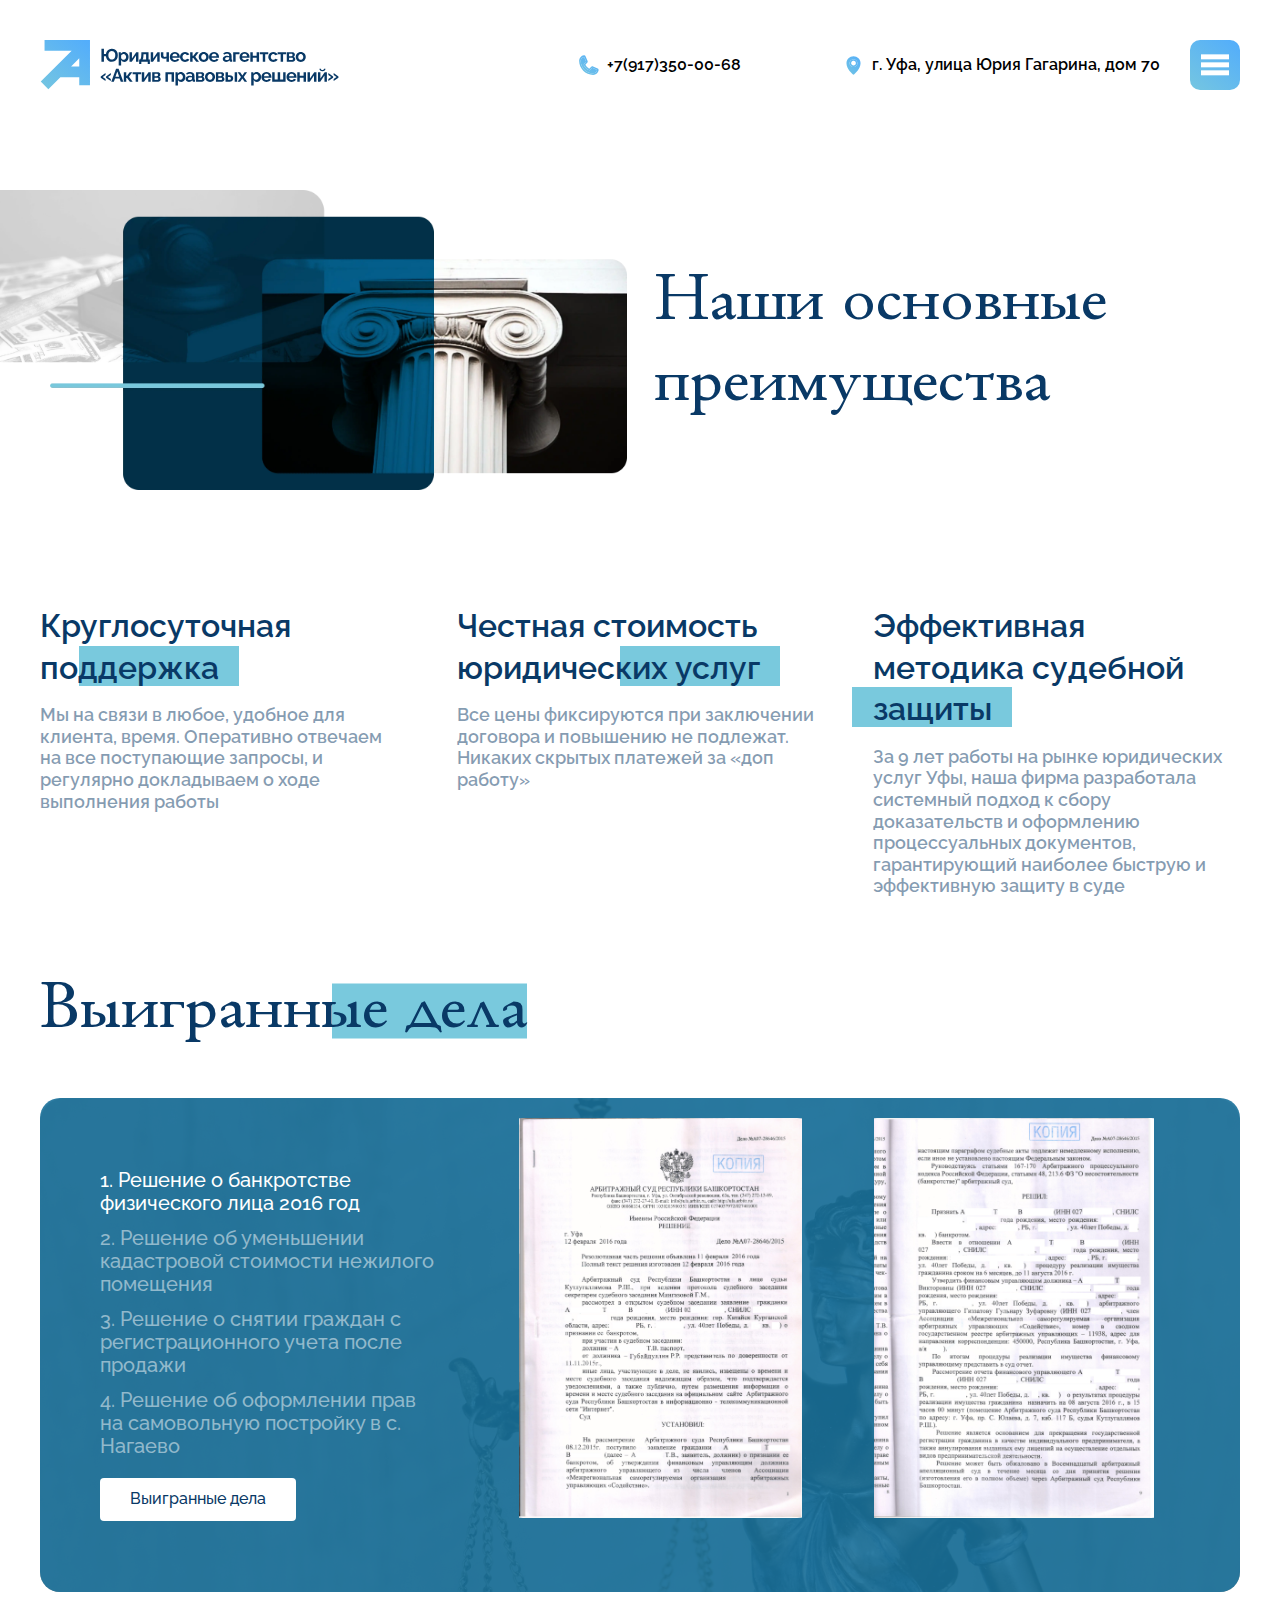
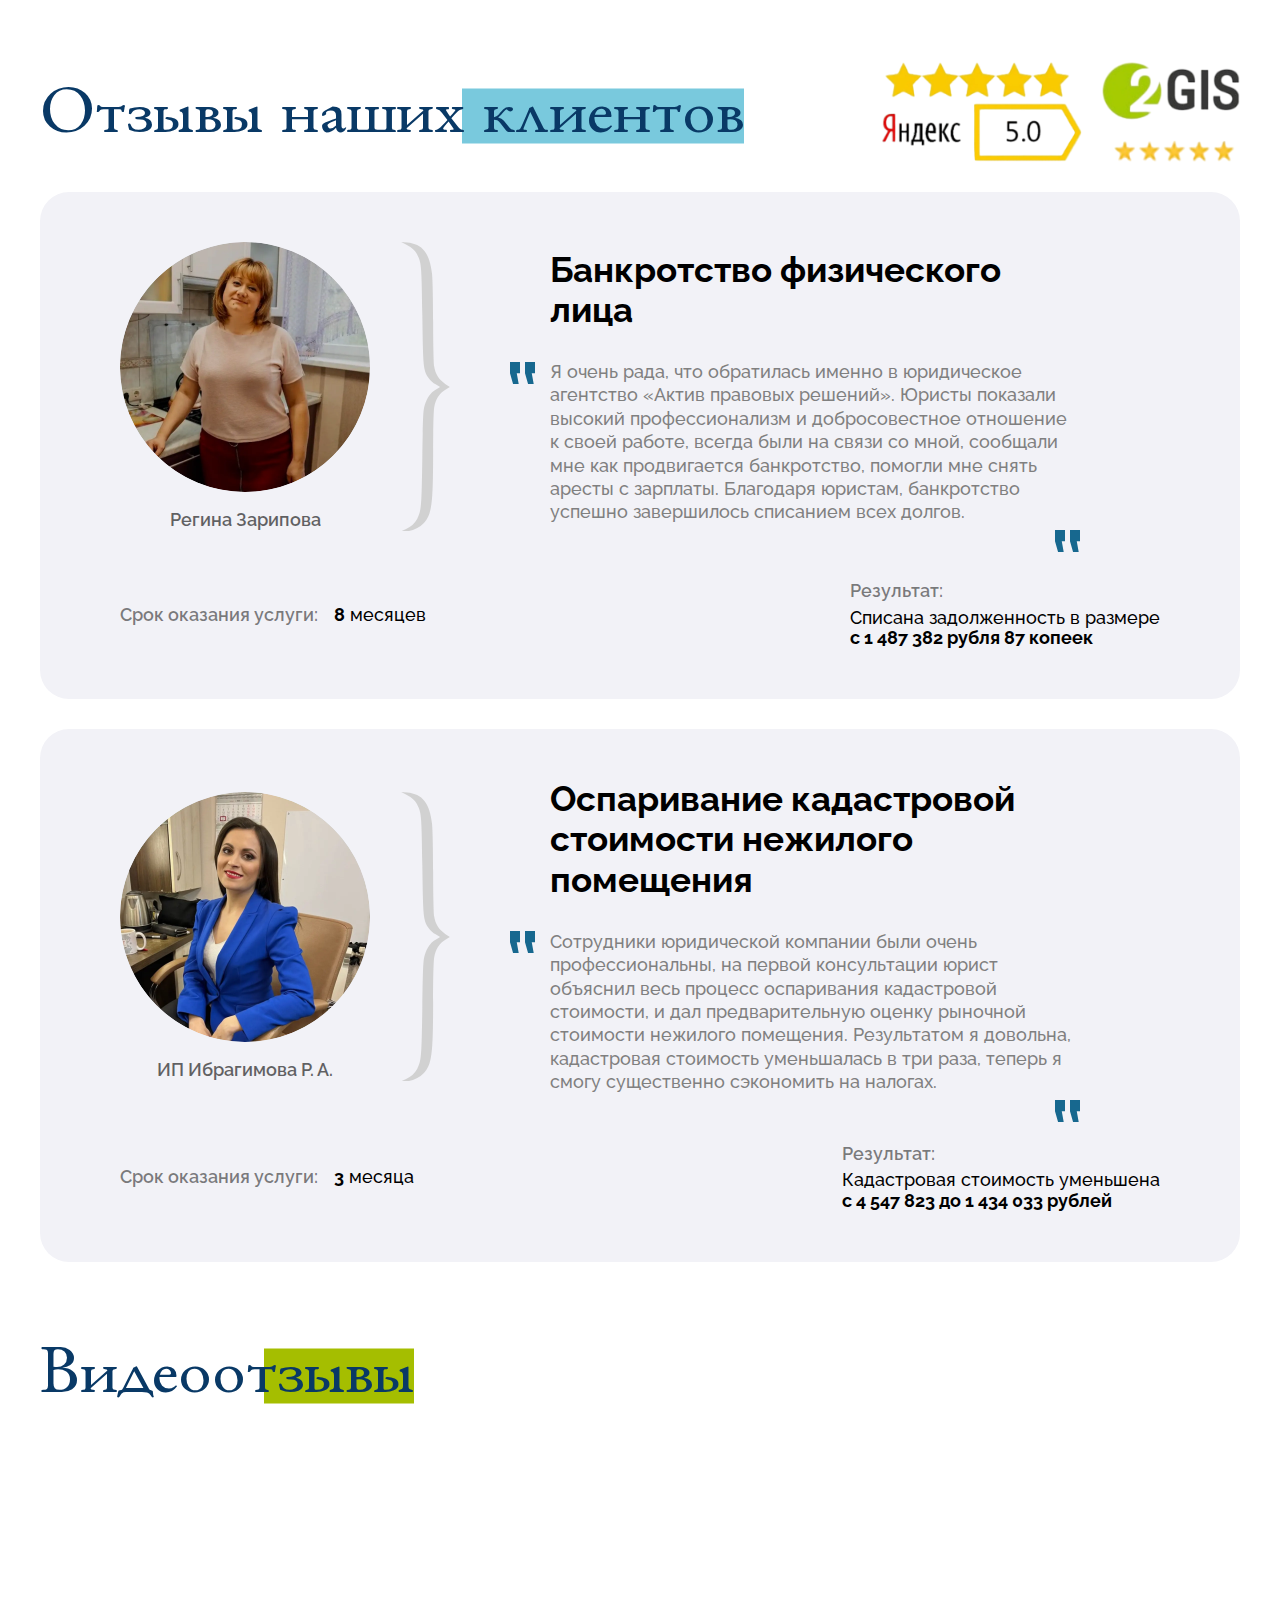
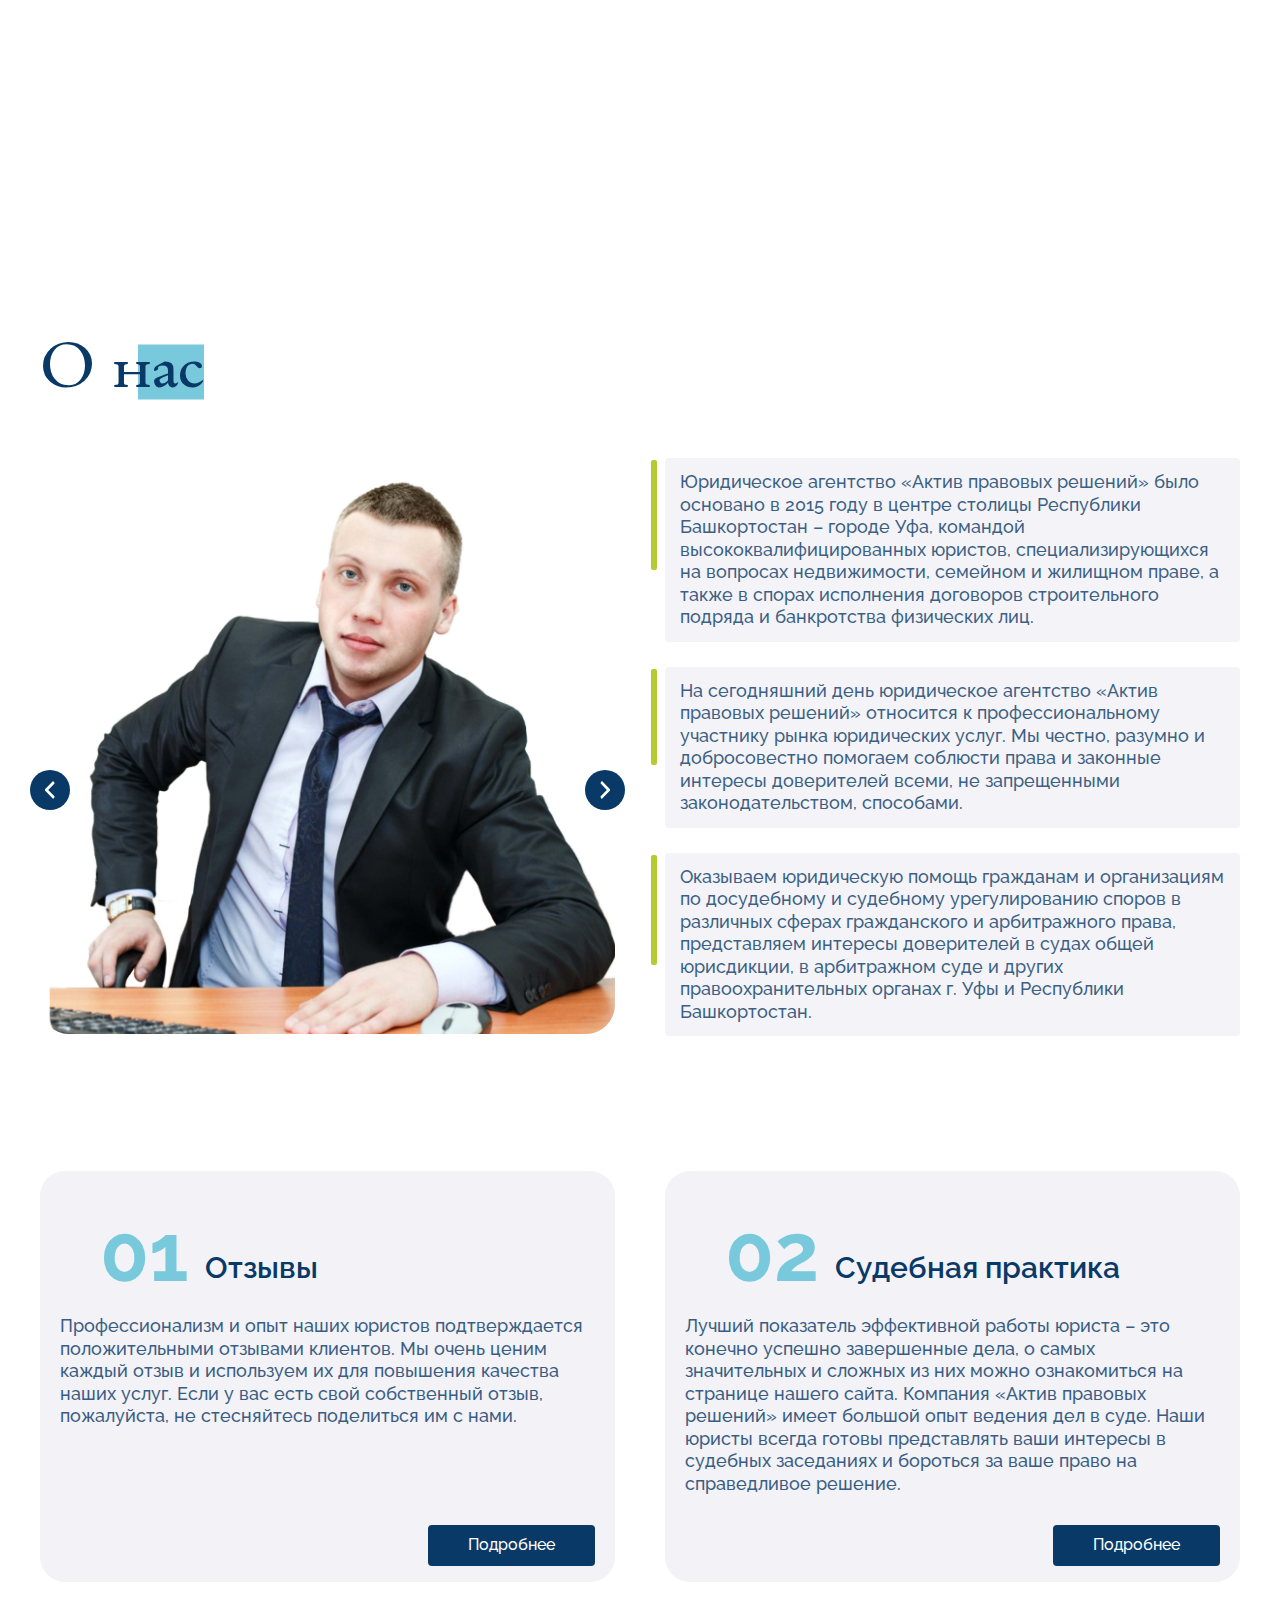
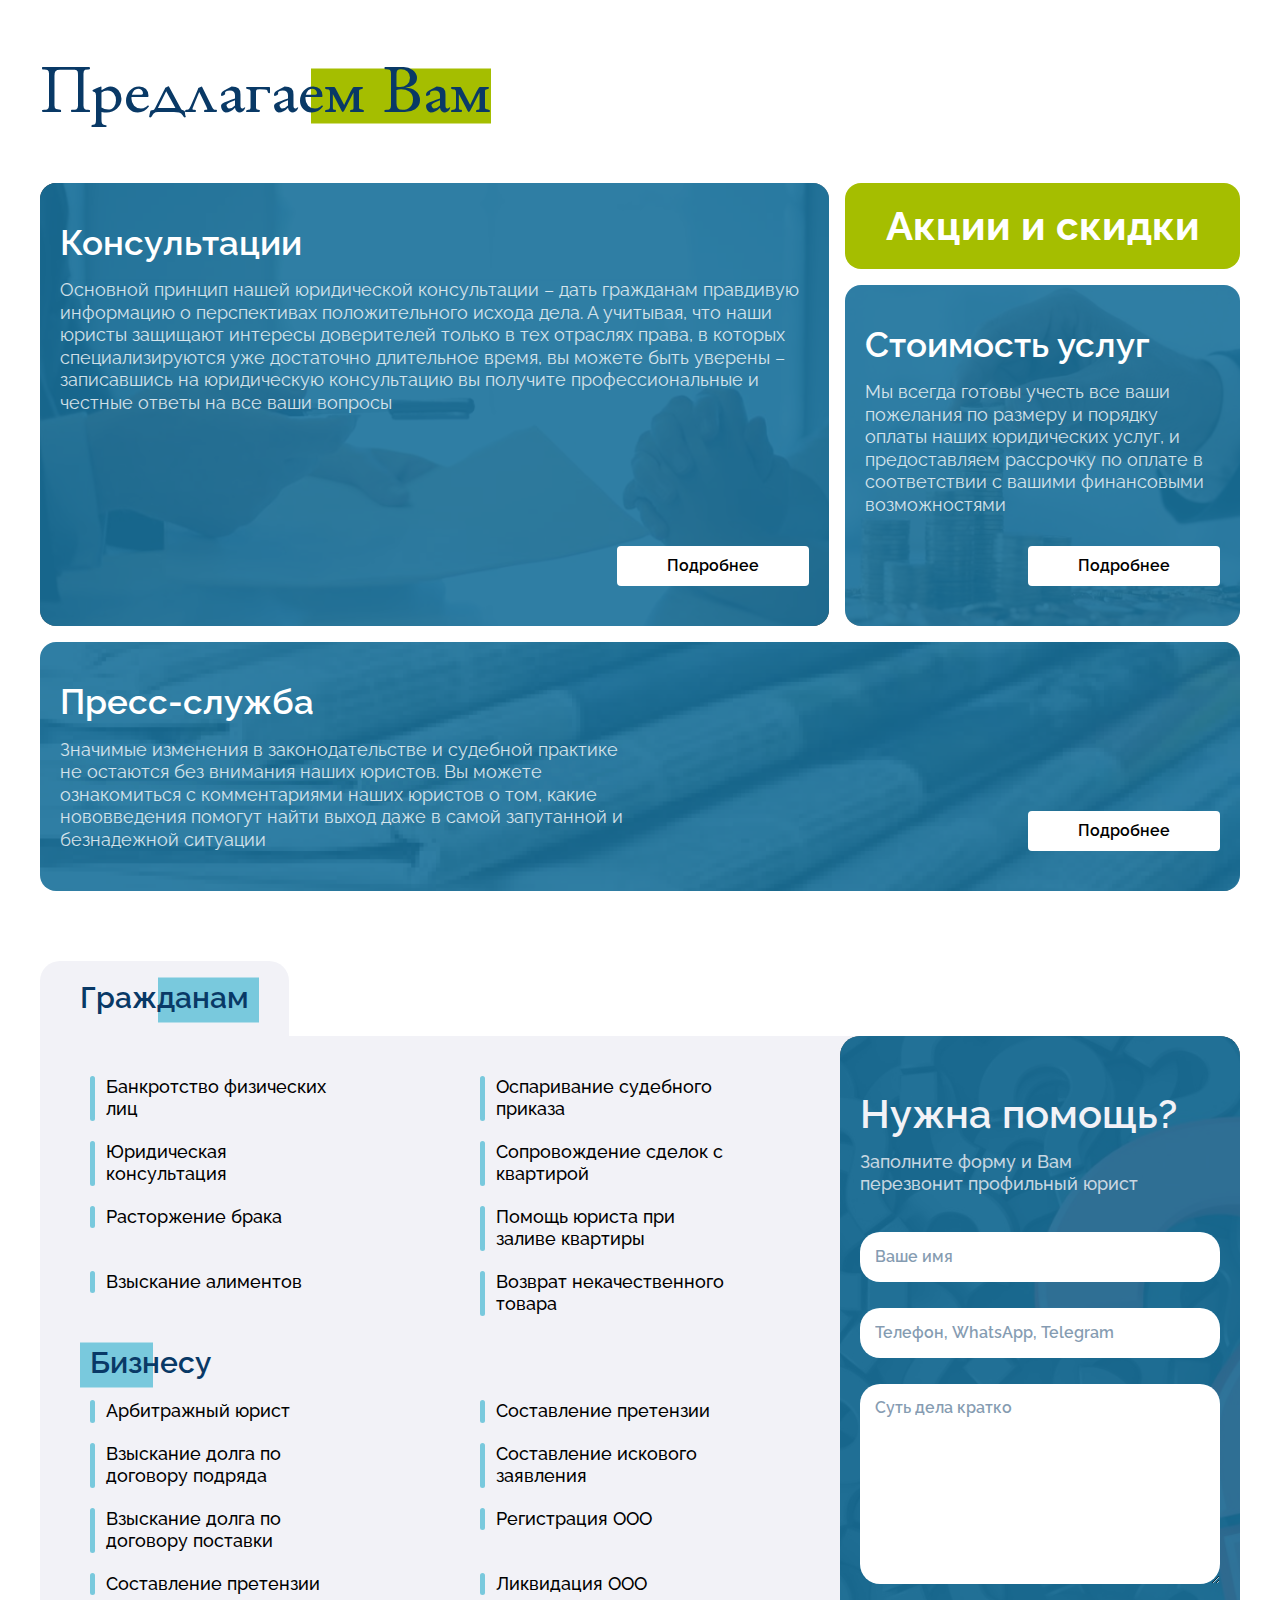
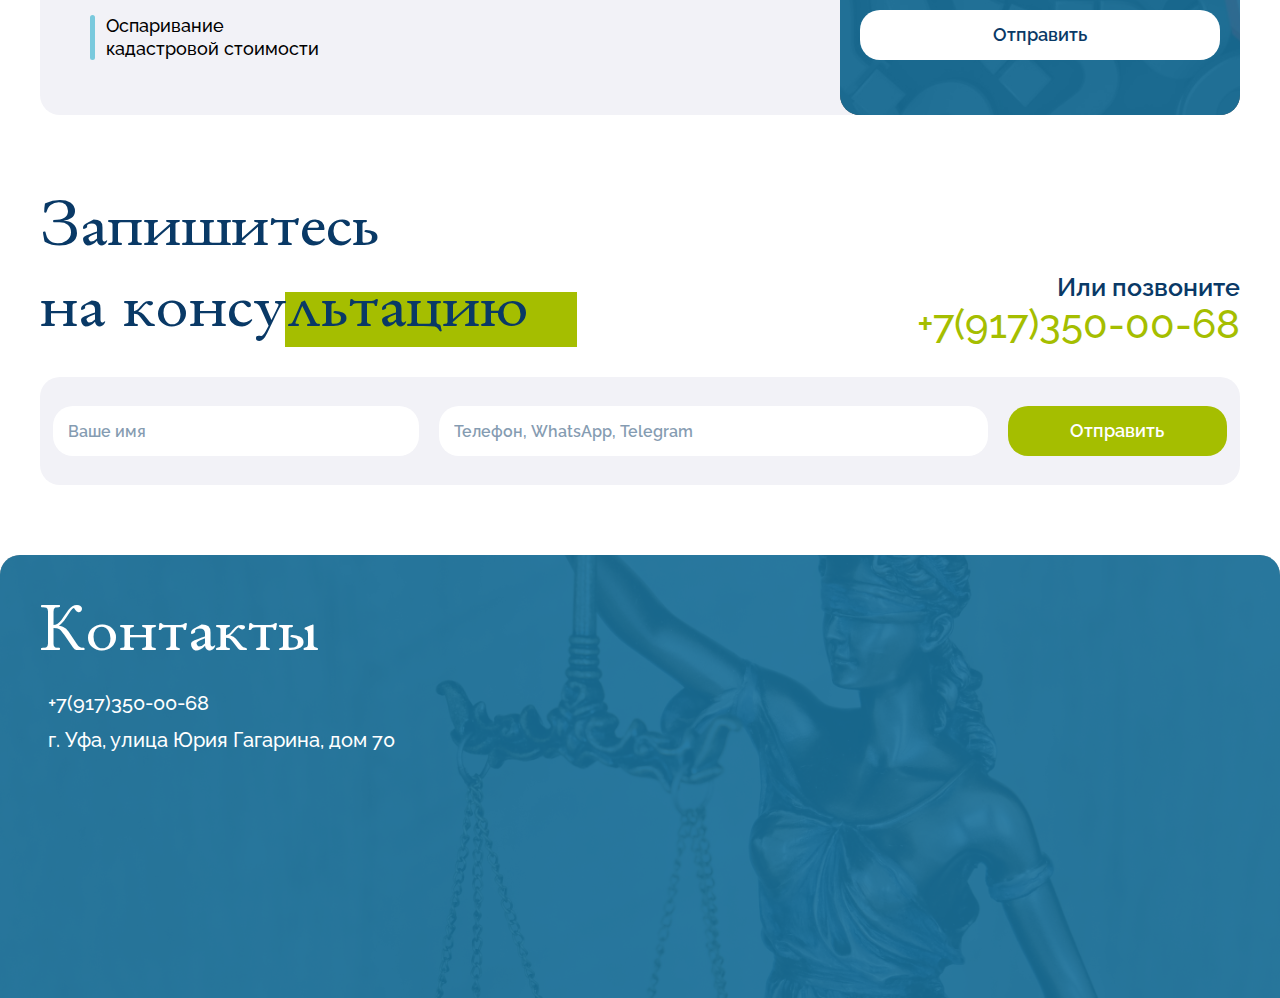
<file: index.html>
<!DOCTYPE html>
<html lang="en">
    <head>
        <meta charset="UTF-8" />
        <meta name="viewport" content="width=device-width, initial-scale=1.0" />
        <link rel="stylesheet" href="css/fancybox.css">
        <link rel="stylesheet" href="css/style.css" />
        <link rel="shortcut icon" href="images/mini-logo.svg" type="image/x-icon">
        <title>Юридическое агентство «Актив правовых решений»</title>
    </head>
    <body>
        <!-- === HEADER === -->
        <header class="header">
            <div class="container">
                <div class="header__inner">
                    <a class="header__logo" href="/">
                        <img src="images/logo.svg" loading="lazy" alt="logo">
                    </a>

                    <div class="header__middle">
                        <a class="header__box" href="tel:+79173500068">
                            <img src="images/phone-icon.svg" loading="lazy" alt="header icon">
                            +7(917)350-00-68
                        </a>
    
                        <div class="header__box">
                            <img src="images/location-icon.svg" loading="lazy" alt="header icon">
                            г. Уфа, улица Юрия Гагарина, дом 70
                        </div>
                    </div>

                    <div class="header__btn">
                        <img src="images/menu-btn.svg" loading="lazy" alt="header btn">
                    </div>
                </div>
            </div>

            <div class="header-modal">
                <div class="container">
                    <div class="header-modal__links">
                        <a class="header__box" href="tel:+79173500068">
                            <img src="images/phone-icon.svg" loading="lazy" alt="header icon">
                            +7(917)350-00-68
                        </a>
    
                        <div class="header__box">
                            <img src="images/location-icon.svg" loading="lazy" alt="header icon">
                            г. Уфа, улица Юрия Гагарина, дом 70
                        </div>
                    </div>
                    <ul class="header-modal__list">
                        <li><a href="/">Главная</a></li>
                        <li><a href="news.html">Новости</a></li>
                        <li>
                            <a class="header-modal__dropdown" href="services.html">Юридические услуги 
                                <img class="header-modal__trigger" src="images/chevron-down.svg" loading="lazy" alt="chevron img">
                            </a>
                            <ul class="header-modal__lists">
                                <li>
                                    
                                    <a class="header-modal__dropdowns" href="#">Арбитражные споры <img src="images/chevron-down.svg" loading="lazy" alt="chevron img"></a>
                                    <ul class="header-modal__listss">
                                        <li><a href="#">Арбитражный юрист и адвокат в Уфе</a></li>
                                        <li><a href="#">Взыскание задолженности по договору поставки</a></li>
                                        <li><a href="#">Взыскание задолженности по договору подряда</a></li>
                                        <li><a href="#">Взыскание задолженности по договору купли-продажи</a></li>
                                        <li><a href="#">Взыскание задолженности по договору аренды</a></li>
                                        <li><a href="#">Взыскание задолженности по договору</a></li>
                                        <li><a href="#">Корпоративные споры</a></li>
                                        <li><a href="#">Регистрация ООО</a></li>
                                        <li><a href="#">Ликвидация ООО</a></li>
                                        <li><a href="#">Внесений изменений в ООО</a></li>
                                    </ul>
                                </li>
                                <li>
                                    
                                    <a class="header-modal__dropdowns" href="#">Банкротство физических лиц <img src="images/chevron-down.svg" loading="lazy" alt="chevron img"></a>
                                    <ul class="header-modal__listss">
                                        <li><a href="#">Банкротство физических лиц в Уфе</a></li>
                                        <li><a href="#">Бесплатная консультация по банкротству физических лиц</a></li>
                                        <li><a href="#">Консультация юриста по банкротству физических лиц</a></li>
                                        <li><a href="#">Банкротство физических лиц дистанционная работа</a></li>
                                        <li><a href="#">Как списать долги по кредитам</a></li>
                                        <li><a href="#">Банкротство через МФЦ</a></li>
                                        <li><a href="#">Банкротство для пенсионеров</a></li>
                                        <li><a href="#">Отмена судебного приказа (решения суда) при банкротстве</a></li>
                                        <li><a href="#">Какое имущество не продается при банкротстве</a></li>
                                        <li><a href="#">Прекращение исполнительного производства при банкротстве</a></li>
                                        <li><a href="#">Снятие запрета на выезд за границу</a></li>
                                    </ul>
                                </li>
                                <li>
                                    
                                    <a class="header-modal__dropdowns" href="#">Представление интересов в суде <img src="images/chevron-down.svg" loading="lazy" alt="chevron img"></a>
                                    <ul class="header-modal__listss">
                                        <li><a href="#">Услуги юриста по представление интересов в суде</a></li>
                                        <li><a href="#">Составление претензии</a></li>
                                        <li><a href="#">Составление искового заявления</a></li>
                                        <li><a href="#">Составление возражения на исковое заявление</a></li>
                                        <li><a href="#">Составление отзыва на исковое заявление</a></li>
                                        <li><a href="#">Составление апелляционной жалобы</a></li>
                                        <li><a href="#">Составление кассационной жалобы</a></li>
                                        <li><a href="#">Отмена судебного приказа</a></li>
                                        <li><a href="#">Восстановление пропущенного срока в суде</a></li>
                                        <li><a href="#">Сопровождение исполнительного производства</a></li>
                                    </ul>
                                </li>
                                <li>
                                    
                                    <a class="header-modal__dropdowns" href="#">Семейные споры <img src="images/chevron-down.svg" loading="lazy" alt="chevron img"></a>
                                    <ul class="header-modal__listss">
                                        <li><a href="#">Юрист по семейным делам</a></li>
                                        <li><a href="#">Консультация юриста по семейным вопросам</a></li>
                                        <li><a href="#">Расторжение брака в суде</a></li>
                                        <li><a href="#">Взыскание алиментов на детей</a></li>
                                        <li><a href="#">Взыскание алиментов в твердой денежной сумме</a></li>
                                        <li><a href="#">Взыскание алиментов в процентах от заработка</a></li>
                                        <li><a href="#">Уменьшение размера алиментов</a></li>
                                        <li><a href="#">Увеличение размера алиментов</a></li>
                                        <li><a href="#">Установление отцовства</a></li>
                                        <li><a href="#">Оспаривание отцовства</a></li>
                                        <li><a href="#">Выселение из квартиры бывшего супруга</a></li>
                                        <li><a href="#">Снятие с регистрации бывшего супруга</a></li>
                                        <li><a href="#">Определение места жительства ребенка</a></li>
                                        <li><a href="#">Лишение родительских прав</a></li>
                                        <li><a href="#">Раздел имущества супругов</a></li>
                                        <li><a href="#">Раздел ипотечной квартиры супругов</a></li>
                                    </ul>
                                </li>
                                <li>
                                    
                                    <a class="header-modal__dropdowns" href="#">Жилищные споры <img src="images/chevron-down.svg" loading="lazy" alt="chevron img"></a>
                                    <ul class="header-modal__listss">
                                        <li><a href="#">Жилищный юрист</a></li>
                                        <li><a href="#">Консультация юриста по жилищным вопросам</a></li>
                                        <li><a href="#">Сопровождение сделок с недвижимостью</a></li>
                                        <li><a href="#">Снятие с регистрационного учета (прописки)</a></li>
                                        <li><a href="#">Выселение из квартиры</a></li>
                                        <li><a href="#">Определение порядка пользования квартирой</a></li>
                                        <li><a href="#">Признание сделки недействительной</a></li>
                                        <li><a href="#">Продажа незначительной доли</a></li>
                                        <li><a href="#">Признание права собственности на дом</a></li>
                                        <li><a href="#">Затопление квартиры</a></li>
                                        <li><a href="#">Юристы по ДДУ</a></li>
                                    </ul>
                                </li>
                                <li>
                                    
                                    <a class="header-modal__dropdowns" href="#">Земельные споры <img src="images/chevron-down.svg" loading="lazy" alt="chevron img"></a>
                                    <ul class="header-modal__listss">
                                        <li><a href="#">Земельный юрист</a></li>
                                        <li><a href="#">Приватизация земельного участка</a></li>
                                        <li><a href="#">Оформление СНТ</a></li>
                                    </ul>
                                </li>
                                <li>
                                    <a class="header-modal__dropdowns" href="#">Наследственные споры <img src="images/chevron-down.svg" loading="lazy" alt="chevron img"></a>
                                    <ul class="header-modal__listss">
                                        <li><a href="#">Юрист по наследству</a></li>
                                        <li><a href="#">Консультация юриста по наследству</a></li>
                                        <li><a href="#">Фактическое принятие наследства в суде</a></li>
                                        <li><a href="#">Восстановление срока принятия наследства</a></li>
                                        <li><a href="#">Установление факта родственных отношений</a></li>
                                    </ul>
                                </li>
                                <li>
                                    
                                    <a class="header-modal__dropdowns" href="#">Трудовые споры <img src="images/chevron-down.svg" loading="lazy" alt="chevron img"></a>
                                    <ul class="header-modal__listss">
                                        <li><a href="#">Трудовой юрист</a></li>
                                        <li><a href="#">Взыскание задолженности по зарплате</a></li>
                                        <li><a href="#">Обжалование увольнения</a></li>
                                    </ul>
                                </li>
                                <li>
                                    
                                    <a class="header-modal__dropdowns" href="#">Уменьшение кадастровой стоимости <img src="images/chevron-down.svg" loading="lazy" alt="chevron img"></a>
                                    <ul class="header-modal__listss">
                                        <li><a href="#">Оспаривание кадастровой стоимости здания</a></li>
                                        <li><a href="#">Оспаривание кадастровой стоимости помещения</a></li>
                                        <li><a href="#">Оспаривание кадастровой стоимости земельного участка</a></li>
                                    </ul>
                                </li>
                                <li>
                                    
                                    <a class="header-modal__dropdowns" href="#">Защита прав потребителей <img src="images/chevron-down.svg" loading="lazy" alt="chevron img"></a>
                                    <ul class="header-modal__listss">
                                        <li><a href="#">Ремонт или возврат некачественного товара</a></li>
                                        <li><a href="#">Некачественно выполненные работы</a></li>
                                        <li><a href="#">Возврат страховок</a></li>
                                    </ul>
                                </li>
                                <li>
                                    
                                    <a class="header-modal__dropdowns" href="#">Составление договоров <img src="images/chevron-down.svg" loading="lazy" alt="chevron img"></a>
                                    <ul class="header-modal__listss">
                                        <li><a href="#">Составление договора купли-продажи</a></li>
                                        <li><a href="#">Составление договора подряда</a></li>
                                        <li><a href="#">Составление договора аренды</a></li>
                                    </ul>
                                </li>
                            </ul>
                        </li>
                        <li><a href="reviews.html">Отзывы клиентов</a></li>
                        <li><a href="pricing.html">Стоимость услуг</a></li>
                        <li><a href="discounts.html">Акции</a></li>
                        <li><a href="won.html">Выигранные дела</a></li>
                        <li><a href="about.html">О нас</a></li>
                        <li><a href="contact.html">Контакты</a></li>
                    </ul>
                </div>
            </div>
        </header>


        <!-- === MAIN === -->
        <section class="main">
            <div class="main__inner">
                <img class="main__img" src="images/main-img.webp" loading="lazy" alt="main img">
    
                <div class="main__info">
                    <h2 class="title title_blank">Наши основные <br>
                        преимущества</h2>
                </div>
            </div>

            <div class="container">
                <div class="main__content">
                    <div class="main__box">
                        <h3 class="main__title">Круглосуточная поддержка</h3>
                        <p class="main__text">Мы на связи в любое, удобное
                            для клиента, время. Оперативно отвечаем на все поступающие запросы, и регулярно докладываем
                            о ходе выполнения работы</p>
                    </div>

                    <div class="main__box">
                        <h3 class="main__title">Честная стоимость юридических услуг</h3>
                        <p class="main__text">Все цены фиксируются
                            при заключении договора
                            и повышению не подлежат. Никаких скрытых платежей за «доп работу»</p>
                    </div>

                    <div class="main__box">
                        <h3 class="main__title">Эффективная методика судебной защиты</h3>
                        <p class="main__text">За 9 лет работы на рынке юридических услуг Уфы, наша фирма разработала системный подход к сбору доказательств и оформлению процессуальных документов, гарантирующий наиболее быструю и эффективную защиту
                            в суде</p>
                    </div>
                </div>
            </div>
        </section>


        <div class="container">
            <!-- === WON === -->
           <section class="won space">
            <h2 class="title">Выигранные дела</h2>
               <div class="won__inner">
                    <div class="won__left">
                        <div class="won__tabs">
                            <div class="won__tab active">1. Решение о банкротстве физического лица 2016 год </div>
                            <div class="won__tab">2. Решение об уменьшении кадастровой стоимости нежилого помещения</div>
                            <div class="won__tab">3. Решение о снятии граждан с регистрационного учета после продажи </div>
                            <div class="won__tab">4. Решение об оформлении прав на самовольную постройку в с. Нагаево</div>
                        </div>

                        <a class="won__btn" href="won.html">Выигранные дела</a>
                    </div>

                    <div class="won__contents">
                       <div class="won__wrapper active">
                         <div class="won__content">
                             <div class="won__slider" id="wonSlider1">
                                <a class="won__item" data-fancybox="won-slider-1" href="images/won-1.jpg">
                                    <img src="images/won-1.jpg" alt="won img">
                                </a>
                                <a class="won__item" data-fancybox="won-slider-1" href="images/won1-2.jpg">
                                    <img src="images/won1-2.jpg" alt="won img">
                                </a>
                            </div>
                        </div>
                       </div>
                        <div class="won__wrapper">
                            <div class="won__content">
                                <div class="won__slider" id="wonSlider2">
                                    <a class="won__item" data-fancybox="won-slider-2" href="images/won-2-1.jpg">
                                        <img src="images/won-2-1.jpg" alt="won img">
                                    </a>
                                    <a class="won__item" data-fancybox="won-slider-2" href="images/won-2-2.jpg">
                                        <img src="images/won-2-2.jpg" alt="won img">
                                    </a>
                                </div>
                            </div>
                        </div>
                        <div class="won__wrapper">
                            <div class="won__content">
                                <div class="won__slider" id="wonSlider3">
                                    <a class="won__item" data-fancybox="won-slider-3" href="images/won-3-1.jpg">
                                        <img src="images/won-3-1.jpg" alt="won img">
                                    </a>
                                    <a class="won__item" data-fancybox="won-slider-3" href="images/won-3-2.jpg">
                                        <img src="images/won-3-2.jpg" alt="won img">
                                    </a>
                                    <a class="won__item" data-fancybox="won-slider-3" href="images/won-3-3.jpg">
                                        <img src="images/won-3-3.jpg" alt="won img">
                                    </a>
                                    <a class="won__item" data-fancybox="won-slider-3" href="images/won-3-4.jpg">
                                        <img src="images/won-3-4.jpg" alt="won img">
                                    </a>
                                </div>
                            </div>
                        </div>
                        <div class="won__wrapper">
                            <div class="won__content">
                            <div class="won__slider" id="wonSlider4">
                                <a class="won__item" data-fancybox="won-slider-4" href="images/won-4-1.jpg">
                                    <img src="images/won-4-1.jpg" alt="won img">
                                </a>
                                <a class="won__item" data-fancybox="won-slider-4" href="images/won-4-2.jpg">
                                    <img src="images/won-4-2.jpg" alt="won img">
                                </a>
                            </div>
                        </div>
                        </div>

                        
                    </div>
               </div>
           </section>

           <!-- === REVIEW === -->
           <section class="review space">
               <div class="review__head">
                   <h2 class="title ">Отзывы наших клиентов</h2>
                    <div class="review__images">
                        <img src="images/yandex.webp" loading="lazy" alt="review img">
                        <img src="images/2gis.webp" loading="lazy" alt="review img">
                    </div>
               </div>
                <div class="review__box">
                   <div class="review__main">
                        <div class="review__view">
                            <div class="review__profile">
                                <img class="review__avi" src="images/review-1.webp" loading="lazy" alt="review img">
                                <div class="review__name">Регина Зарипова</div>
                            </div>
                            
                        </div>
                        <div class="review__content">
                            <h3 class="review__title">Банкротство физического лица</h3>
                            <p class="review__text">Я очень рада, что обратилась именно в юридическое агентство «Актив правовых решений». Юристы показали высокий профессионализм и добросовестное отношение к своей работе, всегда были на связи со мной, сообщали мне как продвигается банкротство, помогли мне снять аресты с зарплаты. Благодаря юристам, банкротство успешно завершилось списанием всех долгов.</p>
                        </div>
                   </div>

                    <div class="review__bottom">
                        <div class="review__left">
                            <div class="review__data">Срок оказания услуги:</div>
                            <div class="review__date"><span>8</span> месяцев</div>
                        </div>

                        <div class="review__right">
                            <div class="review__data">Результат:</div>
                            <div class="review__date">
                                Списана задолженность в размере 
                                <div class="review__bold">с 1 487 382 рубля 87 копеек</div></div>
                        </div>
                    </div>
                </div>

                <div class="review__box">
                    <div class="review__main">
                         <div class="review__view">
                             <div class="review__profile">
                                 <img class="review__avi" src="images/review-2.webp" loading="lazy" alt="review img">
                                 <div class="review__name">ИП Ибрагимова Р. А.</div>
                             </div>
                             
                         </div>
                         <div class="review__content">
                             <h3 class="review__title">Оспаривание кадастровой стоимости нежилого помещения</h3>
                             <p class="review__text">Сотрудники юридической компании были очень профессиональны, на первой консультации юрист объяснил весь процесс оспаривания кадастровой стоимости, и дал предварительную оценку рыночной стоимости нежилого помещения. Результатом я довольна, кадастровая стоимость уменьшалась в три раза, теперь я смогу существенно сэкономить на налогах.</p>
                         </div>
                    </div>
 
                     <div class="review__bottom">
                         <div class="review__left">
                             <div class="review__data">Срок оказания услуги:</div>
                             <div class="review__date"><span>3</span> месяца</div>
                         </div>
 
                         <div class="review__right">
                             <div class="review__data">Результат:</div>
                             <div class="review__date">
                                Кадастровая стоимость уменьшена 
                                 <div class="review__bold">с 4 547 823 до 1 434 033 рублей</div></div>
                         </div>
                     </div>
                 </div>
           </section>
   
           <!-- === VIDEO-REVIEW  === -->
           <section class="video-review space">
                <h2 class="title title_green">Видеоотзывы</h2>
                <div class="video-review__inner">
                    <div class="video-review__item">
                        <iframe src="https://www.youtube.com/embed/yZQgrOm2HXM" title="Отзыв о юристах &quot;Актив правовых решений&quot; по банкротству физических лиц в Уфе" frameborder="0" allow="accelerometer; autoplay; clipboard-write; encrypted-media; gyroscope; picture-in-picture; web-share" allowfullscreen></iframe>
                    </div>

                    <div class="video-review__item">
                       <iframe src="https://www.youtube.com/embed/bhUqe-la6CI" title="Банкротство физических лиц Уфа отзыв Актив правовых решений" frameborder="0" allow="accelerometer; autoplay; clipboard-write; encrypted-media; gyroscope; picture-in-picture; web-share" allowfullscreen></iframe>
                    </div>
                </div>
           </section> 
   
           <!-- === ABOUT === -->
           <section class="about space">
               <h2 class="title">О нас</h2>
               <div class="about__inner">
                    <div class="about__view">
                        <img src="images/about-person.jpg" loading="lazy" alt="about img">
                        <img src="images/about-1.jpg" loading="lazy" alt="about img">
                        <img src="images/about-2.jpg" loading="lazy" alt="about img">
                    </div>

                    <div class="about__info">
                        <div class="about__blok">
                            Юридическое агентство «Актив правовых решений» было основано в 2015 году в центре столицы Республики Башкортостан – городе Уфа, командой высококвалифицированных юристов, специализирующихся на вопросах недвижимости, семейном и жилищном праве, а также в спорах исполнения договоров строительного подряда и банкротства физических лиц. 
                        </div>
                        <div class="about__blok">
                            На сегодняшний день юридическое агентство «Актив правовых решений» относится к профессиональному участнику рынка юридических услуг.
                            Мы честно, разумно и добросовестно помогаем соблюсти права и законные интересы доверителей всеми, не запрещенными законодательством, способами.
                        </div>
                        <div class="about__blok">
                            Оказываем юридическую помощь гражданам и организациям
                            по досудебному и судебному урегулированию споров в различных сферах гражданского и арбитражного права, представляем интересы доверителей
                            в судах общей юрисдикции, в арбитражном суде и других правоохранительных органах г. Уфы и Республики Башкортостан.
                        </div>
                    </div>
               </div>

               <div class="about__boxes">
                    <div class="about__box">
                        <h3 class="about__title">
                            <img src="images/about-mini.webp" loading="lazy" alt="about icon">
                            <div class="about__num">01</div>
                            Отзывы
                        </h3>

                        <p class="about__text">
                            Профессионализм и опыт наших юристов подтверждается положительными отзывами клиентов. Мы очень ценим каждый отзыв
                            и используем их для повышения качества наших услуг. Если у вас есть свой собственный отзыв, пожалуйста, не стесняйтесь поделиться им с нами.
                        </p>

                        <a class="about__btn" href="reviews.html">Подробнее</a>
                    </div>

                    <div class="about__box">
                        <h3 class="about__title">
                            <img src="images/about-mini.webp" loading="lazy" alt="about icon">
                            <div class="about__num">02</div>
                            Судебная практика
                        </h3>

                        <p class="about__text">
                            Лучший показатель эффективной работы юриста – это конечно успешно завершенные дела, о самых значительных и сложных из них можно ознакомиться на странице нашего сайта. Компания «Актив правовых решений» имеет большой опыт ведения дел в суде. Наши юристы всегда готовы представлять ваши интересы в судебных заседаниях
                            и бороться за ваше право на справедливое решение.
                        </p>

                        <a class="about__btn" href="won.html">Подробнее</a>
                    </div>
               </div>
           </section> 

            <!-- === SUGGEST === -->
            <section class="suggest space">
                <h2 class="title title_green">Предлагаем Вам</h2>

                <div class="suggest__inner">
                    <div class="suggest__box" style="background-image: url(images/suggest-1.png);">
                        <h3 class="suggest__title">Консультации</h3>
                        <p class="suggest__text">
                            Основной принцип нашей юридической консультации – дать гражданам правдивую информацию о перспективах положительного исхода дела. А учитывая, что наши юристы защищают интересы доверителей только в тех отраслях права,
                            в которых специализируются уже достаточно длительное время, вы можете быть уверены – записавшись на юридическую консультацию вы получите профессиональные
                            и честные ответы на все ваши вопросы
                        </p>
                        <a class="suggest__link" href="services.html">Подробнее</a>
                    </div>

                    <div class="suggest__right">
                        <a class="suggest__head" href="discounts.html">Акции и скидки</a>
                        <div class="suggest__box" style="background-image: url(images/suggest-2.png);">
                            <h3 class="suggest__title">Стоимость услуг</h3>
                            <p class="suggest__text">
                                Мы всегда готовы учесть все ваши пожелания по размеру и порядку оплаты наших юридических услуг, и предоставляем рассрочку по оплате в соответствии с вашими финансовыми возможностями
                            </p>
                            <a class="suggest__link" href="pricing.html">Подробнее</a>
                        </div>
                    </div>
                </div>

                <div class="suggest__box" style="background-image: url(images/suggest-3.png);">
                    <h3 class="suggest__title">Пресс-служба</h3>
                    <div class="suggest__bottom">
                        <p class="suggest__text">
                            Значимые изменения в законодательстве и судебной практике не остаются без внимания наших юристов. Вы можете ознакомиться с комментариями наших юристов о том, какие нововведения помогут найти выход даже
    в самой запутанной и безнадежной ситуации
                        </p>
                        <a class="suggest__link" href="news.html">Подробнее</a>
                    </div>
                </div>
            </section> 

             <!-- === HELP === -->
            <section class="help space">
                <div class="help__tab">
                    <h3 class="help__title help__title_end"><span>Гражданам</span></h3>
                </div>

                <div class="help__inner">
                    <div class="help__content">
                        <ul class="help__list">
                            <li class="help__li">Банкротство
                                физических лиц</li>
                            <li class="help__li">Оспаривание
                                судебного приказа</li>
                            <li class="help__li">Юридическая
                                консультация</li>
                            <li class="help__li">Сопровождение
                                сделок с квартирой</li>
                            <li class="help__li">Расторжение
                                брака</li>
                            <li class="help__li">Помощь юриста
                                при заливе квартиры</li>
                            <li class="help__li">Взыскание
                                алиментов</li>
                            <li class="help__li">Возврат
                                некачественного товара</li>
                        </ul>

                        <div class="help__wrapper">
                            <h3 class="help__title help__title_start"><span>Бизнесу</span></h3>
                            <ul class="help__list">
                                <li class="help__li">Арбитражный
                                    юрист</li>
                                <li class="help__li">Составление претензии</li>
                                <li class="help__li">Взыскание долга
                                    по договору подряда</li>
                                <li class="help__li">Составление искового
                                    заявления</li>
                                <li class="help__li">Взыскание долга
                                    по договору поставки</li>
                                <li class="help__li">Регистрация ООО</li>
                                <li class="help__li">Составление
                                    претензии</li>
                                <li class="help__li">Ликвидация ООО</li>
                                <li class="help__li">Оспаривание
                                    кадастровой стоимости</li>
                            </ul>
                        </div>
                    </div>
                    <form class="help__form" style="background-image: url(images/help-bg.png);">
                        <h3 class="help__heading">Нужна помощь?</h3>
                        <div class="help__details">Заполните форму и Вам <br>
                            перезвонит профильный юрист</div>
                        <div class="help__forming">
                            <input type="text" name="fullname" placeholder="Ваше имя">
                            <input type="text" name="contact" placeholder="Телефон, WhatsApp, Telegram">
                            <textarea name="work-details" placeholder="Суть дела кратко"></textarea>
                            <button class="help__btn" type="submit">Отправить</button>
                        </div>
                    </form>
                </div>
            </section> 

            <!-- === WRITE-OFF === -->
            <section class="write-off space">
                <div class="write-off__head">
                    <h2 class="title write-off__title title_green">Запишитесь <br>
                        на консультацию</h2>

                    <div class="write-off__call">
                        <div class="write-off__callme">Или позвоните</div>
                        <a class="write-off__phone" href="tel:+79173500068">+7(917)350-00-68</a>
                    </div>
                </div>

                <div class="write-off__form">
                    <input type="text" name="fullname" placeholder="Ваше имя">
                    <input type="text" name="contact" placeholder="Телефон, WhatsApp, Telegram">
                    <button class="write-off__btn">Отправить</button>
                </div>
            </section> 
        </div>



        <!-- === FOOTER === -->
        <footer class="footer space" style="background-image: url(images/contact-bg.png);">
            <div class="container">
                <div class="footer__head">
                    <h2 class="title title_blank">Контакты</h2>

                    <img class="footer__logo" src="images/logo-white.svg" loading="lazy" alt="footer logo">
                </div>

                <div class="footer__contact">
                    <a class="footer__line" href="tel:+79173500068">
                        <img src="images/contact-phone.svg" loading="lazy" alt="footer icon">
                        +7(917)350-00-68
                    </a>

                    <div class="footer__line">
                        <img src="images/contact-location.svg" loading="lazy" alt="footer icon">
                        г. Уфа, улица Юрия Гагарина, дом 70
                    </div>
                </div>

                <div class="footer__inner">
                    <div class="footer__map">
                        <iframe src="https://www.google.com/maps/embed?pb=!1m18!1m12!1m3!1d2301.1851670042524!2d56.07356107677071!3d54.77671197273855!2m3!1f0!2f0!3f0!3m2!1i1024!2i768!4f13.1!3m3!1m2!1s0x43d93838d9cc1f19%3A0x9a540d93a8fe89b2!2z0YPQuy4g0K7RgNC40Y8g0JPQsNCz0LDRgNC40L3QsCwgNzAsINCj0YTQsCwg0KDQtdGB0L8uINCR0LDRiNC60L7RgNGC0L7RgdGC0LDQvSwg0KDQvtGB0YHQuNGPLCA0NTAxMDU!5e0!3m2!1sru!2s!4v1685128618117!5m2!1sru!2s" width="100%" style="border:0;" allowfullscreen="" loading="lazy" referrerpolicy="no-referrer-when-downgrade"></iframe>
                    </div>

                    <img class="footer__location" src="images/contact-img.webp" loading="lazy" alt="footer img">

                </div>

            </div>
        </footer> 


        <!-- <div class="modal">
            <div class="modal__inner">
                <img class="modal__close" src="images/x-grey.svg" loading="lazy" alt="x icon">
                <iframe src="https://www.youtube.com/embed/yZQgrOm2HXM" title="Отзыв о юристах &quot;Актив правовых решений&quot; по банкротству физических лиц в Уфе" frameborder="0" allow="accelerometer; autoplay; clipboard-write; encrypted-media; gyroscope; picture-in-picture; web-share" allowfullscreen></iframe>
            </div>
        </div> -->

        <!-- === SCRIPTS === -->
        <script src="js/jquery.js"></script>
        <script src="js/libs.min.js"></script>
        <script src="js/fancybox.js"></script>
        <script src="js/script.js"></script>
    </body>
</html>
</file>
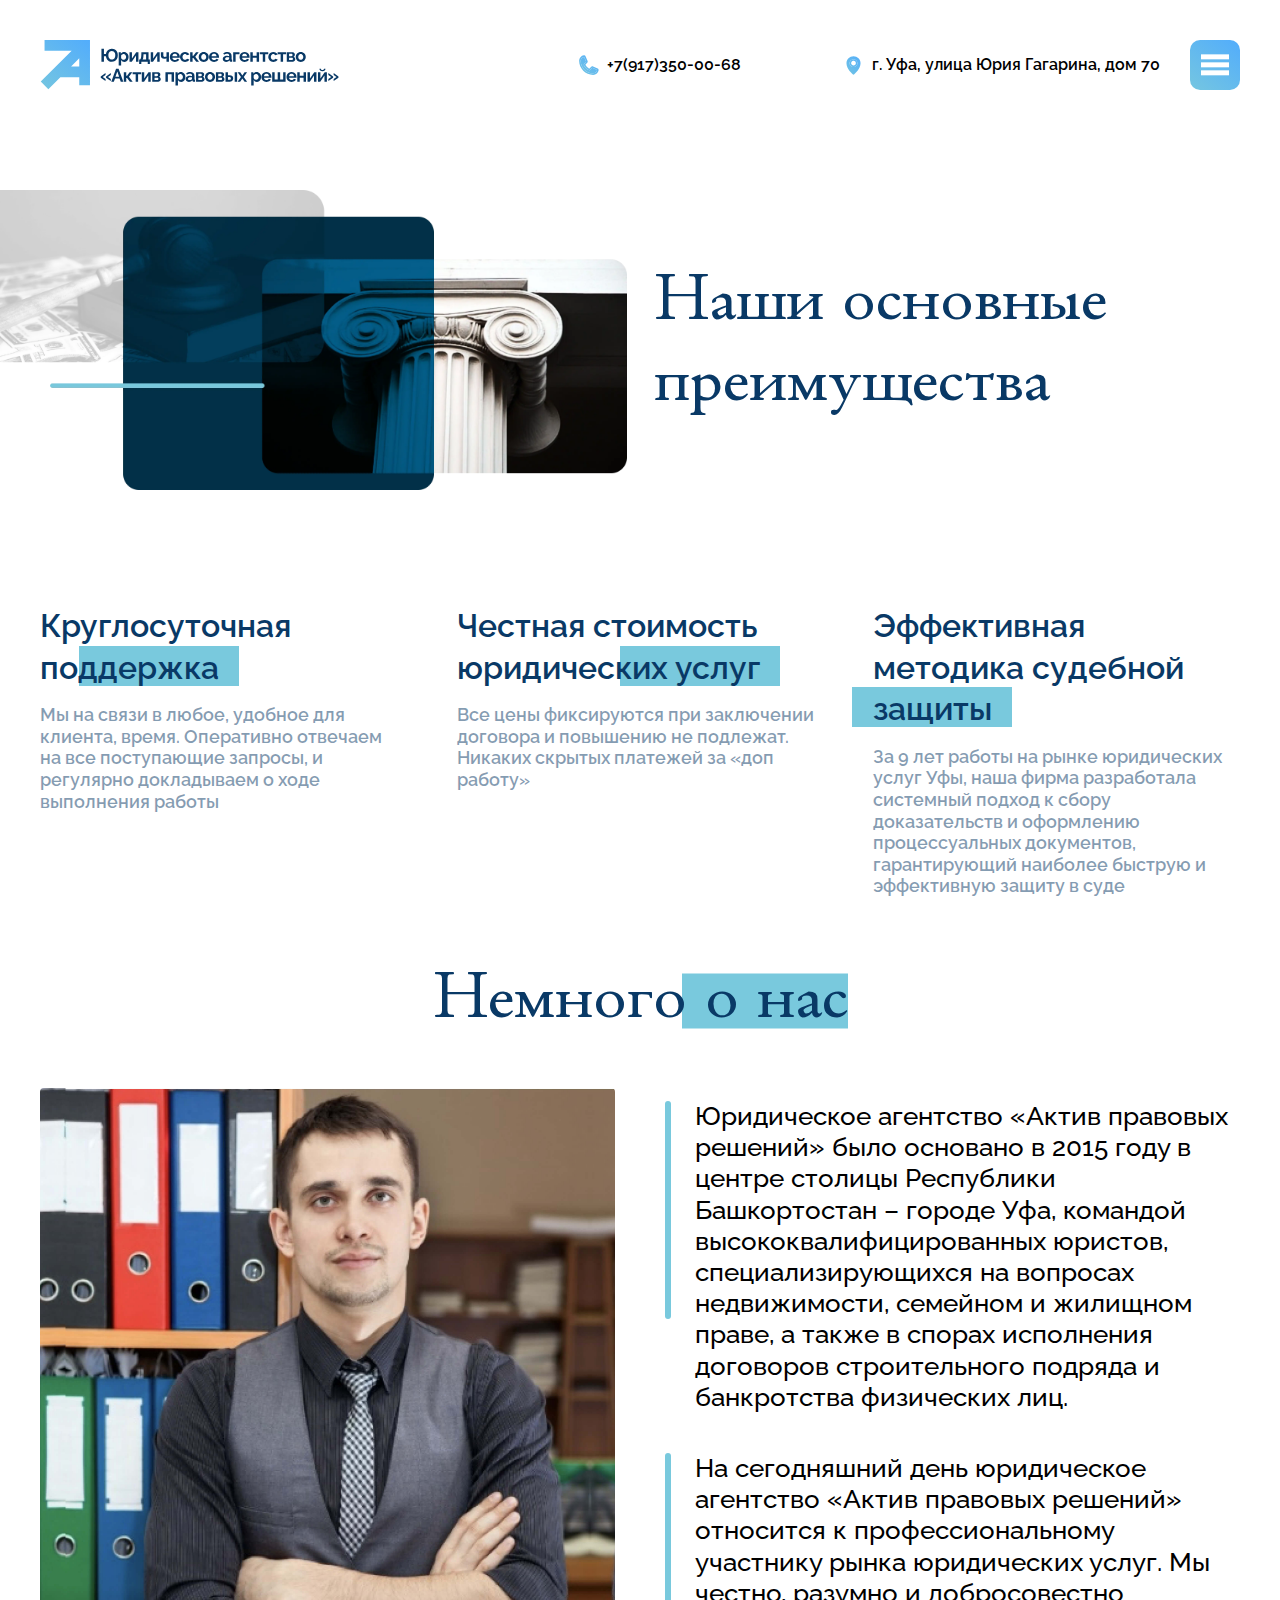
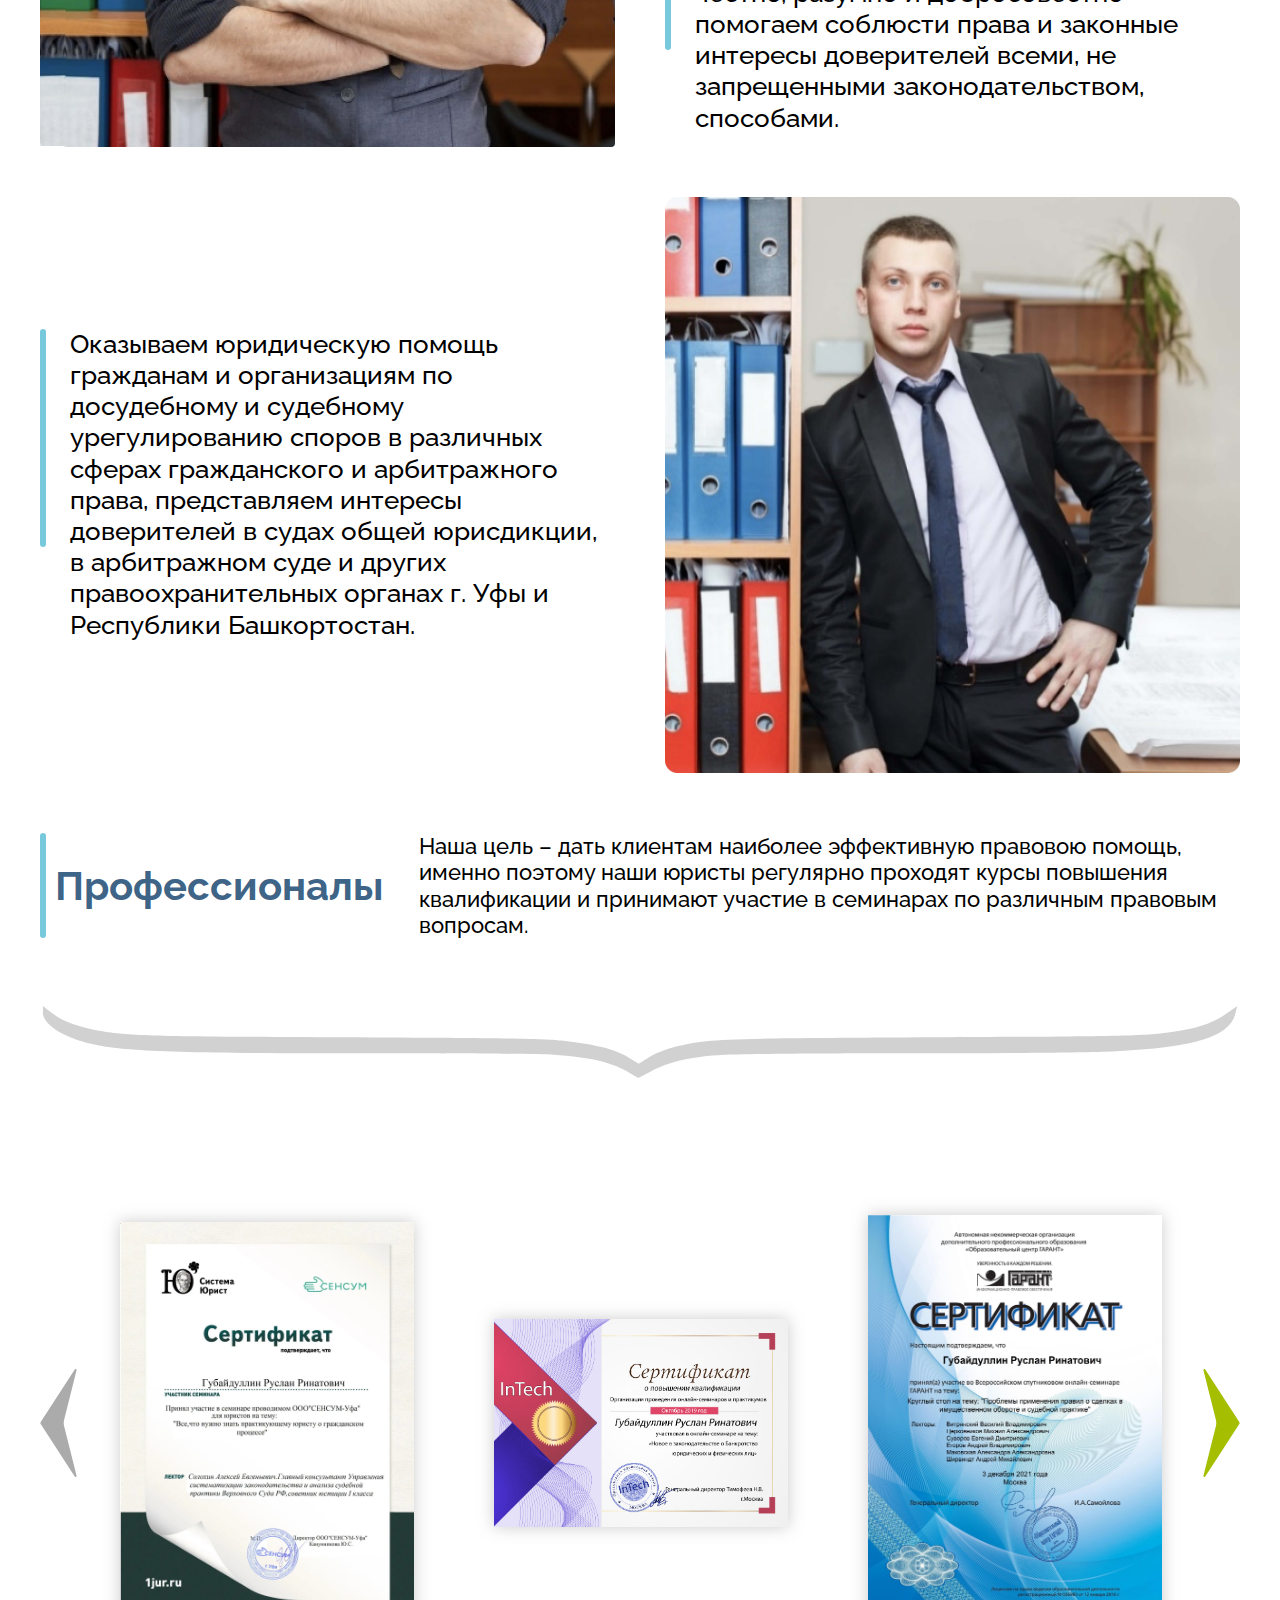
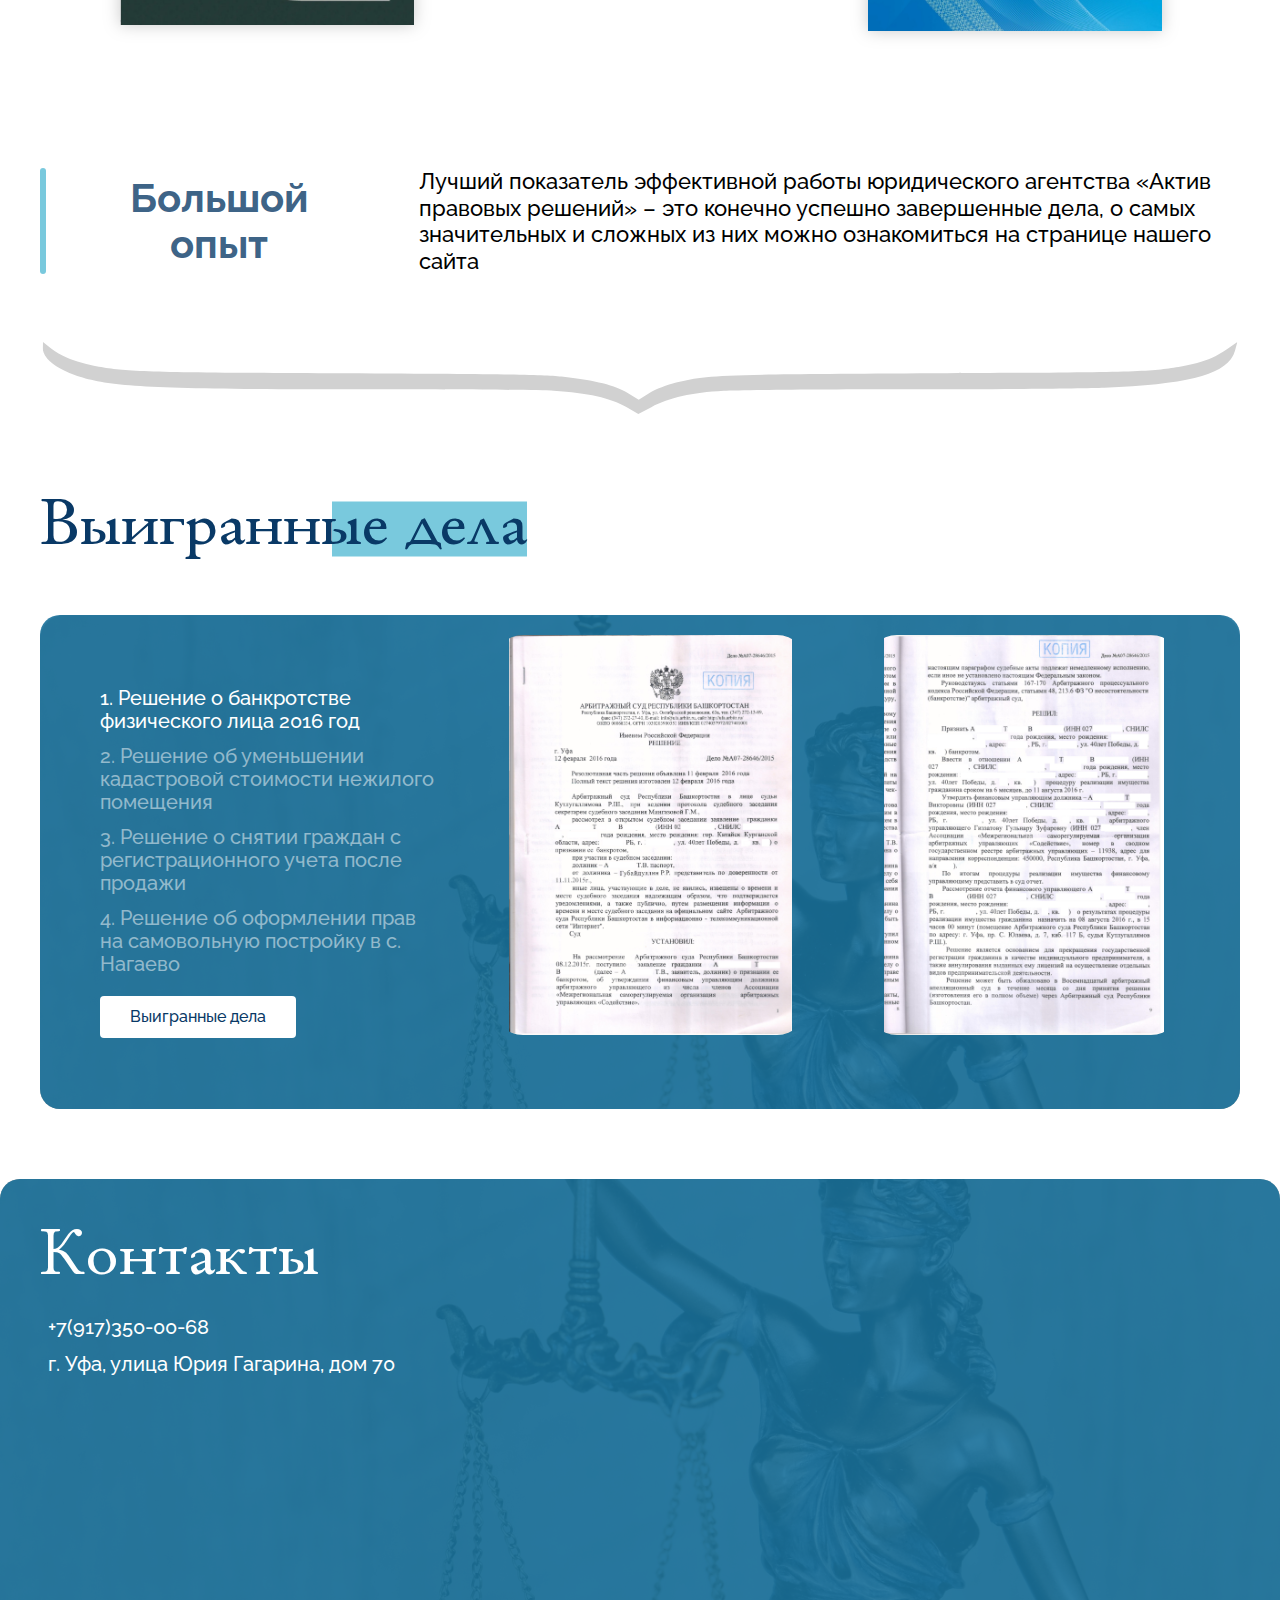
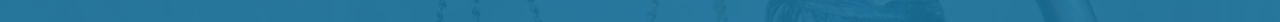
<file: about.html>
<!DOCTYPE html>
<html lang="en">
    <head>
        <meta charset="UTF-8" />
        <meta name="viewport" content="width=device-width, initial-scale=1.0" />
        <link rel="stylesheet" href="css/fancybox.css">
        <link rel="stylesheet" href="css/style.css" />
        <link rel="shortcut icon" href="images/mini-logo.svg" type="image/x-icon">
        <title>Юридическое агентство «Актив правовых решений»</title>
    </head>
    <body>
        <!-- === HEADER === -->
        <header class="header">
            <div class="container">
                <div class="header__inner">
                    <a class="header__logo" href="/">
                        <img src="images/logo.svg" loading="lazy" alt="logo">
                    </a>

                    <div class="header__middle">
                        <a class="header__box" href="tel:+79173500068">
                            <img src="images/phone-icon.svg" loading="lazy" alt="header icon">
                            +7(917)350-00-68
                        </a>
    
                        <div class="header__box">
                            <img src="images/location-icon.svg" loading="lazy" alt="header icon">
                            г. Уфа, улица Юрия Гагарина, дом 70
                        </div>
                    </div>

                    <div class="header__btn">
                        <img src="images/menu-btn.svg" loading="lazy" alt="header btn">
                    </div>
                </div>
            </div>

            <div class="header-modal">
                <div class="container">
                    <div class="header-modal__links">
                        <a class="header__box" href="tel:+79173500068">
                            <img src="images/phone-icon.svg" loading="lazy" alt="header icon">
                            +7(917)350-00-68
                        </a>
    
                        <div class="header__box">
                            <img src="images/location-icon.svg" loading="lazy" alt="header icon">
                            г. Уфа, улица Юрия Гагарина, дом 70
                        </div>
                    </div>
                    <ul class="header-modal__list">
                        <li><a href="/">Главная</a></li>
                        <li><a href="news.html">Новости</a></li>
                        <li>
                            <a class="header-modal__dropdown" href="services.html">Юридические услуги 
                                <img class="header-modal__trigger" src="images/chevron-down.svg" loading="lazy" alt="chevron img">
                            </a>
                            <ul class="header-modal__lists">
                                <li>
                                    
                                    <a class="header-modal__dropdowns" href="#">Арбитражные споры <img src="images/chevron-down.svg" loading="lazy" alt="chevron img"></a>
                                    <ul class="header-modal__listss">
                                        <li><a href="#">Арбитражный юрист и адвокат в Уфе</a></li>
                                        <li><a href="#">Взыскание задолженности по договору поставки</a></li>
                                        <li><a href="#">Взыскание задолженности по договору подряда</a></li>
                                        <li><a href="#">Взыскание задолженности по договору купли-продажи</a></li>
                                        <li><a href="#">Взыскание задолженности по договору аренды</a></li>
                                        <li><a href="#">Взыскание задолженности по договору</a></li>
                                        <li><a href="#">Корпоративные споры</a></li>
                                        <li><a href="#">Регистрация ООО</a></li>
                                        <li><a href="#">Ликвидация ООО</a></li>
                                        <li><a href="#">Внесений изменений в ООО</a></li>
                                    </ul>
                                </li>
                                <li>
                                    
                                    <a class="header-modal__dropdowns" href="#">Банкротство физических лиц <img src="images/chevron-down.svg" loading="lazy" alt="chevron img"></a>
                                    <ul class="header-modal__listss">
                                        <li><a href="#">Банкротство физических лиц в Уфе</a></li>
                                        <li><a href="#">Бесплатная консультация по банкротству физических лиц</a></li>
                                        <li><a href="#">Консультация юриста по банкротству физических лиц</a></li>
                                        <li><a href="#">Банкротство физических лиц дистанционная работа</a></li>
                                        <li><a href="#">Как списать долги по кредитам</a></li>
                                        <li><a href="#">Банкротство через МФЦ</a></li>
                                        <li><a href="#">Банкротство для пенсионеров</a></li>
                                        <li><a href="#">Отмена судебного приказа (решения суда) при банкротстве</a></li>
                                        <li><a href="#">Какое имущество не продается при банкротстве</a></li>
                                        <li><a href="#">Прекращение исполнительного производства при банкротстве</a></li>
                                        <li><a href="#">Снятие запрета на выезд за границу</a></li>
                                    </ul>
                                </li>
                                <li>
                                    
                                    <a class="header-modal__dropdowns" href="#">Представление интересов в суде <img src="images/chevron-down.svg" loading="lazy" alt="chevron img"></a>
                                    <ul class="header-modal__listss">
                                        <li><a href="#">Услуги юриста по представление интересов в суде</a></li>
                                        <li><a href="#">Составление претензии</a></li>
                                        <li><a href="#">Составление искового заявления</a></li>
                                        <li><a href="#">Составление возражения на исковое заявление</a></li>
                                        <li><a href="#">Составление отзыва на исковое заявление</a></li>
                                        <li><a href="#">Составление апелляционной жалобы</a></li>
                                        <li><a href="#">Составление кассационной жалобы</a></li>
                                        <li><a href="#">Отмена судебного приказа</a></li>
                                        <li><a href="#">Восстановление пропущенного срока в суде</a></li>
                                        <li><a href="#">Сопровождение исполнительного производства</a></li>
                                    </ul>
                                </li>
                                <li>
                                    
                                    <a class="header-modal__dropdowns" href="#">Семейные споры <img src="images/chevron-down.svg" loading="lazy" alt="chevron img"></a>
                                    <ul class="header-modal__listss">
                                        <li><a href="#">Юрист по семейным делам</a></li>
                                        <li><a href="#">Консультация юриста по семейным вопросам</a></li>
                                        <li><a href="#">Расторжение брака в суде</a></li>
                                        <li><a href="#">Взыскание алиментов на детей</a></li>
                                        <li><a href="#">Взыскание алиментов в твердой денежной сумме</a></li>
                                        <li><a href="#">Взыскание алиментов в процентах от заработка</a></li>
                                        <li><a href="#">Уменьшение размера алиментов</a></li>
                                        <li><a href="#">Увеличение размера алиментов</a></li>
                                        <li><a href="#">Установление отцовства</a></li>
                                        <li><a href="#">Оспаривание отцовства</a></li>
                                        <li><a href="#">Выселение из квартиры бывшего супруга</a></li>
                                        <li><a href="#">Снятие с регистрации бывшего супруга</a></li>
                                        <li><a href="#">Определение места жительства ребенка</a></li>
                                        <li><a href="#">Лишение родительских прав</a></li>
                                        <li><a href="#">Раздел имущества супругов</a></li>
                                        <li><a href="#">Раздел ипотечной квартиры супругов</a></li>
                                    </ul>
                                </li>
                                <li>
                                    
                                    <a class="header-modal__dropdowns" href="#">Жилищные споры <img src="images/chevron-down.svg" loading="lazy" alt="chevron img"></a>
                                    <ul class="header-modal__listss">
                                        <li><a href="#">Жилищный юрист</a></li>
                                        <li><a href="#">Консультация юриста по жилищным вопросам</a></li>
                                        <li><a href="#">Сопровождение сделок с недвижимостью</a></li>
                                        <li><a href="#">Снятие с регистрационного учета (прописки)</a></li>
                                        <li><a href="#">Выселение из квартиры</a></li>
                                        <li><a href="#">Определение порядка пользования квартирой</a></li>
                                        <li><a href="#">Признание сделки недействительной</a></li>
                                        <li><a href="#">Продажа незначительной доли</a></li>
                                        <li><a href="#">Признание права собственности на дом</a></li>
                                        <li><a href="#">Затопление квартиры</a></li>
                                        <li><a href="#">Юристы по ДДУ</a></li>
                                    </ul>
                                </li>
                                <li>
                                    
                                    <a class="header-modal__dropdowns" href="#">Земельные споры <img src="images/chevron-down.svg" loading="lazy" alt="chevron img"></a>
                                    <ul class="header-modal__listss">
                                        <li><a href="#">Земельный юрист</a></li>
                                        <li><a href="#">Приватизация земельного участка</a></li>
                                        <li><a href="#">Оформление СНТ</a></li>
                                    </ul>
                                </li>
                                <li>
                                    <a class="header-modal__dropdowns" href="#">Наследственные споры <img src="images/chevron-down.svg" loading="lazy" alt="chevron img"></a>
                                    <ul class="header-modal__listss">
                                        <li><a href="#">Юрист по наследству</a></li>
                                        <li><a href="#">Консультация юриста по наследству</a></li>
                                        <li><a href="#">Фактическое принятие наследства в суде</a></li>
                                        <li><a href="#">Восстановление срока принятия наследства</a></li>
                                        <li><a href="#">Установление факта родственных отношений</a></li>
                                    </ul>
                                </li>
                                <li>
                                    
                                    <a class="header-modal__dropdowns" href="#">Трудовые споры <img src="images/chevron-down.svg" loading="lazy" alt="chevron img"></a>
                                    <ul class="header-modal__listss">
                                        <li><a href="#">Трудовой юрист</a></li>
                                        <li><a href="#">Взыскание задолженности по зарплате</a></li>
                                        <li><a href="#">Обжалование увольнения</a></li>
                                    </ul>
                                </li>
                                <li>
                                    
                                    <a class="header-modal__dropdowns" href="#">Уменьшение кадастровой стоимости <img src="images/chevron-down.svg" loading="lazy" alt="chevron img"></a>
                                    <ul class="header-modal__listss">
                                        <li><a href="#">Оспаривание кадастровой стоимости здания</a></li>
                                        <li><a href="#">Оспаривание кадастровой стоимости помещения</a></li>
                                        <li><a href="#">Оспаривание кадастровой стоимости земельного участка</a></li>
                                    </ul>
                                </li>
                                <li>
                                    
                                    <a class="header-modal__dropdowns" href="#">Защита прав потребителей <img src="images/chevron-down.svg" loading="lazy" alt="chevron img"></a>
                                    <ul class="header-modal__listss">
                                        <li><a href="#">Ремонт или возврат некачественного товара</a></li>
                                        <li><a href="#">Некачественно выполненные работы</a></li>
                                        <li><a href="#">Возврат страховок</a></li>
                                    </ul>
                                </li>
                                <li>
                                    
                                    <a class="header-modal__dropdowns" href="#">Составление договоров <img src="images/chevron-down.svg" loading="lazy" alt="chevron img"></a>
                                    <ul class="header-modal__listss">
                                        <li><a href="#">Составление договора купли-продажи</a></li>
                                        <li><a href="#">Составление договора подряда</a></li>
                                        <li><a href="#">Составление договора аренды</a></li>
                                    </ul>
                                </li>
                            </ul>
                        </li>
                        <li><a href="reviews.html">Отзывы клиентов</a></li>
                        <li><a href="pricing.html">Стоимость услуг</a></li>
                        <li><a href="discounts.html">Акции</a></li>
                        <li><a href="won.html">Выигранные дела</a></li>
                        <li><a href="about.html">О нас</a></li>
                        <li><a href="contact.html">Контакты</a></li>
                    </ul>
                </div>
            </div>
        </header>


        <!-- === MAIN === -->
        <section class="main">
            <div class="main__inner">
                <img class="main__img" src="images/main-img.webp" loading="lazy" alt="main img">
    
                <div class="main__info">
                    <h2 class="title title_blank">Наши основные <br>
                        преимущества</h2>
                </div>
            </div>

            <div class="container">
                <div class="main__content">
                    <div class="main__box">
                        <h3 class="main__title">Круглосуточная поддержка</h3>
                        <p class="main__text">Мы на связи в любое, удобное
                            для клиента, время. Оперативно отвечаем на все поступающие запросы, и регулярно докладываем
                            о ходе выполнения работы</p>
                    </div>

                    <div class="main__box">
                        <h3 class="main__title">Честная стоимость юридических услуг</h3>
                        <p class="main__text">Все цены фиксируются
                            при заключении договора
                            и повышению не подлежат. Никаких скрытых платежей за «доп работу»</p>
                    </div>

                    <div class="main__box">
                        <h3 class="main__title">Эффективная методика судебной защиты</h3>
                        <p class="main__text">За 9 лет работы на рынке юридических услуг Уфы, наша фирма разработала системный подход к сбору доказательств и оформлению процессуальных документов, гарантирующий наиболее быструю и эффективную защиту
                            в суде</p>
                    </div>
                </div>
            </div>
        </section>

        <div class="container">
            
            <div class="team">
                <h2 class="title title_center">Немного о нас</h2>

                <div class="team__inner">
                    <img class="team__img" src="images/about-1.jpg" loading="lazy" alt="team person">

                    <div class="team__content">
                        <p class="team__text">Юридическое агентство «Актив правовых решений» было основано в 2015 году в центре столицы Республики Башкортостан – городе Уфа, командой высококвалифицированных юристов, специализирующихся на вопросах недвижимости, семейном и жилищном праве, а также в спорах исполнения договоров строительного подряда
                            и банкротства физических лиц.</p>
                        <p class="team__text">На сегодняшний день юридическое агентство «Актив правовых решений» относится к профессиональному участнику рынка юридических услуг. Мы честно, разумно и добросовестно помогаем соблюсти права
                            и законные интересы доверителей всеми,
                            не запрещенными законодательством, способами. </p>
                    </div>
                </div>

                <div class="team__inner">
                    <div class="team__content">
                        <p class="team__text">Оказываем юридическую помощь гражданам
                            и организациям по досудебному и судебному урегулированию споров в различных сферах гражданского и арбитражного права, представляем интересы доверителей в судах общей юрисдикции,
                            в арбитражном суде и других правоохранительных органах г. Уфы и Республики Башкортостан.</p>
                    </div>

                    <img class="team__img" src="images/about-2.jpg" loading="lazy" alt="team person">
                </div>

                <div class="team__quote">
                    <h3 class="team__title">Профессионалы</h3>
                    <div class="team__paragraph">Наша цель – дать клиентам наиболее эффективную правовою помощь, именно поэтому наши юристы регулярно проходят курсы повышения квалификации
                        и принимают участие в семинарах по различным правовым вопросам.</div>
                </div>


                

                <div id="sliderTeam1" class="team__slider">
                    <div class="team__slide">
                        <a data-fancybox="certificate-second" href="images/certificate-1.webp">
                            <img src="images/certificate-1.webp" alt="certificate img">
                        </a>
                    </div>

                    <div class="team__slide">
                        <a data-fancybox="certificate-second" href="images/certificate-2.jpg">
                            <img src="images/certificate-2.jpg" alt="certificate img">
                        </a>
                    </div>

                    <div class="team__slide">
                        <a data-fancybox="certificate-second" href="images/certificate-3.jpg">
                            <img src="images/certificate-3.jpg" alt="certificate img">
                        </a>
                    </div>

                    <div class="team__slide">
                        <a data-fancybox="certificate-second" href="images/certificate-4.jpg">
                            <img src="images/certificate-4.jpg" alt="certificate img">
                        </a>
                    </div>
                    <div class="team__slide">
                        <a data-fancybox="certificate-second" href="images/certificate-5.jpg">
                            <img src="images/certificate-5.jpg" alt="certificate img">
                        </a>
                    </div>

                  
                </div>


                <div class="team__quote">
                    <h3 class="team__title">Большой <br> опыт</h3>
                    <div class="team__paragraph">Лучший показатель эффективной работы юридического агентства «Актив правовых решений» – это конечно успешно завершенные дела, о самых значительных и сложных
                        из них можно ознакомиться на странице нашего сайта</div>
                </div>

                <!-- === WON === -->
                <section class="won space">
                    <h2 class="title">Выигранные дела</h2>
                    <div class="won__inner">
                            <div class="won__left">
                                <div class="won__tabs">
                                    <div class="won__tab active">1. Решение о банкротстве физического лица 2016 год </div>
                                    <div class="won__tab">2. Решение об уменьшении кадастровой стоимости нежилого помещения</div>
                                    <div class="won__tab">3. Решение о снятии граждан с регистрационного учета после продажи </div>
                                    <div class="won__tab">4. Решение об оформлении прав на самовольную постройку в с. Нагаево</div>
                                </div>

                                <a class="won__btn" href="won.html">Выигранные дела</a>
                            </div>

                            <div class="won__contents">
                            <div class="won__wrapper active">
                                <div class="won__content">
                                    <div class="won__slider" id="wonSlider1">
                                        <a class="won__item" data-fancybox="won-slider-1" href="images/won-1.jpg">
                                            <img src="images/won-1.jpg" alt="won img">
                                        </a>
                                        <a class="won__item" data-fancybox="won-slider-1" href="images/won1-2.jpg">
                                            <img src="images/won1-2.jpg" alt="won img">
                                        </a>
                                    </div>
                                </div>
                            </div>
                                <div class="won__wrapper">
                                    <div class="won__content">
                                        <div class="won__slider" id="wonSlider2">
                                            <a class="won__item" data-fancybox="won-slider-2" href="images/won-2-1.jpg">
                                                <img src="images/won-2-1.jpg" alt="won img">
                                            </a>
                                            <a class="won__item" data-fancybox="won-slider-2" href="images/won-2-2.jpg">
                                                <img src="images/won-2-2.jpg" alt="won img">
                                            </a>
                                        </div>
                                    </div>
                                </div>
                                <div class="won__wrapper">
                                    <div class="won__content">
                                        <div class="won__slider" id="wonSlider3">
                                            <a class="won__item" data-fancybox="won-slider-3" href="images/won-3-1.jpg">
                                                <img src="images/won-3-1.jpg" alt="won img">
                                            </a>
                                            <a class="won__item" data-fancybox="won-slider-3" href="images/won-3-2.jpg">
                                                <img src="images/won-3-2.jpg" alt="won img">
                                            </a>
                                            <a class="won__item" data-fancybox="won-slider-3" href="images/won-3-3.jpg">
                                                <img src="images/won-3-3.jpg" alt="won img">
                                            </a>
                                            <a class="won__item" data-fancybox="won-slider-3" href="images/won-3-4.jpg">
                                                <img src="images/won-3-4.jpg" alt="won img">
                                            </a>
                                        </div>
                                    </div>
                                </div>
                                <div class="won__wrapper">
                                    <div class="won__content">
                                    <div class="won__slider" id="wonSlider4">
                                        <a class="won__item" data-fancybox="won-slider-4" href="images/won-4-1.jpg">
                                            <img src="images/won-4-1.jpg" alt="won img">
                                        </a>
                                        <a class="won__item" data-fancybox="won-slider-4" href="images/won-4-2.jpg">
                                            <img src="images/won-4-2.jpg" alt="won img">
                                        </a>
                                    </div>
                                </div>
                                </div>

                                
                            </div>
                    </div>
                </section>

                <!-- <div id="sliderTeam2" class="team__slider">
                    <div class="team__slide">
                        <a data-fancybox="certificate-first" href="images/won-1.jpg">
                            <img src="images/won-1.jpg" alt="certificate img">
                        </a>
                    </div>

                    <div class="team__slide">
                        <a data-fancybox="certificate-first" href="images/won-1.jpg">
                            <img src="images/won-1.jpg" alt="certificate img">
                        </a>
                    </div>

                    <div class="team__slide">
                        <a data-fancybox="certificate-first" href="images/experience-3.webp">
                            <img src="images/experience-3.webp" alt="certificate img">
                        </a>
                    </div>


                </div> -->
            </div>
        </div>


        <!-- === FOOTER === -->
        <footer class="footer space" style="background-image: url(images/contact-bg.png);">
            <div class="container">
                <div class="footer__head">
                    <h2 class="title title_blank">Контакты</h2>

                    <img class="footer__logo" src="images/logo-white.svg" loading="lazy" alt="footer logo">
                </div>

                <div class="footer__contact">
                    <a class="footer__line" href="tel:+79173500068">
                        <img src="images/contact-phone.svg" loading="lazy" alt="footer icon">
                        +7(917)350-00-68
                    </a>

                    <div class="footer__line">
                        <img src="images/contact-location.svg" loading="lazy" alt="footer icon">
                        г. Уфа, улица Юрия Гагарина, дом 70
                    </div>
                </div>

                <div class="footer__inner">
                    <div class="footer__map">
                        <iframe src="https://www.google.com/maps/embed?pb=!1m18!1m12!1m3!1d2301.1851670042524!2d56.07356107677071!3d54.77671197273855!2m3!1f0!2f0!3f0!3m2!1i1024!2i768!4f13.1!3m3!1m2!1s0x43d93838d9cc1f19%3A0x9a540d93a8fe89b2!2z0YPQuy4g0K7RgNC40Y8g0JPQsNCz0LDRgNC40L3QsCwgNzAsINCj0YTQsCwg0KDQtdGB0L8uINCR0LDRiNC60L7RgNGC0L7RgdGC0LDQvSwg0KDQvtGB0YHQuNGPLCA0NTAxMDU!5e0!3m2!1sru!2s!4v1685128618117!5m2!1sru!2s" width="100%" style="border:0;" allowfullscreen="" loading="lazy" referrerpolicy="no-referrer-when-downgrade"></iframe>
                    </div>

                    <img class="footer__location" src="images/contact-img.webp" loading="lazy" alt="footer img">

                </div>

            </div>
        </footer> 

        <!-- === SCRIPTS === -->
        <script src="js/jquery.js"></script>
        <script src="js/libs.min.js"></script>
        <script src="js/fancybox.js"></script>
        <script src="js/script.js"></script>
    </body>
</html>
</file>
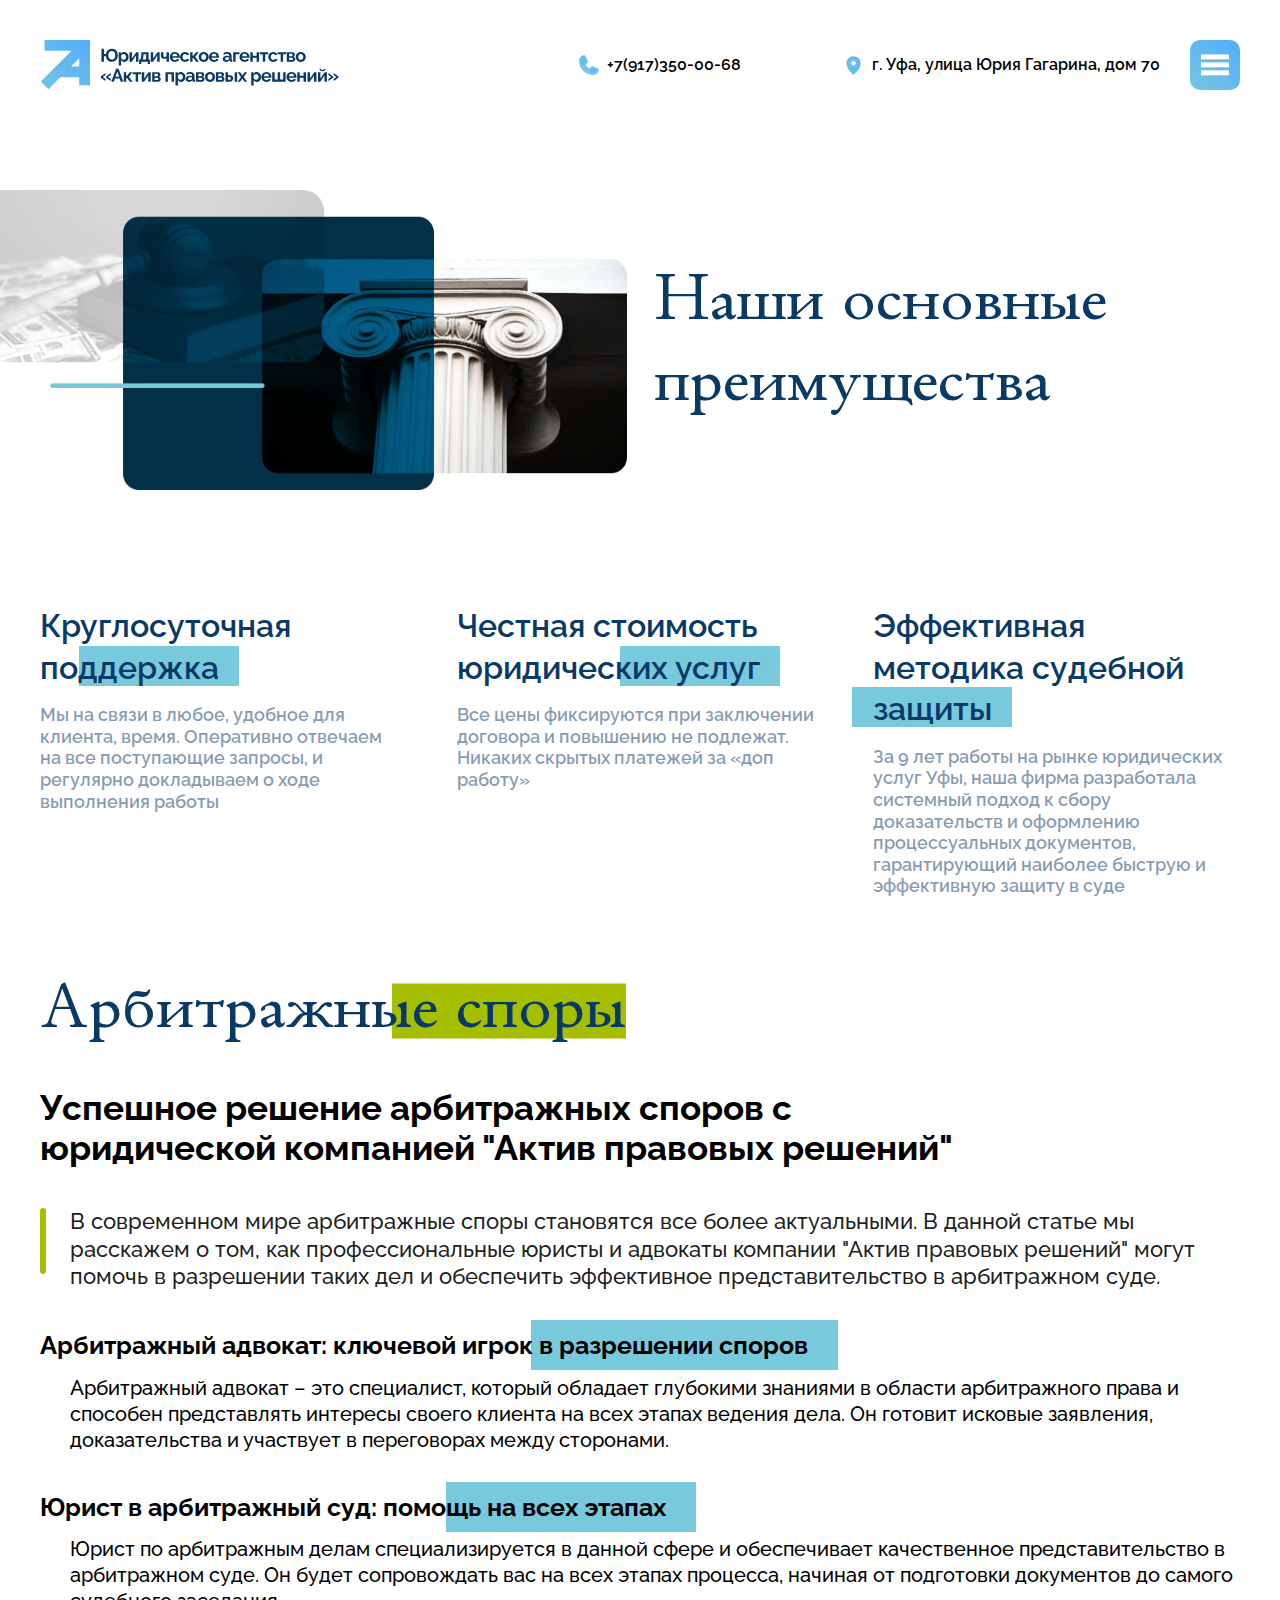
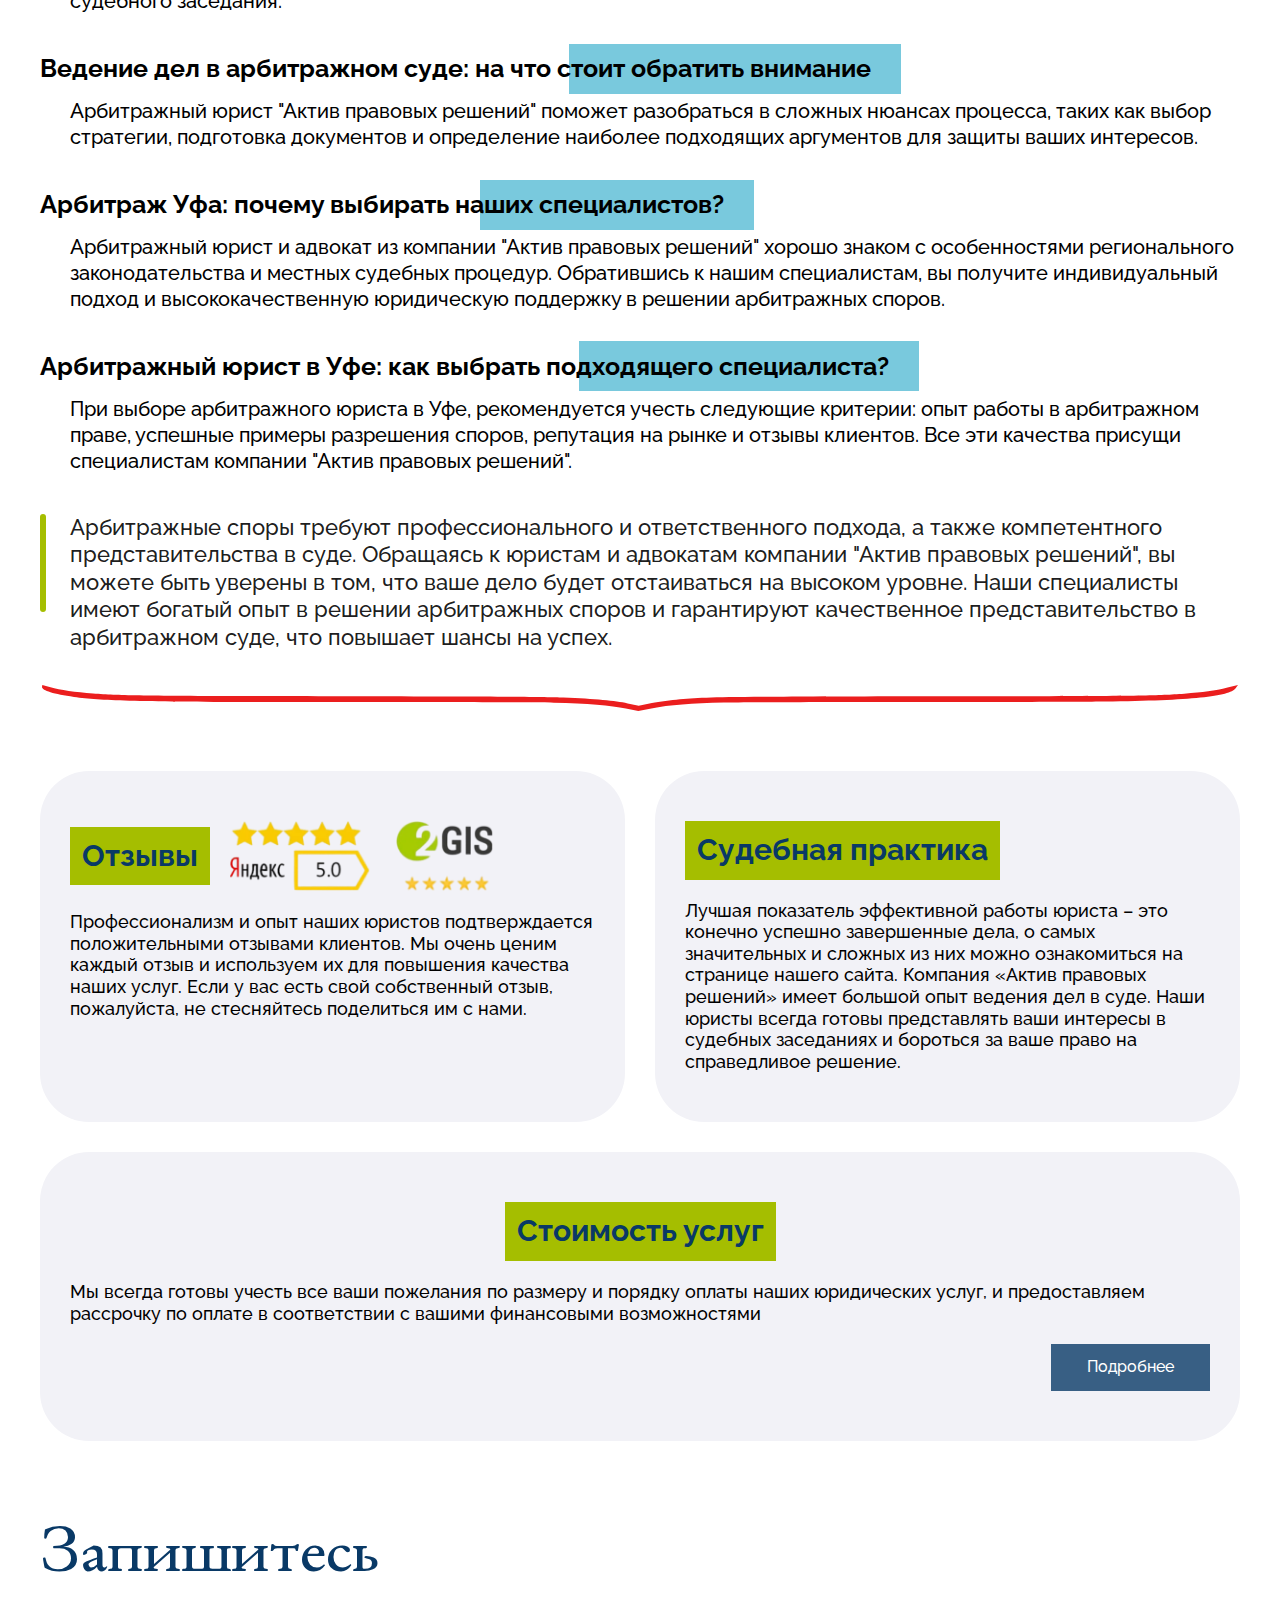
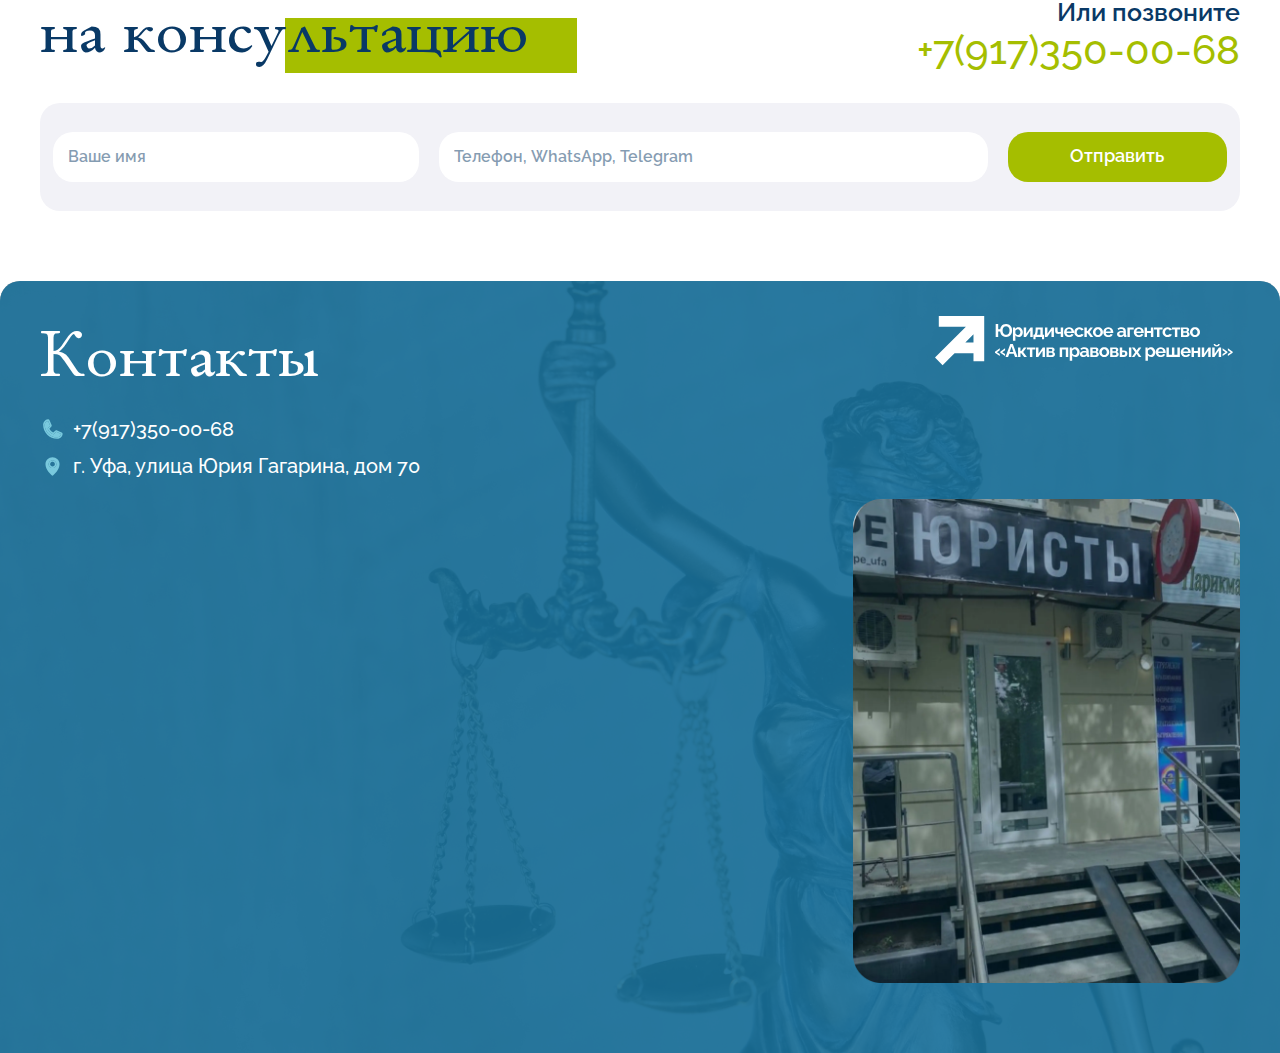
<file: desk.html>
<!DOCTYPE html>
<html lang="en">
    <head>
        <meta charset="UTF-8" />
        <meta name="viewport" content="width=device-width, initial-scale=1.0" />
        <link rel="stylesheet" href="css/fancybox.css">
        <link rel="stylesheet" href="css/style.css" />
        <link rel="shortcut icon" href="images/mini-logo.svg" type="image/x-icon">
        <title>Юридическое агентство «Актив правовых решений»</title>
    </head>
    <body>
        <!-- === HEADER === -->
        <header class="header">
            <div class="container">
                <div class="header__inner">
                    <a class="header__logo" href="/">
                        <img src="images/logo.svg" loading="lazy" alt="logo">
                    </a>

                    <div class="header__middle">
                        <a class="header__box" href="tel:+79173500068">
                            <img src="images/phone-icon.svg" loading="lazy" alt="header icon">
                            +7(917)350-00-68
                        </a>
    
                        <div class="header__box">
                            <img src="images/location-icon.svg" loading="lazy" alt="header icon">
                            г. Уфа, улица Юрия Гагарина, дом 70
                        </div>
                    </div>

                    <div class="header__btn">
                        <img src="images/menu-btn.svg" loading="lazy" alt="header btn">
                    </div>
                </div>
            </div>

            <div class="header-modal">
                <div class="container">
                    <div class="header-modal__links">
                        <a class="header__box" href="tel:+79173500068">
                            <img src="images/phone-icon.svg" loading="lazy" alt="header icon">
                            +7(917)350-00-68
                        </a>
    
                        <div class="header__box">
                            <img src="images/location-icon.svg" loading="lazy" alt="header icon">
                            г. Уфа, улица Юрия Гагарина, дом 70
                        </div>
                    </div>
                    <ul class="header-modal__list">
                        <li><a href="/">Главная</a></li>
                        <li><a href="news.html">Новости</a></li>
                        <li>
                            <a class="header-modal__dropdown" href="services.html">Юридические услуги 
                                <img class="header-modal__trigger" src="images/chevron-down.svg" loading="lazy" alt="chevron img">
                            </a>
                            <ul class="header-modal__lists">
                                <li>
                                    
                                    <a class="header-modal__dropdowns" href="#">Арбитражные споры <img src="images/chevron-down.svg" loading="lazy" alt="chevron img"></a>
                                    <ul class="header-modal__listss">
                                        <li><a href="#">Арбитражный юрист и адвокат в Уфе</a></li>
                                        <li><a href="#">Взыскание задолженности по договору поставки</a></li>
                                        <li><a href="#">Взыскание задолженности по договору подряда</a></li>
                                        <li><a href="#">Взыскание задолженности по договору купли-продажи</a></li>
                                        <li><a href="#">Взыскание задолженности по договору аренды</a></li>
                                        <li><a href="#">Взыскание задолженности по договору</a></li>
                                        <li><a href="#">Корпоративные споры</a></li>
                                        <li><a href="#">Регистрация ООО</a></li>
                                        <li><a href="#">Ликвидация ООО</a></li>
                                        <li><a href="#">Внесений изменений в ООО</a></li>
                                    </ul>
                                </li>
                                <li>
                                    
                                    <a class="header-modal__dropdowns" href="#">Банкротство физических лиц <img src="images/chevron-down.svg" loading="lazy" alt="chevron img"></a>
                                    <ul class="header-modal__listss">
                                        <li><a href="#">Банкротство физических лиц в Уфе</a></li>
                                        <li><a href="#">Бесплатная консультация по банкротству физических лиц</a></li>
                                        <li><a href="#">Консультация юриста по банкротству физических лиц</a></li>
                                        <li><a href="#">Банкротство физических лиц дистанционная работа</a></li>
                                        <li><a href="#">Как списать долги по кредитам</a></li>
                                        <li><a href="#">Банкротство через МФЦ</a></li>
                                        <li><a href="#">Банкротство для пенсионеров</a></li>
                                        <li><a href="#">Отмена судебного приказа (решения суда) при банкротстве</a></li>
                                        <li><a href="#">Какое имущество не продается при банкротстве</a></li>
                                        <li><a href="#">Прекращение исполнительного производства при банкротстве</a></li>
                                        <li><a href="#">Снятие запрета на выезд за границу</a></li>
                                    </ul>
                                </li>
                                <li>
                                    
                                    <a class="header-modal__dropdowns" href="#">Представление интересов в суде <img src="images/chevron-down.svg" loading="lazy" alt="chevron img"></a>
                                    <ul class="header-modal__listss">
                                        <li><a href="#">Услуги юриста по представление интересов в суде</a></li>
                                        <li><a href="#">Составление претензии</a></li>
                                        <li><a href="#">Составление искового заявления</a></li>
                                        <li><a href="#">Составление возражения на исковое заявление</a></li>
                                        <li><a href="#">Составление отзыва на исковое заявление</a></li>
                                        <li><a href="#">Составление апелляционной жалобы</a></li>
                                        <li><a href="#">Составление кассационной жалобы</a></li>
                                        <li><a href="#">Отмена судебного приказа</a></li>
                                        <li><a href="#">Восстановление пропущенного срока в суде</a></li>
                                        <li><a href="#">Сопровождение исполнительного производства</a></li>
                                    </ul>
                                </li>
                                <li>
                                    
                                    <a class="header-modal__dropdowns" href="#">Семейные споры <img src="images/chevron-down.svg" loading="lazy" alt="chevron img"></a>
                                    <ul class="header-modal__listss">
                                        <li><a href="#">Юрист по семейным делам</a></li>
                                        <li><a href="#">Консультация юриста по семейным вопросам</a></li>
                                        <li><a href="#">Расторжение брака в суде</a></li>
                                        <li><a href="#">Взыскание алиментов на детей</a></li>
                                        <li><a href="#">Взыскание алиментов в твердой денежной сумме</a></li>
                                        <li><a href="#">Взыскание алиментов в процентах от заработка</a></li>
                                        <li><a href="#">Уменьшение размера алиментов</a></li>
                                        <li><a href="#">Увеличение размера алиментов</a></li>
                                        <li><a href="#">Установление отцовства</a></li>
                                        <li><a href="#">Оспаривание отцовства</a></li>
                                        <li><a href="#">Выселение из квартиры бывшего супруга</a></li>
                                        <li><a href="#">Снятие с регистрации бывшего супруга</a></li>
                                        <li><a href="#">Определение места жительства ребенка</a></li>
                                        <li><a href="#">Лишение родительских прав</a></li>
                                        <li><a href="#">Раздел имущества супругов</a></li>
                                        <li><a href="#">Раздел ипотечной квартиры супругов</a></li>
                                    </ul>
                                </li>
                                <li>
                                    
                                    <a class="header-modal__dropdowns" href="#">Жилищные споры <img src="images/chevron-down.svg" loading="lazy" alt="chevron img"></a>
                                    <ul class="header-modal__listss">
                                        <li><a href="#">Жилищный юрист</a></li>
                                        <li><a href="#">Консультация юриста по жилищным вопросам</a></li>
                                        <li><a href="#">Сопровождение сделок с недвижимостью</a></li>
                                        <li><a href="#">Снятие с регистрационного учета (прописки)</a></li>
                                        <li><a href="#">Выселение из квартиры</a></li>
                                        <li><a href="#">Определение порядка пользования квартирой</a></li>
                                        <li><a href="#">Признание сделки недействительной</a></li>
                                        <li><a href="#">Продажа незначительной доли</a></li>
                                        <li><a href="#">Признание права собственности на дом</a></li>
                                        <li><a href="#">Затопление квартиры</a></li>
                                        <li><a href="#">Юристы по ДДУ</a></li>
                                    </ul>
                                </li>
                                <li>
                                    
                                    <a class="header-modal__dropdowns" href="#">Земельные споры <img src="images/chevron-down.svg" loading="lazy" alt="chevron img"></a>
                                    <ul class="header-modal__listss">
                                        <li><a href="#">Земельный юрист</a></li>
                                        <li><a href="#">Приватизация земельного участка</a></li>
                                        <li><a href="#">Оформление СНТ</a></li>
                                    </ul>
                                </li>
                                <li>
                                    <a class="header-modal__dropdowns" href="#">Наследственные споры <img src="images/chevron-down.svg" loading="lazy" alt="chevron img"></a>
                                    <ul class="header-modal__listss">
                                        <li><a href="#">Юрист по наследству</a></li>
                                        <li><a href="#">Консультация юриста по наследству</a></li>
                                        <li><a href="#">Фактическое принятие наследства в суде</a></li>
                                        <li><a href="#">Восстановление срока принятия наследства</a></li>
                                        <li><a href="#">Установление факта родственных отношений</a></li>
                                    </ul>
                                </li>
                                <li>
                                    
                                    <a class="header-modal__dropdowns" href="#">Трудовые споры <img src="images/chevron-down.svg" loading="lazy" alt="chevron img"></a>
                                    <ul class="header-modal__listss">
                                        <li><a href="#">Трудовой юрист</a></li>
                                        <li><a href="#">Взыскание задолженности по зарплате</a></li>
                                        <li><a href="#">Обжалование увольнения</a></li>
                                    </ul>
                                </li>
                                <li>
                                    
                                    <a class="header-modal__dropdowns" href="#">Уменьшение кадастровой стоимости <img src="images/chevron-down.svg" loading="lazy" alt="chevron img"></a>
                                    <ul class="header-modal__listss">
                                        <li><a href="#">Оспаривание кадастровой стоимости здания</a></li>
                                        <li><a href="#">Оспаривание кадастровой стоимости помещения</a></li>
                                        <li><a href="#">Оспаривание кадастровой стоимости земельного участка</a></li>
                                    </ul>
                                </li>
                                <li>
                                    
                                    <a class="header-modal__dropdowns" href="#">Защита прав потребителей <img src="images/chevron-down.svg" loading="lazy" alt="chevron img"></a>
                                    <ul class="header-modal__listss">
                                        <li><a href="#">Ремонт или возврат некачественного товара</a></li>
                                        <li><a href="#">Некачественно выполненные работы</a></li>
                                        <li><a href="#">Возврат страховок</a></li>
                                    </ul>
                                </li>
                                <li>
                                    
                                    <a class="header-modal__dropdowns" href="#">Составление договоров <img src="images/chevron-down.svg" loading="lazy" alt="chevron img"></a>
                                    <ul class="header-modal__listss">
                                        <li><a href="#">Составление договора купли-продажи</a></li>
                                        <li><a href="#">Составление договора подряда</a></li>
                                        <li><a href="#">Составление договора аренды</a></li>
                                    </ul>
                                </li>
                            </ul>
                        </li>
                        <li><a href="reviews.html">Отзывы клиентов</a></li>
                        <li><a href="pricing.html">Стоимость услуг</a></li>
                        <li><a href="discounts.html">Акции</a></li>
                        <li><a href="won.html">Выигранные дела</a></li>
                        <li><a href="about.html">О нас</a></li>
                        <li><a href="contact.html">Контакты</a></li>
                    </ul>
                </div>
            </div>
        </header>


        <!-- === MAIN === -->
        <section class="main">
            <div class="main__inner">
                <img class="main__img" src="images/main-img.webp" loading="lazy" alt="main img">
    
                <div class="main__info">
                    <h2 class="title title_blank">Наши основные <br>
                        преимущества</h2>
                </div>
            </div>

            <div class="container">
                <div class="main__content">
                    <div class="main__box">
                        <h3 class="main__title">Круглосуточная поддержка</h3>
                        <p class="main__text">Мы на связи в любое, удобное
                            для клиента, время. Оперативно отвечаем на все поступающие запросы, и регулярно докладываем
                            о ходе выполнения работы</p>
                    </div>

                    <div class="main__box">
                        <h3 class="main__title">Честная стоимость юридических услуг</h3>
                        <p class="main__text">Все цены фиксируются
                            при заключении договора
                            и повышению не подлежат. Никаких скрытых платежей за «доп работу»</p>
                    </div>

                    <div class="main__box">
                        <h3 class="main__title">Эффективная методика судебной защиты</h3>
                        <p class="main__text">За 9 лет работы на рынке юридических услуг Уфы, наша фирма разработала системный подход к сбору доказательств и оформлению процессуальных документов, гарантирующий наиболее быструю и эффективную защиту
                            в суде</p>
                    </div>
                </div>
            </div>
        </section>

        <div class="container">
            <div class="desk space">
                <h2 class="title title_green">Арбитражные споры</h2>
                <h3 class="desk__heading">Успешное решение арбитражных споров с <br> юридической компанией "Актив правовых решений"</h3>
                <p class="text">В современном мире арбитражные споры становятся все более актуальными. В данной статье мы расскажем о том, как профессиональные юристы и адвокаты компании "Актив правовых решений" могут помочь в разрешении таких дел и обеспечить эффективное представительство в арбитражном суде.</p>

                <div class="desk__boxes">
                    <div class="desk__box">
                        <h4 class="desk__title">Арбитражный адвокат: ключевой игрок в разрешении споров</h4>
                        <p class="desk__text">Арбитражный адвокат – это специалист, который обладает глубокими знаниями в области арбитражного права и способен представлять интересы своего клиента на всех этапах ведения дела. Он готовит исковые заявления, доказательства и участвует в переговорах между сторонами.</p>
                    </div>

                    <div class="desk__box">
                        <h4 class="desk__title">Юрист в арбитражный суд: помощь на всех этапах</h4>
                        <p class="desk__text">Юрист по арбитражным делам специализируется в данной сфере и обеспечивает качественное представительство в арбитражном суде. Он будет сопровождать вас на всех этапах процесса, начиная от подготовки документов до самого судебного заседания.</p>
                    </div>

                    <div class="desk__box">
                        <h4 class="desk__title">Ведение дел в арбитражном суде: на что стоит обратить внимание</h4>
                        <p class="desk__text">Арбитражный юрист "Актив правовых решений" поможет разобраться в сложных нюансах процесса, таких как выбор стратегии, подготовка документов и определение наиболее подходящих аргументов для защиты ваших интересов.</p>
                    </div>

                    <div class="desk__box">
                        <h4 class="desk__title">Арбитраж Уфа: почему выбирать наших специалистов?</h4>
                        <p class="desk__text">Арбитражный юрист и адвокат из компании "Актив правовых решений" хорошо знаком с особенностями регионального законодательства и местных судебных процедур. Обратившись к нашим специалистам, вы получите индивидуальный подход и высококачественную юридическую поддержку в решении арбитражных споров.</p>
                    </div>

                    <div class="desk__box">
                        <h4 class="desk__title">Арбитражный юрист в Уфе: как выбрать подходящего специалиста?</h4>
                        <p class="desk__text">При выборе арбитражного юриста в Уфе, рекомендуется учесть следующие критерии: опыт работы в арбитражном праве, успешные примеры разрешения споров, репутация на рынке и отзывы клиентов. Все эти качества присущи специалистам компании "Актив правовых решений".</p>
                    </div>

                </div>

                <p class="text desk__paragraph">Арбитражные споры требуют профессионального и ответственного подхода, а также компетентного представительства в суде. Обращаясь к юристам и адвокатам компании "Актив правовых решений", вы можете быть уверены в том, что ваше дело будет отстаиваться на высоком уровне. Наши специалисты имеют богатый опыт в решении арбитражных споров и гарантируют качественное представительство в арбитражном суде, что повышает шансы на успех.</p>


                <div class="desk-box">
                    <div class="desk-box__inner">
                        <div class="desk-box__item">
                            <h3 class="desk-box__title"><span>Отзывы</span> <img src="images/stats.webp" loading="lazy" alt="stats img"></h3>
                            <p class="desk-box__text">Профессионализм и опыт наших юристов подтверждается положительными отзывами клиентов. Мы очень ценим каждый отзыв и используем их для повышения качества наших услуг. Если у вас есть свой собственный отзыв, пожалуйста, не стесняйтесь поделиться им с нами.</p>
                        </div>

                        <div class="desk-box__item">
                            <h3 class="desk-box__title"><span>Судебная практика</span></h3>
                            <p class="desk-box__text">Лучшая показатель эффективной работы юриста – это конечно успешно завершенные дела, о самых значительных и сложных из них можно ознакомиться на странице нашего сайта. Компания «Актив правовых решений» имеет большой опыт ведения дел в суде. Наши юристы всегда готовы представлять ваши интересы в судебных заседаниях и бороться за ваше право на справедливое решение.</p>
                        </div>
                    </div>

                    <div class="desk-box__item desk-box__item_long">
                        <h3 class="desk-box__title"><span>Стоимость услуг</span></h3>
                        <p class="desk-box__text">Мы всегда готовы учесть все ваши пожелания по размеру и порядку оплаты наших юридических услуг, и предоставляем рассрочку по оплате в соответствии с вашими финансовыми возможностями</p>
                        <a class="desk-box__btn" href="#">Подробнее</a>
                    </div>
                </div>

            </div>

            <!-- === WRITE-OFF === -->
            <section class="write-off space">
                <div class="write-off__head">
                    <h2 class="title write-off__title title_green">Запишитесь <br>
                        на консультацию</h2>
    
                    <div class="write-off__call">
                        <div class="write-off__callme">Или позвоните</div>
                        <a class="write-off__phone" href="tel:+79173500068">+7(917)350-00-68</a>
                    </div>
                </div>
    
                <div class="write-off__form">
                    <input type="text" name="fullname" placeholder="Ваше имя">
                    <input type="text" name="contact" placeholder="Телефон, WhatsApp, Telegram">
                    <button class="write-off__btn">Отправить</button>
                </div>
            </section> 
        </div>


        <!-- === FOOTER === -->
        <footer class="footer space" style="background-image: url(images/contact-bg.png);">
            <div class="container">
                <div class="footer__head">
                    <h2 class="title title_blank">Контакты</h2>

                    <img class="footer__logo" src="images/logo-white.svg" loading="lazy" alt="footer logo">
                </div>

                <div class="footer__contact">
                    <a class="footer__line" href="tel:+79173500068">
                        <img src="images/contact-phone.svg" loading="lazy" alt="footer icon">
                        +7(917)350-00-68
                    </a>

                    <div class="footer__line">
                        <img src="images/contact-location.svg" loading="lazy" alt="footer icon">
                        г. Уфа, улица Юрия Гагарина, дом 70
                    </div>
                </div>

                <div class="footer__inner">
                    <div class="footer__map">
                        <iframe src="https://www.google.com/maps/embed?pb=!1m18!1m12!1m3!1d2301.1851670042524!2d56.07356107677071!3d54.77671197273855!2m3!1f0!2f0!3f0!3m2!1i1024!2i768!4f13.1!3m3!1m2!1s0x43d93838d9cc1f19%3A0x9a540d93a8fe89b2!2z0YPQuy4g0K7RgNC40Y8g0JPQsNCz0LDRgNC40L3QsCwgNzAsINCj0YTQsCwg0KDQtdGB0L8uINCR0LDRiNC60L7RgNGC0L7RgdGC0LDQvSwg0KDQvtGB0YHQuNGPLCA0NTAxMDU!5e0!3m2!1sru!2s!4v1685128618117!5m2!1sru!2s" width="100%" style="border:0;" allowfullscreen="" loading="lazy" referrerpolicy="no-referrer-when-downgrade"></iframe>
                    </div>

                    <img class="footer__location" src="images/contact-img.webp" loading="lazy" alt="footer img">

                </div>

            </div>
        </footer> 

        <!-- === SCRIPTS === -->
        <script src="js/jquery.js"></script>
        <script src="js/libs.min.js"></script>
        <script src="js/fancybox.js"></script>
        <script src="js/script.js"></script>
    </body>
</html>
</file>
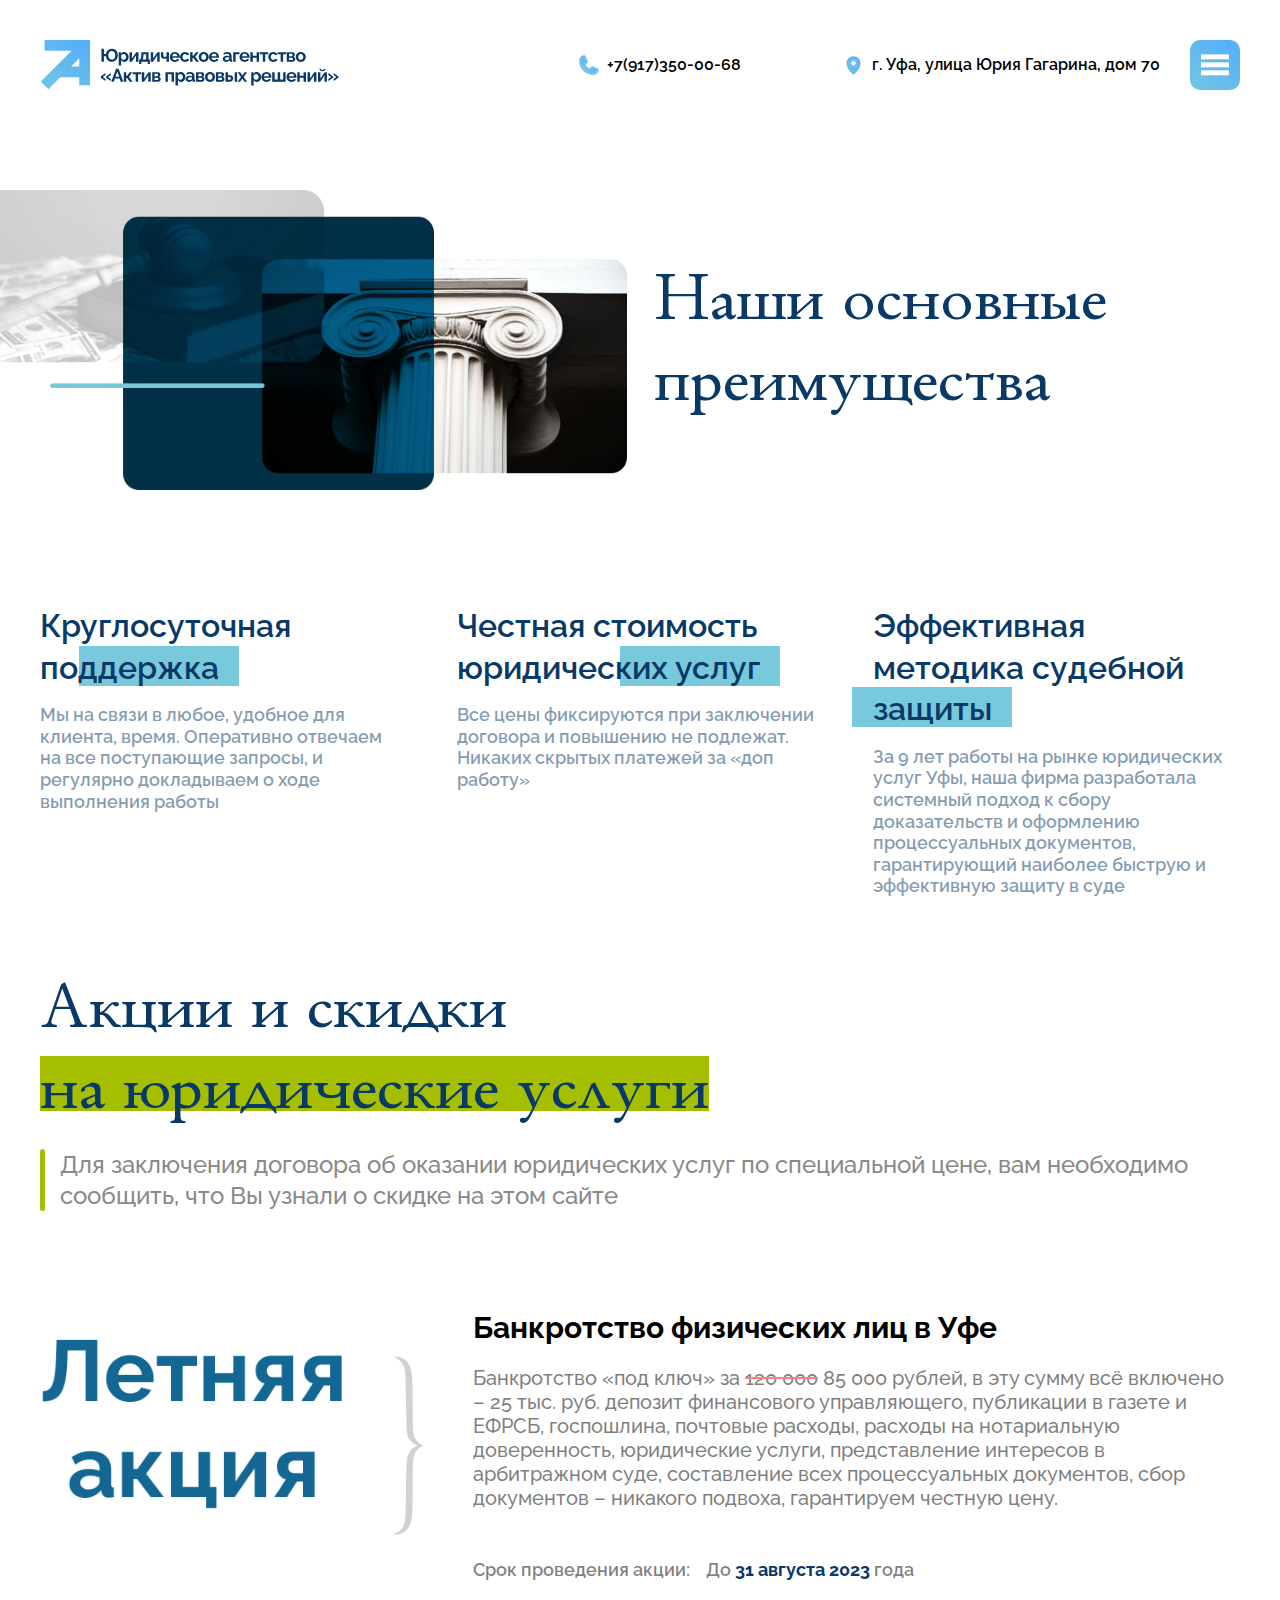
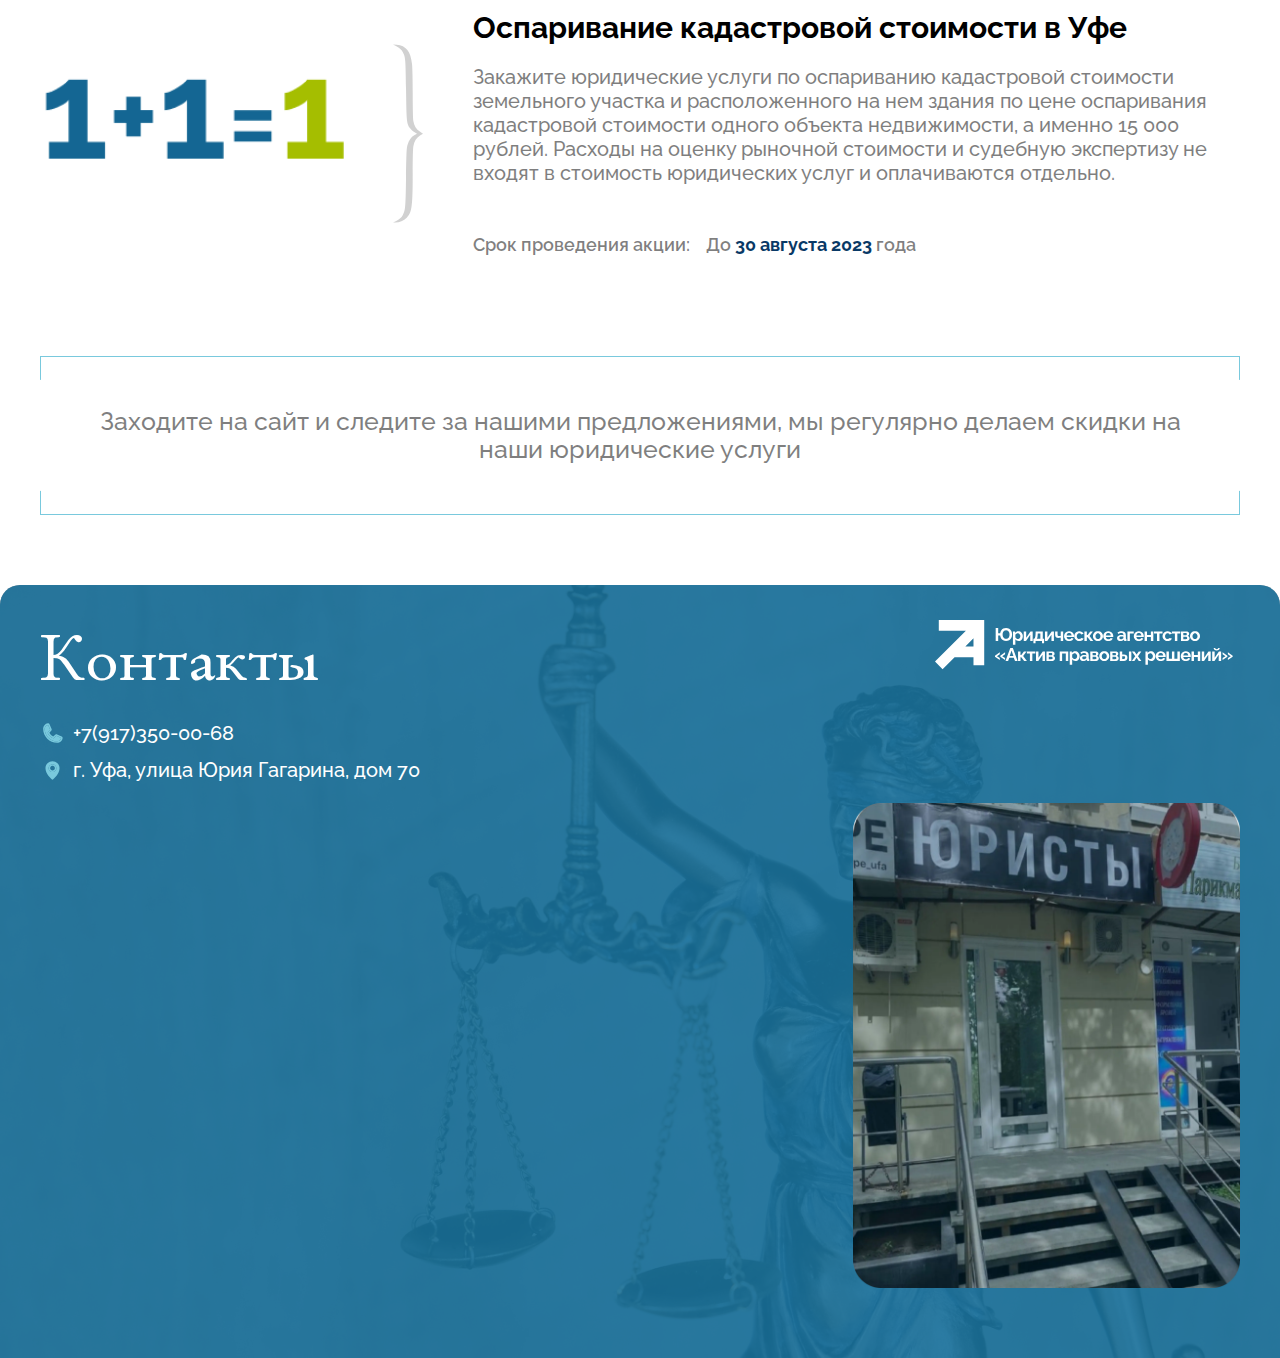
<file: discounts.html>
<!DOCTYPE html>
<html lang="en">
    <head>
        <meta charset="UTF-8" />
        <meta name="viewport" content="width=device-width, initial-scale=1.0" />
        <link rel="stylesheet" href="css/fancybox.css">
        <link rel="stylesheet" href="css/style.css" />
        <link rel="shortcut icon" href="images/mini-logo.svg" type="image/x-icon">
        <title>Юридическое агентство «Актив правовых решений»</title>
    </head>
    <body>
        <!-- === HEADER === -->
        <header class="header">
            <div class="container">
                <div class="header__inner">
                    <a class="header__logo" href="/">
                        <img src="images/logo.svg" loading="lazy" alt="logo">
                    </a>

                    <div class="header__middle">
                        <a class="header__box" href="tel:+79173500068">
                            <img src="images/phone-icon.svg" loading="lazy" alt="header icon">
                            +7(917)350-00-68
                        </a>
    
                        <div class="header__box">
                            <img src="images/location-icon.svg" loading="lazy" alt="header icon">
                            г. Уфа, улица Юрия Гагарина, дом 70
                        </div>
                    </div>

                    <div class="header__btn">
                        <img src="images/menu-btn.svg" loading="lazy" alt="header btn">
                    </div>
                </div>
            </div>

            <div class="header-modal">
                <div class="container">
                    <div class="header-modal__links">
                        <a class="header__box" href="tel:+79173500068">
                            <img src="images/phone-icon.svg" loading="lazy" alt="header icon">
                            +7(917)350-00-68
                        </a>
    
                        <div class="header__box">
                            <img src="images/location-icon.svg" loading="lazy" alt="header icon">
                            г. Уфа, улица Юрия Гагарина, дом 70
                        </div>
                    </div>
                    <ul class="header-modal__list">
                        <li><a href="/">Главная</a></li>
                        <li><a href="news.html">Новости</a></li>
                        <li>
                            <a class="header-modal__dropdown" href="services.html">Юридические услуги 
                                <img class="header-modal__trigger" src="images/chevron-down.svg" loading="lazy" alt="chevron img">
                            </a>
                            <ul class="header-modal__lists">
                                <li>
                                    
                                    <a class="header-modal__dropdowns" href="#">Арбитражные споры <img src="images/chevron-down.svg" loading="lazy" alt="chevron img"></a>
                                    <ul class="header-modal__listss">
                                        <li><a href="#">Арбитражный юрист и адвокат в Уфе</a></li>
                                        <li><a href="#">Взыскание задолженности по договору поставки</a></li>
                                        <li><a href="#">Взыскание задолженности по договору подряда</a></li>
                                        <li><a href="#">Взыскание задолженности по договору купли-продажи</a></li>
                                        <li><a href="#">Взыскание задолженности по договору аренды</a></li>
                                        <li><a href="#">Взыскание задолженности по договору</a></li>
                                        <li><a href="#">Корпоративные споры</a></li>
                                        <li><a href="#">Регистрация ООО</a></li>
                                        <li><a href="#">Ликвидация ООО</a></li>
                                        <li><a href="#">Внесений изменений в ООО</a></li>
                                    </ul>
                                </li>
                                <li>
                                    
                                    <a class="header-modal__dropdowns" href="#">Банкротство физических лиц <img src="images/chevron-down.svg" loading="lazy" alt="chevron img"></a>
                                    <ul class="header-modal__listss">
                                        <li><a href="#">Банкротство физических лиц в Уфе</a></li>
                                        <li><a href="#">Бесплатная консультация по банкротству физических лиц</a></li>
                                        <li><a href="#">Консультация юриста по банкротству физических лиц</a></li>
                                        <li><a href="#">Банкротство физических лиц дистанционная работа</a></li>
                                        <li><a href="#">Как списать долги по кредитам</a></li>
                                        <li><a href="#">Банкротство через МФЦ</a></li>
                                        <li><a href="#">Банкротство для пенсионеров</a></li>
                                        <li><a href="#">Отмена судебного приказа (решения суда) при банкротстве</a></li>
                                        <li><a href="#">Какое имущество не продается при банкротстве</a></li>
                                        <li><a href="#">Прекращение исполнительного производства при банкротстве</a></li>
                                        <li><a href="#">Снятие запрета на выезд за границу</a></li>
                                    </ul>
                                </li>
                                <li>
                                    
                                    <a class="header-modal__dropdowns" href="#">Представление интересов в суде <img src="images/chevron-down.svg" loading="lazy" alt="chevron img"></a>
                                    <ul class="header-modal__listss">
                                        <li><a href="#">Услуги юриста по представление интересов в суде</a></li>
                                        <li><a href="#">Составление претензии</a></li>
                                        <li><a href="#">Составление искового заявления</a></li>
                                        <li><a href="#">Составление возражения на исковое заявление</a></li>
                                        <li><a href="#">Составление отзыва на исковое заявление</a></li>
                                        <li><a href="#">Составление апелляционной жалобы</a></li>
                                        <li><a href="#">Составление кассационной жалобы</a></li>
                                        <li><a href="#">Отмена судебного приказа</a></li>
                                        <li><a href="#">Восстановление пропущенного срока в суде</a></li>
                                        <li><a href="#">Сопровождение исполнительного производства</a></li>
                                    </ul>
                                </li>
                                <li>
                                    
                                    <a class="header-modal__dropdowns" href="#">Семейные споры <img src="images/chevron-down.svg" loading="lazy" alt="chevron img"></a>
                                    <ul class="header-modal__listss">
                                        <li><a href="#">Юрист по семейным делам</a></li>
                                        <li><a href="#">Консультация юриста по семейным вопросам</a></li>
                                        <li><a href="#">Расторжение брака в суде</a></li>
                                        <li><a href="#">Взыскание алиментов на детей</a></li>
                                        <li><a href="#">Взыскание алиментов в твердой денежной сумме</a></li>
                                        <li><a href="#">Взыскание алиментов в процентах от заработка</a></li>
                                        <li><a href="#">Уменьшение размера алиментов</a></li>
                                        <li><a href="#">Увеличение размера алиментов</a></li>
                                        <li><a href="#">Установление отцовства</a></li>
                                        <li><a href="#">Оспаривание отцовства</a></li>
                                        <li><a href="#">Выселение из квартиры бывшего супруга</a></li>
                                        <li><a href="#">Снятие с регистрации бывшего супруга</a></li>
                                        <li><a href="#">Определение места жительства ребенка</a></li>
                                        <li><a href="#">Лишение родительских прав</a></li>
                                        <li><a href="#">Раздел имущества супругов</a></li>
                                        <li><a href="#">Раздел ипотечной квартиры супругов</a></li>
                                    </ul>
                                </li>
                                <li>
                                    
                                    <a class="header-modal__dropdowns" href="#">Жилищные споры <img src="images/chevron-down.svg" loading="lazy" alt="chevron img"></a>
                                    <ul class="header-modal__listss">
                                        <li><a href="#">Жилищный юрист</a></li>
                                        <li><a href="#">Консультация юриста по жилищным вопросам</a></li>
                                        <li><a href="#">Сопровождение сделок с недвижимостью</a></li>
                                        <li><a href="#">Снятие с регистрационного учета (прописки)</a></li>
                                        <li><a href="#">Выселение из квартиры</a></li>
                                        <li><a href="#">Определение порядка пользования квартирой</a></li>
                                        <li><a href="#">Признание сделки недействительной</a></li>
                                        <li><a href="#">Продажа незначительной доли</a></li>
                                        <li><a href="#">Признание права собственности на дом</a></li>
                                        <li><a href="#">Затопление квартиры</a></li>
                                        <li><a href="#">Юристы по ДДУ</a></li>
                                    </ul>
                                </li>
                                <li>
                                    
                                    <a class="header-modal__dropdowns" href="#">Земельные споры <img src="images/chevron-down.svg" loading="lazy" alt="chevron img"></a>
                                    <ul class="header-modal__listss">
                                        <li><a href="#">Земельный юрист</a></li>
                                        <li><a href="#">Приватизация земельного участка</a></li>
                                        <li><a href="#">Оформление СНТ</a></li>
                                    </ul>
                                </li>
                                <li>
                                    <a class="header-modal__dropdowns" href="#">Наследственные споры <img src="images/chevron-down.svg" loading="lazy" alt="chevron img"></a>
                                    <ul class="header-modal__listss">
                                        <li><a href="#">Юрист по наследству</a></li>
                                        <li><a href="#">Консультация юриста по наследству</a></li>
                                        <li><a href="#">Фактическое принятие наследства в суде</a></li>
                                        <li><a href="#">Восстановление срока принятия наследства</a></li>
                                        <li><a href="#">Установление факта родственных отношений</a></li>
                                    </ul>
                                </li>
                                <li>
                                    
                                    <a class="header-modal__dropdowns" href="#">Трудовые споры <img src="images/chevron-down.svg" loading="lazy" alt="chevron img"></a>
                                    <ul class="header-modal__listss">
                                        <li><a href="#">Трудовой юрист</a></li>
                                        <li><a href="#">Взыскание задолженности по зарплате</a></li>
                                        <li><a href="#">Обжалование увольнения</a></li>
                                    </ul>
                                </li>
                                <li>
                                    
                                    <a class="header-modal__dropdowns" href="#">Уменьшение кадастровой стоимости <img src="images/chevron-down.svg" loading="lazy" alt="chevron img"></a>
                                    <ul class="header-modal__listss">
                                        <li><a href="#">Оспаривание кадастровой стоимости здания</a></li>
                                        <li><a href="#">Оспаривание кадастровой стоимости помещения</a></li>
                                        <li><a href="#">Оспаривание кадастровой стоимости земельного участка</a></li>
                                    </ul>
                                </li>
                                <li>
                                    
                                    <a class="header-modal__dropdowns" href="#">Защита прав потребителей <img src="images/chevron-down.svg" loading="lazy" alt="chevron img"></a>
                                    <ul class="header-modal__listss">
                                        <li><a href="#">Ремонт или возврат некачественного товара</a></li>
                                        <li><a href="#">Некачественно выполненные работы</a></li>
                                        <li><a href="#">Возврат страховок</a></li>
                                    </ul>
                                </li>
                                <li>
                                    
                                    <a class="header-modal__dropdowns" href="#">Составление договоров <img src="images/chevron-down.svg" loading="lazy" alt="chevron img"></a>
                                    <ul class="header-modal__listss">
                                        <li><a href="#">Составление договора купли-продажи</a></li>
                                        <li><a href="#">Составление договора подряда</a></li>
                                        <li><a href="#">Составление договора аренды</a></li>
                                    </ul>
                                </li>
                            </ul>
                        </li>
                        <li><a href="reviews.html">Отзывы клиентов</a></li>
                        <li><a href="pricing.html">Стоимость услуг</a></li>
                        <li><a href="discounts.html">Акции</a></li>
                        <li><a href="won.html">Выигранные дела</a></li>
                        <li><a href="about.html">О нас</a></li>
                        <li><a href="contact.html">Контакты</a></li>
                    </ul>
                </div>
            </div>
        </header>


        <!-- === MAIN === -->
        <section class="main">
            <div class="main__inner">
                <img class="main__img" src="images/main-img.webp" loading="lazy" alt="main img">
    
                <div class="main__info">
                    <h2 class="title title_blank">Наши основные <br>
                        преимущества</h2>
                </div>
            </div>

            <div class="container">
                <div class="main__content">
                    <div class="main__box">
                        <h3 class="main__title">Круглосуточная поддержка</h3>
                        <p class="main__text">Мы на связи в любое, удобное
                            для клиента, время. Оперативно отвечаем на все поступающие запросы, и регулярно докладываем
                            о ходе выполнения работы</p>
                    </div>

                    <div class="main__box">
                        <h3 class="main__title">Честная стоимость юридических услуг</h3>
                        <p class="main__text">Все цены фиксируются
                            при заключении договора
                            и повышению не подлежат. Никаких скрытых платежей за «доп работу»</p>
                    </div>

                    <div class="main__box">
                        <h3 class="main__title">Эффективная методика судебной защиты</h3>
                        <p class="main__text">За 9 лет работы на рынке юридических услуг Уфы, наша фирма разработала системный подход к сбору доказательств и оформлению процессуальных документов, гарантирующий наиболее быструю и эффективную защиту
                            в суде</p>
                    </div>
                </div>
            </div>
        </section>

        <div class="container">
            <div class="discounts space">
                <h2 class="title title_green">Акции и скидки <br>
                    на юридические услуги</h2>
                <div class="discounts__info">Для заключения договора об оказании юридических услуг по специальной цене, вам необходимо сообщить, что Вы узнали о скидке на этом сайте</div>

                <div class="discounts__content">
                    <div class="discounts__item">
                        <div class="discounts__view">
                            <img src="images/discounts-1.svg" loading="lazy" alt="discounts img">
                        </div>

                        <div class="discounts__data">
                            <h3 class="discounts__title">Банкротство физических лиц в Уфе</h3>
                            <p class="discounts__text">Банкротство «под ключ» за <span class="line">120 000</span> 85 000 рублей, в эту сумму всё включено – 25 тыс. руб. депозит финансового управляющего, публикации в газете и ЕФРСБ, госпошлина, почтовые расходы, расходы на нотариальную доверенность, юридические услуги, представление интересов в арбитражном суде, составление всех процессуальных документов, сбор документов – никакого подвоха, гарантируем честную цену.</p>
                            <div class="discounts__bottom">
                                <div class="discounts__details">
                                    <div class="discounts__name">Срок проведения акции:</div>
                                    <div class="discounts__date">До <span>31 августа 2023</span> года</div>
                                </div>
                            </div>
                        </div>
                    </div>

                    <div class="discounts__item">
                        <div class="discounts__view">
                            <img src="images/discounts-2.svg" loading="lazy" alt="discounts img">
                        </div>

                        <div class="discounts__data">
                            <h3 class="discounts__title">Оспаривание кадастровой стоимости в Уфе</h3>
                            <p class="discounts__text">Закажите юридические услуги по оспариванию кадастровой стоимости земельного участка и расположенного на нем здания по цене оспаривания кадастровой стоимости одного объекта недвижимости, а именно 15 000 рублей. Расходы на оценку рыночной стоимости и судебную экспертизу не входят в стоимость юридических услуг и оплачиваются отдельно.</p>
                            <div class="discounts__bottom">
                                <div class="discounts__details">
                                    <div class="discounts__name">Срок проведения акции:</div>
                                    <div class="discounts__date">До <span>30 августа 2023</span> года</div>
                                </div>
                            </div>
                        </div>
                    </div>
                </div>

                <div class="discounts__quote">
                    <div class="discounts__blok">Заходите на сайт и следите за нашими предложениями, мы регулярно делаем скидки на наши юридические услуги</div>
                    <div class="discounts__line"></div>
                </div>
            </div>
        </div>



        <!-- === FOOTER === -->
        <footer class="footer space" style="background-image: url(images/contact-bg.png);">
            <div class="container">
                <div class="footer__head">
                    <h2 class="title title_blank">Контакты</h2>

                    <img class="footer__logo" src="images/logo-white.svg" loading="lazy" alt="footer logo">
                </div>

                <div class="footer__contact">
                    <a class="footer__line" href="tel:+79173500068">
                        <img src="images/contact-phone.svg" loading="lazy" alt="footer icon">
                        +7(917)350-00-68
                    </a>

                    <div class="footer__line">
                        <img src="images/contact-location.svg" loading="lazy" alt="footer icon">
                        г. Уфа, улица Юрия Гагарина, дом 70
                    </div>
                </div>

                <div class="footer__inner">
                    <div class="footer__map">
                        <iframe src="https://www.google.com/maps/embed?pb=!1m18!1m12!1m3!1d2301.1851670042524!2d56.07356107677071!3d54.77671197273855!2m3!1f0!2f0!3f0!3m2!1i1024!2i768!4f13.1!3m3!1m2!1s0x43d93838d9cc1f19%3A0x9a540d93a8fe89b2!2z0YPQuy4g0K7RgNC40Y8g0JPQsNCz0LDRgNC40L3QsCwgNzAsINCj0YTQsCwg0KDQtdGB0L8uINCR0LDRiNC60L7RgNGC0L7RgdGC0LDQvSwg0KDQvtGB0YHQuNGPLCA0NTAxMDU!5e0!3m2!1sru!2s!4v1685128618117!5m2!1sru!2s" width="100%" style="border:0;" allowfullscreen="" loading="lazy" referrerpolicy="no-referrer-when-downgrade"></iframe>
                    </div>

                    <img class="footer__location" src="images/contact-img.webp" loading="lazy" alt="footer img">

                </div>

            </div>
        </footer> 

        <!-- === SCRIPTS === -->
        <script src="js/jquery.js"></script>
        <script src="js/libs.min.js"></script>
        <script src="js/fancybox.js"></script>
        <script src="js/script.js"></script>
    </body>
</html>
</file>
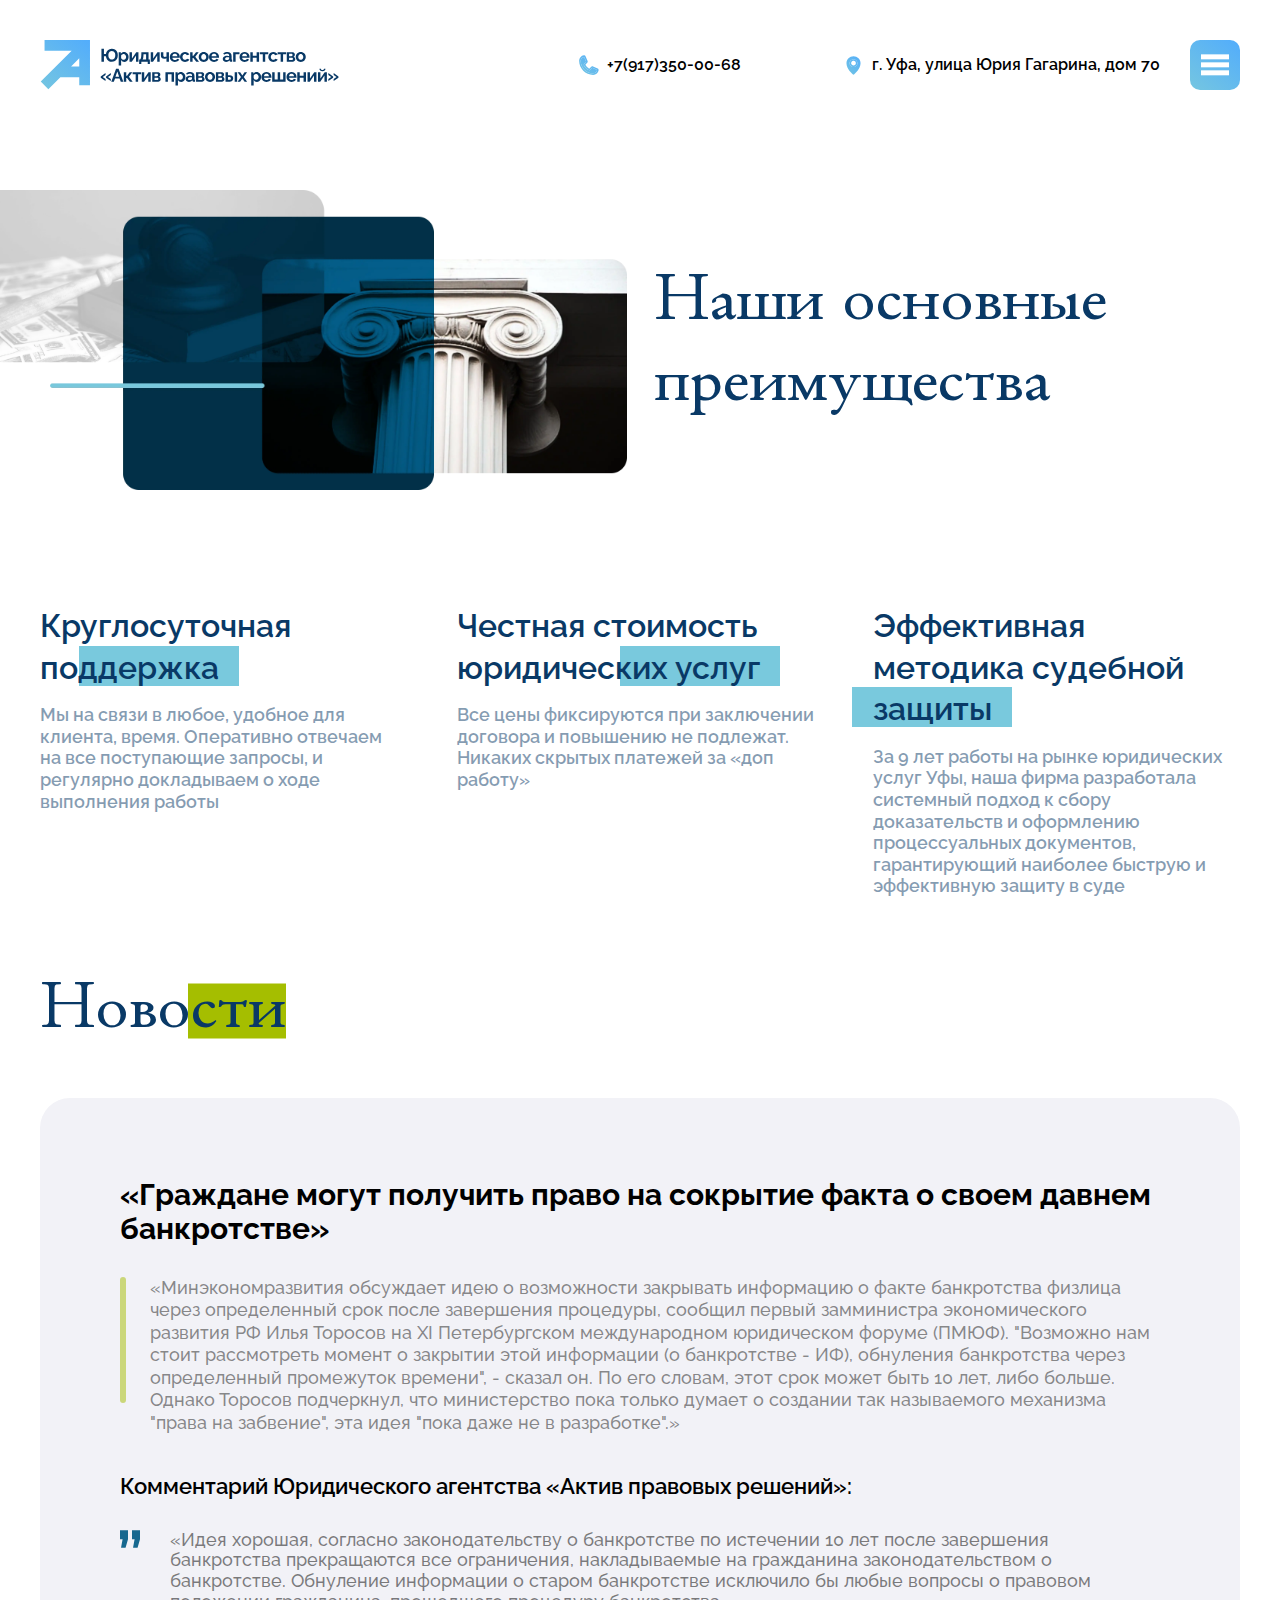
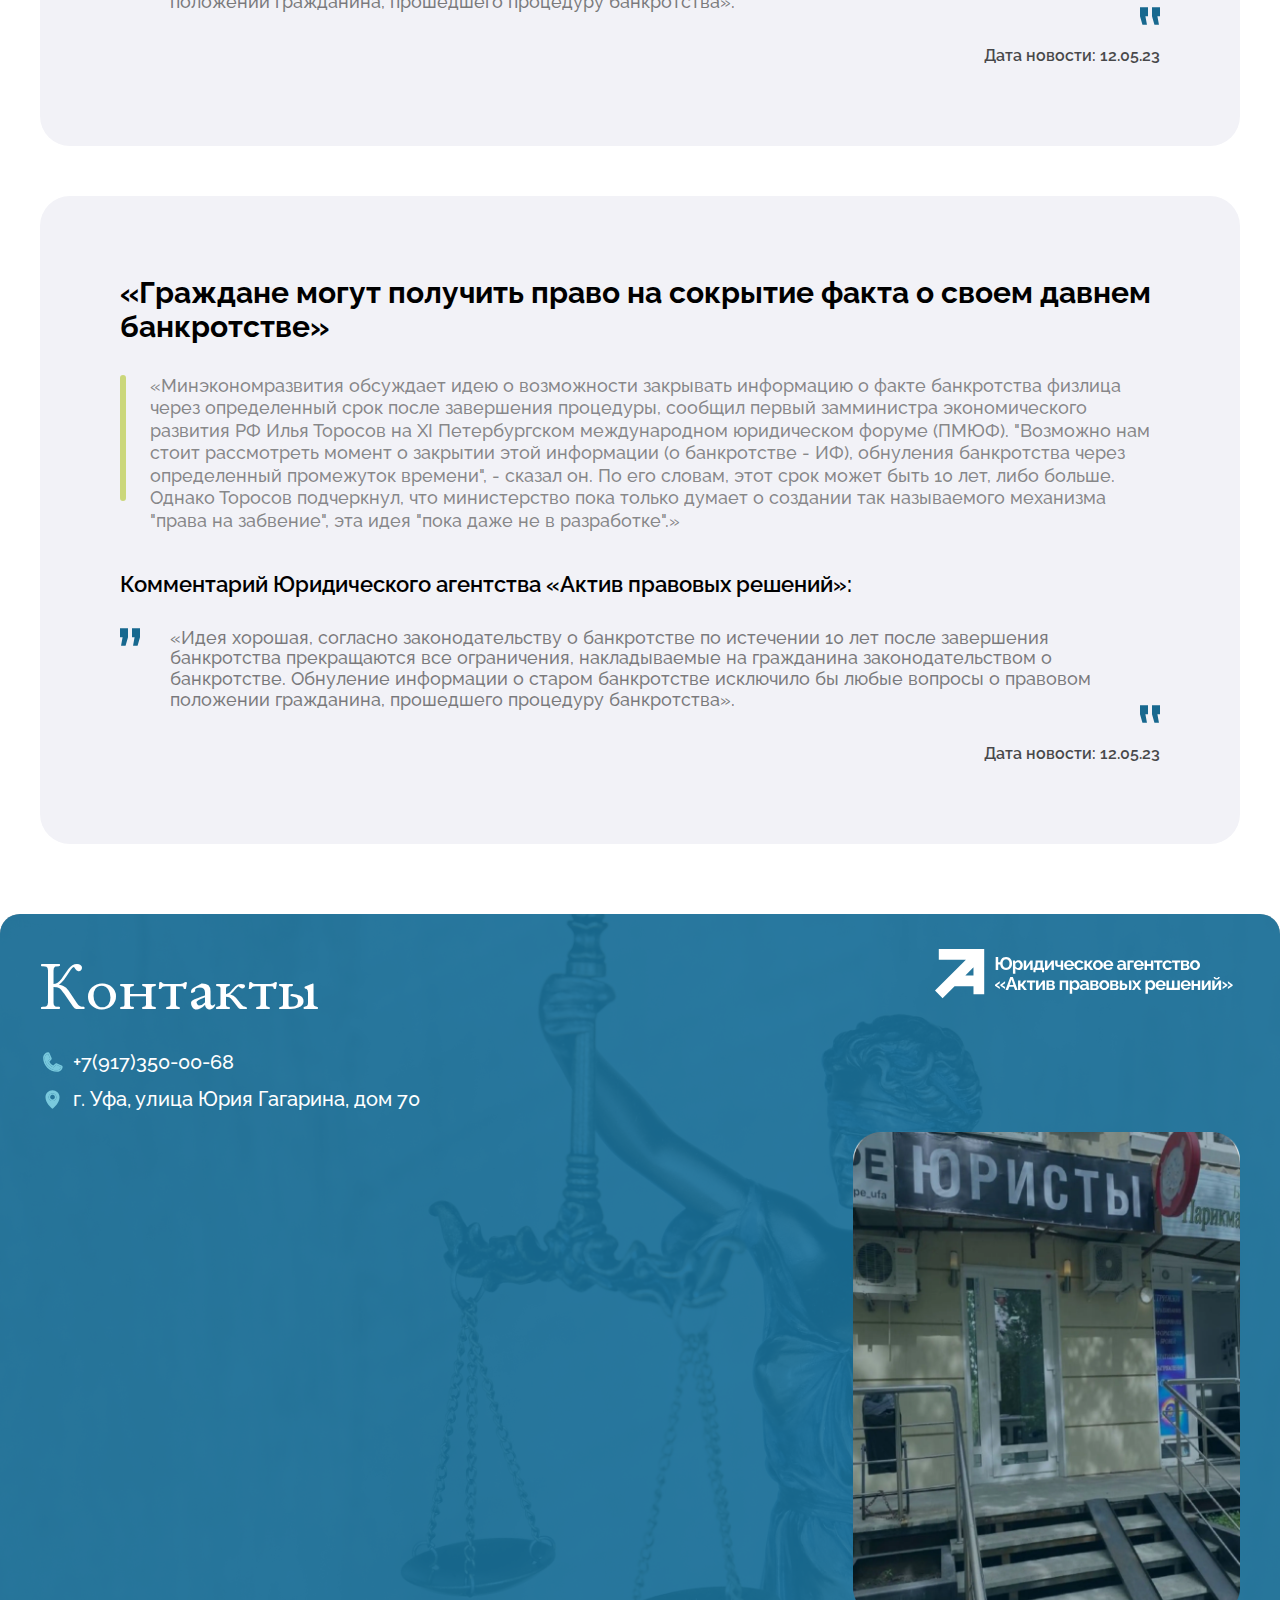
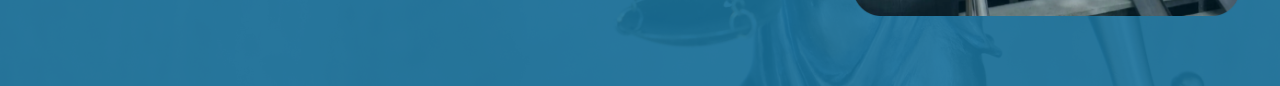
<file: news.html>
<!DOCTYPE html>
<html lang="en">
    <head>
        <meta charset="UTF-8" />
        <meta name="viewport" content="width=device-width, initial-scale=1.0" />
        <link rel="stylesheet" href="css/fancybox.css">
        <link rel="stylesheet" href="css/style.css" />
        <link rel="shortcut icon" href="images/mini-logo.svg" type="image/x-icon">
        <title>Юридическое агентство «Актив правовых решений»</title>
    </head>
    <body>
        <!-- === HEADER === -->
        <header class="header">
            <div class="container">
                <div class="header__inner">
                    <a class="header__logo" href="/">
                        <img src="images/logo.svg" loading="lazy" alt="logo">
                    </a>

                    <div class="header__middle">
                        <a class="header__box" href="tel:+79173500068">
                            <img src="images/phone-icon.svg" loading="lazy" alt="header icon">
                            +7(917)350-00-68
                        </a>
    
                        <div class="header__box">
                            <img src="images/location-icon.svg" loading="lazy" alt="header icon">
                            г. Уфа, улица Юрия Гагарина, дом 70
                        </div>
                    </div>

                    <div class="header__btn">
                        <img src="images/menu-btn.svg" loading="lazy" alt="header btn">
                    </div>
                </div>
            </div>

            <div class="header-modal">
                <div class="container">
                    <div class="header-modal__links">
                        <a class="header__box" href="tel:+79173500068">
                            <img src="images/phone-icon.svg" loading="lazy" alt="header icon">
                            +7(917)350-00-68
                        </a>
    
                        <div class="header__box">
                            <img src="images/location-icon.svg" loading="lazy" alt="header icon">
                            г. Уфа, улица Юрия Гагарина, дом 70
                        </div>
                    </div>
                    <ul class="header-modal__list">
                        <li><a href="/">Главная</a></li>
                        <li><a href="news.html">Новости</a></li>
                        <li>
                            <a class="header-modal__dropdown" href="services.html">Юридические услуги 
                                <img class="header-modal__trigger" src="images/chevron-down.svg" loading="lazy" alt="chevron img">
                            </a>
                            <ul class="header-modal__lists">
                                <li>
                                    
                                    <a class="header-modal__dropdowns" href="#">Арбитражные споры <img src="images/chevron-down.svg" loading="lazy" alt="chevron img"></a>
                                    <ul class="header-modal__listss">
                                        <li><a href="#">Арбитражный юрист и адвокат в Уфе</a></li>
                                        <li><a href="#">Взыскание задолженности по договору поставки</a></li>
                                        <li><a href="#">Взыскание задолженности по договору подряда</a></li>
                                        <li><a href="#">Взыскание задолженности по договору купли-продажи</a></li>
                                        <li><a href="#">Взыскание задолженности по договору аренды</a></li>
                                        <li><a href="#">Взыскание задолженности по договору</a></li>
                                        <li><a href="#">Корпоративные споры</a></li>
                                        <li><a href="#">Регистрация ООО</a></li>
                                        <li><a href="#">Ликвидация ООО</a></li>
                                        <li><a href="#">Внесений изменений в ООО</a></li>
                                    </ul>
                                </li>
                                <li>
                                    
                                    <a class="header-modal__dropdowns" href="#">Банкротство физических лиц <img src="images/chevron-down.svg" loading="lazy" alt="chevron img"></a>
                                    <ul class="header-modal__listss">
                                        <li><a href="#">Банкротство физических лиц в Уфе</a></li>
                                        <li><a href="#">Бесплатная консультация по банкротству физических лиц</a></li>
                                        <li><a href="#">Консультация юриста по банкротству физических лиц</a></li>
                                        <li><a href="#">Банкротство физических лиц дистанционная работа</a></li>
                                        <li><a href="#">Как списать долги по кредитам</a></li>
                                        <li><a href="#">Банкротство через МФЦ</a></li>
                                        <li><a href="#">Банкротство для пенсионеров</a></li>
                                        <li><a href="#">Отмена судебного приказа (решения суда) при банкротстве</a></li>
                                        <li><a href="#">Какое имущество не продается при банкротстве</a></li>
                                        <li><a href="#">Прекращение исполнительного производства при банкротстве</a></li>
                                        <li><a href="#">Снятие запрета на выезд за границу</a></li>
                                    </ul>
                                </li>
                                <li>
                                    
                                    <a class="header-modal__dropdowns" href="#">Представление интересов в суде <img src="images/chevron-down.svg" loading="lazy" alt="chevron img"></a>
                                    <ul class="header-modal__listss">
                                        <li><a href="#">Услуги юриста по представление интересов в суде</a></li>
                                        <li><a href="#">Составление претензии</a></li>
                                        <li><a href="#">Составление искового заявления</a></li>
                                        <li><a href="#">Составление возражения на исковое заявление</a></li>
                                        <li><a href="#">Составление отзыва на исковое заявление</a></li>
                                        <li><a href="#">Составление апелляционной жалобы</a></li>
                                        <li><a href="#">Составление кассационной жалобы</a></li>
                                        <li><a href="#">Отмена судебного приказа</a></li>
                                        <li><a href="#">Восстановление пропущенного срока в суде</a></li>
                                        <li><a href="#">Сопровождение исполнительного производства</a></li>
                                    </ul>
                                </li>
                                <li>
                                    
                                    <a class="header-modal__dropdowns" href="#">Семейные споры <img src="images/chevron-down.svg" loading="lazy" alt="chevron img"></a>
                                    <ul class="header-modal__listss">
                                        <li><a href="#">Юрист по семейным делам</a></li>
                                        <li><a href="#">Консультация юриста по семейным вопросам</a></li>
                                        <li><a href="#">Расторжение брака в суде</a></li>
                                        <li><a href="#">Взыскание алиментов на детей</a></li>
                                        <li><a href="#">Взыскание алиментов в твердой денежной сумме</a></li>
                                        <li><a href="#">Взыскание алиментов в процентах от заработка</a></li>
                                        <li><a href="#">Уменьшение размера алиментов</a></li>
                                        <li><a href="#">Увеличение размера алиментов</a></li>
                                        <li><a href="#">Установление отцовства</a></li>
                                        <li><a href="#">Оспаривание отцовства</a></li>
                                        <li><a href="#">Выселение из квартиры бывшего супруга</a></li>
                                        <li><a href="#">Снятие с регистрации бывшего супруга</a></li>
                                        <li><a href="#">Определение места жительства ребенка</a></li>
                                        <li><a href="#">Лишение родительских прав</a></li>
                                        <li><a href="#">Раздел имущества супругов</a></li>
                                        <li><a href="#">Раздел ипотечной квартиры супругов</a></li>
                                    </ul>
                                </li>
                                <li>
                                    
                                    <a class="header-modal__dropdowns" href="#">Жилищные споры <img src="images/chevron-down.svg" loading="lazy" alt="chevron img"></a>
                                    <ul class="header-modal__listss">
                                        <li><a href="#">Жилищный юрист</a></li>
                                        <li><a href="#">Консультация юриста по жилищным вопросам</a></li>
                                        <li><a href="#">Сопровождение сделок с недвижимостью</a></li>
                                        <li><a href="#">Снятие с регистрационного учета (прописки)</a></li>
                                        <li><a href="#">Выселение из квартиры</a></li>
                                        <li><a href="#">Определение порядка пользования квартирой</a></li>
                                        <li><a href="#">Признание сделки недействительной</a></li>
                                        <li><a href="#">Продажа незначительной доли</a></li>
                                        <li><a href="#">Признание права собственности на дом</a></li>
                                        <li><a href="#">Затопление квартиры</a></li>
                                        <li><a href="#">Юристы по ДДУ</a></li>
                                    </ul>
                                </li>
                                <li>
                                    
                                    <a class="header-modal__dropdowns" href="#">Земельные споры <img src="images/chevron-down.svg" loading="lazy" alt="chevron img"></a>
                                    <ul class="header-modal__listss">
                                        <li><a href="#">Земельный юрист</a></li>
                                        <li><a href="#">Приватизация земельного участка</a></li>
                                        <li><a href="#">Оформление СНТ</a></li>
                                    </ul>
                                </li>
                                <li>
                                    <a class="header-modal__dropdowns" href="#">Наследственные споры <img src="images/chevron-down.svg" loading="lazy" alt="chevron img"></a>
                                    <ul class="header-modal__listss">
                                        <li><a href="#">Юрист по наследству</a></li>
                                        <li><a href="#">Консультация юриста по наследству</a></li>
                                        <li><a href="#">Фактическое принятие наследства в суде</a></li>
                                        <li><a href="#">Восстановление срока принятия наследства</a></li>
                                        <li><a href="#">Установление факта родственных отношений</a></li>
                                    </ul>
                                </li>
                                <li>
                                    
                                    <a class="header-modal__dropdowns" href="#">Трудовые споры <img src="images/chevron-down.svg" loading="lazy" alt="chevron img"></a>
                                    <ul class="header-modal__listss">
                                        <li><a href="#">Трудовой юрист</a></li>
                                        <li><a href="#">Взыскание задолженности по зарплате</a></li>
                                        <li><a href="#">Обжалование увольнения</a></li>
                                    </ul>
                                </li>
                                <li>
                                    
                                    <a class="header-modal__dropdowns" href="#">Уменьшение кадастровой стоимости <img src="images/chevron-down.svg" loading="lazy" alt="chevron img"></a>
                                    <ul class="header-modal__listss">
                                        <li><a href="#">Оспаривание кадастровой стоимости здания</a></li>
                                        <li><a href="#">Оспаривание кадастровой стоимости помещения</a></li>
                                        <li><a href="#">Оспаривание кадастровой стоимости земельного участка</a></li>
                                    </ul>
                                </li>
                                <li>
                                    
                                    <a class="header-modal__dropdowns" href="#">Защита прав потребителей <img src="images/chevron-down.svg" loading="lazy" alt="chevron img"></a>
                                    <ul class="header-modal__listss">
                                        <li><a href="#">Ремонт или возврат некачественного товара</a></li>
                                        <li><a href="#">Некачественно выполненные работы</a></li>
                                        <li><a href="#">Возврат страховок</a></li>
                                    </ul>
                                </li>
                                <li>
                                    
                                    <a class="header-modal__dropdowns" href="#">Составление договоров <img src="images/chevron-down.svg" loading="lazy" alt="chevron img"></a>
                                    <ul class="header-modal__listss">
                                        <li><a href="#">Составление договора купли-продажи</a></li>
                                        <li><a href="#">Составление договора подряда</a></li>
                                        <li><a href="#">Составление договора аренды</a></li>
                                    </ul>
                                </li>
                            </ul>
                        </li>
                        <li><a href="reviews.html">Отзывы клиентов</a></li>
                        <li><a href="pricing.html">Стоимость услуг</a></li>
                        <li><a href="discounts.html">Акции</a></li>
                        <li><a href="won.html">Выигранные дела</a></li>
                        <li><a href="about.html">О нас</a></li>
                        <li><a href="contact.html">Контакты</a></li>
                    </ul>
                </div>
            </div>
        </header>


        <!-- === MAIN === -->
        <section class="main">
            <div class="main__inner">
                <img class="main__img" src="images/main-img.webp" loading="lazy" alt="main img">
    
                <div class="main__info">
                    <h2 class="title title_blank">Наши основные <br>
                        преимущества</h2>
                </div>
            </div>

            <div class="container">
                <div class="main__content">
                    <div class="main__box">
                        <h3 class="main__title">Круглосуточная поддержка</h3>
                        <p class="main__text">Мы на связи в любое, удобное
                            для клиента, время. Оперативно отвечаем на все поступающие запросы, и регулярно докладываем
                            о ходе выполнения работы</p>
                    </div>

                    <div class="main__box">
                        <h3 class="main__title">Честная стоимость юридических услуг</h3>
                        <p class="main__text">Все цены фиксируются
                            при заключении договора
                            и повышению не подлежат. Никаких скрытых платежей за «доп работу»</p>
                    </div>

                    <div class="main__box">
                        <h3 class="main__title">Эффективная методика судебной защиты</h3>
                        <p class="main__text">За 9 лет работы на рынке юридических услуг Уфы, наша фирма разработала системный подход к сбору доказательств и оформлению процессуальных документов, гарантирующий наиболее быструю и эффективную защиту
                            в суде</p>
                    </div>
                </div>
            </div>
        </section>

        <div class="container">
            <div class="news space">
                <h2 class="title title_green">Новости</h2>

                <div class="news__inner">
                    <div class="news__content">
                        <h3 class="news__title">«Граждане могут получить право на сокрытие факта о своем давнем банкротстве»</h3>
                        <p class="text">
                            «Минэкономразвития обсуждает идею о возможности закрывать информацию о факте банкротства физлица через определенный срок после завершения процедуры, сообщил первый замминистра экономического развития РФ Илья Торосов на XI Петербургском международном юридическом форуме (ПМЮФ).
                            "Возможно нам стоит рассмотреть момент о закрытии этой информации (о банкротстве - ИФ), обнуления банкротства через определенный промежуток времени", - сказал он.
                            По его словам, этот срок может быть 10 лет, либо больше. Однако Торосов подчеркнул, что министерство пока только думает о создании так называемого механизма "права на забвение", эта идея "пока даже не в разработке".»
                        </p>
    
                        <div class="news__comment">Комментарий Юридического агентства «Актив правовых решений»:</div>
    
                        <div class="news__quote">
                            «Идея хорошая, согласно законодательству о банкротстве по истечении 10 лет после завершения банкротства прекращаются все ограничения, накладываемые на гражданина законодательством о банкротстве. Обнуление информации о старом банкротстве исключило бы любые вопросы о правовом положении гражданина, прошедшего процедуру банкротства».
                        </div>
    
                        <div class="news__date">Дата новости: 12.05.23</div>
                    </div>

                    <div class="news__content">
                        <h3 class="news__title">«Граждане могут получить право на сокрытие факта о своем давнем банкротстве»</h3>
                        <p class="text">
                            «Минэкономразвития обсуждает идею о возможности закрывать информацию о факте банкротства физлица через определенный срок после завершения процедуры, сообщил первый замминистра экономического развития РФ Илья Торосов на XI Петербургском международном юридическом форуме (ПМЮФ).
                            "Возможно нам стоит рассмотреть момент о закрытии этой информации (о банкротстве - ИФ), обнуления банкротства через определенный промежуток времени", - сказал он.
                            По его словам, этот срок может быть 10 лет, либо больше. Однако Торосов подчеркнул, что министерство пока только думает о создании так называемого механизма "права на забвение", эта идея "пока даже не в разработке".»
                        </p>
    
                        <div class="news__comment">Комментарий Юридического агентства «Актив правовых решений»:</div>
    
                        <div class="news__quote">
                            «Идея хорошая, согласно законодательству о банкротстве по истечении 10 лет после завершения банкротства прекращаются все ограничения, накладываемые на гражданина законодательством о банкротстве. Обнуление информации о старом банкротстве исключило бы любые вопросы о правовом положении гражданина, прошедшего процедуру банкротства».
                        </div>
    
                        <div class="news__date">Дата новости: 12.05.23</div>
                    </div> 
                </div>
            </div>
        </div>



        <!-- === FOOTER === -->
        <footer class="footer space" style="background-image: url(images/contact-bg.png);">
            <div class="container">
                <div class="footer__head">
                    <h2 class="title title_blank">Контакты</h2>

                    <img class="footer__logo" src="images/logo-white.svg" loading="lazy" alt="footer logo">
                </div>

                <div class="footer__contact">
                    <a class="footer__line" href="tel:+79173500068">
                        <img src="images/contact-phone.svg" loading="lazy" alt="footer icon">
                        +7(917)350-00-68
                    </a>

                    <div class="footer__line">
                        <img src="images/contact-location.svg" loading="lazy" alt="footer icon">
                        г. Уфа, улица Юрия Гагарина, дом 70
                    </div>
                </div>

                <div class="footer__inner">
                    <div class="footer__map">
                        <iframe src="https://www.google.com/maps/embed?pb=!1m18!1m12!1m3!1d2301.1851670042524!2d56.07356107677071!3d54.77671197273855!2m3!1f0!2f0!3f0!3m2!1i1024!2i768!4f13.1!3m3!1m2!1s0x43d93838d9cc1f19%3A0x9a540d93a8fe89b2!2z0YPQuy4g0K7RgNC40Y8g0JPQsNCz0LDRgNC40L3QsCwgNzAsINCj0YTQsCwg0KDQtdGB0L8uINCR0LDRiNC60L7RgNGC0L7RgdGC0LDQvSwg0KDQvtGB0YHQuNGPLCA0NTAxMDU!5e0!3m2!1sru!2s!4v1685128618117!5m2!1sru!2s" width="100%" style="border:0;" allowfullscreen="" loading="lazy" referrerpolicy="no-referrer-when-downgrade"></iframe>
                    </div>

                    <img class="footer__location" src="images/contact-img.webp" loading="lazy" alt="footer img">

                </div>

            </div>
        </footer> 

        <!-- === SCRIPTS === -->
        <script src="js/jquery.js"></script>
        <script src="js/libs.min.js"></script>
        <script src="js/fancybox.js"></script>
        <script src="js/script.js"></script>
    </body>
</html>
</file>
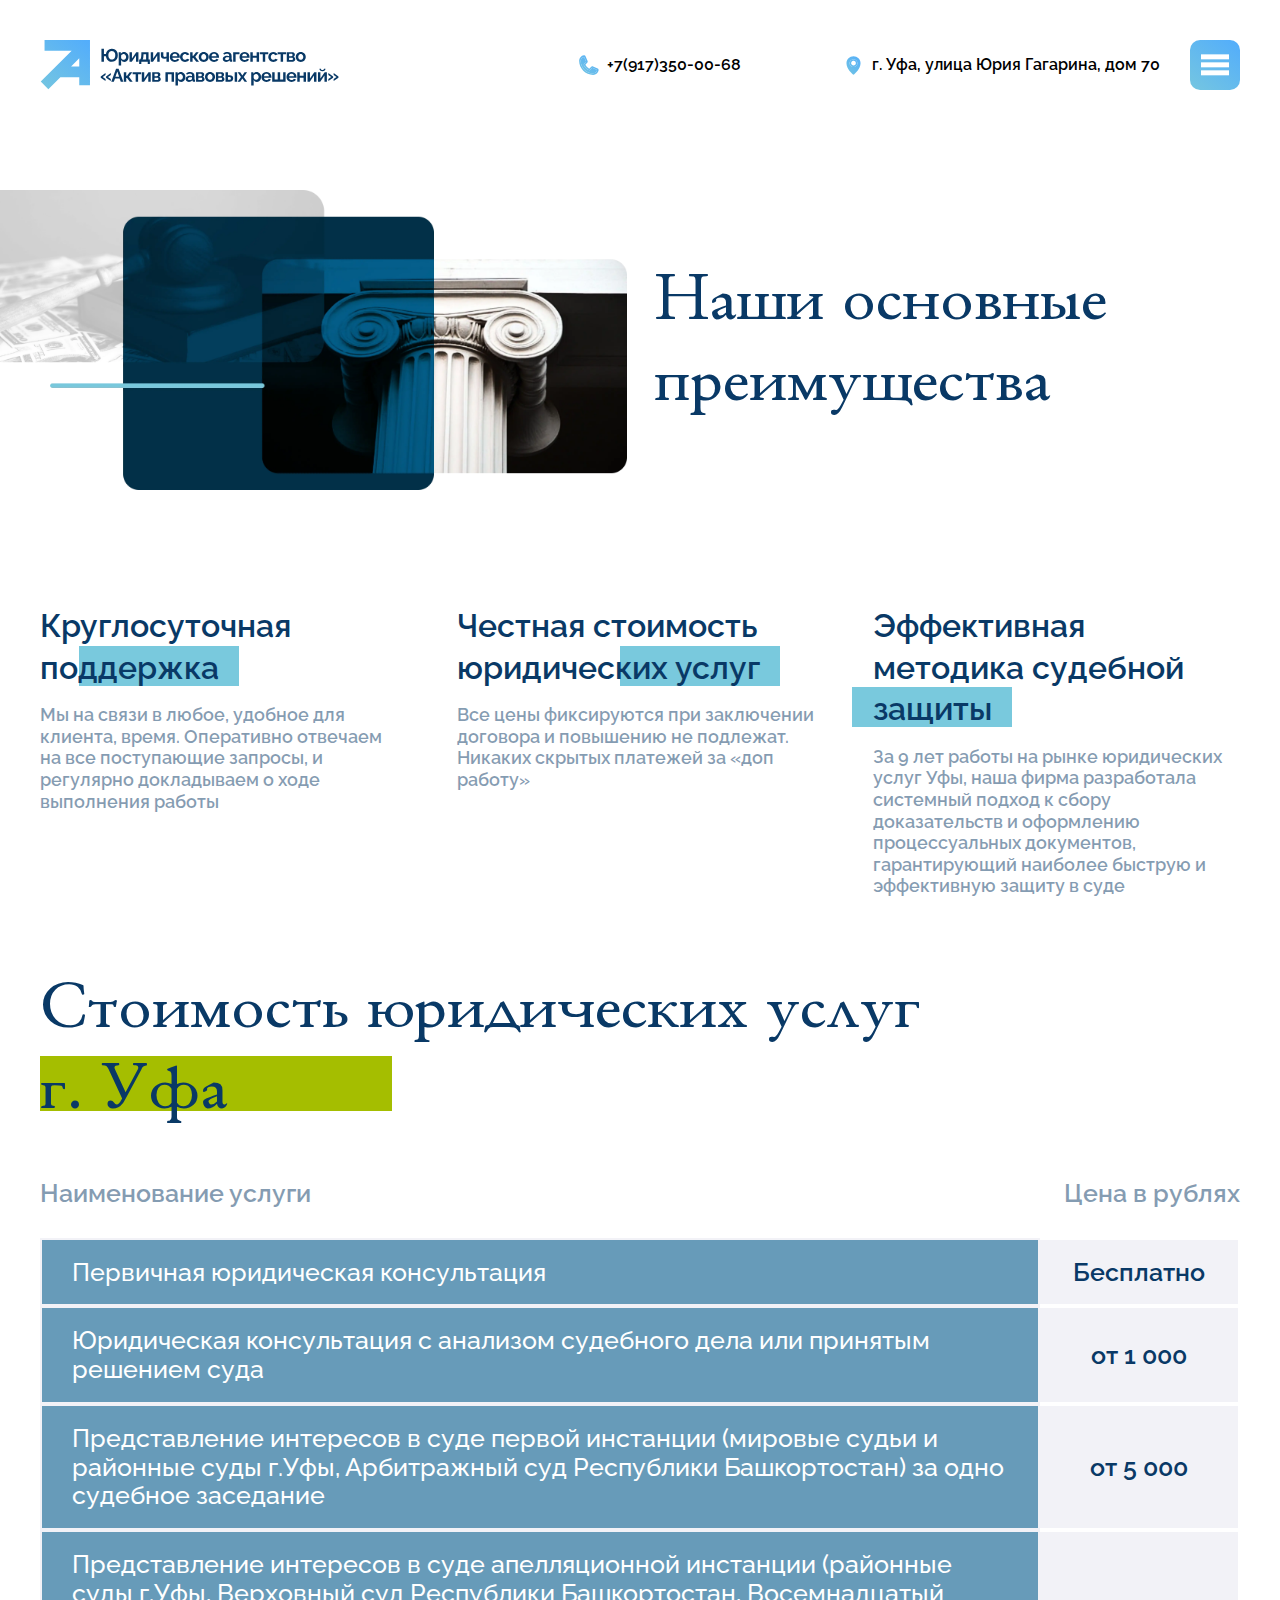
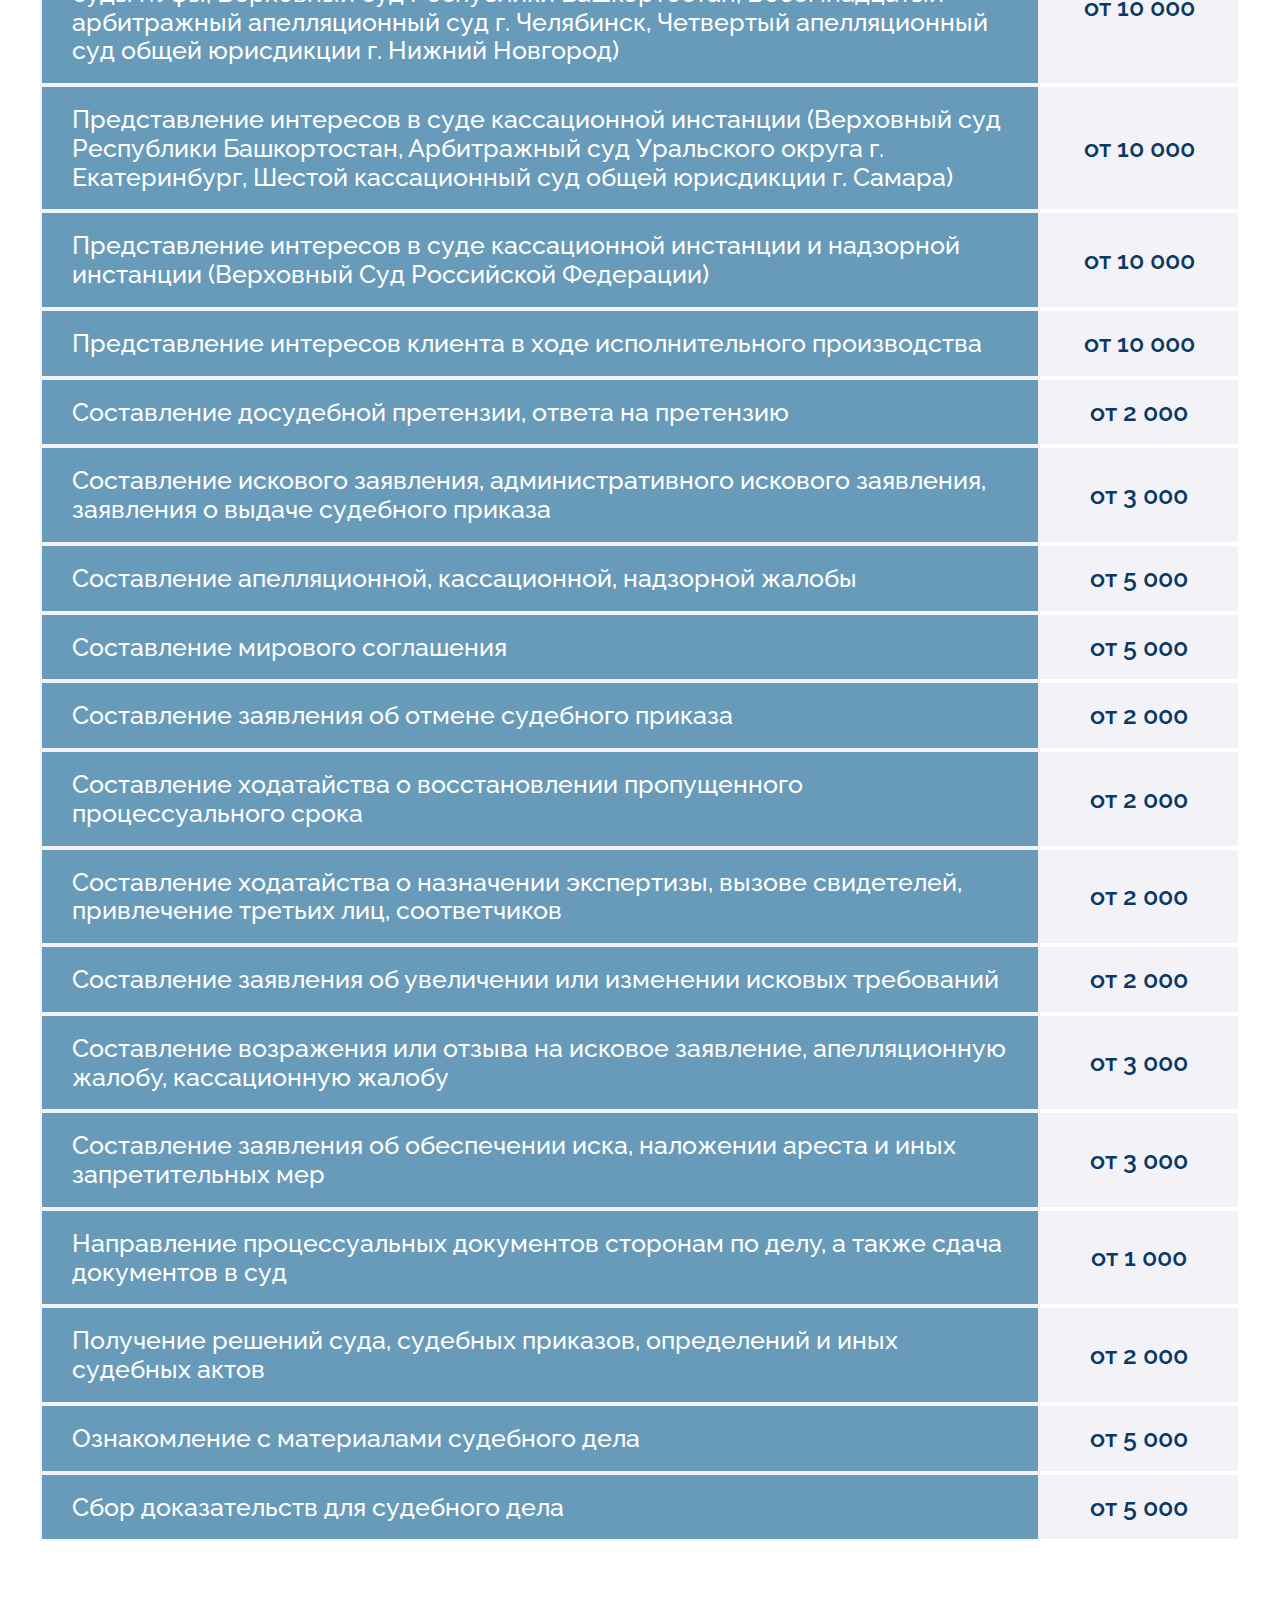
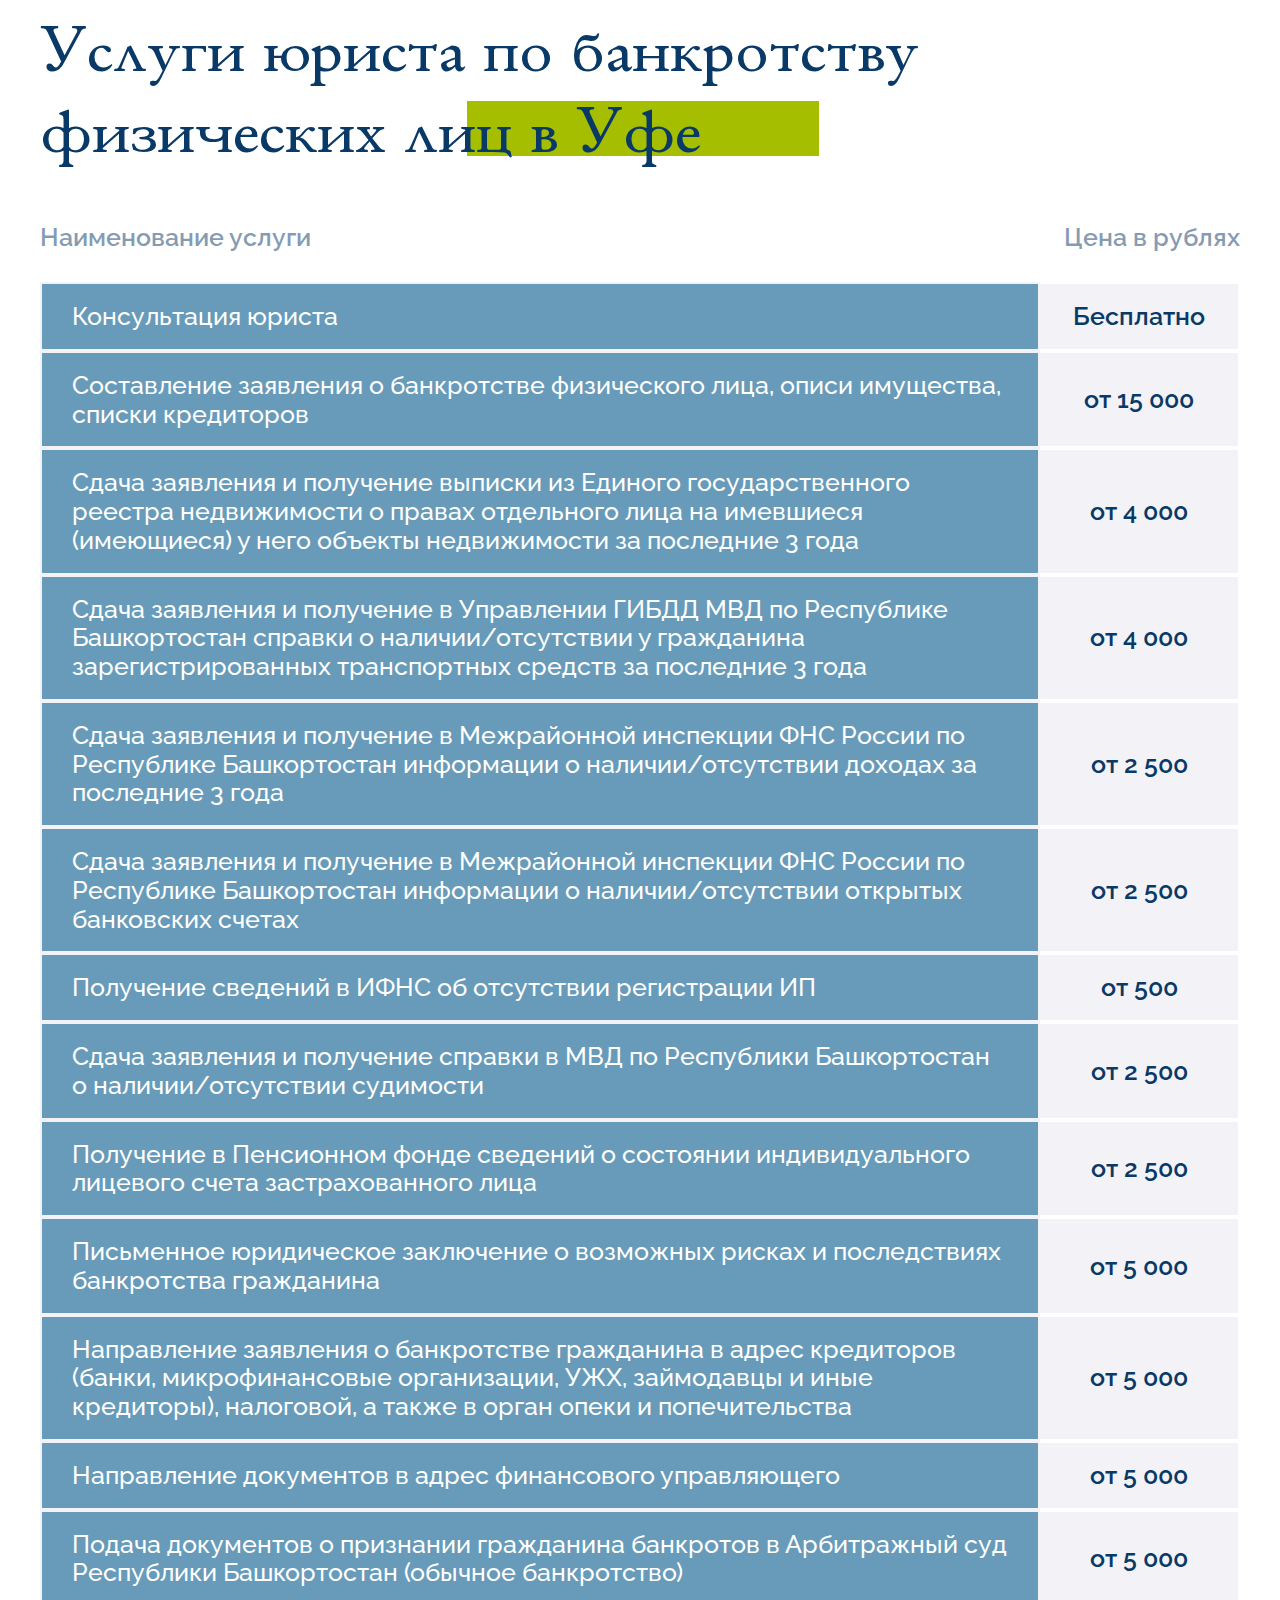
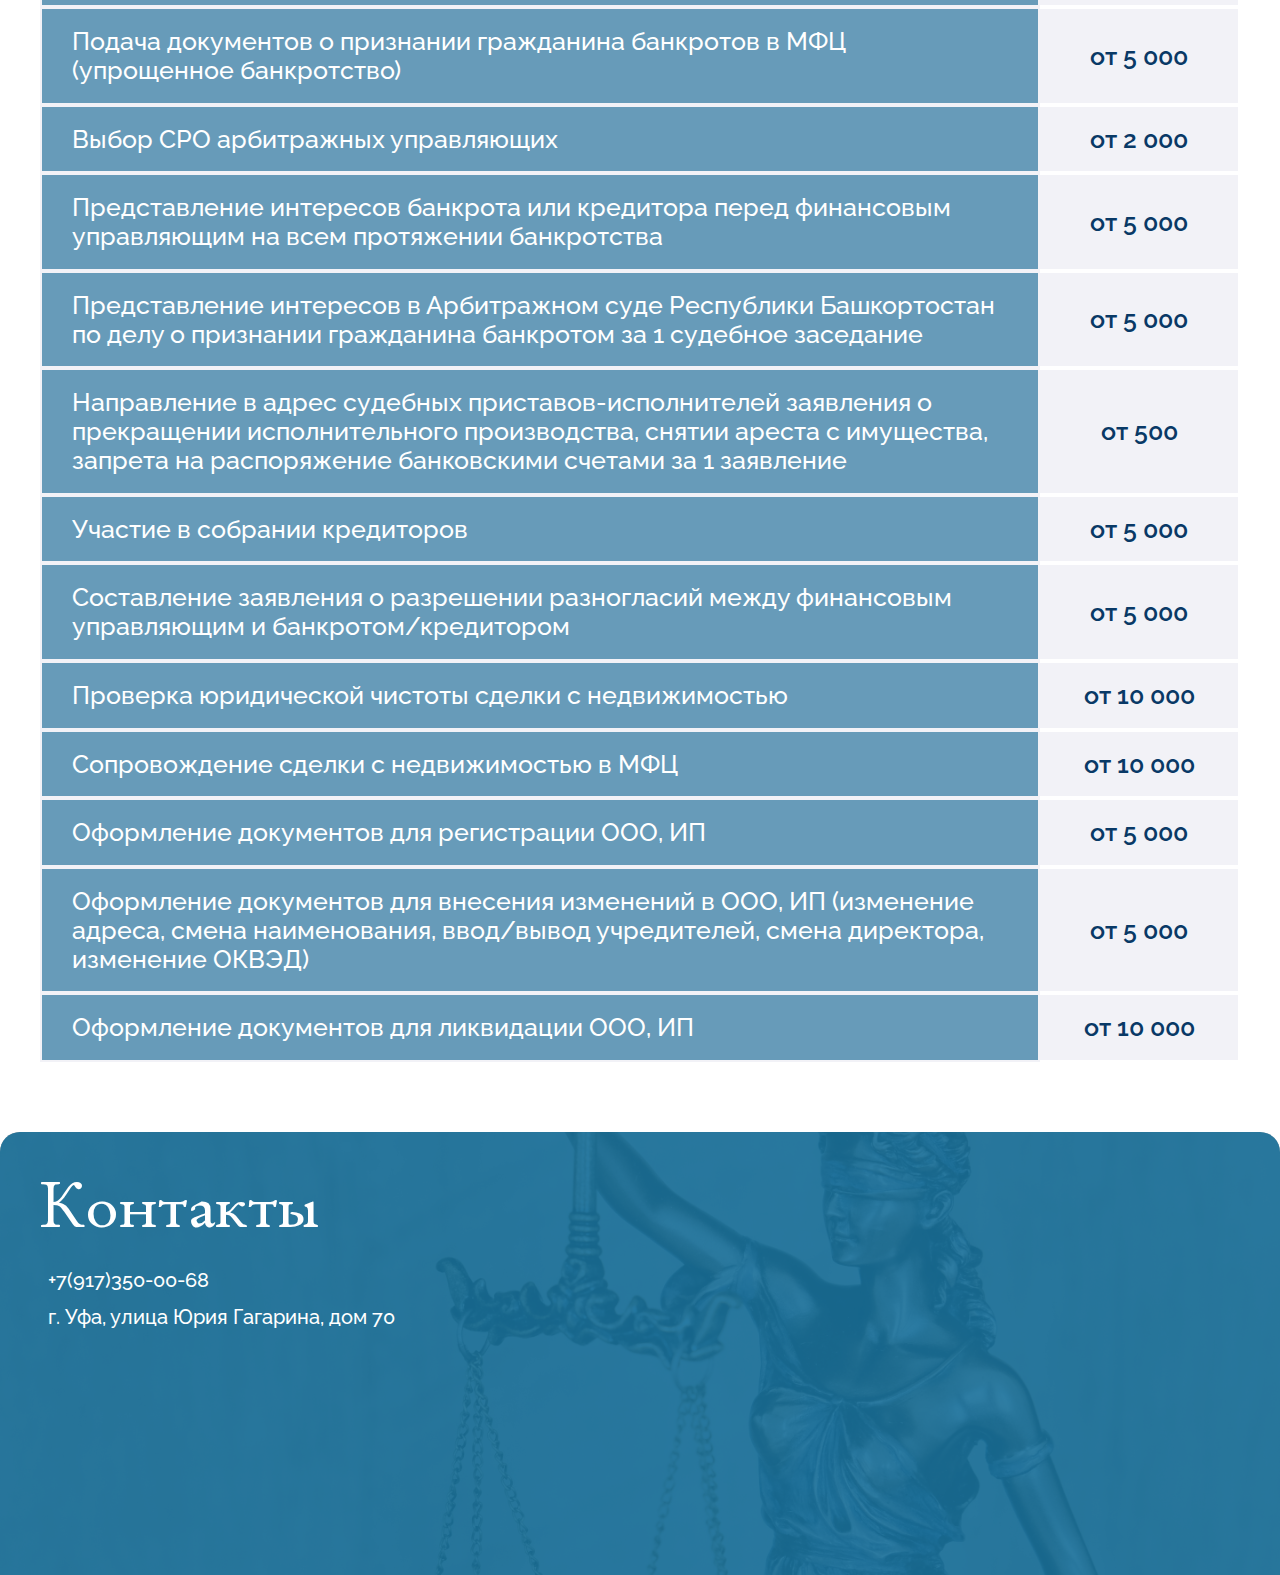
<file: pricing.html>
<!DOCTYPE html>
<html lang="en">
    <head>
        <meta charset="UTF-8" />
        <meta name="viewport" content="width=device-width, initial-scale=1.0" />
        <link rel="stylesheet" href="css/fancybox.css">
        <link rel="stylesheet" href="css/style.css" />
        <link rel="shortcut icon" href="images/mini-logo.svg" type="image/x-icon">
        <title>Юридическое агентство «Актив правовых решений»</title>
    </head>
    <body>
        <!-- === HEADER === -->
        <header class="header">
            <div class="container">
                <div class="header__inner">
                    <a class="header__logo" href="/">
                        <img src="images/logo.svg" loading="lazy" alt="logo">
                    </a>

                    <div class="header__middle">
                        <a class="header__box" href="tel:+79173500068">
                            <img src="images/phone-icon.svg" loading="lazy" alt="header icon">
                            +7(917)350-00-68
                        </a>
    
                        <div class="header__box">
                            <img src="images/location-icon.svg" loading="lazy" alt="header icon">
                            г. Уфа, улица Юрия Гагарина, дом 70
                        </div>
                    </div>

                    <div class="header__btn">
                        <img src="images/menu-btn.svg" loading="lazy" alt="header btn">
                    </div>
                </div>
            </div>

            <div class="header-modal">
                <div class="container">
                    <div class="header-modal__links">
                        <a class="header__box" href="tel:+79173500068">
                            <img src="images/phone-icon.svg" loading="lazy" alt="header icon">
                            +7(917)350-00-68
                        </a>
    
                        <div class="header__box">
                            <img src="images/location-icon.svg" loading="lazy" alt="header icon">
                            г. Уфа, улица Юрия Гагарина, дом 70
                        </div>
                    </div>
                    <ul class="header-modal__list">
                        <li><a href="/">Главная</a></li>
                        <li><a href="news.html">Новости</a></li>
                        <li>
                            <a class="header-modal__dropdown" href="services.html">Юридические услуги 
                                <img class="header-modal__trigger" src="images/chevron-down.svg" loading="lazy" alt="chevron img">
                            </a>
                            <ul class="header-modal__lists">
                                <li>
                                    
                                    <a class="header-modal__dropdowns" href="#">Арбитражные споры <img src="images/chevron-down.svg" loading="lazy" alt="chevron img"></a>
                                    <ul class="header-modal__listss">
                                        <li><a href="#">Арбитражный юрист и адвокат в Уфе</a></li>
                                        <li><a href="#">Взыскание задолженности по договору поставки</a></li>
                                        <li><a href="#">Взыскание задолженности по договору подряда</a></li>
                                        <li><a href="#">Взыскание задолженности по договору купли-продажи</a></li>
                                        <li><a href="#">Взыскание задолженности по договору аренды</a></li>
                                        <li><a href="#">Взыскание задолженности по договору</a></li>
                                        <li><a href="#">Корпоративные споры</a></li>
                                        <li><a href="#">Регистрация ООО</a></li>
                                        <li><a href="#">Ликвидация ООО</a></li>
                                        <li><a href="#">Внесений изменений в ООО</a></li>
                                    </ul>
                                </li>
                                <li>
                                    
                                    <a class="header-modal__dropdowns" href="#">Банкротство физических лиц <img src="images/chevron-down.svg" loading="lazy" alt="chevron img"></a>
                                    <ul class="header-modal__listss">
                                        <li><a href="#">Банкротство физических лиц в Уфе</a></li>
                                        <li><a href="#">Бесплатная консультация по банкротству физических лиц</a></li>
                                        <li><a href="#">Консультация юриста по банкротству физических лиц</a></li>
                                        <li><a href="#">Банкротство физических лиц дистанционная работа</a></li>
                                        <li><a href="#">Как списать долги по кредитам</a></li>
                                        <li><a href="#">Банкротство через МФЦ</a></li>
                                        <li><a href="#">Банкротство для пенсионеров</a></li>
                                        <li><a href="#">Отмена судебного приказа (решения суда) при банкротстве</a></li>
                                        <li><a href="#">Какое имущество не продается при банкротстве</a></li>
                                        <li><a href="#">Прекращение исполнительного производства при банкротстве</a></li>
                                        <li><a href="#">Снятие запрета на выезд за границу</a></li>
                                    </ul>
                                </li>
                                <li>
                                    
                                    <a class="header-modal__dropdowns" href="#">Представление интересов в суде <img src="images/chevron-down.svg" loading="lazy" alt="chevron img"></a>
                                    <ul class="header-modal__listss">
                                        <li><a href="#">Услуги юриста по представление интересов в суде</a></li>
                                        <li><a href="#">Составление претензии</a></li>
                                        <li><a href="#">Составление искового заявления</a></li>
                                        <li><a href="#">Составление возражения на исковое заявление</a></li>
                                        <li><a href="#">Составление отзыва на исковое заявление</a></li>
                                        <li><a href="#">Составление апелляционной жалобы</a></li>
                                        <li><a href="#">Составление кассационной жалобы</a></li>
                                        <li><a href="#">Отмена судебного приказа</a></li>
                                        <li><a href="#">Восстановление пропущенного срока в суде</a></li>
                                        <li><a href="#">Сопровождение исполнительного производства</a></li>
                                    </ul>
                                </li>
                                <li>
                                    
                                    <a class="header-modal__dropdowns" href="#">Семейные споры <img src="images/chevron-down.svg" loading="lazy" alt="chevron img"></a>
                                    <ul class="header-modal__listss">
                                        <li><a href="#">Юрист по семейным делам</a></li>
                                        <li><a href="#">Консультация юриста по семейным вопросам</a></li>
                                        <li><a href="#">Расторжение брака в суде</a></li>
                                        <li><a href="#">Взыскание алиментов на детей</a></li>
                                        <li><a href="#">Взыскание алиментов в твердой денежной сумме</a></li>
                                        <li><a href="#">Взыскание алиментов в процентах от заработка</a></li>
                                        <li><a href="#">Уменьшение размера алиментов</a></li>
                                        <li><a href="#">Увеличение размера алиментов</a></li>
                                        <li><a href="#">Установление отцовства</a></li>
                                        <li><a href="#">Оспаривание отцовства</a></li>
                                        <li><a href="#">Выселение из квартиры бывшего супруга</a></li>
                                        <li><a href="#">Снятие с регистрации бывшего супруга</a></li>
                                        <li><a href="#">Определение места жительства ребенка</a></li>
                                        <li><a href="#">Лишение родительских прав</a></li>
                                        <li><a href="#">Раздел имущества супругов</a></li>
                                        <li><a href="#">Раздел ипотечной квартиры супругов</a></li>
                                    </ul>
                                </li>
                                <li>
                                    
                                    <a class="header-modal__dropdowns" href="#">Жилищные споры <img src="images/chevron-down.svg" loading="lazy" alt="chevron img"></a>
                                    <ul class="header-modal__listss">
                                        <li><a href="#">Жилищный юрист</a></li>
                                        <li><a href="#">Консультация юриста по жилищным вопросам</a></li>
                                        <li><a href="#">Сопровождение сделок с недвижимостью</a></li>
                                        <li><a href="#">Снятие с регистрационного учета (прописки)</a></li>
                                        <li><a href="#">Выселение из квартиры</a></li>
                                        <li><a href="#">Определение порядка пользования квартирой</a></li>
                                        <li><a href="#">Признание сделки недействительной</a></li>
                                        <li><a href="#">Продажа незначительной доли</a></li>
                                        <li><a href="#">Признание права собственности на дом</a></li>
                                        <li><a href="#">Затопление квартиры</a></li>
                                        <li><a href="#">Юристы по ДДУ</a></li>
                                    </ul>
                                </li>
                                <li>
                                    
                                    <a class="header-modal__dropdowns" href="#">Земельные споры <img src="images/chevron-down.svg" loading="lazy" alt="chevron img"></a>
                                    <ul class="header-modal__listss">
                                        <li><a href="#">Земельный юрист</a></li>
                                        <li><a href="#">Приватизация земельного участка</a></li>
                                        <li><a href="#">Оформление СНТ</a></li>
                                    </ul>
                                </li>
                                <li>
                                    <a class="header-modal__dropdowns" href="#">Наследственные споры <img src="images/chevron-down.svg" loading="lazy" alt="chevron img"></a>
                                    <ul class="header-modal__listss">
                                        <li><a href="#">Юрист по наследству</a></li>
                                        <li><a href="#">Консультация юриста по наследству</a></li>
                                        <li><a href="#">Фактическое принятие наследства в суде</a></li>
                                        <li><a href="#">Восстановление срока принятия наследства</a></li>
                                        <li><a href="#">Установление факта родственных отношений</a></li>
                                    </ul>
                                </li>
                                <li>
                                    
                                    <a class="header-modal__dropdowns" href="#">Трудовые споры <img src="images/chevron-down.svg" loading="lazy" alt="chevron img"></a>
                                    <ul class="header-modal__listss">
                                        <li><a href="#">Трудовой юрист</a></li>
                                        <li><a href="#">Взыскание задолженности по зарплате</a></li>
                                        <li><a href="#">Обжалование увольнения</a></li>
                                    </ul>
                                </li>
                                <li>
                                    
                                    <a class="header-modal__dropdowns" href="#">Уменьшение кадастровой стоимости <img src="images/chevron-down.svg" loading="lazy" alt="chevron img"></a>
                                    <ul class="header-modal__listss">
                                        <li><a href="#">Оспаривание кадастровой стоимости здания</a></li>
                                        <li><a href="#">Оспаривание кадастровой стоимости помещения</a></li>
                                        <li><a href="#">Оспаривание кадастровой стоимости земельного участка</a></li>
                                    </ul>
                                </li>
                                <li>
                                    
                                    <a class="header-modal__dropdowns" href="#">Защита прав потребителей <img src="images/chevron-down.svg" loading="lazy" alt="chevron img"></a>
                                    <ul class="header-modal__listss">
                                        <li><a href="#">Ремонт или возврат некачественного товара</a></li>
                                        <li><a href="#">Некачественно выполненные работы</a></li>
                                        <li><a href="#">Возврат страховок</a></li>
                                    </ul>
                                </li>
                                <li>
                                    
                                    <a class="header-modal__dropdowns" href="#">Составление договоров <img src="images/chevron-down.svg" loading="lazy" alt="chevron img"></a>
                                    <ul class="header-modal__listss">
                                        <li><a href="#">Составление договора купли-продажи</a></li>
                                        <li><a href="#">Составление договора подряда</a></li>
                                        <li><a href="#">Составление договора аренды</a></li>
                                    </ul>
                                </li>
                            </ul>
                        </li>
                        <li><a href="reviews.html">Отзывы клиентов</a></li>
                        <li><a href="pricing.html">Стоимость услуг</a></li>
                        <li><a href="discounts.html">Акции</a></li>
                        <li><a href="won.html">Выигранные дела</a></li>
                        <li><a href="about.html">О нас</a></li>
                        <li><a href="contact.html">Контакты</a></li>
                    </ul>
                </div>
            </div>
        </header>


        <!-- === MAIN === -->
        <section class="main">
            <div class="main__inner">
                <img class="main__img" src="images/main-img.webp" loading="lazy" alt="main img">
    
                <div class="main__info">
                    <h2 class="title title_blank">Наши основные <br>
                        преимущества</h2>
                </div>
            </div>

            <div class="container">
                <div class="main__content">
                    <div class="main__box">
                        <h3 class="main__title">Круглосуточная поддержка</h3>
                        <p class="main__text">Мы на связи в любое, удобное
                            для клиента, время. Оперативно отвечаем на все поступающие запросы, и регулярно докладываем
                            о ходе выполнения работы</p>
                    </div>

                    <div class="main__box">
                        <h3 class="main__title">Честная стоимость юридических услуг</h3>
                        <p class="main__text">Все цены фиксируются
                            при заключении договора
                            и повышению не подлежат. Никаких скрытых платежей за «доп работу»</p>
                    </div>

                    <div class="main__box">
                        <h3 class="main__title">Эффективная методика судебной защиты</h3>
                        <p class="main__text">За 9 лет работы на рынке юридических услуг Уфы, наша фирма разработала системный подход к сбору доказательств и оформлению процессуальных документов, гарантирующий наиболее быструю и эффективную защиту
                            в суде</p>
                    </div>
                </div>
            </div>
        </section>

        <div class="container">
            <div class="pricing">
                <h2 class="title title_green pricing__left">Стоимость юридических услуг <br> г. Уфа</h2>
                <div class="pricing__naming">
                    <div class="pricing__name">Наименование услуги</div>
                    <div class="pricing__name">Цена в рублях</div>
                </div>

                <div class="pricing__table">
                    <div class="pricing__row">
                        <div class="pricing__info">Первичная юридическая консультация</div>
                        <div class="pricing__nums">Бесплатно</div>
                    </div>

                    <div class="pricing__row">
                        <div class="pricing__info">Юридическая консультация с анализом судебного дела или принятым решением суда</div>
                        <div class="pricing__nums">от 1 000</div>
                    </div>

                    <div class="pricing__row">
                        <div class="pricing__info">Представление интересов в суде первой инстанции (мировые судьи и районные суды г.Уфы, Арбитражный суд Республики Башкортостан) за одно судебное заседание</div>
                        <div class="pricing__nums">от 5 000</div>
                    </div>

                    <div class="pricing__row">
                        <div class="pricing__info">Представление интересов в суде апелляционной инстанции (районные суды г.Уфы, Верховный суд Республики Башкортостан, Восемнадцатый арбитражный апелляционный суд г. Челябинск, Четвертый апелляционный суд общей юрисдикции г. Нижний Новгород)</div>
                        <div class="pricing__nums">от 10 000</div>
                    </div>

                    <div class="pricing__row">
                        <div class="pricing__info">Представление интересов в суде кассационной инстанции (Верховный суд Республики Башкортостан, Арбитражный суд Уральского округа г. Екатеринбург, Шестой кассационный суд общей юрисдикции г. Самара)</div>
                        <div class="pricing__nums">от 10 000</div>
                    </div>

                    <div class="pricing__row">
                        <div class="pricing__info">Представление интересов в суде кассационной инстанции
                            и надзорной инстанции (Верховный Суд Российской Федерации)</div>
                        <div class="pricing__nums">от 10 000</div>
                    </div>

                    <div class="pricing__row">
                        <div class="pricing__info">Представление интересов клиента в ходе исполнительного производства</div>
                        <div class="pricing__nums">от 10 000</div>
                    </div>

                    <div class="pricing__row">
                        <div class="pricing__info">Составление досудебной претензии, ответа на претензию</div>
                        <div class="pricing__nums">от 2 000</div>
                    </div>

                    <div class="pricing__row">
                        <div class="pricing__info">Составление искового заявления, административного искового заявления, заявления о выдаче судебного приказа</div>
                        <div class="pricing__nums">от 3 000</div>
                    </div>

                    <div class="pricing__row">
                        <div class="pricing__info">Составление апелляционной, кассационной, надзорной жалобы</div>
                        <div class="pricing__nums">от 5 000</div>
                    </div>

                    <div class="pricing__row">
                        <div class="pricing__info">Составление мирового соглашения</div>
                        <div class="pricing__nums">от 5 000</div>
                    </div>

                    <div class="pricing__row">
                        <div class="pricing__info">Составление заявления об отмене судебного приказа</div>
                        <div class="pricing__nums">от 2 000</div>
                    </div>

                    <div class="pricing__row">
                        <div class="pricing__info">Составление ходатайства о восстановлении пропущенного процессуального срока</div>
                        <div class="pricing__nums">от 2 000</div>
                    </div>

                    <div class="pricing__row">
                        <div class="pricing__info">Составление ходатайства о назначении экспертизы, вызове свидетелей, привлечение третьих лиц, соответчиков</div>
                        <div class="pricing__nums">от 2 000</div>
                    </div>

                    <div class="pricing__row">
                        <div class="pricing__info">Составление заявления об увеличении или изменении исковых требований</div>
                        <div class="pricing__nums">от 2 000</div>
                    </div>

                    <div class="pricing__row">
                        <div class="pricing__info">Составление возражения или отзыва на исковое заявление, апелляционную жалобу, кассационную жалобу</div>
                        <div class="pricing__nums">от 3 000</div>
                    </div>

                    <div class="pricing__row">
                        <div class="pricing__info">Составление заявления об обеспечении иска, наложении ареста
                            и иных запретительных мер</div>
                        <div class="pricing__nums">от 3 000</div>
                    </div>

                    <div class="pricing__row">
                        <div class="pricing__info">Направление процессуальных документов сторонам по делу, а также сдача документов в суд</div>
                        <div class="pricing__nums">от 1 000</div>
                    </div>

                    <div class="pricing__row">
                        <div class="pricing__info">Получение решений суда, судебных приказов, определений и иных судебных актов</div>
                        <div class="pricing__nums">от 2 000</div>
                    </div>

                    <div class="pricing__row">
                        <div class="pricing__info">Ознакомление с материалами судебного дела</div>
                        <div class="pricing__nums">от 5 000</div>
                    </div>

                    <div class="pricing__row">
                        <div class="pricing__info">Сбор доказательств для судебного дела</div>
                        <div class="pricing__nums">от 5 000</div>
                    </div>

                </div>
            </div>

            <div class="pricing">
                <h2 class="title title_green pricing__right">Услуги юриста по банкротству <br> физических лиц в Уфе</h2>
                <div class="pricing__naming">
                    <div class="pricing__name">Наименование услуги</div>
                    <div class="pricing__name">Цена в рублях</div>
                </div>


                <div class="pricing__table">
                    <div class="pricing__row">
                        <div class="pricing__info">Консультация юриста</div>
                        <div class="pricing__nums">Бесплатно</div>
                    </div>

                    <div class="pricing__row">
                        <div class="pricing__info">Составление заявления о банкротстве физического лица, описи имущества, списки кредиторов</div>
                        <div class="pricing__nums">от 15 000</div>
                    </div>

                    <div class="pricing__row">
                        <div class="pricing__info">Сдача заявления и получение выписки из Единого государственного реестра недвижимости о правах отдельного лица на имевшиеся (имеющиеся) у него объекты недвижимости за последние 3 года</div>
                        <div class="pricing__nums">от 4 000</div>
                    </div>

                    <div class="pricing__row">
                        <div class="pricing__info">Сдача заявления и получение в Управлении ГИБДД МВД по Республике Башкортостан справки о наличии/отсутствии у гражданина зарегистрированных транспортных средств за последние 3 года</div>
                        <div class="pricing__nums">от 4 000</div>
                    </div>

                    <div class="pricing__row">
                        <div class="pricing__info">Сдача заявления и получение в Межрайонной инспекции ФНС России по Республике Башкортостан информации о наличии/отсутствии доходах за последние 3 года</div>
                        <div class="pricing__nums">от 2 500</div>
                    </div>

                    <div class="pricing__row">
                        <div class="pricing__info">Сдача заявления и получение в Межрайонной инспекции ФНС России по Республике Башкортостан информации о наличии/отсутствии открытых банковских счетах</div>
                        <div class="pricing__nums">от 2 500</div>
                    </div>

                    <div class="pricing__row">
                        <div class="pricing__info">Получение сведений в ИФНС об отсутствии регистрации ИП</div>
                        <div class="pricing__nums">от 500</div>
                    </div>

                    <div class="pricing__row">
                        <div class="pricing__info">Сдача заявления и получение справки в МВД по Республики Башкортостан о наличии/отсутствии судимости</div>
                        <div class="pricing__nums">от 2 500</div>
                    </div>

                    <div class="pricing__row">
                        <div class="pricing__info">Получение в Пенсионном фонде сведений о состоянии индивидуального лицевого счета застрахованного лица</div>
                        <div class="pricing__nums">от 2 500</div>
                    </div>

                    <div class="pricing__row">
                        <div class="pricing__info">Письменное юридическое заключение о возможных рисках
                            и последствиях банкротства гражданина</div>
                        <div class="pricing__nums">от 5 000</div>
                    </div>

                    <div class="pricing__row">
                        <div class="pricing__info">Направление заявления о банкротстве гражданина в адрес кредиторов (банки, микрофинансовые организации, УЖХ, займодавцы и иные кредиторы), налоговой, а также в орган опеки
                            и попечительства</div>
                        <div class="pricing__nums">от 5 000</div>
                    </div>

                    <div class="pricing__row">
                        <div class="pricing__info">Направление документов в адрес финансового управляющего</div>
                        <div class="pricing__nums">от 5 000</div>
                    </div>

                    <div class="pricing__row">
                        <div class="pricing__info">Подача документов о признании гражданина банкротов
                            в Арбитражный суд Республики Башкортостан (обычное банкротство)</div>
                        <div class="pricing__nums">от 5 000</div>
                    </div>

                    <div class="pricing__row">
                        <div class="pricing__info">Подача документов о признании гражданина банкротов в МФЦ (упрощенное банкротство)</div>
                        <div class="pricing__nums">от 5 000</div>
                    </div>

                    <div class="pricing__row">
                        <div class="pricing__info">Выбор СРО арбитражных управляющих</div>
                        <div class="pricing__nums">от 2 000</div>
                    </div>

                    <div class="pricing__row">
                        <div class="pricing__info">Представление интересов банкрота или кредитора перед финансовым управляющим на всем протяжении банкротства</div>
                        <div class="pricing__nums">от 5 000</div>
                    </div>

                    <div class="pricing__row">
                        <div class="pricing__info">Представление интересов в Арбитражном суде Республики Башкортостан по делу о признании гражданина банкротом
                            за 1 судебное заседание</div>
                        <div class="pricing__nums">от 5 000</div>
                    </div>

                    <div class="pricing__row">
                        <div class="pricing__info">Направление в адрес судебных приставов-исполнителей заявления о прекращении исполнительного производства, снятии ареста
                            с имущества, запрета на распоряжение банковскими счетами
                            за 1 заявление</div>
                        <div class="pricing__nums">от 500</div>
                    </div>

                    <div class="pricing__row">
                        <div class="pricing__info">Участие в собрании кредиторов</div>
                        <div class="pricing__nums">от 5 000</div>
                    </div>

                    <div class="pricing__row">
                        <div class="pricing__info">Составление заявления о разрешении разногласий между финансовым управляющим и банкротом/кредитором</div>
                        <div class="pricing__nums">от 5 000</div>
                    </div>

                    <div class="pricing__row">
                        <div class="pricing__info">Проверка юридической чистоты сделки с недвижимостью</div>
                        <div class="pricing__nums">от 10 000</div>
                    </div>

                    <div class="pricing__row">
                        <div class="pricing__info">Сопровождение сделки с недвижимостью в МФЦ</div>
                        <div class="pricing__nums">от 10 000</div>
                    </div>


                    <div class="pricing__row">
                        <div class="pricing__info">Оформление документов для регистрации ООО, ИП</div>
                        <div class="pricing__nums">от 5 000</div>
                    </div>

                    <div class="pricing__row">
                        <div class="pricing__info">Оформление документов для внесения изменений в ООО, ИП (изменение адреса, смена наименования, ввод/вывод учредителей, смена директора, изменение ОКВЭД)</div>
                        <div class="pricing__nums">от 5 000</div>
                    </div>

                    <div class="pricing__row">
                        <div class="pricing__info">Оформление документов для ликвидации ООО, ИП</div>
                        <div class="pricing__nums">от 10 000</div>
                    </div>
                </div>
            </div>
        </div>



        <!-- === FOOTER === -->
        <footer class="footer space" style="background-image: url(images/contact-bg.png);">
            <div class="container">
                <div class="footer__head">
                    <h2 class="title title_blank">Контакты</h2>

                    <img class="footer__logo" src="images/logo-white.svg" loading="lazy" alt="footer logo">
                </div>

                <div class="footer__contact">
                    <a class="footer__line" href="tel:+79173500068">
                        <img src="images/contact-phone.svg" loading="lazy" alt="footer icon">
                        +7(917)350-00-68
                    </a>

                    <div class="footer__line">
                        <img src="images/contact-location.svg" loading="lazy" alt="footer icon">
                        г. Уфа, улица Юрия Гагарина, дом 70
                    </div>
                </div>

                <div class="footer__inner">
                    <div class="footer__map">
                        <iframe src="https://www.google.com/maps/embed?pb=!1m18!1m12!1m3!1d2301.1851670042524!2d56.07356107677071!3d54.77671197273855!2m3!1f0!2f0!3f0!3m2!1i1024!2i768!4f13.1!3m3!1m2!1s0x43d93838d9cc1f19%3A0x9a540d93a8fe89b2!2z0YPQuy4g0K7RgNC40Y8g0JPQsNCz0LDRgNC40L3QsCwgNzAsINCj0YTQsCwg0KDQtdGB0L8uINCR0LDRiNC60L7RgNGC0L7RgdGC0LDQvSwg0KDQvtGB0YHQuNGPLCA0NTAxMDU!5e0!3m2!1sru!2s!4v1685128618117!5m2!1sru!2s" width="100%" style="border:0;" allowfullscreen="" loading="lazy" referrerpolicy="no-referrer-when-downgrade"></iframe>
                    </div>

                    <img class="footer__location" src="images/contact-img.webp" loading="lazy" alt="footer img">

                </div>

            </div>
        </footer> 

        <!-- === SCRIPTS === -->
        <script src="js/jquery.js"></script>
        <script src="js/libs.min.js"></script>
        <script src="js/fancybox.js"></script>
        <script src="js/script.js"></script>
    </body>
</html>
</file>
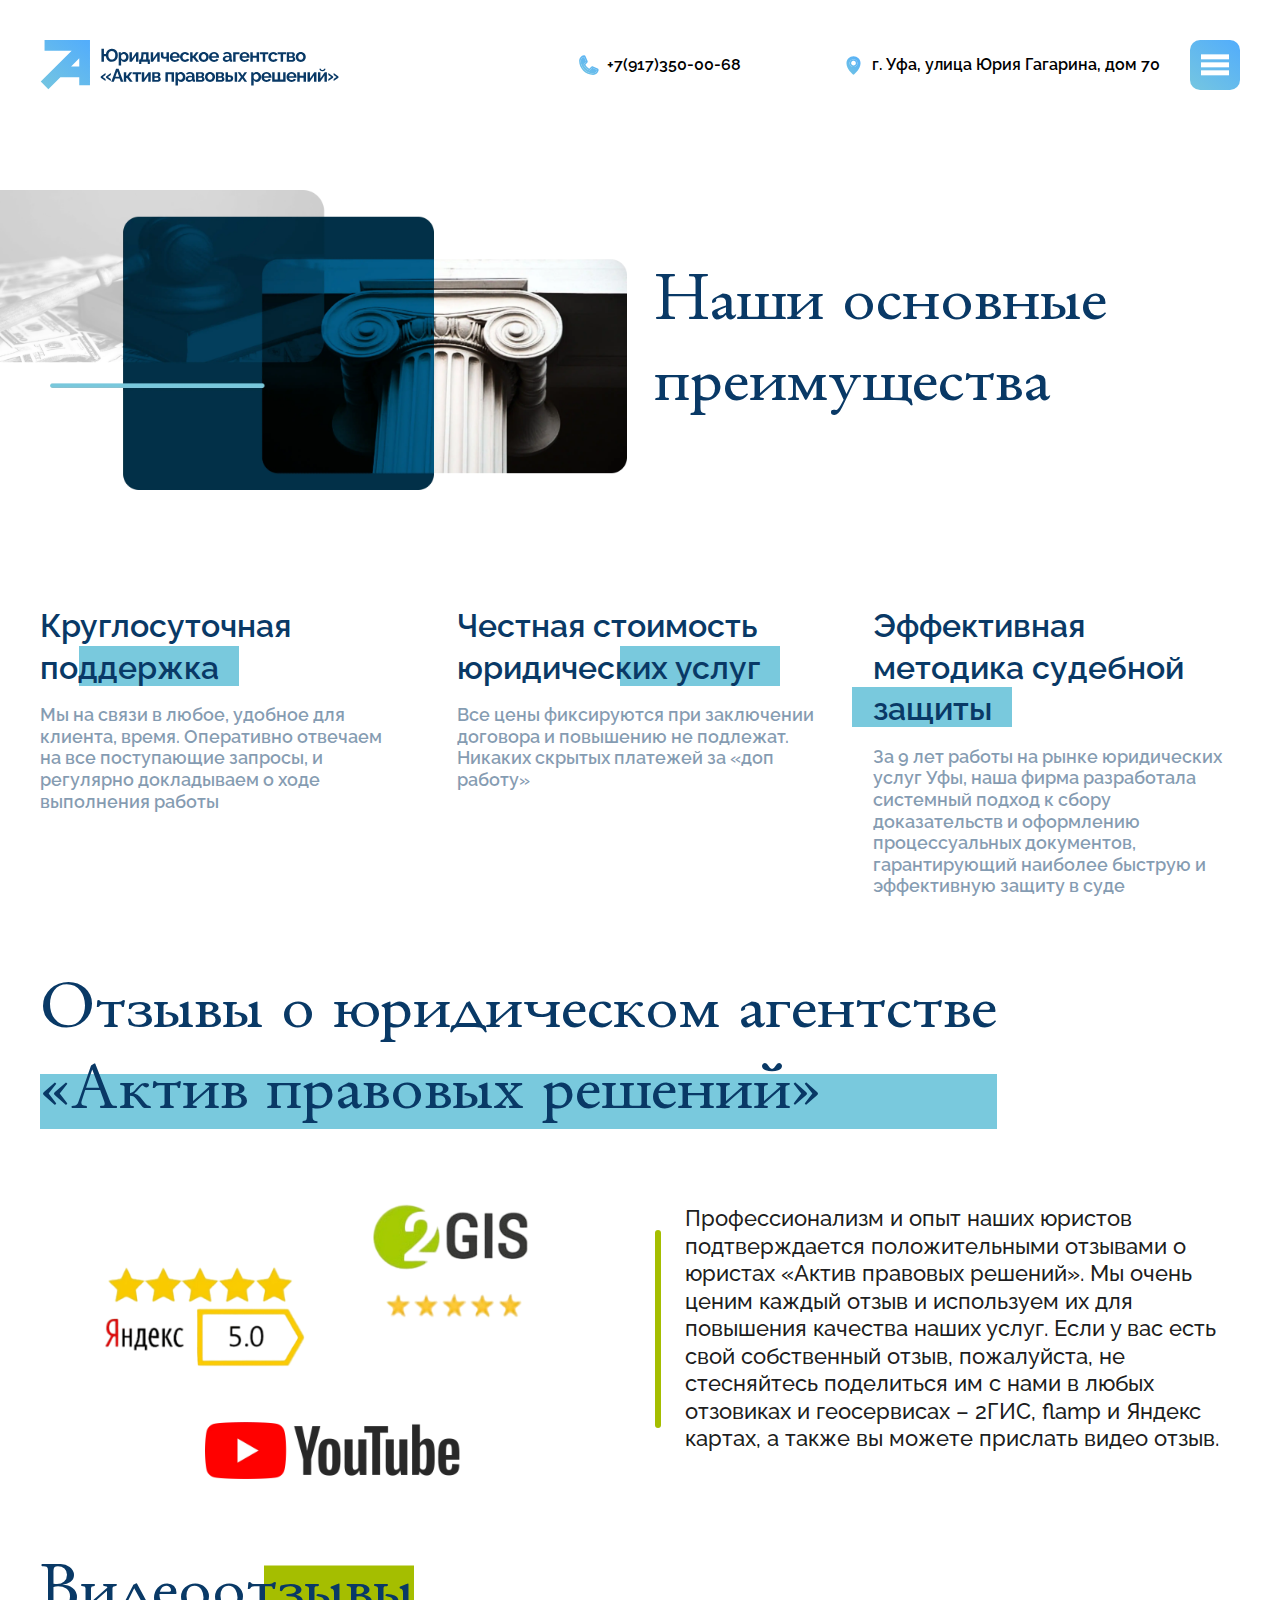
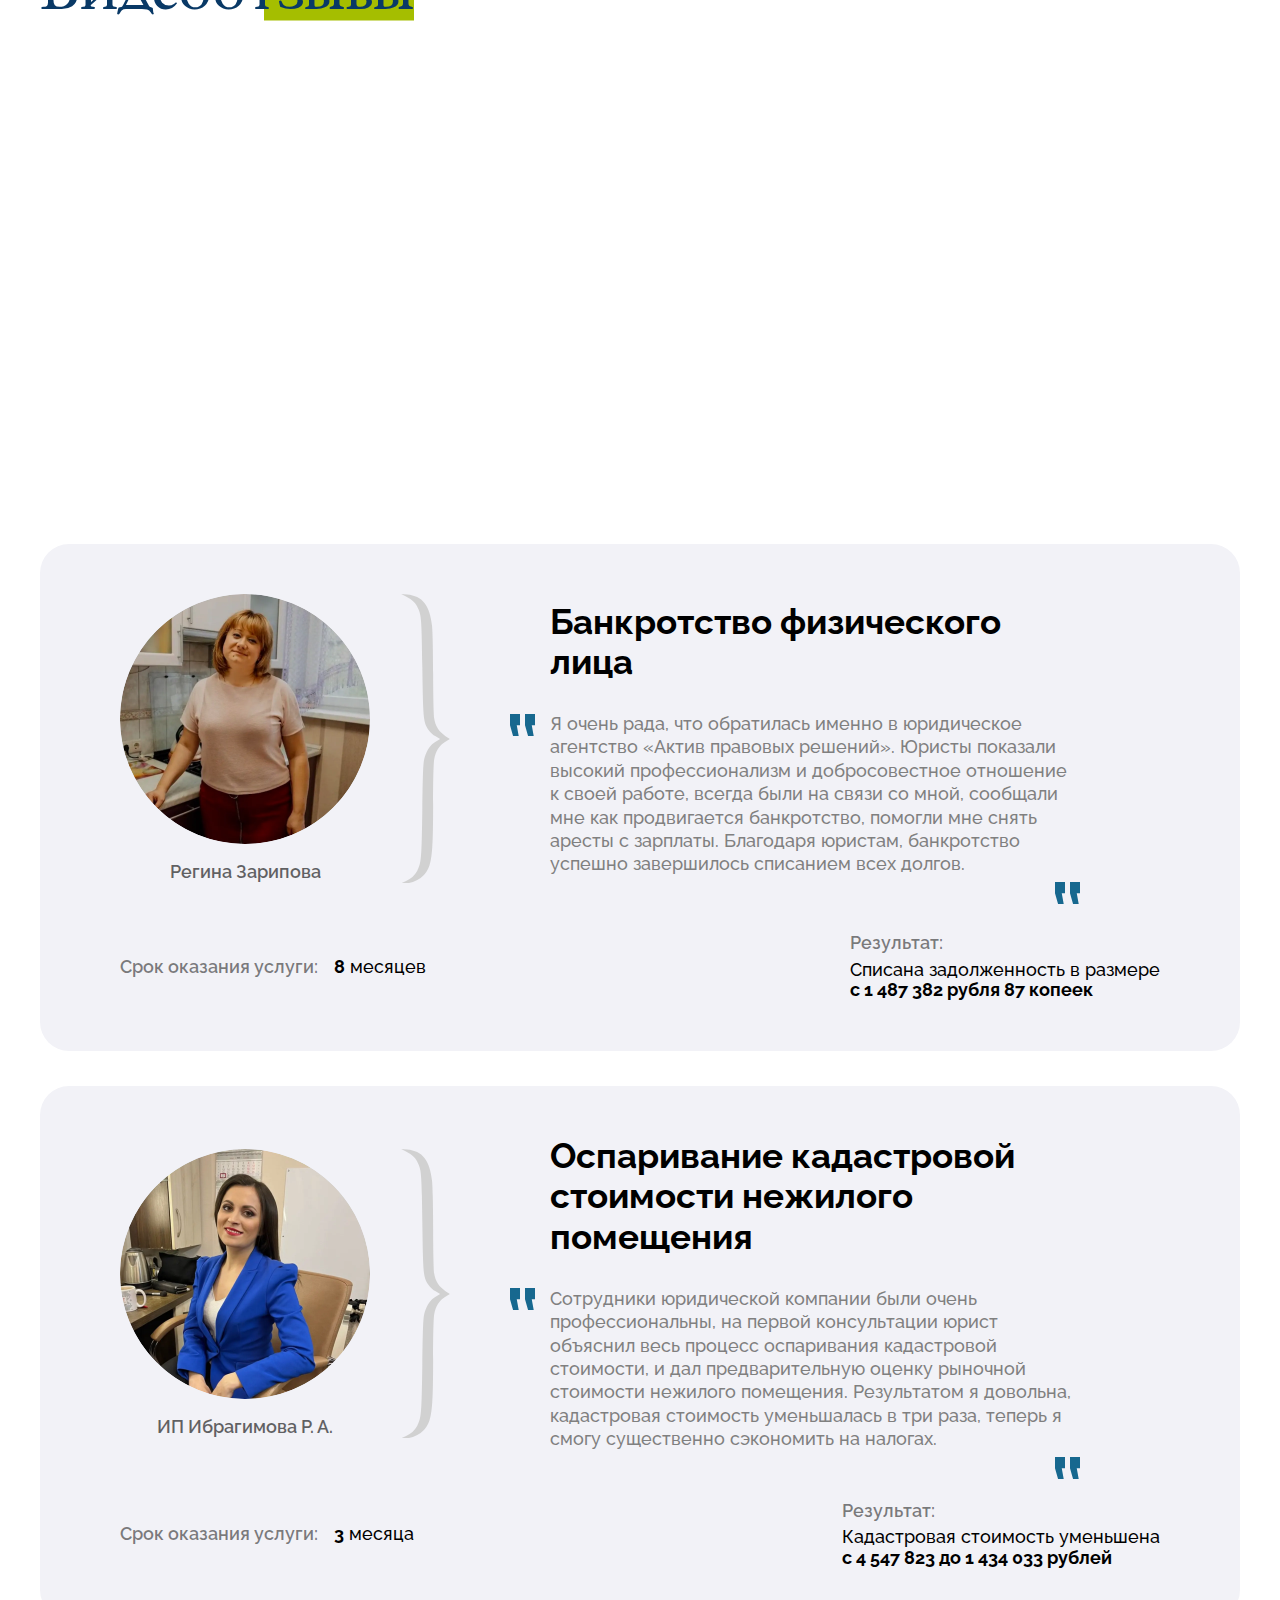
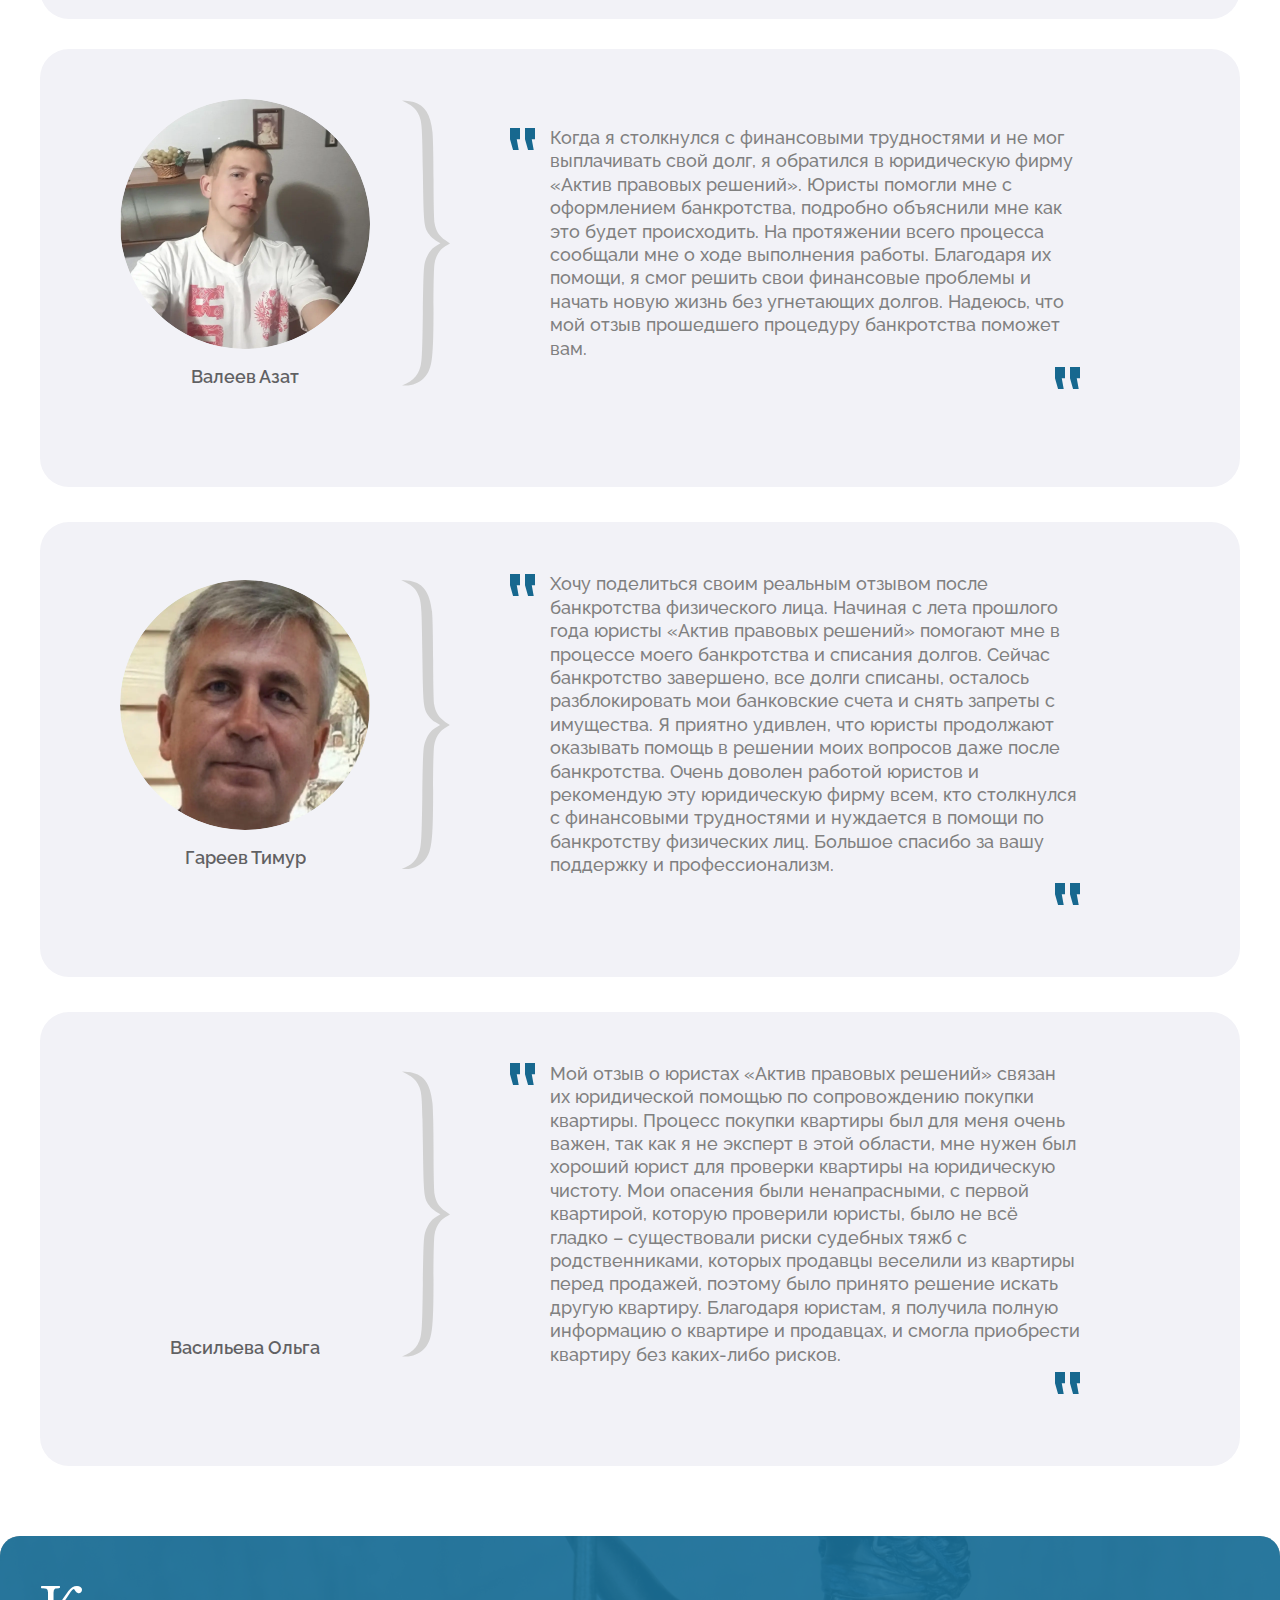
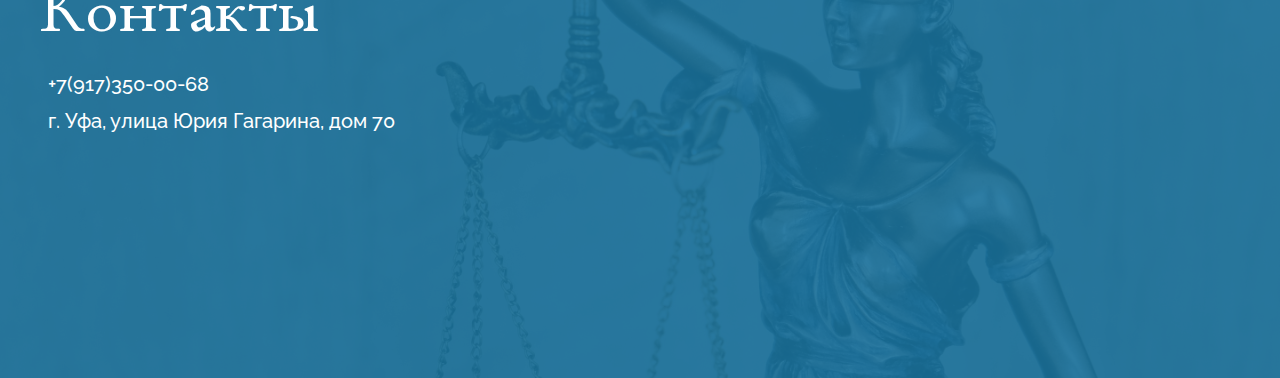
<file: reviews.html>
<!DOCTYPE html>
<html lang="en">
    <head>
        <meta charset="UTF-8" />
        <meta name="viewport" content="width=device-width, initial-scale=1.0" />
        <link rel="stylesheet" href="css/fancybox.css">
        <link rel="stylesheet" href="css/style.css" />
        <link rel="shortcut icon" href="images/mini-logo.svg" type="image/x-icon">
        <title>Юридическое агентство «Актив правовых решений»</title>
    </head>
    <body>
        <!-- === HEADER === -->
        <header class="header">
            <div class="container">
                <div class="header__inner">
                    <a class="header__logo" href="/">
                        <img src="images/logo.svg" loading="lazy" alt="logo">
                    </a>

                    <div class="header__middle">
                        <a class="header__box" href="tel:+79173500068">
                            <img src="images/phone-icon.svg" loading="lazy" alt="header icon">
                            +7(917)350-00-68
                        </a>
    
                        <div class="header__box">
                            <img src="images/location-icon.svg" loading="lazy" alt="header icon">
                            г. Уфа, улица Юрия Гагарина, дом 70
                        </div>
                    </div>

                    <div class="header__btn">
                        <img src="images/menu-btn.svg" loading="lazy" alt="header btn">
                    </div>
                </div>
            </div>

            <div class="header-modal">
                <div class="container">
                    <div class="header-modal__links">
                        <a class="header__box" href="tel:+79173500068">
                            <img src="images/phone-icon.svg" loading="lazy" alt="header icon">
                            +7(917)350-00-68
                        </a>
    
                        <div class="header__box">
                            <img src="images/location-icon.svg" loading="lazy" alt="header icon">
                            г. Уфа, улица Юрия Гагарина, дом 70
                        </div>
                    </div>
                    <ul class="header-modal__list">
                        <li><a href="/">Главная</a></li>
                        <li><a href="news.html">Новости</a></li>
                        <li>
                            <a class="header-modal__dropdown" href="services.html">Юридические услуги 
                                <img class="header-modal__trigger" src="images/chevron-down.svg" loading="lazy" alt="chevron img">
                            </a>
                            <ul class="header-modal__lists">
                                <li>
                                    
                                    <a class="header-modal__dropdowns" href="#">Арбитражные споры <img src="images/chevron-down.svg" loading="lazy" alt="chevron img"></a>
                                    <ul class="header-modal__listss">
                                        <li><a href="#">Арбитражный юрист и адвокат в Уфе</a></li>
                                        <li><a href="#">Взыскание задолженности по договору поставки</a></li>
                                        <li><a href="#">Взыскание задолженности по договору подряда</a></li>
                                        <li><a href="#">Взыскание задолженности по договору купли-продажи</a></li>
                                        <li><a href="#">Взыскание задолженности по договору аренды</a></li>
                                        <li><a href="#">Взыскание задолженности по договору</a></li>
                                        <li><a href="#">Корпоративные споры</a></li>
                                        <li><a href="#">Регистрация ООО</a></li>
                                        <li><a href="#">Ликвидация ООО</a></li>
                                        <li><a href="#">Внесений изменений в ООО</a></li>
                                    </ul>
                                </li>
                                <li>
                                    
                                    <a class="header-modal__dropdowns" href="#">Банкротство физических лиц <img src="images/chevron-down.svg" loading="lazy" alt="chevron img"></a>
                                    <ul class="header-modal__listss">
                                        <li><a href="#">Банкротство физических лиц в Уфе</a></li>
                                        <li><a href="#">Бесплатная консультация по банкротству физических лиц</a></li>
                                        <li><a href="#">Консультация юриста по банкротству физических лиц</a></li>
                                        <li><a href="#">Банкротство физических лиц дистанционная работа</a></li>
                                        <li><a href="#">Как списать долги по кредитам</a></li>
                                        <li><a href="#">Банкротство через МФЦ</a></li>
                                        <li><a href="#">Банкротство для пенсионеров</a></li>
                                        <li><a href="#">Отмена судебного приказа (решения суда) при банкротстве</a></li>
                                        <li><a href="#">Какое имущество не продается при банкротстве</a></li>
                                        <li><a href="#">Прекращение исполнительного производства при банкротстве</a></li>
                                        <li><a href="#">Снятие запрета на выезд за границу</a></li>
                                    </ul>
                                </li>
                                <li>
                                    
                                    <a class="header-modal__dropdowns" href="#">Представление интересов в суде <img src="images/chevron-down.svg" loading="lazy" alt="chevron img"></a>
                                    <ul class="header-modal__listss">
                                        <li><a href="#">Услуги юриста по представление интересов в суде</a></li>
                                        <li><a href="#">Составление претензии</a></li>
                                        <li><a href="#">Составление искового заявления</a></li>
                                        <li><a href="#">Составление возражения на исковое заявление</a></li>
                                        <li><a href="#">Составление отзыва на исковое заявление</a></li>
                                        <li><a href="#">Составление апелляционной жалобы</a></li>
                                        <li><a href="#">Составление кассационной жалобы</a></li>
                                        <li><a href="#">Отмена судебного приказа</a></li>
                                        <li><a href="#">Восстановление пропущенного срока в суде</a></li>
                                        <li><a href="#">Сопровождение исполнительного производства</a></li>
                                    </ul>
                                </li>
                                <li>
                                    
                                    <a class="header-modal__dropdowns" href="#">Семейные споры <img src="images/chevron-down.svg" loading="lazy" alt="chevron img"></a>
                                    <ul class="header-modal__listss">
                                        <li><a href="#">Юрист по семейным делам</a></li>
                                        <li><a href="#">Консультация юриста по семейным вопросам</a></li>
                                        <li><a href="#">Расторжение брака в суде</a></li>
                                        <li><a href="#">Взыскание алиментов на детей</a></li>
                                        <li><a href="#">Взыскание алиментов в твердой денежной сумме</a></li>
                                        <li><a href="#">Взыскание алиментов в процентах от заработка</a></li>
                                        <li><a href="#">Уменьшение размера алиментов</a></li>
                                        <li><a href="#">Увеличение размера алиментов</a></li>
                                        <li><a href="#">Установление отцовства</a></li>
                                        <li><a href="#">Оспаривание отцовства</a></li>
                                        <li><a href="#">Выселение из квартиры бывшего супруга</a></li>
                                        <li><a href="#">Снятие с регистрации бывшего супруга</a></li>
                                        <li><a href="#">Определение места жительства ребенка</a></li>
                                        <li><a href="#">Лишение родительских прав</a></li>
                                        <li><a href="#">Раздел имущества супругов</a></li>
                                        <li><a href="#">Раздел ипотечной квартиры супругов</a></li>
                                    </ul>
                                </li>
                                <li>
                                    
                                    <a class="header-modal__dropdowns" href="#">Жилищные споры <img src="images/chevron-down.svg" loading="lazy" alt="chevron img"></a>
                                    <ul class="header-modal__listss">
                                        <li><a href="#">Жилищный юрист</a></li>
                                        <li><a href="#">Консультация юриста по жилищным вопросам</a></li>
                                        <li><a href="#">Сопровождение сделок с недвижимостью</a></li>
                                        <li><a href="#">Снятие с регистрационного учета (прописки)</a></li>
                                        <li><a href="#">Выселение из квартиры</a></li>
                                        <li><a href="#">Определение порядка пользования квартирой</a></li>
                                        <li><a href="#">Признание сделки недействительной</a></li>
                                        <li><a href="#">Продажа незначительной доли</a></li>
                                        <li><a href="#">Признание права собственности на дом</a></li>
                                        <li><a href="#">Затопление квартиры</a></li>
                                        <li><a href="#">Юристы по ДДУ</a></li>
                                    </ul>
                                </li>
                                <li>
                                    
                                    <a class="header-modal__dropdowns" href="#">Земельные споры <img src="images/chevron-down.svg" loading="lazy" alt="chevron img"></a>
                                    <ul class="header-modal__listss">
                                        <li><a href="#">Земельный юрист</a></li>
                                        <li><a href="#">Приватизация земельного участка</a></li>
                                        <li><a href="#">Оформление СНТ</a></li>
                                    </ul>
                                </li>
                                <li>
                                    <a class="header-modal__dropdowns" href="#">Наследственные споры <img src="images/chevron-down.svg" loading="lazy" alt="chevron img"></a>
                                    <ul class="header-modal__listss">
                                        <li><a href="#">Юрист по наследству</a></li>
                                        <li><a href="#">Консультация юриста по наследству</a></li>
                                        <li><a href="#">Фактическое принятие наследства в суде</a></li>
                                        <li><a href="#">Восстановление срока принятия наследства</a></li>
                                        <li><a href="#">Установление факта родственных отношений</a></li>
                                    </ul>
                                </li>
                                <li>
                                    
                                    <a class="header-modal__dropdowns" href="#">Трудовые споры <img src="images/chevron-down.svg" loading="lazy" alt="chevron img"></a>
                                    <ul class="header-modal__listss">
                                        <li><a href="#">Трудовой юрист</a></li>
                                        <li><a href="#">Взыскание задолженности по зарплате</a></li>
                                        <li><a href="#">Обжалование увольнения</a></li>
                                    </ul>
                                </li>
                                <li>
                                    
                                    <a class="header-modal__dropdowns" href="#">Уменьшение кадастровой стоимости <img src="images/chevron-down.svg" loading="lazy" alt="chevron img"></a>
                                    <ul class="header-modal__listss">
                                        <li><a href="#">Оспаривание кадастровой стоимости здания</a></li>
                                        <li><a href="#">Оспаривание кадастровой стоимости помещения</a></li>
                                        <li><a href="#">Оспаривание кадастровой стоимости земельного участка</a></li>
                                    </ul>
                                </li>
                                <li>
                                    
                                    <a class="header-modal__dropdowns" href="#">Защита прав потребителей <img src="images/chevron-down.svg" loading="lazy" alt="chevron img"></a>
                                    <ul class="header-modal__listss">
                                        <li><a href="#">Ремонт или возврат некачественного товара</a></li>
                                        <li><a href="#">Некачественно выполненные работы</a></li>
                                        <li><a href="#">Возврат страховок</a></li>
                                    </ul>
                                </li>
                                <li>
                                    
                                    <a class="header-modal__dropdowns" href="#">Составление договоров <img src="images/chevron-down.svg" loading="lazy" alt="chevron img"></a>
                                    <ul class="header-modal__listss">
                                        <li><a href="#">Составление договора купли-продажи</a></li>
                                        <li><a href="#">Составление договора подряда</a></li>
                                        <li><a href="#">Составление договора аренды</a></li>
                                    </ul>
                                </li>
                            </ul>
                        </li>
                        <li><a href="reviews.html">Отзывы клиентов</a></li>
                        <li><a href="pricing.html">Стоимость услуг</a></li>
                        <li><a href="discounts.html">Акции</a></li>
                        <li><a href="won.html">Выигранные дела</a></li>
                        <li><a href="about.html">О нас</a></li>
                        <li><a href="contact.html">Контакты</a></li>
                    </ul>
                </div>
            </div>
        </header>


        <!-- === MAIN === -->
        <section class="main">
            <div class="main__inner">
                <img class="main__img" src="images/main-img.webp" loading="lazy" alt="main img">
    
                <div class="main__info">
                    <h2 class="title title_blank">Наши основные <br>
                        преимущества</h2>
                </div>
            </div>

            <div class="container">
                <div class="main__content">
                    <div class="main__box">
                        <h3 class="main__title">Круглосуточная поддержка</h3>
                        <p class="main__text">Мы на связи в любое, удобное
                            для клиента, время. Оперативно отвечаем на все поступающие запросы, и регулярно докладываем
                            о ходе выполнения работы</p>
                    </div>

                    <div class="main__box">
                        <h3 class="main__title">Честная стоимость юридических услуг</h3>
                        <p class="main__text">Все цены фиксируются
                            при заключении договора
                            и повышению не подлежат. Никаких скрытых платежей за «доп работу»</p>
                    </div>

                    <div class="main__box">
                        <h3 class="main__title">Эффективная методика судебной защиты</h3>
                        <p class="main__text">За 9 лет работы на рынке юридических услуг Уфы, наша фирма разработала системный подход к сбору доказательств и оформлению процессуальных документов, гарантирующий наиболее быструю и эффективную защиту
                            в суде</p>
                    </div>
                </div>
            </div>
        </section>

        <div class="container">
          
            <div class="reviewing space">
                <h2 class="title">Отзывы о юридическом агентстве <br> «Актив правовых решений»</h2>
                <div class="reviewing__content">
                    <img class="reviewing__img" src="images/reviewing.webp" loading="lazy" alt="reviewing img">
                    <div class="text">Профессионализм и опыт наших юристов подтверждается положительными отзывами
                        о юристах «Актив правовых решений». Мы очень ценим каждый отзыв и используем их
                        для повышения качества наших услуг. Если у вас есть свой собственный отзыв, пожалуйста, не стесняйтесь поделиться им с нами в любых отзовиках и геосервисах – 2ГИС, flamp и Яндекс картах, а также вы можете прислать видео отзыв.</div>
                </div>
            </div>

             <!-- === VIDEO-REVIEW  === -->
           <section class="video-review space">
            <h2 class="title title_green">Видеоотзывы</h2>
            <div class="video-review__inner">
                <div class="video-review__item">
                    <iframe src="https://www.youtube.com/embed/yZQgrOm2HXM" title="Отзыв о юристах &quot;Актив правовых решений&quot; по банкротству физических лиц в Уфе" frameborder="0" allow="accelerometer; autoplay; clipboard-write; encrypted-media; gyroscope; picture-in-picture; web-share" allowfullscreen></iframe>
                </div>

                <div class="video-review__item">
                   <iframe src="https://www.youtube.com/embed/bhUqe-la6CI" title="Банкротство физических лиц Уфа отзыв Актив правовых решений" frameborder="0" allow="accelerometer; autoplay; clipboard-write; encrypted-media; gyroscope; picture-in-picture; web-share" allowfullscreen></iframe>
                </div>
            </div>
       </section> 

            <!-- === REVIEW === -->
           <section class="review space">
                <!-- <div class="review__head">
                    <h2 class="title ">Отзывы наших клиентов</h2>
                    <div class="review__images">
                        <img src="images/yandex.webp" loading="lazy" alt="review img">
                        <img src="images/2gis.webp" loading="lazy" alt="review img">
                    </div>
                </div> -->
                
                <div class="review__section">
                    <div class="review__box">
                        <div class="review__main">
                            <div class="review__view">
                                <div class="review__profile">
                                    <img class="review__avi" src="images/review-1.webp" loading="lazy" alt="review img">
                                    <div class="review__name">Регина Зарипова</div>
                                </div>
                                
                            </div>
                            <div class="review__content">
                                <h3 class="review__title">Банкротство физического лица</h3>
                                <p class="review__text">Я очень рада, что обратилась именно в юридическое агентство «Актив правовых решений». Юристы показали высокий профессионализм и добросовестное отношение к своей работе, всегда были на связи со мной, сообщали мне как продвигается банкротство, помогли мне снять аресты с зарплаты. Благодаря юристам, банкротство успешно завершилось списанием всех долгов.</p>
                            </div>
                        </div>
    
                        <div class="review__bottom">
                            <div class="review__left">
                                <div class="review__data">Срок оказания услуги:</div>
                                <div class="review__date"><span>8</span> месяцев</div>
                            </div>
    
                            <div class="review__right">
                                <div class="review__data">Результат:</div>
                                <div class="review__date">
                                    Списана задолженность в размере 
                                    <div class="review__bold">с 1 487 382 рубля 87 копеек</div></div>
                            </div>
                        </div>
                    </div>
    
                    <div class="review__box">
                        <div class="review__main">
                            <div class="review__view">
                                <div class="review__profile">
                                    <img class="review__avi" src="images/review-2.webp" loading="lazy" alt="review img">
                                    <div class="review__name">ИП Ибрагимова Р. А.</div>
                                </div>
                                
                            </div>
                            <div class="review__content">
                                <h3 class="review__title">Оспаривание кадастровой стоимости нежилого помещения</h3>
                                <p class="review__text">Сотрудники юридической компании были очень профессиональны, на первой консультации юрист объяснил весь процесс оспаривания кадастровой стоимости, и дал предварительную оценку рыночной стоимости нежилого помещения. Результатом я довольна, кадастровая стоимость уменьшалась в три раза, теперь я смогу существенно сэкономить на налогах.</p>
                            </div>
                        </div>
    
                        <div class="review__bottom">
                            <div class="review__left">
                                <div class="review__data">Срок оказания услуги:</div>
                                <div class="review__date"><span>3</span> месяца</div>
                            </div>
    
                            <div class="review__right">
                                <div class="review__data">Результат:</div>
                                <div class="review__date">
                                    Кадастровая стоимость уменьшена 
                                    <div class="review__bold">с 4 547 823 до 1 434 033 рублей</div></div>
                            </div>
                        </div>
                    </div>
                </div>

                <div class="review__section">
                    <div class="review__box">
                        <div class="review__main">
                            <div class="review__view">
                                <div class="review__profile">
                                    <img class="review__avi" src="images/review-3.webp" loading="lazy" alt="review img">
                                    <div class="review__name">Валеев Азат</div>
                                </div>
                                
                            </div>
                            <div class="review__content">
                                <p class="review__text">Когда я столкнулся с финансовыми трудностями и не мог выплачивать свой долг, я обратился в юридическую фирму «Актив правовых решений». Юристы помогли мне с оформлением банкротства, подробно объяснили мне как это будет происходить. На протяжении всего процесса сообщали мне о ходе выполнения работы. Благодаря их помощи, я смог решить свои финансовые проблемы и начать новую жизнь без угнетающих долгов. Надеюсь, что мой отзыв прошедшего процедуру банкротства поможет вам.</p>
                            </div>
                        </div>
    
                    </div>
    
                    <div class="review__box">
                        <div class="review__main">
                            <div class="review__view">
                                <div class="review__profile">
                                    <img class="review__avi" src="images/review-4.webp" loading="lazy" alt="review img">
                                    <div class="review__name">Гареев Тимур</div>
                                </div>
                                
                            </div>
                            <div class="review__content">
                                <p class="review__text">Хочу поделиться своим реальным отзывом после банкротства физического лица. Начиная с лета прошлого года юристы «Актив правовых решений» помогают мне в процессе моего банкротства и списания долгов. Сейчас банкротство завершено, все долги списаны, осталось разблокировать мои банковские счета и снять запреты с имущества. Я приятно удивлен, что юристы продолжают оказывать помощь в решении моих вопросов даже после банкротства. Очень доволен работой юристов и рекомендую эту юридическую фирму всем, кто столкнулся с финансовыми трудностями и нуждается в помощи по банкротству физических лиц. Большое спасибо за вашу поддержку и профессионализм.</p>
                            </div>
                        </div>
    
                    </div>
    
                    <div class="review__box">
                        <div class="review__main">
                            <div class="review__view">
                                <div class="review__profile">
                                    <img class="review__avi" src="images/review-5.webp" loading="lazy" alt="review img">
                                    <div class="review__name">Васильева Ольга</div>
                                </div>
                                
                            </div>
                            <div class="review__content">
                                <p class="review__text">Мой отзыв о юристах «Актив правовых решений» связан их юридической помощью по сопровождению покупки квартиры. Процесс покупки квартиры был для меня очень важен, так как я не эксперт в этой области, мне нужен был хороший юрист для проверки квартиры на юридическую чистоту. Мои опасения были ненапрасными, с первой квартирой, которую проверили юристы, было не всё гладко – существовали риски судебных тяжб с родственниками, которых продавцы веселили из квартиры перед продажей, поэтому было принято решение искать другую квартиру. Благодаря юристам, я получила полную информацию о квартире и продавцах, и смогла приобрести квартиру без каких-либо рисков.</p>
                            </div>
                        </div>
    
                    </div>
                </div>
           </section>
        
        </div>



        <!-- === FOOTER === -->
        <footer class="footer space" style="background-image: url(images/contact-bg.png);">
            <div class="container">
                <div class="footer__head">
                    <h2 class="title title_blank">Контакты</h2>

                    <img class="footer__logo" src="images/logo-white.svg" loading="lazy" alt="footer logo">
                </div>

                <div class="footer__contact">
                    <a class="footer__line" href="tel:+79173500068">
                        <img src="images/contact-phone.svg" loading="lazy" alt="footer icon">
                        +7(917)350-00-68
                    </a>

                    <div class="footer__line">
                        <img src="images/contact-location.svg" loading="lazy" alt="footer icon">
                        г. Уфа, улица Юрия Гагарина, дом 70
                    </div>
                </div>

                <div class="footer__inner">
                    <div class="footer__map">
                        <iframe src="https://www.google.com/maps/embed?pb=!1m18!1m12!1m3!1d2301.1851670042524!2d56.07356107677071!3d54.77671197273855!2m3!1f0!2f0!3f0!3m2!1i1024!2i768!4f13.1!3m3!1m2!1s0x43d93838d9cc1f19%3A0x9a540d93a8fe89b2!2z0YPQuy4g0K7RgNC40Y8g0JPQsNCz0LDRgNC40L3QsCwgNzAsINCj0YTQsCwg0KDQtdGB0L8uINCR0LDRiNC60L7RgNGC0L7RgdGC0LDQvSwg0KDQvtGB0YHQuNGPLCA0NTAxMDU!5e0!3m2!1sru!2s!4v1685128618117!5m2!1sru!2s" width="100%" style="border:0;" allowfullscreen="" loading="lazy" referrerpolicy="no-referrer-when-downgrade"></iframe>
                    </div>

                    <img class="footer__location" src="images/contact-img.webp" loading="lazy" alt="footer img">

                </div>

            </div>
        </footer> 

        <div class="modal">
            <div class="modal__inner">
                <img class="modal__close" src="images/x-grey.svg" loading="lazy" alt="x icon">
                <iframe src="https://www.youtube.com/embed/rOAspXCnopw" title="Как продавать юридические услуги | Продуктовая матрица | Юрист-предприниматель" frameborder="0" allow="accelerometer; autoplay; clipboard-write; encrypted-media; gyroscope; picture-in-picture; web-share" allowfullscreen></iframe>
            </div>
        </div>

        <!-- === SCRIPTS === -->
        <script src="js/jquery.js"></script>
        <script src="js/libs.min.js"></script>
        <script src="js/fancybox.js"></script>
        <script src="js/script.js"></script>
    </body>
</html>
</file>
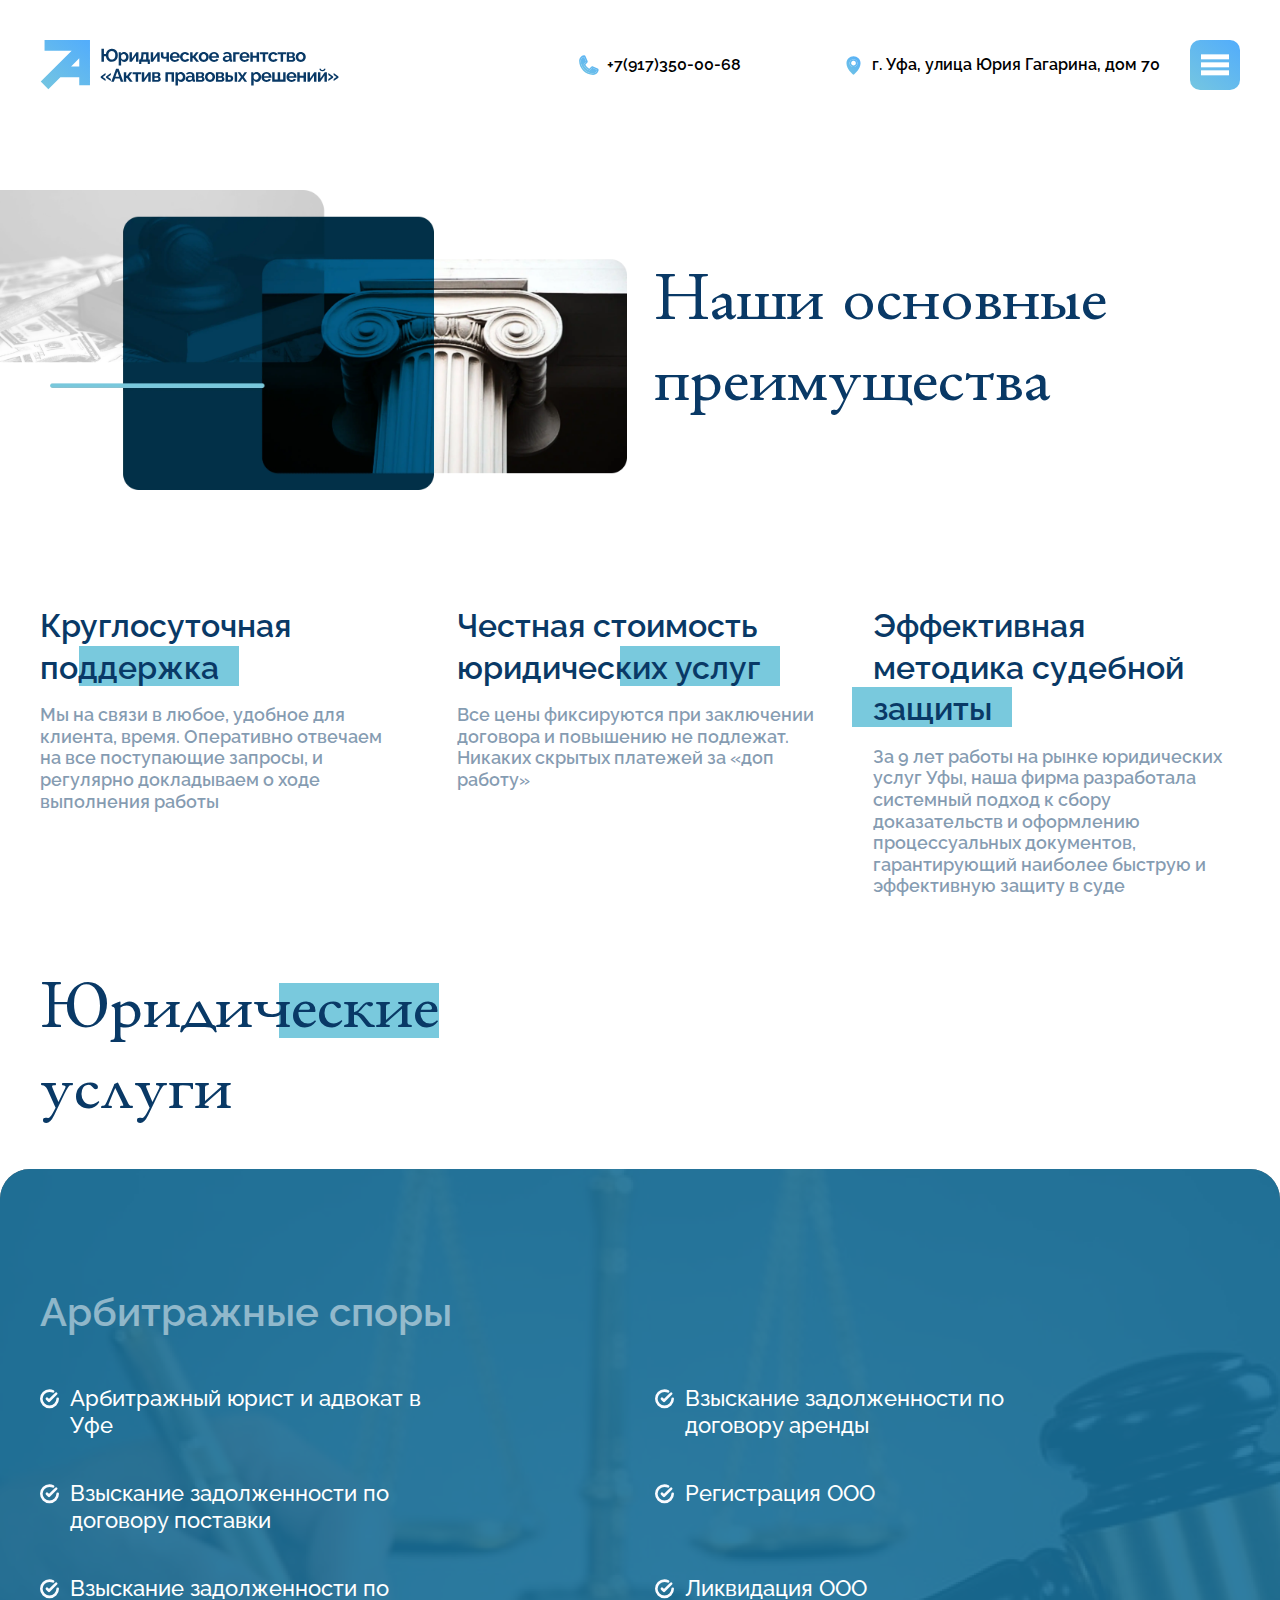
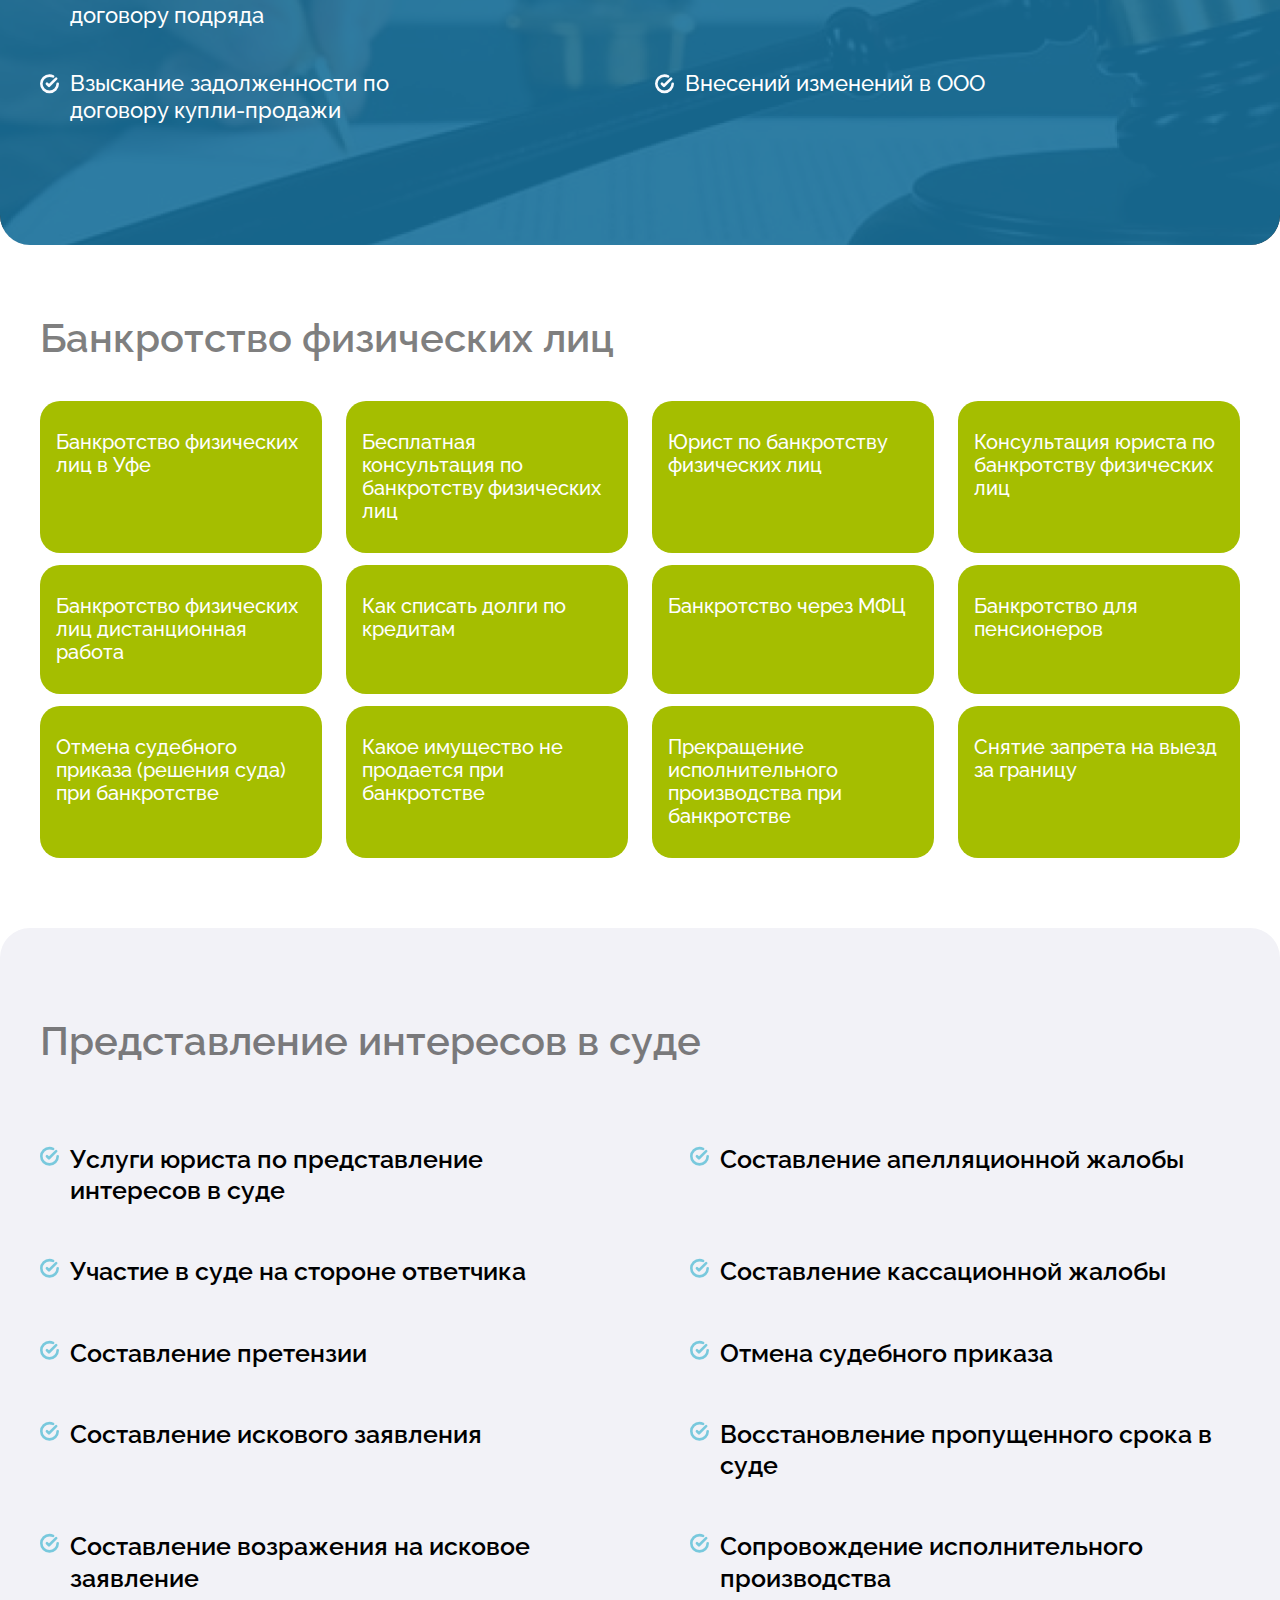
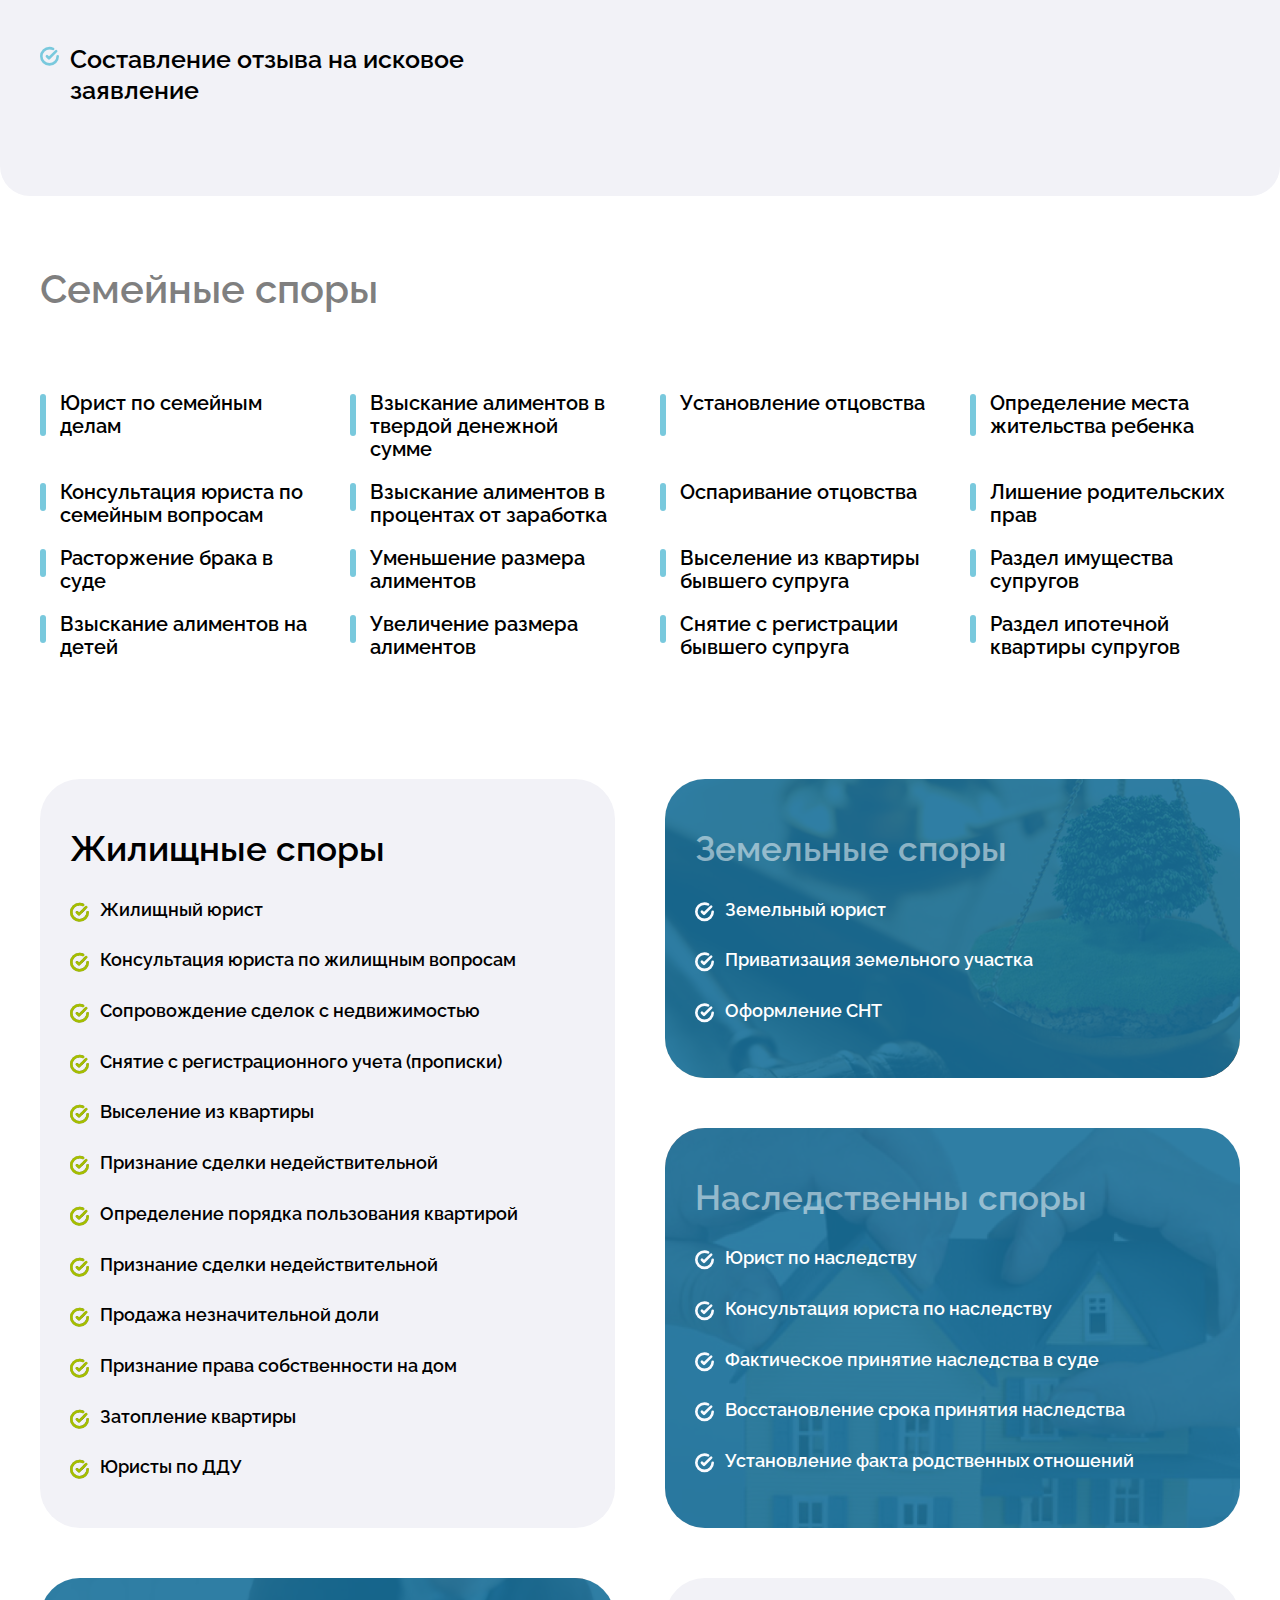
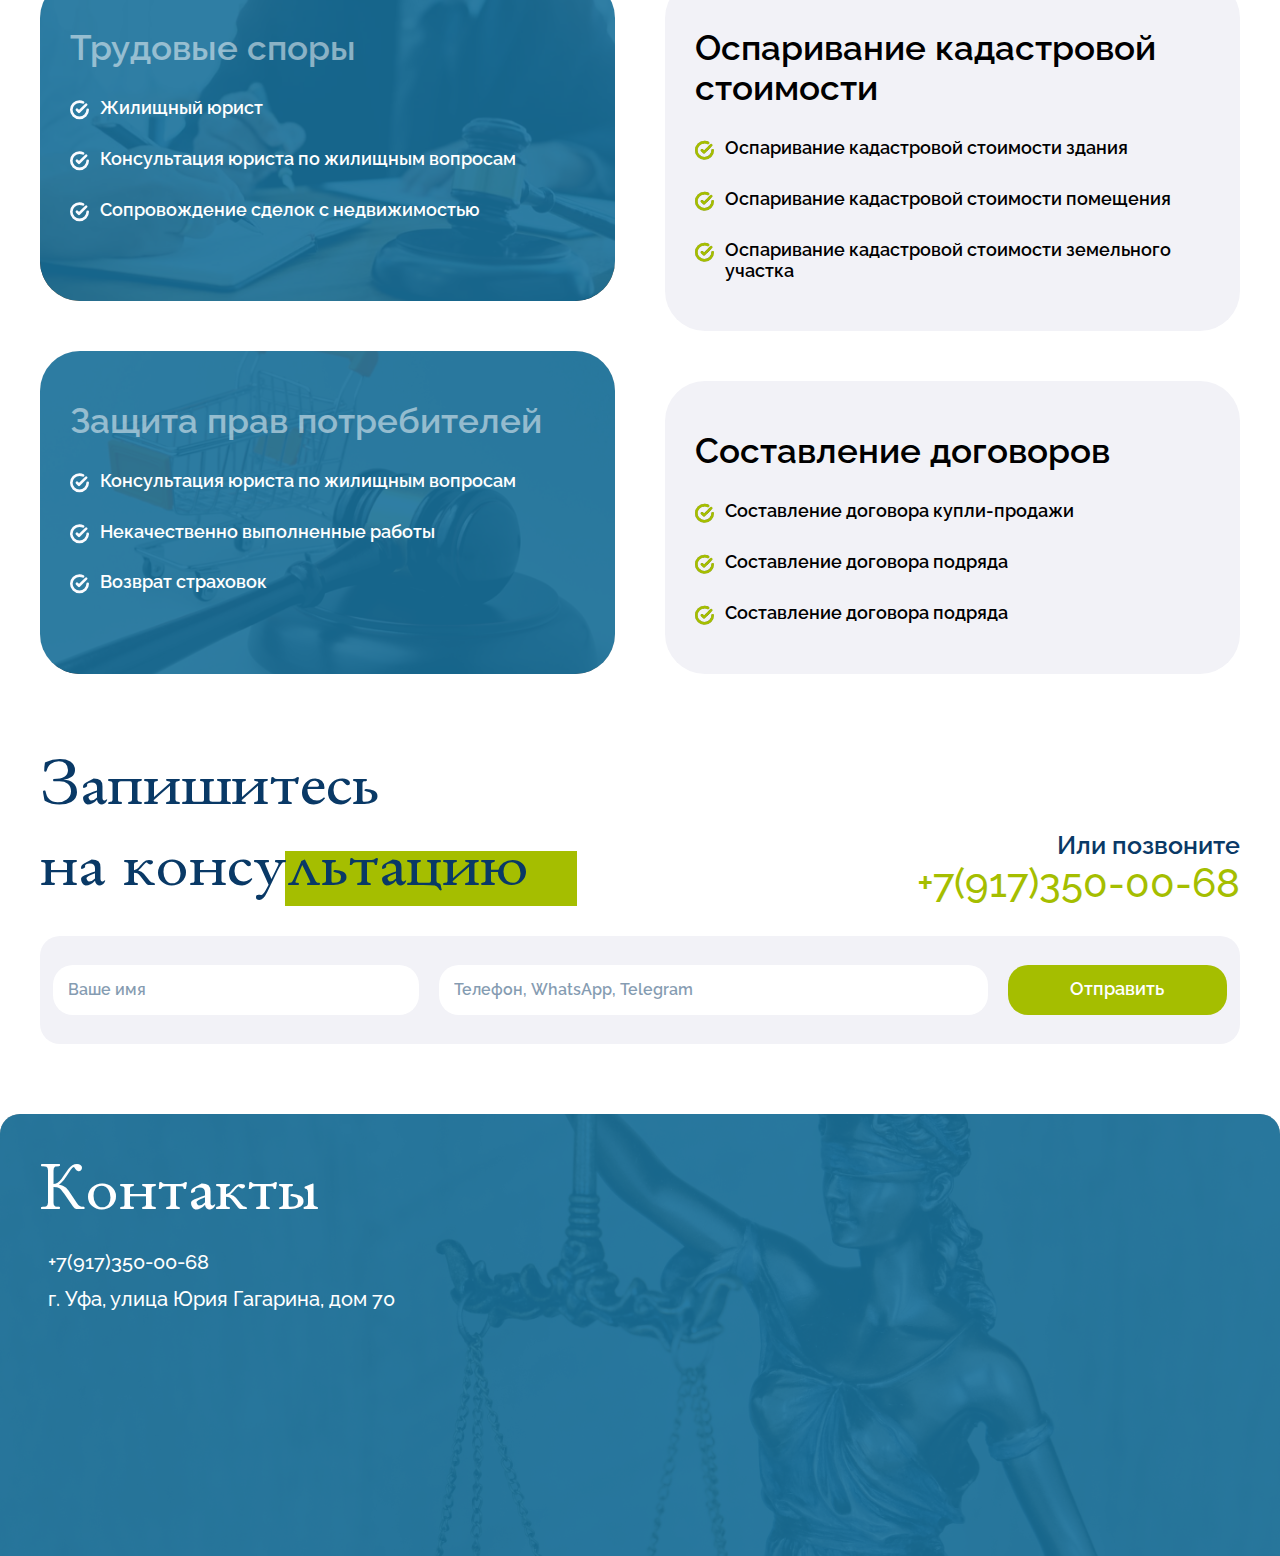
<file: services.html>
<!DOCTYPE html>
<html lang="en">
    <head>
        <meta charset="UTF-8" />
        <meta name="viewport" content="width=device-width, initial-scale=1.0" />
        <link rel="stylesheet" href="css/fancybox.css">
        <link rel="stylesheet" href="css/style.css" />
        <link rel="shortcut icon" href="images/mini-logo.svg" type="image/x-icon">
        <title>Юридическое агентство «Актив правовых решений»</title>
    </head>
    <body>
        <!-- === HEADER === -->
        <header class="header">
            <div class="container">
                <div class="header__inner">
                    <a class="header__logo" href="/">
                        <img src="images/logo.svg" loading="lazy" alt="logo">
                    </a>

                    <div class="header__middle">
                        <a class="header__box" href="tel:+79173500068">
                            <img src="images/phone-icon.svg" loading="lazy" alt="header icon">
                            +7(917)350-00-68
                        </a>
    
                        <div class="header__box">
                            <img src="images/location-icon.svg" loading="lazy" alt="header icon">
                            г. Уфа, улица Юрия Гагарина, дом 70
                        </div>
                    </div>

                    <div class="header__btn">
                        <img src="images/menu-btn.svg" loading="lazy" alt="header btn">
                    </div>
                </div>
            </div>

            <div class="header-modal">
                <div class="container">
                    <div class="header-modal__links">
                        <a class="header__box" href="tel:+79173500068">
                            <img src="images/phone-icon.svg" loading="lazy" alt="header icon">
                            +7(917)350-00-68
                        </a>
    
                        <div class="header__box">
                            <img src="images/location-icon.svg" loading="lazy" alt="header icon">
                            г. Уфа, улица Юрия Гагарина, дом 70
                        </div>
                    </div>
                    <ul class="header-modal__list">
                        <li><a href="/">Главная</a></li>
                        <li><a href="news.html">Новости</a></li>
                        <li>
                            <a class="header-modal__dropdown" href="services.html">Юридические услуги 
                                <img class="header-modal__trigger" src="images/chevron-down.svg" loading="lazy" alt="chevron img">
                            </a>
                            <ul class="header-modal__lists">
                                <li>
                                    
                                    <a class="header-modal__dropdowns" href="#">Арбитражные споры <img src="images/chevron-down.svg" loading="lazy" alt="chevron img"></a>
                                    <ul class="header-modal__listss">
                                        <li><a href="#">Арбитражный юрист и адвокат в Уфе</a></li>
                                        <li><a href="#">Взыскание задолженности по договору поставки</a></li>
                                        <li><a href="#">Взыскание задолженности по договору подряда</a></li>
                                        <li><a href="#">Взыскание задолженности по договору купли-продажи</a></li>
                                        <li><a href="#">Взыскание задолженности по договору аренды</a></li>
                                        <li><a href="#">Взыскание задолженности по договору</a></li>
                                        <li><a href="#">Корпоративные споры</a></li>
                                        <li><a href="#">Регистрация ООО</a></li>
                                        <li><a href="#">Ликвидация ООО</a></li>
                                        <li><a href="#">Внесений изменений в ООО</a></li>
                                    </ul>
                                </li>
                                <li>
                                    
                                    <a class="header-modal__dropdowns" href="#">Банкротство физических лиц <img src="images/chevron-down.svg" loading="lazy" alt="chevron img"></a>
                                    <ul class="header-modal__listss">
                                        <li><a href="#">Банкротство физических лиц в Уфе</a></li>
                                        <li><a href="#">Бесплатная консультация по банкротству физических лиц</a></li>
                                        <li><a href="#">Консультация юриста по банкротству физических лиц</a></li>
                                        <li><a href="#">Банкротство физических лиц дистанционная работа</a></li>
                                        <li><a href="#">Как списать долги по кредитам</a></li>
                                        <li><a href="#">Банкротство через МФЦ</a></li>
                                        <li><a href="#">Банкротство для пенсионеров</a></li>
                                        <li><a href="#">Отмена судебного приказа (решения суда) при банкротстве</a></li>
                                        <li><a href="#">Какое имущество не продается при банкротстве</a></li>
                                        <li><a href="#">Прекращение исполнительного производства при банкротстве</a></li>
                                        <li><a href="#">Снятие запрета на выезд за границу</a></li>
                                    </ul>
                                </li>
                                <li>
                                    
                                    <a class="header-modal__dropdowns" href="#">Представление интересов в суде <img src="images/chevron-down.svg" loading="lazy" alt="chevron img"></a>
                                    <ul class="header-modal__listss">
                                        <li><a href="#">Услуги юриста по представление интересов в суде</a></li>
                                        <li><a href="#">Составление претензии</a></li>
                                        <li><a href="#">Составление искового заявления</a></li>
                                        <li><a href="#">Составление возражения на исковое заявление</a></li>
                                        <li><a href="#">Составление отзыва на исковое заявление</a></li>
                                        <li><a href="#">Составление апелляционной жалобы</a></li>
                                        <li><a href="#">Составление кассационной жалобы</a></li>
                                        <li><a href="#">Отмена судебного приказа</a></li>
                                        <li><a href="#">Восстановление пропущенного срока в суде</a></li>
                                        <li><a href="#">Сопровождение исполнительного производства</a></li>
                                    </ul>
                                </li>
                                <li>
                                    
                                    <a class="header-modal__dropdowns" href="#">Семейные споры <img src="images/chevron-down.svg" loading="lazy" alt="chevron img"></a>
                                    <ul class="header-modal__listss">
                                        <li><a href="#">Юрист по семейным делам</a></li>
                                        <li><a href="#">Консультация юриста по семейным вопросам</a></li>
                                        <li><a href="#">Расторжение брака в суде</a></li>
                                        <li><a href="#">Взыскание алиментов на детей</a></li>
                                        <li><a href="#">Взыскание алиментов в твердой денежной сумме</a></li>
                                        <li><a href="#">Взыскание алиментов в процентах от заработка</a></li>
                                        <li><a href="#">Уменьшение размера алиментов</a></li>
                                        <li><a href="#">Увеличение размера алиментов</a></li>
                                        <li><a href="#">Установление отцовства</a></li>
                                        <li><a href="#">Оспаривание отцовства</a></li>
                                        <li><a href="#">Выселение из квартиры бывшего супруга</a></li>
                                        <li><a href="#">Снятие с регистрации бывшего супруга</a></li>
                                        <li><a href="#">Определение места жительства ребенка</a></li>
                                        <li><a href="#">Лишение родительских прав</a></li>
                                        <li><a href="#">Раздел имущества супругов</a></li>
                                        <li><a href="#">Раздел ипотечной квартиры супругов</a></li>
                                    </ul>
                                </li>
                                <li>
                                    
                                    <a class="header-modal__dropdowns" href="#">Жилищные споры <img src="images/chevron-down.svg" loading="lazy" alt="chevron img"></a>
                                    <ul class="header-modal__listss">
                                        <li><a href="#">Жилищный юрист</a></li>
                                        <li><a href="#">Консультация юриста по жилищным вопросам</a></li>
                                        <li><a href="#">Сопровождение сделок с недвижимостью</a></li>
                                        <li><a href="#">Снятие с регистрационного учета (прописки)</a></li>
                                        <li><a href="#">Выселение из квартиры</a></li>
                                        <li><a href="#">Определение порядка пользования квартирой</a></li>
                                        <li><a href="#">Признание сделки недействительной</a></li>
                                        <li><a href="#">Продажа незначительной доли</a></li>
                                        <li><a href="#">Признание права собственности на дом</a></li>
                                        <li><a href="#">Затопление квартиры</a></li>
                                        <li><a href="#">Юристы по ДДУ</a></li>
                                    </ul>
                                </li>
                                <li>
                                    
                                    <a class="header-modal__dropdowns" href="#">Земельные споры <img src="images/chevron-down.svg" loading="lazy" alt="chevron img"></a>
                                    <ul class="header-modal__listss">
                                        <li><a href="#">Земельный юрист</a></li>
                                        <li><a href="#">Приватизация земельного участка</a></li>
                                        <li><a href="#">Оформление СНТ</a></li>
                                    </ul>
                                </li>
                                <li>
                                    <a class="header-modal__dropdowns" href="#">Наследственные споры <img src="images/chevron-down.svg" loading="lazy" alt="chevron img"></a>
                                    <ul class="header-modal__listss">
                                        <li><a href="#">Юрист по наследству</a></li>
                                        <li><a href="#">Консультация юриста по наследству</a></li>
                                        <li><a href="#">Фактическое принятие наследства в суде</a></li>
                                        <li><a href="#">Восстановление срока принятия наследства</a></li>
                                        <li><a href="#">Установление факта родственных отношений</a></li>
                                    </ul>
                                </li>
                                <li>
                                    
                                    <a class="header-modal__dropdowns" href="#">Трудовые споры <img src="images/chevron-down.svg" loading="lazy" alt="chevron img"></a>
                                    <ul class="header-modal__listss">
                                        <li><a href="#">Трудовой юрист</a></li>
                                        <li><a href="#">Взыскание задолженности по зарплате</a></li>
                                        <li><a href="#">Обжалование увольнения</a></li>
                                    </ul>
                                </li>
                                <li>
                                    
                                    <a class="header-modal__dropdowns" href="#">Уменьшение кадастровой стоимости <img src="images/chevron-down.svg" loading="lazy" alt="chevron img"></a>
                                    <ul class="header-modal__listss">
                                        <li><a href="#">Оспаривание кадастровой стоимости здания</a></li>
                                        <li><a href="#">Оспаривание кадастровой стоимости помещения</a></li>
                                        <li><a href="#">Оспаривание кадастровой стоимости земельного участка</a></li>
                                    </ul>
                                </li>
                                <li>
                                    
                                    <a class="header-modal__dropdowns" href="#">Защита прав потребителей <img src="images/chevron-down.svg" loading="lazy" alt="chevron img"></a>
                                    <ul class="header-modal__listss">
                                        <li><a href="#">Ремонт или возврат некачественного товара</a></li>
                                        <li><a href="#">Некачественно выполненные работы</a></li>
                                        <li><a href="#">Возврат страховок</a></li>
                                    </ul>
                                </li>
                                <li>
                                    
                                    <a class="header-modal__dropdowns" href="#">Составление договоров <img src="images/chevron-down.svg" loading="lazy" alt="chevron img"></a>
                                    <ul class="header-modal__listss">
                                        <li><a href="#">Составление договора купли-продажи</a></li>
                                        <li><a href="#">Составление договора подряда</a></li>
                                        <li><a href="#">Составление договора аренды</a></li>
                                    </ul>
                                </li>
                            </ul>
                        </li>
                        <li><a href="reviews.html">Отзывы клиентов</a></li>
                        <li><a href="pricing.html">Стоимость услуг</a></li>
                        <li><a href="discounts.html">Акции</a></li>
                        <li><a href="won.html">Выигранные дела</a></li>
                        <li><a href="about.html">О нас</a></li>
                        <li><a href="contact.html">Контакты</a></li>
                    </ul>
                </div>
            </div>
        </header>


        <!-- === MAIN === -->
        <section class="main">
            <div class="main__inner">
                <img class="main__img" src="images/main-img.webp" loading="lazy" alt="main img">
    
                <div class="main__info">
                    <h2 class="title title_blank">Наши основные <br>
                        преимущества</h2>
                </div>
            </div>

            <div class="container">
                <div class="main__content">
                    <div class="main__box">
                        <h3 class="main__title">Круглосуточная поддержка</h3>
                        <p class="main__text">Мы на связи в любое, удобное
                            для клиента, время. Оперативно отвечаем на все поступающие запросы, и регулярно докладываем
                            о ходе выполнения работы</p>
                    </div>

                    <div class="main__box">
                        <h3 class="main__title">Честная стоимость юридических услуг</h3>
                        <p class="main__text">Все цены фиксируются
                            при заключении договора
                            и повышению не подлежат. Никаких скрытых платежей за «доп работу»</p>
                    </div>

                    <div class="main__box">
                        <h3 class="main__title">Эффективная методика судебной защиты</h3>
                        <p class="main__text">За 9 лет работы на рынке юридических услуг Уфы, наша фирма разработала системный подход к сбору доказательств и оформлению процессуальных документов, гарантирующий наиболее быструю и эффективную защиту
                            в суде</p>
                    </div>
                </div>
            </div>
        </section>


        <section class="juridical space">
            <div class="container">
                <h2 class="title">Юридические <br>
                    услуги</h2>
            </div>
            <div class="juridical__inner" style="background-image: url(images/juridical-bg.png);">
                <div class="container">
                    <h3 class="juridical__title">Арбитражные споры</h3>
                    <ul class="juridical__list">
                        <li class="juridical__item">Арбитражный юрист
                            и адвокат в Уфе</li>
                        <li class="juridical__item">Взыскание задолженности
                            по договору аренды</li>
                        <li class="juridical__item">Взыскание задолженности
                            по договору поставки</li>
                        <li class="juridical__item">Регистрация ООО</li>
                        <li class="juridical__item">Взыскание задолженности
                            по договору подряда</li>
                        <li class="juridical__item">Ликвидация ООО</li>
                        <li class="juridical__item">Взыскание задолженности
                            по договору купли-продажи</li>
                        <li class="juridical__item">Внесений изменений в ООО</li>
                    </ul>
                </div>
            </div>
        </section>

        <div class="container">

            <section class="bankrupt space">
                <h2 class="greytitle">Банкротство физических лиц</h2>
                <div class="bankrupt__inner">
                    <div class="bankrupt__item">Банкротство
                        физических лиц 
                        в Уфе</div>
                    <div class="bankrupt__item">Бесплатная
                        консультация
                        по банкротству
                        физических лиц</div>
                    <div class="bankrupt__item">Юрист
                        по банкротству
                        физических лиц</div>
                    <div class="bankrupt__item">Консультация юриста
                        по банкротству
                        физических лиц</div>
                    <div class="bankrupt__item">Банкротство
                        физических лиц
                        дистанционная работа</div>
                    <div class="bankrupt__item">Как списать долги
                        по кредитам</div>
                    <div class="bankrupt__item">Банкротство
                        через МФЦ</div>
                    <div class="bankrupt__item">Банкротство
                        для пенсионеров</div>
                    <div class="bankrupt__item">Отмена судебного
                        приказа (решения
                        суда) при банкротстве</div>
                    <div class="bankrupt__item">Какое имущество
                        не продается
                        при банкротстве</div>
                    <div class="bankrupt__item">Прекращение
                        исполнительного
                        производства
                        при банкротстве</div>
                    <div class="bankrupt__item">Снятие запрета
                        на выезд за границу</div>
                </div>
            </section>

        </div>

        <section class="interests space">
            <div class="container">
                <h2 class="greytitle">Представление интересов в суде</h2>
                <ul class="interests__list">
                    <li class="interests__item">Услуги юриста по представление
                        интересов в суде</li>
                    <li class="interests__item">Составление апелляционной жалобы</li>
                    <li class="interests__item">Участие в суде на стороне ответчика</li>
                    <li class="interests__item">Составление кассационной жалобы</li>
                    <li class="interests__item">Составление претензии</li>
                    <li class="interests__item">Отмена судебного приказа</li>
                    <li class="interests__item">Составление искового заявления</li>
                    <li class="interests__item">Восстановление пропущенного
                        срока в суде</li>
                    <li class="interests__item">Составление возражения
                        на исковое заявление</li>
                    <li class="interests__item">Сопровождение исполнительного
                        производства</li>
                    <li class="interests__item">Составление отзыва
                        на исковое заявление</li>
                </ul>
            </div>
        </section>
            
        
        <div class="container">
            <section class="family space">
                <h2 class="greytitle">Семейные споры</h2>
                <ul class="family__list">
                    <li class="family__item">Юрист по семейным
                        делам</li>
                    <li class="family__item">Взыскание алиментов
                        в твердой денежной
                        сумме</li>
                    <li class="family__item">Установление
                        отцовства</li>
                    <li class="family__item">Определение места
                        жительства ребенка</li>
                    <li class="family__item">Консультация юриста
                        по семейным
                        вопросам</li>
                    <li class="family__item">Взыскание алиментов
                        в процентах
                        от заработка</li>
                    <li class="family__item">Оспаривание
                        отцовства   </li>
                    <li class="family__item">Лишение
                        родительских прав</li>
                    <li class="family__item">Расторжение брака
                        в суде</li>
                    <li class="family__item">Уменьшение размера
                        алиментов</li>
                    <li class="family__item">Выселение
                        из квартиры
                        бывшего супруга</li>
                    <li class="family__item">Раздел имущества
                        супругов</li>
                    <li class="family__item">Взыскание алиментов
                        на детей</li>
                    <li class="family__item">Увеличение размера
                        алиментов</li>
                    <li class="family__item">Снятие
                        с регистрации
                        бывшего супруга</li>
                    <li class="family__item">Раздел ипотечной
                        квартиры супругов</li>
                </ul>
            </section>

            <section class="others space">  
                <div class="others__inner">
                    <div class="others__white">
                        <h3 class="others__title">Жилищные споры</h3>
                        <ul class="others__list">
                            <li class="others__item">Жилищный юрист</li>
                            <li class="others__item">Консультация юриста
                                по жилищным вопросам</li>
                            <li class="others__item">Сопровождение сделок
                                с недвижимостью</li>
                            <li class="others__item">Снятие с регистрационного
                                учета (прописки)</li>
                            <li class="others__item">Выселение из квартиры</li>
                            <li class="others__item">Признание сделки
                                недействительной</li>
                            <li class="others__item">Определение порядка
                                пользования квартирой</li>
                            <li class="others__item">Признание сделки
                                недействительной</li>
                            <li class="others__item">Продажа незначительной доли</li>
                            <li class="others__item">Признание права
                                собственности на дом</li>
                            <li class="others__item">Затопление квартиры</li>
                            <li class="others__item">Юристы по ДДУ</li>
                        </ul>
                    </div>
                    <div class="others__boxes">

                        <div class="others__blue" style="background-image: url(images/box-1.png);">
                            <h3 class="others__title">Земельные споры</h3>
                            <ul class="others__list">
                                <li class="others__item">Земельный юрист</li>
                                <li class="others__item">Приватизация земельного
                                    участка</li>
                                <li class="others__item">Оформление СНТ</li>
                            </ul>
                        </div>
                        <div class="others__blue" style="background-image: url(images/box-2.png);">
                            <h3 class="others__title">Наследственны
                                споры</h3>
                            <ul class="others__list">
                                <li class="others__item">Юрист по наследству</li>
                                <li class="others__item">Консультация юриста
                                    по наследству</li>
                                <li class="others__item">Фактическое принятие
                                    наследства в суде</li>
                                <li class="others__item">Восстановление срока
                                    принятия наследства</li>
                                <li class="others__item">Установление факта
                                    родственных отношений</li>
                            </ul>
                        </div>
                    </div>
                </div>

                <div class="others__inner">
                    <div class="others__boxes">

                        <div class="others__blue" style="background-image: url(images/box-3.png);">
                            <h3 class="others__title">Трудовые споры</h3>
                            <ul class="others__list">
                                <li class="others__item">Жилищный юрист</li>
                                <li class="others__item">Консультация юриста
                                    по жилищным вопросам</li>
                                <li class="others__item">Сопровождение сделок
                                    с недвижимостью</li>
                            </ul>
                        </div>
                        <div class="others__blue" style="background-image: url(images/box-4.png);">
                            <h3 class="others__title">Защита прав
                                потребителей</h3>
                            <ul class="others__list">
                                <li class="others__item">Консультация юриста
                                    по жилищным вопросам</li>
                                <li class="others__item">Некачественно
                                    выполненные работы</li>
                                <li class="others__item">Возврат страховок</li>
                            </ul>
                        </div>
                    </div>

                    <div class="others__boxes">
                        <div class="others__white">
                            <h3 class="others__title">Оспаривание
                                кадастровой
                                стоимости</h3>
                            <ul class="others__list">
                                <li class="others__item">Оспаривание
                                    кадастровой стоимости
                                    здания</li>
                                <li class="others__item">Оспаривание
                                    кадастровой стоимости
                                    помещения</li>
                                <li class="others__item">Оспаривание
                                    кадастровой стоимости
                                    земельного участка</li>
                            </ul>
                        </div>

                        <div class="others__white">
                            <h3 class="others__title">Составление
                                договоров</h3>
                            <ul class="others__list">
                                <li class="others__item">Составление договора
                                    купли-продажи</li>
                                <li class="others__item">Составление договора
                                    подряда</li>
                                <li class="others__item">Составление договора
                                    подряда</li>
                            </ul>
                        </div>
                    </div>
                    
                    
                </div>
            </section>

            <!-- === WRITE-OFF === -->
            <section class="write-off space">
                <div class="write-off__head">
                    <h2 class="title write-off__title title_green">Запишитесь <br>
                        на консультацию</h2>

                    <div class="write-off__call">
                        <div class="write-off__callme">Или позвоните</div>
                        <a class="write-off__phone" href="tel:+79173500068">+7(917)350-00-68</a>
                    </div>
                </div>

                <div class="write-off__form">
                    <input type="text" name="fullname" placeholder="Ваше имя">
                    <input type="text" name="contact" placeholder="Телефон, WhatsApp, Telegram">
                    <button class="write-off__btn">Отправить</button>
                </div>
            </section> 
        </div>



        <!-- === FOOTER === -->
        <footer class="footer space" style="background-image: url(images/contact-bg.png);">
            <div class="container">
                <div class="footer__head">
                    <h2 class="title title_blank">Контакты</h2>

                    <img class="footer__logo" src="images/logo-white.svg" loading="lazy" alt="footer logo">
                </div>

                <div class="footer__contact">
                    <a class="footer__line" href="tel:+79173500068">
                        <img src="images/contact-phone.svg" loading="lazy" alt="footer icon">
                        +7(917)350-00-68
                    </a>

                    <div class="footer__line">
                        <img src="images/contact-location.svg" loading="lazy" alt="footer icon">
                        г. Уфа, улица Юрия Гагарина, дом 70
                    </div>
                </div>

                <div class="footer__inner">
                    <div class="footer__map">
                        <iframe src="https://www.google.com/maps/embed?pb=!1m18!1m12!1m3!1d2301.1851670042524!2d56.07356107677071!3d54.77671197273855!2m3!1f0!2f0!3f0!3m2!1i1024!2i768!4f13.1!3m3!1m2!1s0x43d93838d9cc1f19%3A0x9a540d93a8fe89b2!2z0YPQuy4g0K7RgNC40Y8g0JPQsNCz0LDRgNC40L3QsCwgNzAsINCj0YTQsCwg0KDQtdGB0L8uINCR0LDRiNC60L7RgNGC0L7RgdGC0LDQvSwg0KDQvtGB0YHQuNGPLCA0NTAxMDU!5e0!3m2!1sru!2s!4v1685128618117!5m2!1sru!2s" width="100%" style="border:0;" allowfullscreen="" loading="lazy" referrerpolicy="no-referrer-when-downgrade"></iframe>
                    </div>

                    <img class="footer__location" src="images/contact-img.webp" loading="lazy" alt="footer img">

                </div>

            </div>
        </footer> 


        <div class="modal">
            <div class="modal__inner">
                <img class="modal__close" src="images/x-grey.svg" loading="lazy" alt="x icon">
                <iframe src="https://www.youtube.com/embed/rOAspXCnopw" title="Как продавать юридические услуги | Продуктовая матрица | Юрист-предприниматель" frameborder="0" allow="accelerometer; autoplay; clipboard-write; encrypted-media; gyroscope; picture-in-picture; web-share" allowfullscreen></iframe>
            </div>
        </div>

        <!-- === SCRIPTS === -->
        <script src="js/jquery.js"></script>
        <script src="js/libs.min.js"></script>
        <script src="js/fancybox.js"></script>
        <script src="js/script.js"></script>
    </body>
</html>
</file>
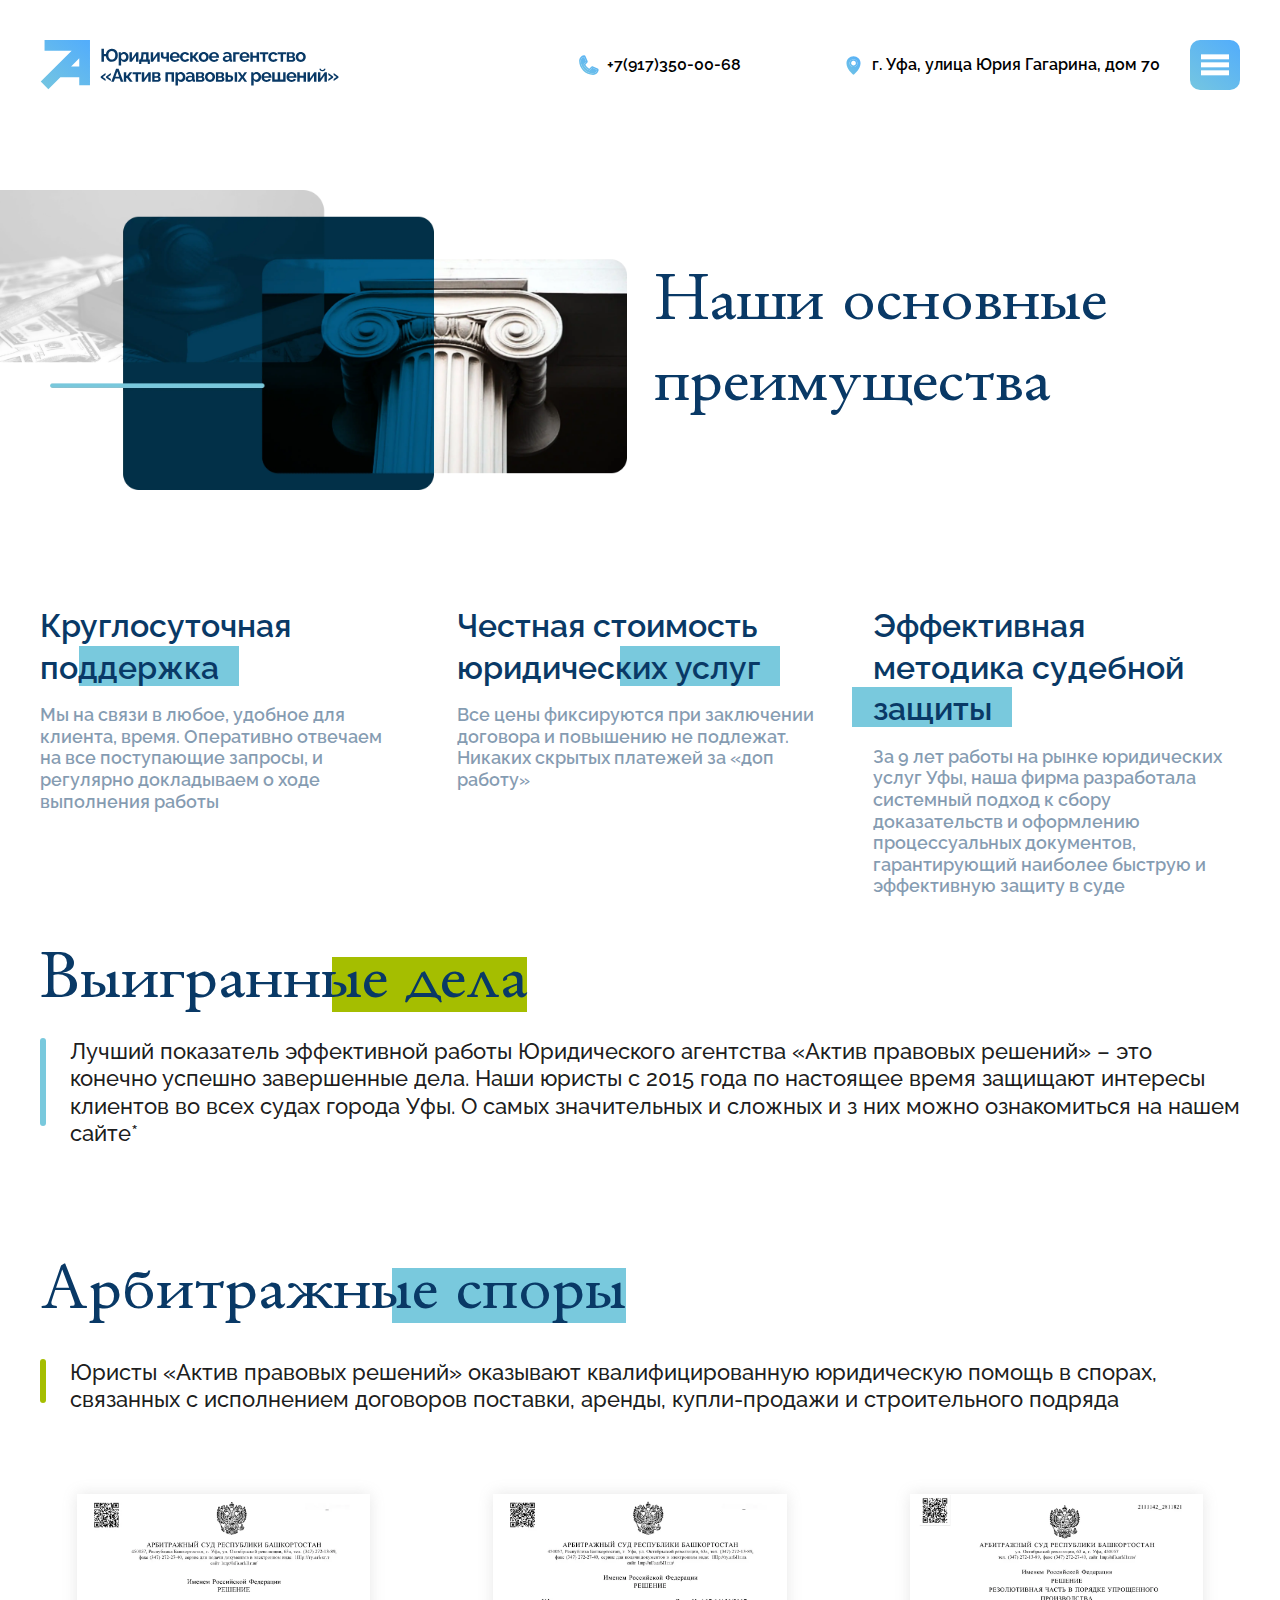
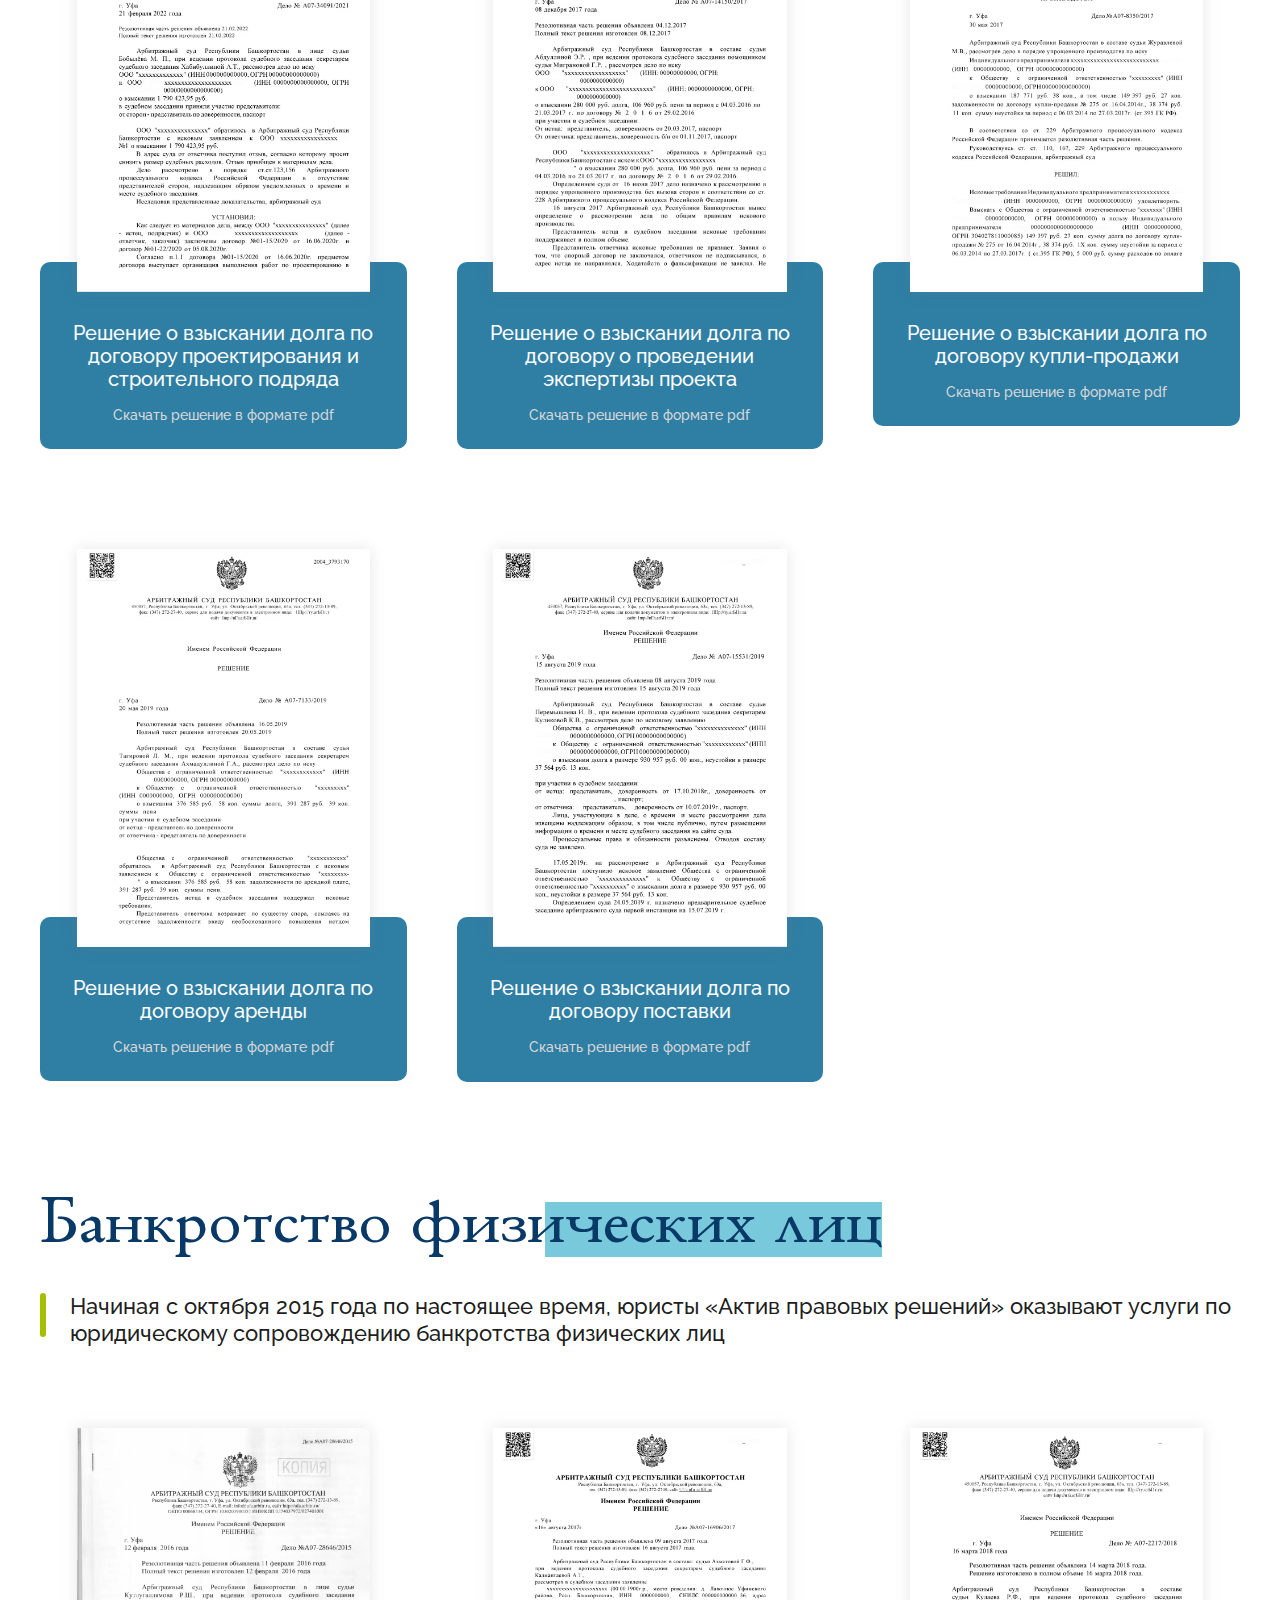
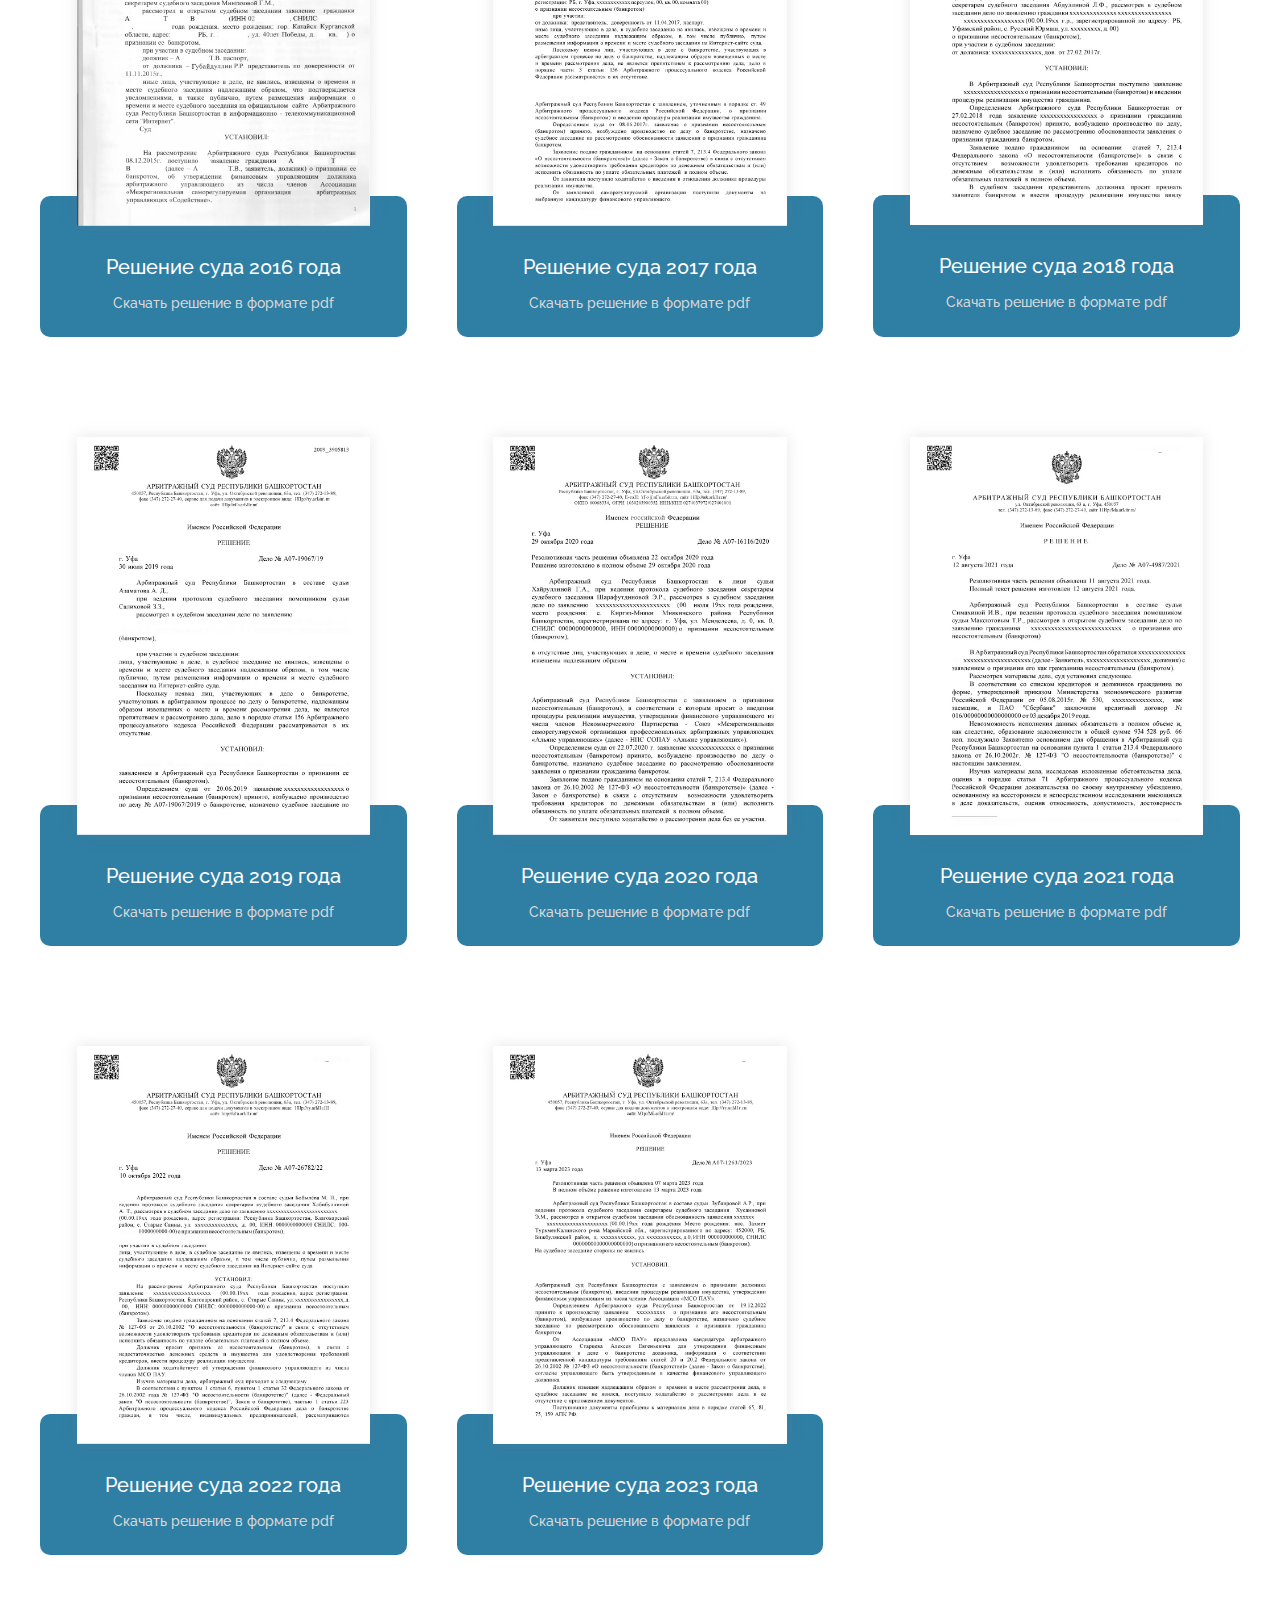
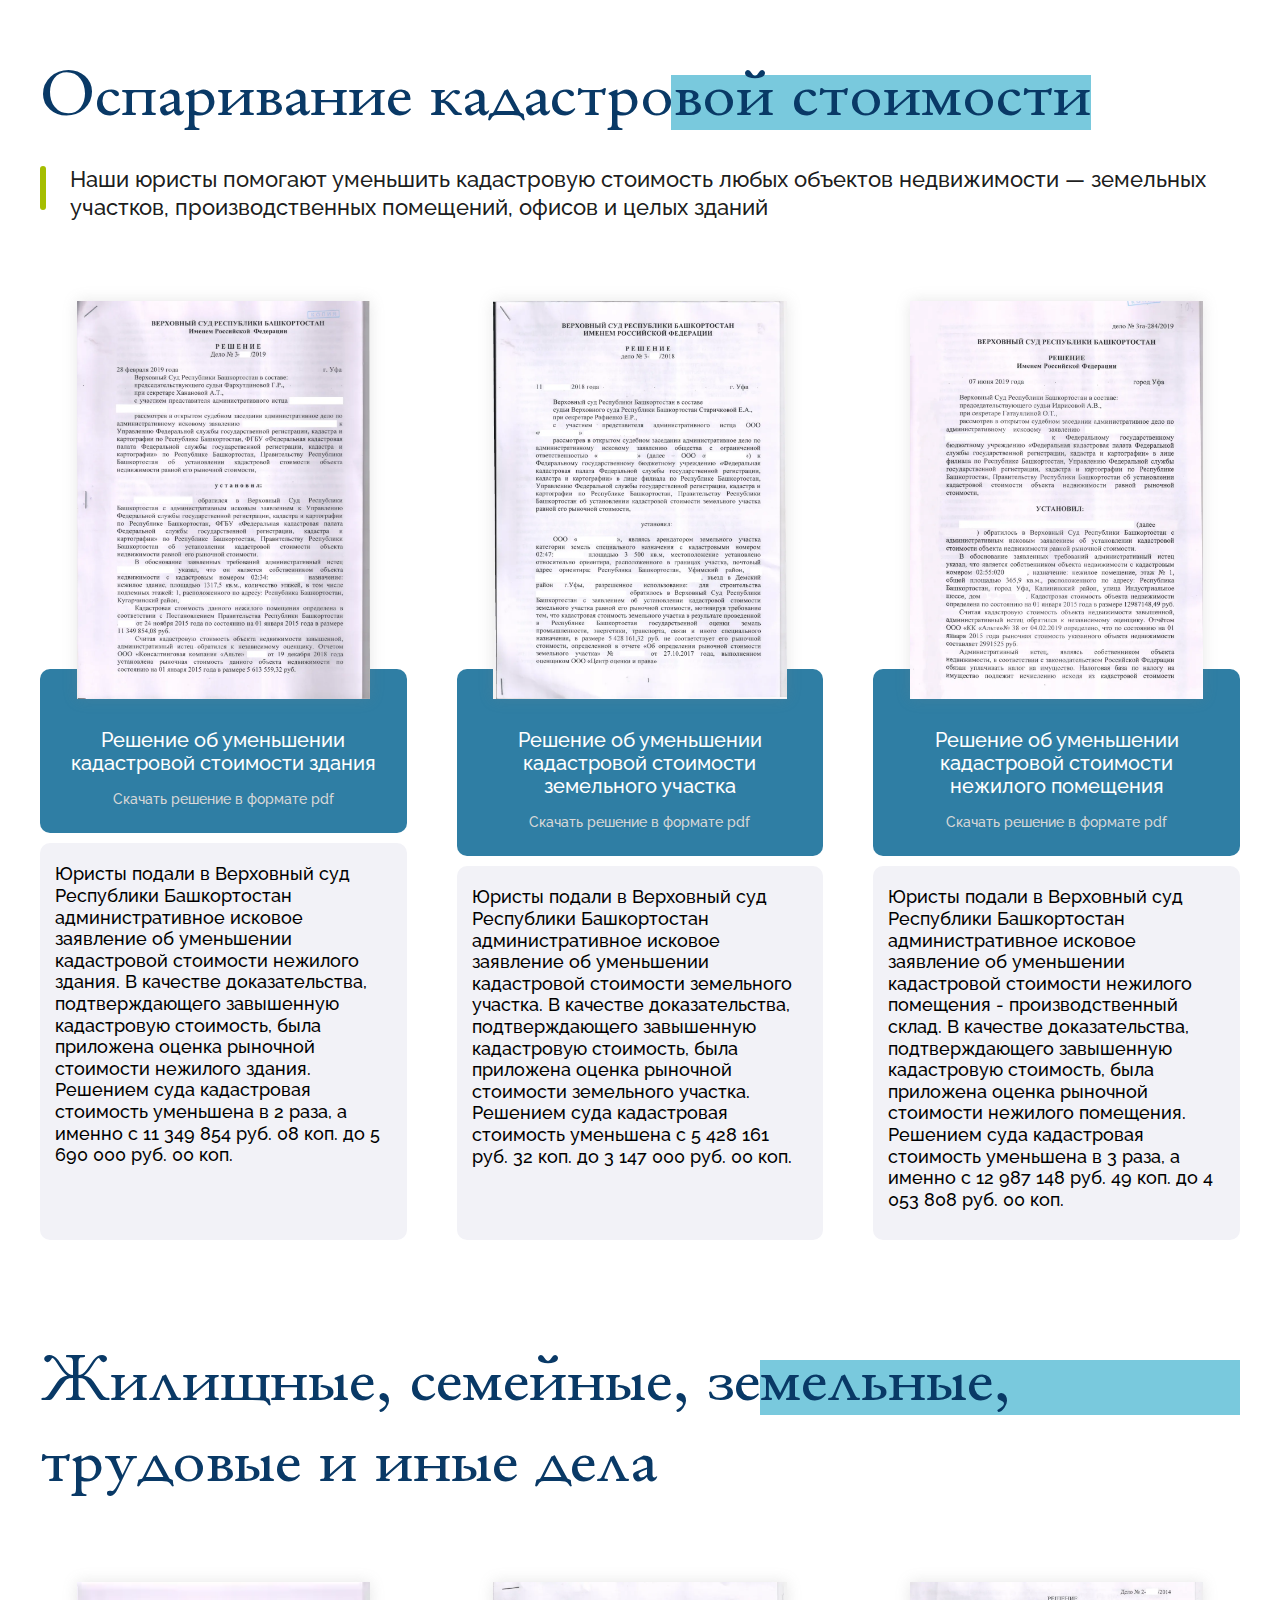
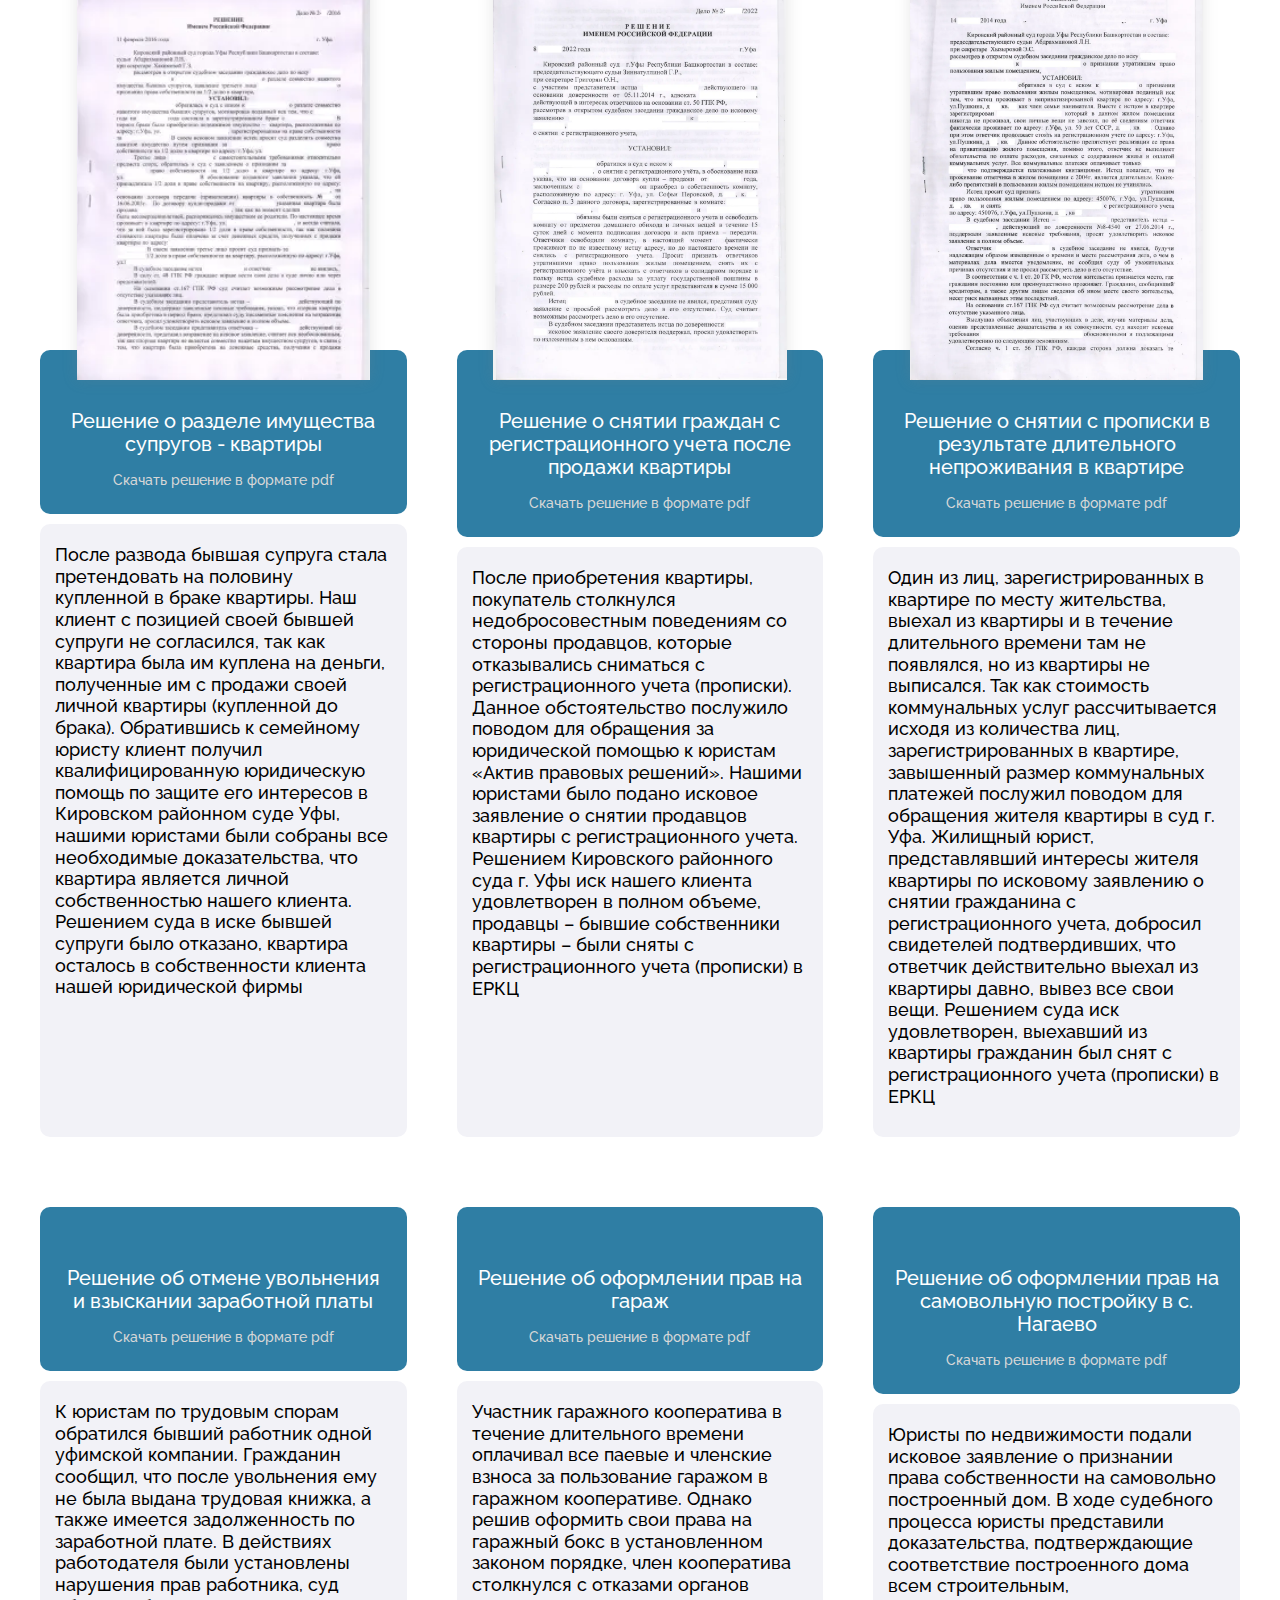
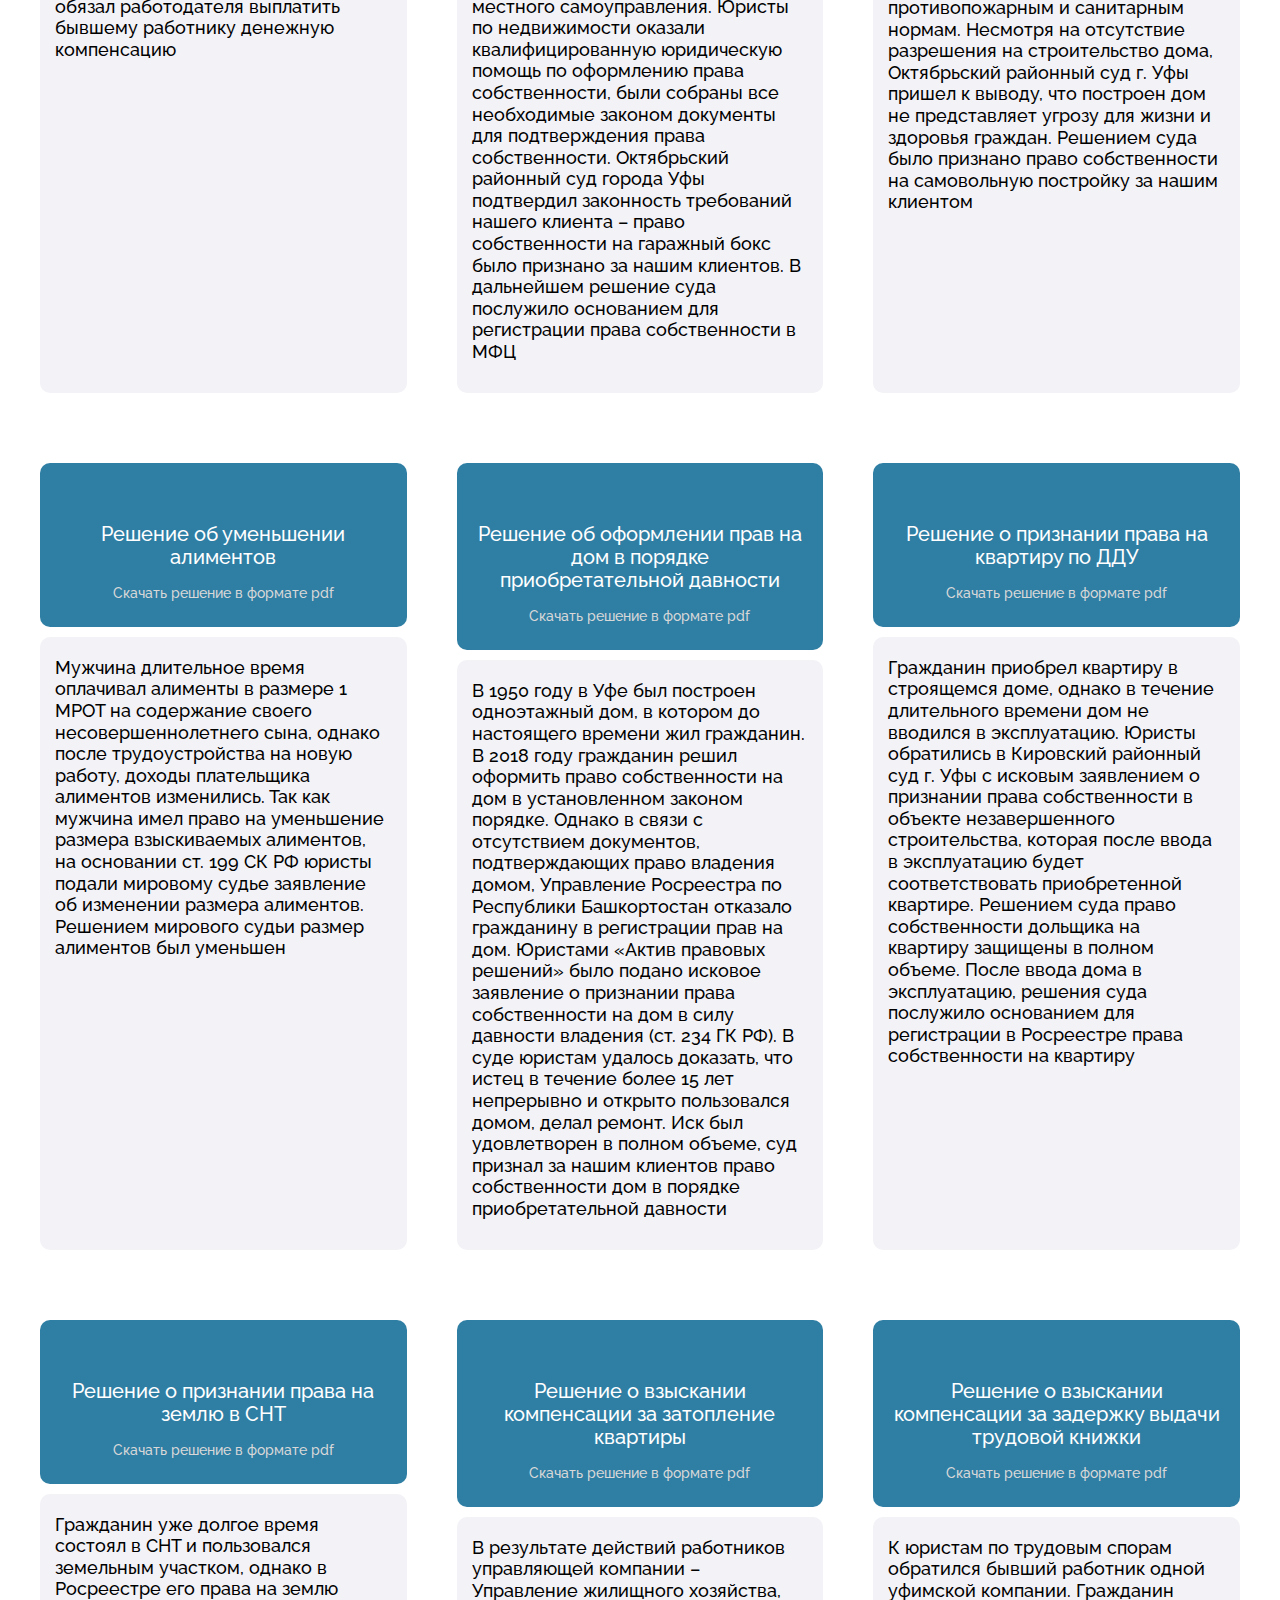
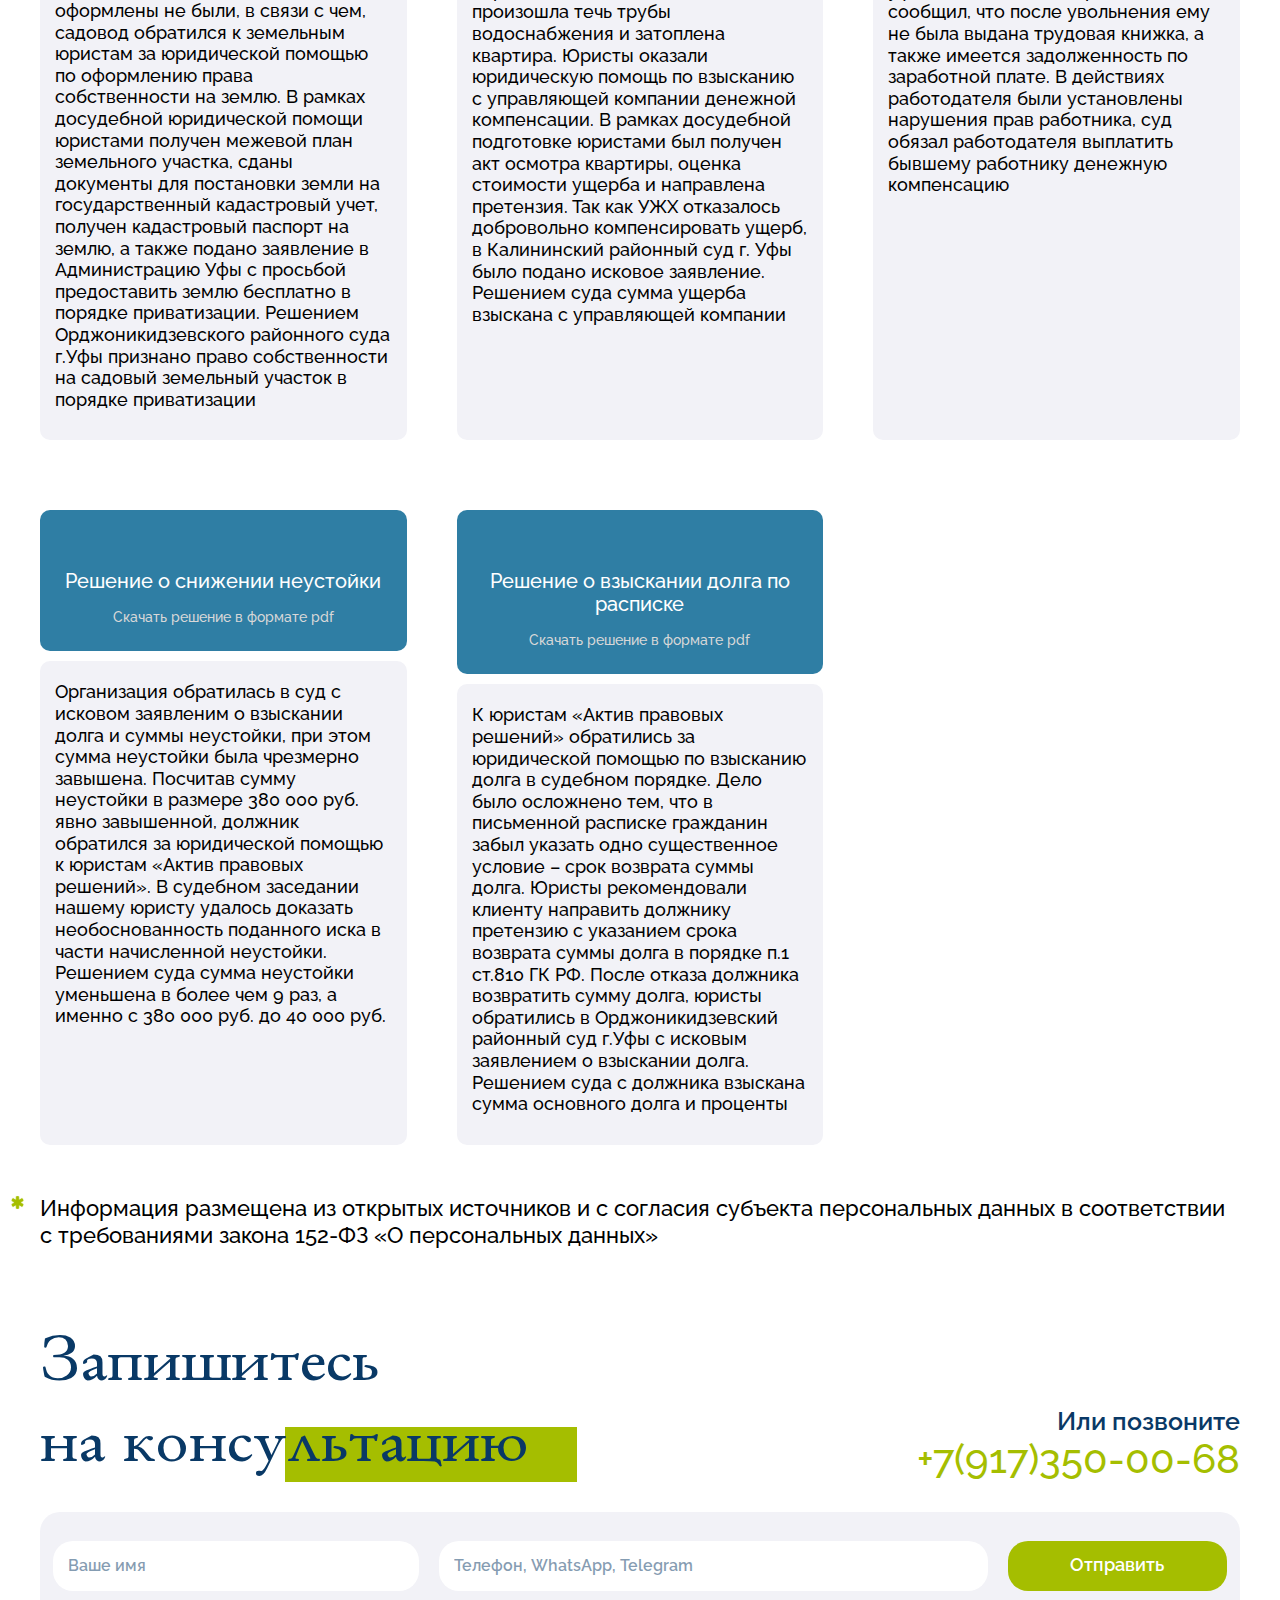
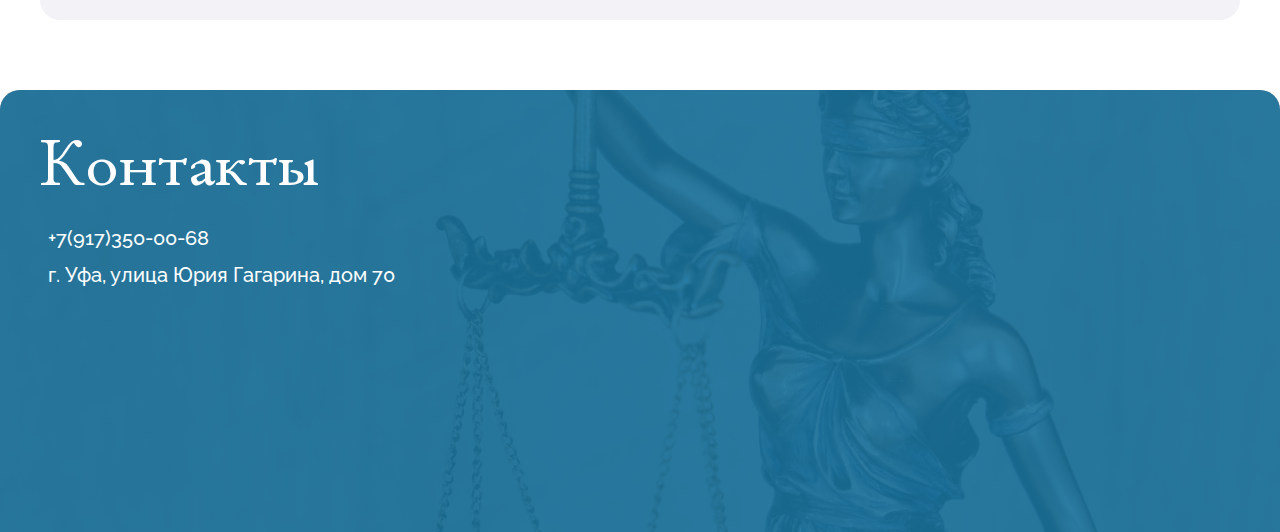
<file: won.html>
<!DOCTYPE html>
<html lang="en">
    <head>
        <meta charset="UTF-8" />
        <meta name="viewport" content="width=device-width, initial-scale=1.0" />
        <link rel="stylesheet" href="css/fancybox.css">
        <link rel="stylesheet" href="css/style.css" />
        <link rel="shortcut icon" href="images/mini-logo.svg" type="image/x-icon">
        <title>Юридическое агентство «Актив правовых решений»</title>
    </head>
    <body>
        <!-- === HEADER === -->
        <header class="header">
            <div class="container">
                <div class="header__inner">
                    <a class="header__logo" href="/">
                        <img src="images/logo.svg" loading="lazy" alt="logo">
                    </a>

                    <div class="header__middle">
                        <a class="header__box" href="tel:+79173500068">
                            <img src="images/phone-icon.svg" loading="lazy" alt="header icon">
                            +7(917)350-00-68
                        </a>
    
                        <div class="header__box">
                            <img src="images/location-icon.svg" loading="lazy" alt="header icon">
                            г. Уфа, улица Юрия Гагарина, дом 70
                        </div>
                    </div>

                    <div class="header__btn">
                        <img src="images/menu-btn.svg" loading="lazy" alt="header btn">
                    </div>
                </div>
            </div>

            <div class="header-modal">
                <div class="container">
                    <div class="header-modal__links">
                        <a class="header__box" href="tel:+79173500068">
                            <img src="images/phone-icon.svg" loading="lazy" alt="header icon">
                            +7(917)350-00-68
                        </a>
    
                        <div class="header__box">
                            <img src="images/location-icon.svg" loading="lazy" alt="header icon">
                            г. Уфа, улица Юрия Гагарина, дом 70
                        </div>
                    </div>
                    <ul class="header-modal__list">
                        <li><a href="/">Главная</a></li>
                        <li><a href="news.html">Новости</a></li>
                        <li>
                            <a class="header-modal__dropdown" href="services.html">Юридические услуги 
                                <img class="header-modal__trigger" src="images/chevron-down.svg" loading="lazy" alt="chevron img">
                            </a>
                            <ul class="header-modal__lists">
                                <li>
                                    
                                    <a class="header-modal__dropdowns" href="#">Арбитражные споры <img src="images/chevron-down.svg" loading="lazy" alt="chevron img"></a>
                                    <ul class="header-modal__listss">
                                        <li><a href="#">Арбитражный юрист и адвокат в Уфе</a></li>
                                        <li><a href="#">Взыскание задолженности по договору поставки</a></li>
                                        <li><a href="#">Взыскание задолженности по договору подряда</a></li>
                                        <li><a href="#">Взыскание задолженности по договору купли-продажи</a></li>
                                        <li><a href="#">Взыскание задолженности по договору аренды</a></li>
                                        <li><a href="#">Взыскание задолженности по договору</a></li>
                                        <li><a href="#">Корпоративные споры</a></li>
                                        <li><a href="#">Регистрация ООО</a></li>
                                        <li><a href="#">Ликвидация ООО</a></li>
                                        <li><a href="#">Внесений изменений в ООО</a></li>
                                    </ul>
                                </li>
                                <li>
                                    
                                    <a class="header-modal__dropdowns" href="#">Банкротство физических лиц <img src="images/chevron-down.svg" loading="lazy" alt="chevron img"></a>
                                    <ul class="header-modal__listss">
                                        <li><a href="#">Банкротство физических лиц в Уфе</a></li>
                                        <li><a href="#">Бесплатная консультация по банкротству физических лиц</a></li>
                                        <li><a href="#">Консультация юриста по банкротству физических лиц</a></li>
                                        <li><a href="#">Банкротство физических лиц дистанционная работа</a></li>
                                        <li><a href="#">Как списать долги по кредитам</a></li>
                                        <li><a href="#">Банкротство через МФЦ</a></li>
                                        <li><a href="#">Банкротство для пенсионеров</a></li>
                                        <li><a href="#">Отмена судебного приказа (решения суда) при банкротстве</a></li>
                                        <li><a href="#">Какое имущество не продается при банкротстве</a></li>
                                        <li><a href="#">Прекращение исполнительного производства при банкротстве</a></li>
                                        <li><a href="#">Снятие запрета на выезд за границу</a></li>
                                    </ul>
                                </li>
                                <li>
                                    
                                    <a class="header-modal__dropdowns" href="#">Представление интересов в суде <img src="images/chevron-down.svg" loading="lazy" alt="chevron img"></a>
                                    <ul class="header-modal__listss">
                                        <li><a href="#">Услуги юриста по представление интересов в суде</a></li>
                                        <li><a href="#">Составление претензии</a></li>
                                        <li><a href="#">Составление искового заявления</a></li>
                                        <li><a href="#">Составление возражения на исковое заявление</a></li>
                                        <li><a href="#">Составление отзыва на исковое заявление</a></li>
                                        <li><a href="#">Составление апелляционной жалобы</a></li>
                                        <li><a href="#">Составление кассационной жалобы</a></li>
                                        <li><a href="#">Отмена судебного приказа</a></li>
                                        <li><a href="#">Восстановление пропущенного срока в суде</a></li>
                                        <li><a href="#">Сопровождение исполнительного производства</a></li>
                                    </ul>
                                </li>
                                <li>
                                    
                                    <a class="header-modal__dropdowns" href="#">Семейные споры <img src="images/chevron-down.svg" loading="lazy" alt="chevron img"></a>
                                    <ul class="header-modal__listss">
                                        <li><a href="#">Юрист по семейным делам</a></li>
                                        <li><a href="#">Консультация юриста по семейным вопросам</a></li>
                                        <li><a href="#">Расторжение брака в суде</a></li>
                                        <li><a href="#">Взыскание алиментов на детей</a></li>
                                        <li><a href="#">Взыскание алиментов в твердой денежной сумме</a></li>
                                        <li><a href="#">Взыскание алиментов в процентах от заработка</a></li>
                                        <li><a href="#">Уменьшение размера алиментов</a></li>
                                        <li><a href="#">Увеличение размера алиментов</a></li>
                                        <li><a href="#">Установление отцовства</a></li>
                                        <li><a href="#">Оспаривание отцовства</a></li>
                                        <li><a href="#">Выселение из квартиры бывшего супруга</a></li>
                                        <li><a href="#">Снятие с регистрации бывшего супруга</a></li>
                                        <li><a href="#">Определение места жительства ребенка</a></li>
                                        <li><a href="#">Лишение родительских прав</a></li>
                                        <li><a href="#">Раздел имущества супругов</a></li>
                                        <li><a href="#">Раздел ипотечной квартиры супругов</a></li>
                                    </ul>
                                </li>
                                <li>
                                    
                                    <a class="header-modal__dropdowns" href="#">Жилищные споры <img src="images/chevron-down.svg" loading="lazy" alt="chevron img"></a>
                                    <ul class="header-modal__listss">
                                        <li><a href="#">Жилищный юрист</a></li>
                                        <li><a href="#">Консультация юриста по жилищным вопросам</a></li>
                                        <li><a href="#">Сопровождение сделок с недвижимостью</a></li>
                                        <li><a href="#">Снятие с регистрационного учета (прописки)</a></li>
                                        <li><a href="#">Выселение из квартиры</a></li>
                                        <li><a href="#">Определение порядка пользования квартирой</a></li>
                                        <li><a href="#">Признание сделки недействительной</a></li>
                                        <li><a href="#">Продажа незначительной доли</a></li>
                                        <li><a href="#">Признание права собственности на дом</a></li>
                                        <li><a href="#">Затопление квартиры</a></li>
                                        <li><a href="#">Юристы по ДДУ</a></li>
                                    </ul>
                                </li>
                                <li>
                                    
                                    <a class="header-modal__dropdowns" href="#">Земельные споры <img src="images/chevron-down.svg" loading="lazy" alt="chevron img"></a>
                                    <ul class="header-modal__listss">
                                        <li><a href="#">Земельный юрист</a></li>
                                        <li><a href="#">Приватизация земельного участка</a></li>
                                        <li><a href="#">Оформление СНТ</a></li>
                                    </ul>
                                </li>
                                <li>
                                    <a class="header-modal__dropdowns" href="#">Наследственные споры <img src="images/chevron-down.svg" loading="lazy" alt="chevron img"></a>
                                    <ul class="header-modal__listss">
                                        <li><a href="#">Юрист по наследству</a></li>
                                        <li><a href="#">Консультация юриста по наследству</a></li>
                                        <li><a href="#">Фактическое принятие наследства в суде</a></li>
                                        <li><a href="#">Восстановление срока принятия наследства</a></li>
                                        <li><a href="#">Установление факта родственных отношений</a></li>
                                    </ul>
                                </li>
                                <li>
                                    
                                    <a class="header-modal__dropdowns" href="#">Трудовые споры <img src="images/chevron-down.svg" loading="lazy" alt="chevron img"></a>
                                    <ul class="header-modal__listss">
                                        <li><a href="#">Трудовой юрист</a></li>
                                        <li><a href="#">Взыскание задолженности по зарплате</a></li>
                                        <li><a href="#">Обжалование увольнения</a></li>
                                    </ul>
                                </li>
                                <li>
                                    
                                    <a class="header-modal__dropdowns" href="#">Уменьшение кадастровой стоимости <img src="images/chevron-down.svg" loading="lazy" alt="chevron img"></a>
                                    <ul class="header-modal__listss">
                                        <li><a href="#">Оспаривание кадастровой стоимости здания</a></li>
                                        <li><a href="#">Оспаривание кадастровой стоимости помещения</a></li>
                                        <li><a href="#">Оспаривание кадастровой стоимости земельного участка</a></li>
                                    </ul>
                                </li>
                                <li>
                                    
                                    <a class="header-modal__dropdowns" href="#">Защита прав потребителей <img src="images/chevron-down.svg" loading="lazy" alt="chevron img"></a>
                                    <ul class="header-modal__listss">
                                        <li><a href="#">Ремонт или возврат некачественного товара</a></li>
                                        <li><a href="#">Некачественно выполненные работы</a></li>
                                        <li><a href="#">Возврат страховок</a></li>
                                    </ul>
                                </li>
                                <li>
                                    
                                    <a class="header-modal__dropdowns" href="#">Составление договоров <img src="images/chevron-down.svg" loading="lazy" alt="chevron img"></a>
                                    <ul class="header-modal__listss">
                                        <li><a href="#">Составление договора купли-продажи</a></li>
                                        <li><a href="#">Составление договора подряда</a></li>
                                        <li><a href="#">Составление договора аренды</a></li>
                                    </ul>
                                </li>
                            </ul>
                        </li>
                        <li><a href="reviews.html">Отзывы клиентов</a></li>
                        <li><a href="pricing.html">Стоимость услуг</a></li>
                        <li><a href="discounts.html">Акции</a></li>
                        <li><a href="won.html">Выигранные дела</a></li>
                        <li><a href="about.html">О нас</a></li>
                        <li><a href="contact.html">Контакты</a></li>
                    </ul>
                </div>
            </div>
        </header>


        <!-- === MAIN === -->
        <section class="main">
            <div class="main__inner">
                <img class="main__img" src="images/main-img.webp" loading="lazy" alt="main img">
    
                <div class="main__info">
                    <h2 class="title title_blank">Наши основные <br>
                        преимущества</h2>
                </div>
            </div>

            <div class="container">
                <div class="main__content">
                    <div class="main__box">
                        <h3 class="main__title">Круглосуточная поддержка</h3>
                        <p class="main__text">Мы на связи в любое, удобное
                            для клиента, время. Оперативно отвечаем на все поступающие запросы, и регулярно докладываем
                            о ходе выполнения работы</p>
                    </div>

                    <div class="main__box">
                        <h3 class="main__title">Честная стоимость юридических услуг</h3>
                        <p class="main__text">Все цены фиксируются
                            при заключении договора
                            и повышению не подлежат. Никаких скрытых платежей за «доп работу»</p>
                    </div>

                    <div class="main__box">
                        <h3 class="main__title">Эффективная методика судебной защиты</h3>
                        <p class="main__text">За 9 лет работы на рынке юридических услуг Уфы, наша фирма разработала системный подход к сбору доказательств и оформлению процессуальных документов, гарантирующий наиболее быструю и эффективную защиту
                            в суде</p>
                    </div>
                </div>
            </div>
        </section>

        <div class="container">
            <div class="win">

                <div class="win__box">
                    <h2 class="title title_green">Выигранные дела</h2>
                    <p class="text text_blue">Лучший показатель эффективной работы Юридического агентства «Актив правовых решений» – это конечно успешно завершенные дела. Наши юристы с 2015 года
                        по настоящее время защищают интересы клиентов во всех судах города Уфы. 
                        О самых значительных и сложных и
                        з них можно ознакомиться на нашем сайте*</p>
                </div>

                <div class="win__content">
                    <h2 class="title">Арбитражные споры</h2>
                    <p class="text">Юристы «Актив правовых решений» оказывают квалифицированную юридическую помощь в спорах, связанных с исполнением договоров поставки, аренды, купли-продажи и строительного подряда</p>
                    <div class="win__inner">
                        <div class="win__item">
                            <a href="images/win-1.webp" data-fancybox="win-1">
                                <img src="images/win-1.webp" loading="lazy" alt="win img">
                            </a>
                            <div class="win__info">Решение о взыскании долга
                                по договору проектирования
                                и строительного подряда
                                <a class="win__download" href="pdfs/win-1.pdf" download>Скачать решение в формате pdf</a>
                            </div>
                        </div>
    
                        <div class="win__item">
                            <a href="images/win-2.webp" data-fancybox="win-1">
                                <img src="images/win-2.webp" loading="lazy" alt="win img">
                            </a>
                            <div class="win__info">Решение о взыскании долга
                                по договору о проведении экспертизы проекта
                                <a class="win__download" href="pdfs/win-2.pdf" download>Скачать решение в формате pdf</a>
                            </div>
                        </div>
    
                        <div class="win__item">
                            <a href="images/win-3.webp" data-fancybox="win-1">
                                <img src="images/win-3.webp" loading="lazy" alt="win img">
                            </a>
                            <div class="win__info">Решение о взыскании долга
                                по договору купли-продажи
                                <a class="win__download" href="pdfs/win-3.pdf" download>Скачать решение в формате pdf</a>
                            </div>
                        </div>
    
                        <div class="win__item">
                            <a href="images/win-4.webp" data-fancybox="win-1">
                                <img src="images/win-4.webp" loading="lazy" alt="win img">
                            </a>
                            <div class="win__info">Решение о взыскании долга
                                по договору аренды
                                <a class="win__download" href="pdfs/win-4.pdf" download>Скачать решение в формате pdf</a>
                            </div>
                        </div>
    
                        <div class="win__item">
                            <a href="images/win-5.webp" data-fancybox="win-1">
                                <img src="images/win-5.webp" loading="lazy" alt="win img">
                            </a>
                            <div class="win__info">Решение о взыскании долга
                                по договору поставки
                                <a class="win__download" href="pdfs/win-5.pdf" download>Скачать решение в формате pdf</a>
                            </div>
                        </div>
                    </div>
                </div>

                <div class="win__content">
                    <h2 class="title">Банкротство физических лиц</h2>
                    <p class="text">Начиная с октября 2015 года по настоящее время, юристы «Актив правовых решений» оказывают услуги по юридическому сопровождению банкротства физических лиц</p>
                    <div class="win__inner">
                        <div class="win__item">
                            <a href="images/win-6.webp" data-fancybox="win-2">
                                <img src="images/win-6.webp" loading="lazy" alt="win img">
                            </a>
                            <div class="win__info">Решение суда 2016 года
                                <a class="win__download" href="pdfs/win-6.pdf" download>Скачать решение в формате pdf</a>
                            </div>
                        </div>
    
                        <div class="win__item">
                            <a href="images/win-7.webp" data-fancybox="win-2">
                                <img src="images/win-7.webp" loading="lazy" alt="win img">
                            </a>
                            <div class="win__info">Решение суда 2017 года
                                <a class="win__download" href="pdfs/win-7.pdf" download>Скачать решение в формате pdf</a>
                            </div>
                        </div>
    
                        <div class="win__item">
                            <a href="images/win-8.webp" data-fancybox="win-2">
                                <img src="images/win-8.webp" loading="lazy" alt="win img">
                            </a>
                            <div class="win__info">Решение суда 2018 года
                                <a class="win__download" href="pdfs/win-8.pdf" download>Скачать решение в формате pdf</a>
                            </div>
                        </div>
    
                        <div class="win__item">
                            <a href="images/win-9.webp" data-fancybox="win-2">
                                <img src="images/win-9.webp" loading="lazy" alt="win img">
                            </a>
                            <div class="win__info">Решение суда 2019 года
                                <a class="win__download" href="pdfs/win-9.pdf" download>Скачать решение в формате pdf</a>
                            </div>
                        </div>
    
                        <div class="win__item">
                            <a href="images/win-10.webp" data-fancybox="win-2">
                                <img src="images/win-10.webp" loading="lazy" alt="win img">
                            </a>
                            <div class="win__info">Решение суда 2020 года
                                <a class="win__download" href="pdfs/win-10.pdf" download>Скачать решение в формате pdf</a>
                            </div>
                        </div>

                        <div class="win__item">
                            <a href="images/win-11.webp" data-fancybox="win-2">
                                <img src="images/win-11.webp" loading="lazy" alt="win img">
                            </a>
                            <div class="win__info">Решение суда 2021 года
                                <a class="win__download" href="pdfs/win-11.pdf" download>Скачать решение в формате pdf</a>
                            </div>
                        </div>

                        <div class="win__item">
                            <a href="images/win-12.webp" data-fancybox="win-2">
                                <img src="images/win-12.webp" loading="lazy" alt="win img">
                            </a>
                            <div class="win__info">Решение суда 2022 года
                                <a class="win__download" href="pdfs/win-12.pdf" download>Скачать решение в формате pdf</a>
                            </div>
                        </div>

                        <div class="win__item">
                            <a href="images/win-13.webp" data-fancybox="win-2">
                                <img src="images/win-13.webp" loading="lazy" alt="win img">
                            </a>
                            <div class="win__info">Решение суда 2023 года
                                <a class="win__download" href="pdfs/win-13.pdf" download>Скачать решение в формате pdf</a>
                            </div>
                        </div>
                    </div>
                </div>

                <div class="win__content win__content_long">
                    <h2 class="title">Оспаривание кадастровой стоимости</h2>
                    <p class="text">Наши юристы помогают уменьшить кадастровую стоимость любых объектов недвижимости — земельных участков, производственных помещений, офисов и целых зданий</p>
                    <div class="win__inner">
                        <div class="win__item">
                            <a href="images/win-14.webp" data-fancybox="win-3">
                                <img src="images/win-14.webp" loading="lazy" alt="win img">
                            </a>
                            <div class="win__info">Решение об уменьшении кадастровой стоимости здания
                                <a class="win__download" href="pdfs/win-14.pdf" download>Скачать решение в формате pdf</a>
                            </div>
                            <div class="win__text">Юристы подали в Верховный суд Республики Башкортостан административное исковое заявление
                                об уменьшении кадастровой стоимости нежилого здания. В качестве доказательства, подтверждающего завышенную кадастровую стоимость, была приложена оценка рыночной стоимости нежилого здания. Решением суда кадастровая стоимость уменьшена
                                в 2 раза, а именно с 11 349 854 руб. 08 коп. до 5 690 000 руб. 00 коп.</div>
                        </div>
    
                        <div class="win__item">
                            <a href="images/win-15.webp" data-fancybox="win-3">
                                <img src="images/win-15.webp" loading="lazy" alt="win img">
                            </a>
                            <div class="win__info">Решение об уменьшении кадастровой стоимости земельного участка
                                <a class="win__download" href="pdfs/win-15.pdf" download>Скачать решение в формате pdf</a>
                            </div>
                            <div class="win__text">Юристы подали в Верховный суд Республики Башкортостан административное исковое заявление
                                об уменьшении кадастровой стоимости земельного участка. В качестве доказательства, подтверждающего завышенную кадастровую стоимость, была приложена оценка рыночной стоимости земельного участка. Решением суда кадастровая стоимость
                                уменьшена с 5 428 161 руб. 32 коп. до 
                                3 147 000 руб. 00 коп.</div>
                        </div>
    
                        <div class="win__item">
                            <a href="images/win-16.webp" data-fancybox="win-3">
                                <img src="images/win-16.webp" loading="lazy" alt="win img">
                            </a>
                            <div class="win__info">Решение об уменьшении кадастровой стоимости нежилого помещения
                                <a class="win__download" href="pdfs/win-16.pdf" download>Скачать решение в формате pdf</a>
                            </div>
                            <div class="win__text">Юристы подали в Верховный суд Республики Башкортостан административное исковое заявление
                                oб уменьшении кадастровой стоимости нежилого помещения - производственный склад. B качестве доказательства, подтверждающего завышенную кадастровую стоимость, была приложена оценка рыночной стоимости нежилого помещения. Решением суда кадастровая стоимость уменьшена в 3 раза, a именно
                                c 12 987 148 руб. 49 коп. до 4 053 808 руб. 00 коп.</div>
                        </div>
    
                    </div>
                </div>

                <div class="win__content win__content_long">
                    <h2 class="title">Жилищные, семейные, земельные, трудовые и иные дела</h2>
                    <div class="win__inner">
                        <div class="win__item">
                            <a href="images/win-17.webp" data-fancybox="win-4">
                                <img src="images/win-17.webp" loading="lazy" alt="win img">
                            </a>
                            <div class="win__info">Решение о разделе имущества супругов - квартиры
                                <a class="win__download" href="pdfs/win-17.pdf" download>Скачать решение в формате pdf</a>
                            </div>
                            <div class="win__text">После развода бывшая супруга стала претендовать на половину купленной в браке квартиры. Наш клиент с позицией своей бывшей супруги не согласился, так как квартира была им куплена на деньги, полученные им с продажи своей личной квартиры (купленной до брака). Обратившись к семейному юристу клиент получил квалифицированную юридическую помощь по защите его интересов в Кировском районном суде Уфы, нашими юристами были собраны все необходимые доказательства, что квартира является личной собственностью нашего клиента. Решением суда в иске бывшей супруги было отказано, квартира осталось в собственности клиента нашей юридической фирмы</div>
                        </div>
    
                        <div class="win__item">
                            <a href="images/win-18.webp" data-fancybox="win-4">
                                <img src="images/win-18.webp" loading="lazy" alt="win img">
                            </a>
                            <div class="win__info">Решение о снятии граждан с регистрационного учета после продажи квартиры
                                <a class="win__download" href="pdfs/win-18.pdf" download>Скачать решение в формате pdf</a>
                            </div>
                            <div class="win__text">После приобретения квартиры, покупатель столкнулся недобросовестным поведениям со стороны продавцов, которые отказывались сниматься с регистрационного учета (прописки). Данное обстоятельство послужило поводом для обращения за юридической помощью к юристам «Актив правовых решений». Нашими юристами было подано исковое заявление о снятии продавцов квартиры с регистрационного учета. Решением Кировского районного суда г. Уфы иск нашего клиента удовлетворен в полном объеме, продавцы – бывшие собственники квартиры – были сняты с регистрационного учета (прописки) в ЕРКЦ</div>
                        </div>
    
                        <div class="win__item">
                            <a href="images/win-19.webp" data-fancybox="win-4">
                                <img src="images/win-19.webp" loading="lazy" alt="win img">
                            </a>
                            <div class="win__info">Решение о снятии с прописки в результате длительного непроживания в квартире
                                <a class="win__download" href="pdfs/win-19.pdf" download>Скачать решение в формате pdf</a>
                            </div>
                            <div class="win__text">Один из лиц, зарегистрированных в квартире по месту жительства, выехал из квартиры и в течение длительного времени там не появлялся, но из квартиры не выписался. Так как стоимость коммунальных услуг рассчитывается исходя из количества лиц, зарегистрированных в квартире, завышенный размер коммунальных платежей послужил поводом для обращения жителя квартиры в суд г. Уфа. Жилищный юрист, представлявший интересы жителя квартиры по исковому заявлению о снятии гражданина с регистрационного учета, добросил свидетелей подтвердивших, что ответчик действительно выехал из квартиры давно, вывез все свои вещи. Решением суда иск удовлетворен, выехавший из квартиры гражданин был снят с регистрационного учета (прописки) в ЕРКЦ</div>
                        </div>

                        <div class="win__item">
                            <a href="images/win-20.webp" data-fancybox="win-4">
                                <img src="images/win-20.webp" loading="lazy" alt="win img">
                            </a>
                            <div class="win__info">Решение об отмене увольнения и взыскании заработной платы
                                <a class="win__download" href="pdfs/win-20.pdf" download>Скачать решение в формате pdf</a>
                            </div>
                            <div class="win__text">К юристам по трудовым спорам обратился бывший работник одной уфимской компании. Гражданин сообщил, что после увольнения ему не была выдана трудовая книжка, а также имеется задолженность по заработной плате. В действиях работодателя были установлены нарушения прав работника, суд обязал работодателя выплатить бывшему работнику денежную компенсацию</div>
                        </div>
    
                        <div class="win__item">
                            <a href="images/win-21.webp" data-fancybox="win-4">
                                <img src="images/win-21.webp" loading="lazy" alt="win img">
                            </a>
                            <div class="win__info">Решение об оформлении прав на гараж
                                <a class="win__download" href="pdfs/win-21.pdf" download>Скачать решение в формате pdf</a>
                            </div>
                            <div class="win__text">Участник гаражного кооператива в течение длительного времени оплачивал все паевые и членские взноса за пользование гаражом в гаражном кооперативе. Однако решив оформить свои права на гаражный бокс в установленном законом порядке, член кооператива столкнулся с отказами органов местного самоуправления. Юристы по недвижимости оказали квалифицированную юридическую помощь по оформлению права собственности, были собраны все необходимые законом документы для подтверждения права собственности. Октябрьский районный суд города Уфы подтвердил законность требований нашего клиента – право собственности на гаражный бокс было признано за нашим клиентов. В дальнейшем решение суда послужило основанием для регистрации права собственности в МФЦ</div>
                        </div>
    
                        <div class="win__item">
                            <a href="images/win-22.webp" data-fancybox="win-4">
                                <img src="images/win-22.webp" loading="lazy" alt="win img">
                            </a>
                            <div class="win__info">Решение об оформлении прав на самовольную постройку в с. Нагаево
                                <a class="win__download" href="pdfs/win-22.pdf" download>Скачать решение в формате pdf</a>
                            </div>
                            <div class="win__text">Юристы по недвижимости подали исковое заявление о признании права собственности на самовольно построенный дом. В ходе судебного процесса юристы представили доказательства, подтверждающие соответствие построенного дома всем строительным, противопожарным и санитарным нормам. Несмотря на отсутствие разрешения на строительство дома, Октябрьский районный суд г. Уфы пришел к выводу, что построен дом не представляет угрозу для жизни и здоровья граждан. Решением суда было признано право собственности на самовольную постройку за нашим клиентом</div>
                        </div>
    
                        <div class="win__item">
                            <a href="images/win-23.webp" data-fancybox="win-4">
                                <img src="images/win-23.webp" loading="lazy" alt="win img">
                            </a>
                            <div class="win__info">Решение об уменьшении алиментов
                                <a class="win__download" href="pdfs/win-23.pdf" download>Скачать решение в формате pdf</a>
                            </div>
                            <div class="win__text">Мужчина длительное время оплачивал алименты в размере 1 МРОТ на содержание своего несовершеннолетнего сына, однако после трудоустройства на новую работу, доходы плательщика алиментов изменились. Так как мужчина имел право на уменьшение размера взыскиваемых алиментов, на основании ст. 199 СК РФ юристы подали мировому судье заявление об изменении размера алиментов. Решением мирового судьи размер алиментов был уменьшен</div>
                        </div>
    
                        <div class="win__item">
                            <a href="images/win-24.webp" data-fancybox="win-4">
                                <img src="images/win-24.webp" loading="lazy" alt="win img">
                            </a>
                            <div class="win__info">Решение об оформлении прав на дом в порядке приобретательной давности
                                <a class="win__download" href="pdfs/win-24.pdf" download>Скачать решение в формате pdf</a>
                            </div>
                            <div class="win__text">В 1950 году в Уфе был построен одноэтажный дом, в котором до настоящего времени жил гражданин. В 2018 году гражданин решил оформить право собственности на дом в установленном законом порядке. Однако в связи с отсутствием документов, подтверждающих право владения домом, Управление Росреестра по Республики Башкортостан отказало гражданину в регистрации прав на дом. Юристами «Актив правовых решений» было подано исковое заявление о признании права собственности на дом в силу давности владения (ст. 234 ГК РФ). В суде юристам удалось доказать, что истец в течение более 15 лет непрерывно и открыто пользовался домом, делал ремонт. Иск был удовлетворен в полном объеме, суд признал за нашим клиентов право собственности дом в порядке приобретательной давности</div>
                        </div>
    
                        <div class="win__item">
                            <a href="images/win-25.webp" data-fancybox="win-4">
                                <img src="images/win-25.webp" loading="lazy" alt="win img">
                            </a>
                            <div class="win__info">Решение о признании права на квартиру по ДДУ
                                <a class="win__download" href="pdfs/win-25.pdf" download>Скачать решение в формате pdf</a>
                            </div>
                            <div class="win__text">Гражданин приобрел квартиру в строящемся доме, однако в течение длительного времени дом не вводился в эксплуатацию. Юристы обратились в Кировский районный суд г. Уфы с исковым заявлением о признании права собственности в объекте незавершенного строительства, которая после ввода в эксплуатацию будет соответствовать приобретенной квартире. Решением суда право собственности дольщика на квартиру защищены в полном объеме. После ввода дома в эксплуатацию, решения суда послужило основанием для регистрации в Росреестре права собственности на квартиру</div>
                        </div>

                        <div class="win__item">
                            <a href="images/win-26.webp" data-fancybox="win-4">
                                <img src="images/win-26.webp" loading="lazy" alt="win img">
                            </a>
                            <div class="win__info">Решение о признании права на землю в СНТ
                                <a class="win__download" href="pdfs/win-26.pdf" download>Скачать решение в формате pdf</a>
                            </div>
                            <div class="win__text">Гражданин уже долгое время состоял в СНТ и пользовался земельным участком, однако в Росреестре его права на землю оформлены не были, в связи с чем, садовод обратился к земельным юристам за юридической помощью по оформлению права собственности на землю. В рамках досудебной юридической помощи юристами получен межевой план земельного участка, сданы документы для постановки земли на государственный кадастровый учет, получен кадастровый паспорт на землю, а также подано заявление в Администрацию Уфы с просьбой предоставить землю бесплатно в порядке приватизации. Решением Орджоникидзевского районного суда г.Уфы признано право собственности на садовый земельный участок в порядке приватизации</div>
                        </div>
    
                        <div class="win__item">
                            <a href="images/win-27.webp" data-fancybox="win-4">
                                <img src="images/win-27.webp" loading="lazy" alt="win img">
                            </a>
                            <div class="win__info">Решение о взыскании компенсации за затопление квартиры
                                <a class="win__download" href="pdfs/win-27.pdf" download>Скачать решение в формате pdf</a>
                            </div>
                            <div class="win__text">В результате действий работников управляющей компании – Управление жилищного хозяйства, произошла течь трубы водоснабжения и затоплена квартира. Юристы оказали юридическую помощь по взысканию с управляющей компании денежной компенсации. В рамках досудебной подготовке юристами был получен акт осмотра квартиры, оценка стоимости ущерба и направлена претензия. Так как УЖХ отказалось добровольно компенсировать ущерб, в Калининский районный суд г. Уфы было подано исковое заявление. Решением суда сумма ущерба взыскана с управляющей компании</div>
                        </div>
    
                        <div class="win__item">
                            <a href="images/win-28.webp" data-fancybox="win-4">
                                <img src="images/win-28.webp" loading="lazy" alt="win img">
                            </a>
                            <div class="win__info">Решение о взыскании компенсации за задержку выдачи трудовой книжки
                                <a class="win__download" href="pdfs/win-28.pdf" download>Скачать решение в формате pdf</a>
                            </div>
                            <div class="win__text">К юристам по трудовым спорам обратился бывший работник одной уфимской компании. Гражданин сообщил, что после увольнения ему не была выдана трудовая книжка, а также имеется задолженность по заработной плате. В действиях работодателя были установлены нарушения прав работника, суд обязал работодателя выплатить бывшему работнику денежную компенсацию</div>
                        </div>

                        <div class="win__item">
                            <a href="images/win-29.webp" data-fancybox="win-4">
                                <img src="images/win-29.webp" loading="lazy" alt="win img">
                            </a>
                            <div class="win__info">Решение о снижении неустойки
                                <a class="win__download" href="pdfs/win-29.pdf" download>Скачать решение в формате pdf</a>
                            </div>
                            <div class="win__text">Организация обратилась в суд с исковом заявленим о взыскании долга и суммы неустойки, при этом сумма неустойки была чрезмерно завышена. Посчитав сумму неустойки в размере 380 000 руб. явно завышенной, должник обратился за юридической помощью к юристам «Актив правовых решений». В судебном заседании нашему юристу удалось доказать необоснованность поданного иска в части начисленной неустойки. Решением суда сумма неустойки уменьшена в более чем 9 раз, а именно с 380 000 руб. до 40 000 руб.</div>
                        </div>
    
                        <div class="win__item">
                            <a href="images/win-30.webp" data-fancybox="win-4">
                                <img src="images/win-30.webp" loading="lazy" alt="win img">
                            </a>
                            <div class="win__info">Решение о взыскании долга по расписке
                                <a class="win__download" href="pdfs/win-30.pdf" download>Скачать решение в формате pdf</a>
                            </div>
                            <div class="win__text">К юристам «Актив правовых решений» обратились за юридической помощью по взысканию долга в судебном порядке. Дело было осложнено тем, что в письменной расписке гражданин забыл указать одно существенное условие – срок возврата суммы долга. Юристы рекомендовали клиенту направить должнику претензию с указанием срока возврата суммы долга в порядке п.1 ст.810 ГК РФ. После отказа должника возвратить сумму долга, юристы обратились в Орджоникидзевский районный суд г.Уфы с исковым заявлением о взыскании долга. Решением суда с должника взыскана сумма основного долга и проценты</div>
                        </div>
                    </div>
                </div>

                <div class="win__quote">Информация размещена из открытых источников и с согласия субъекта персональных данных в соответствии с требованиями закона 152-ФЗ «О персональных данных»</div>


            </div>




            <!-- === WRITE-OFF === -->
            <section class="write-off space">
                <div class="write-off__head">
                    <h2 class="title write-off__title title_green">Запишитесь <br>
                        на консультацию</h2>

                    <div class="write-off__call">
                        <div class="write-off__callme">Или позвоните</div>
                        <a class="write-off__phone" href="tel:+79173500068">+7(917)350-00-68</a>
                    </div>
                </div>

                <div class="write-off__form">
                    <input type="text" name="fullname" placeholder="Ваше имя">
                    <input type="text" name="contact" placeholder="Телефон, WhatsApp, Telegram">
                    <button class="write-off__btn">Отправить</button>
                </div>
            </section> 
        </div>
        </div>


        <!-- === FOOTER === -->
        <footer class="footer space" style="background-image: url(images/contact-bg.png);">
            <div class="container">
                <div class="footer__head">
                    <h2 class="title title_blank">Контакты</h2>

                    <img class="footer__logo" src="images/logo-white.svg" loading="lazy" alt="footer logo">
                </div>

                <div class="footer__contact">
                    <a class="footer__line" href="tel:+79173500068">
                        <img src="images/contact-phone.svg" loading="lazy" alt="footer icon">
                        +7(917)350-00-68
                    </a>

                    <div class="footer__line">
                        <img src="images/contact-location.svg" loading="lazy" alt="footer icon">
                        г. Уфа, улица Юрия Гагарина, дом 70
                    </div>
                </div>

                <div class="footer__inner">
                    <div class="footer__map">
                        <iframe src="https://www.google.com/maps/embed?pb=!1m18!1m12!1m3!1d2301.1851670042524!2d56.07356107677071!3d54.77671197273855!2m3!1f0!2f0!3f0!3m2!1i1024!2i768!4f13.1!3m3!1m2!1s0x43d93838d9cc1f19%3A0x9a540d93a8fe89b2!2z0YPQuy4g0K7RgNC40Y8g0JPQsNCz0LDRgNC40L3QsCwgNzAsINCj0YTQsCwg0KDQtdGB0L8uINCR0LDRiNC60L7RgNGC0L7RgdGC0LDQvSwg0KDQvtGB0YHQuNGPLCA0NTAxMDU!5e0!3m2!1sru!2s!4v1685128618117!5m2!1sru!2s" width="100%" style="border:0;" allowfullscreen="" loading="lazy" referrerpolicy="no-referrer-when-downgrade"></iframe>
                    </div>

                    <img class="footer__location" src="images/contact-img.webp" loading="lazy" alt="footer img">

                </div>

            </div>
        </footer> 

        <!-- === SCRIPTS === -->
        <script src="js/jquery.js"></script>
        <script src="js/libs.min.js"></script>
        <script src="js/fancybox.js"></script>
        <script src="js/script.js"></script>
    </body>
</html>
</file>
<file: css/style.css>
/*! normalize.css v8.0.1 | MIT License | github.com/necolas/normalize.css */html{line-height:1.15;-webkit-text-size-adjust:100%}body{margin:0}main{display:block}h1{font-size:2em;margin:.67em 0}hr{box-sizing:content-box;height:0;overflow:visible}pre{font-family:monospace,monospace;font-size:1em}a{background-color:transparent}abbr[title]{border-bottom:none;text-decoration:underline;text-decoration:underline dotted}b,strong{font-weight:bolder}code,kbd,samp{font-family:monospace,monospace;font-size:1em}small{font-size:80%}sub,sup{font-size:75%;line-height:0;position:relative;vertical-align:baseline}sub{bottom:-0.25em}sup{top:-0.5em}img{border-style:none}button,input,optgroup,select,textarea{font-family:inherit;font-size:100%;line-height:1.15;margin:0}button,input{overflow:visible}button,select{text-transform:none}button,[type=button],[type=reset],[type=submit]{-webkit-appearance:button}button::-moz-focus-inner,[type=button]::-moz-focus-inner,[type=reset]::-moz-focus-inner,[type=submit]::-moz-focus-inner{border-style:none;padding:0}button:-moz-focusring,[type=button]:-moz-focusring,[type=reset]:-moz-focusring,[type=submit]:-moz-focusring{outline:1px dotted ButtonText}fieldset{padding:.35em .75em .625em}legend{box-sizing:border-box;color:inherit;display:table;max-width:100%;padding:0;white-space:normal}progress{vertical-align:baseline}textarea{overflow:auto}[type=checkbox],[type=radio]{box-sizing:border-box;padding:0}[type=number]::-webkit-inner-spin-button,[type=number]::-webkit-outer-spin-button{height:auto}[type=search]{-webkit-appearance:textfield;outline-offset:-2px}[type=search]::-webkit-search-decoration{-webkit-appearance:none}::-webkit-file-upload-button{-webkit-appearance:button;font:inherit}details{display:block}summary{display:list-item}template{display:none}[hidden]{display:none}.slick-slider{position:relative;display:block;box-sizing:border-box;-webkit-touch-callout:none;-webkit-user-select:none;-khtml-user-select:none;-moz-user-select:none;-ms-user-select:none;user-select:none;-ms-touch-action:pan-y;touch-action:pan-y;-webkit-tap-highlight-color:rgba(0,0,0,0)}.slick-list{position:relative;overflow:hidden;display:block;margin:0;padding:0}.slick-list:focus{outline:none}.slick-list.dragging{cursor:pointer;cursor:hand}.slick-slider .slick-track,.slick-slider .slick-list{-webkit-transform:translate3d(0, 0, 0);-moz-transform:translate3d(0, 0, 0);-ms-transform:translate3d(0, 0, 0);-o-transform:translate3d(0, 0, 0);transform:translate3d(0, 0, 0)}.slick-track{position:relative;left:0;top:0;display:block;margin-left:auto;margin-right:auto}.slick-track:before,.slick-track:after{content:"";display:table}.slick-track:after{clear:both}.slick-loading .slick-track{visibility:hidden}.slick-slide{float:left;height:100%;min-height:1px;display:none}[dir=rtl] .slick-slide{float:right}.slick-slide img{display:block}.slick-slide.slick-loading img{display:none}.slick-slide.dragging img{pointer-events:none}.slick-initialized .slick-slide{display:block}.slick-loading .slick-slide{visibility:hidden}.slick-vertical .slick-slide{display:block;height:auto;border:1px solid rgba(0,0,0,0)}.slick-arrow.slick-hidden{display:none}.desk-box__btn,.modal__close,.contact__social,.write-off__btn,.help__btn,.suggest__link,.about__btn,.won__btn,.won__tab,.header__btn,.arrow{transition:all .1s ease-in;cursor:pointer}.desk-box__btn:hover,.modal__close:hover,.contact__social:hover,.write-off__btn:hover,.help__btn:hover,.suggest__link:hover,.about__btn:hover,.won__btn:hover,.won__tab:hover,.header__btn:hover,.arrow:hover{opacity:.8}.desk-box__btn *::selection,.modal__close *::selection,.contact__social *::selection,.write-off__btn *::selection,.help__btn *::selection,.suggest__link *::selection,.about__btn *::selection,.won__btn *::selection,.won__tab *::selection,.header__btn *::selection,.arrow *::selection{background-color:rgba(0,0,0,0)}.others__blue,.juridical__inner,.contact__view,.footer,.help__form,.suggest__box,.won__inner{background-repeat:no-repeat;background-size:cover;background-position:center center;position:relative;z-index:1;overflow:hidden}.others__blue::after,.juridical__inner::after,.contact__view::after,.footer::after,.help__form::after,.suggest__box::after,.won__inner::after{content:"";position:absolute;inset:0;z-index:-1;background-color:rgba(24,112,154,.9)}@font-face{font-display:swap;font-family:"Raleway";font-style:normal;font-weight:400;src:url("../fonts/raleway-v28-cyrillic_latin-regular.eot");src:url("../fonts/raleway-v28-cyrillic_latin-regular.eot?#iefix") format("embedded-opentype"),url("../fonts/raleway-v28-cyrillic_latin-regular.woff2") format("woff2"),url("../fonts/raleway-v28-cyrillic_latin-regular.woff") format("woff"),url("../fonts/raleway-v28-cyrillic_latin-regular.ttf") format("truetype"),url("../fonts/raleway-v28-cyrillic_latin-regular.svg#Raleway") format("svg")}@font-face{font-display:swap;font-family:"Raleway";font-style:normal;font-weight:500;src:url("../fonts/raleway-v28-cyrillic_latin-500.eot");src:url("../fonts/raleway-v28-cyrillic_latin-500.eot?#iefix") format("embedded-opentype"),url("../fonts/raleway-v28-cyrillic_latin-500.woff2") format("woff2"),url("../fonts/raleway-v28-cyrillic_latin-500.woff") format("woff"),url("../fonts/raleway-v28-cyrillic_latin-500.ttf") format("truetype"),url("../fonts/raleway-v28-cyrillic_latin-500.svg#Raleway") format("svg")}@font-face{font-display:swap;font-family:"Raleway";font-style:normal;font-weight:600;src:url("../fonts/raleway-v28-cyrillic_latin-600.eot");src:url("../fonts/raleway-v28-cyrillic_latin-600.eot?#iefix") format("embedded-opentype"),url("../fonts/raleway-v28-cyrillic_latin-600.woff2") format("woff2"),url("../fonts/raleway-v28-cyrillic_latin-600.woff") format("woff"),url("../fonts/raleway-v28-cyrillic_latin-600.ttf") format("truetype"),url("../fonts/raleway-v28-cyrillic_latin-600.svg#Raleway") format("svg")}@font-face{font-display:swap;font-family:"Raleway";font-style:normal;font-weight:700;src:url("../fonts/raleway-v28-cyrillic_latin-700.eot");src:url("../fonts/raleway-v28-cyrillic_latin-700.eot?#iefix") format("embedded-opentype"),url("../fonts/raleway-v28-cyrillic_latin-700.woff2") format("woff2"),url("../fonts/raleway-v28-cyrillic_latin-700.woff") format("woff"),url("../fonts/raleway-v28-cyrillic_latin-700.ttf") format("truetype"),url("../fonts/raleway-v28-cyrillic_latin-700.svg#Raleway") format("svg")}@font-face{font-display:swap;font-family:"Alfios";font-style:normal;font-weight:700;src:url("../fonts/Alfios-Regular.eot");src:url("../fonts/Alfios-Regular.eot?#iefix") format("embedded-opentype"),url("../fonts/Alfios-Regular.woff2") format("woff2"),url("../fonts/Alfios-Regular.woff") format("woff"),url("../fonts/Alfios-Regular.ttf") format("truetype"),url("../fonts/Alfios-Regular.svg#Raleway") format("svg")}html{box-sizing:border-box}*,*::before,*::after{box-sizing:inherit}*{min-height:0;min-width:0}h1,h2,h3,h4,h5,h6,p{margin:0;padding:0}ul,ol{margin:0;padding:0;list-style:none}a{color:inherit;text-decoration:none}a img{width:inherit;height:inherit}button{cursor:pointer;background-color:rgba(0,0,0,0)}body{font-family:"Raleway";font-weight:500;background-color:#fff}input,textarea,select{outline:none}.container{max-width:1300px;margin:auto}.title{font-family:"Alfios";font-weight:400;font-size:70px;line-height:81px;color:#093966;position:relative;width:fit-content}.title::after{content:"";position:absolute;right:0;bottom:0;top:55%;transform:translateY(-50%);height:55px;width:40%;background-color:#79c9dd;z-index:-2}.title_blank::after{display:none}.title_green::after{background-color:#a5be00}.title_center{margin:auto}.space{margin-top:70px}.dots{display:flex;justify-content:center;margin-top:30px;gap:10px}.dots button{font-size:0;border-radius:50%;height:20px;width:20px;background-color:#79c9dd;border:none}.dots .slick-active button{background-color:#093966}.text{font-size:22px;line-height:125%;position:relative;padding-left:30px;color:rgba(0,0,0,.9)}.text::after{content:"";position:absolute;top:0;left:0;height:80%;width:6px;border-radius:4px;background-color:#a5be00}.text_blue::after{background-color:#79c9dd}.arrow{height:40px;width:40px;border-radius:50%;border:none;background-color:#093966;z-index:2}.arrow img{width:100%;height:100% !important;padding:9px}.greytitle{color:rgba(0,0,0,.5);font-weight:600;font-size:40px}.disabledArrow{filter:grayscale(100%)}.line{position:relative}.line::after{content:"";position:absolute;top:50%;transform:translateY(-50%);width:100%;left:0;height:2px;background-color:red}@font-face{font-display:swap;font-family:"Raleway";font-style:normal;font-weight:400;src:url("../fonts/raleway-v28-cyrillic_latin-regular.eot");src:url("../fonts/raleway-v28-cyrillic_latin-regular.eot?#iefix") format("embedded-opentype"),url("../fonts/raleway-v28-cyrillic_latin-regular.woff2") format("woff2"),url("../fonts/raleway-v28-cyrillic_latin-regular.woff") format("woff"),url("../fonts/raleway-v28-cyrillic_latin-regular.ttf") format("truetype"),url("../fonts/raleway-v28-cyrillic_latin-regular.svg#Raleway") format("svg")}@font-face{font-display:swap;font-family:"Raleway";font-style:normal;font-weight:500;src:url("../fonts/raleway-v28-cyrillic_latin-500.eot");src:url("../fonts/raleway-v28-cyrillic_latin-500.eot?#iefix") format("embedded-opentype"),url("../fonts/raleway-v28-cyrillic_latin-500.woff2") format("woff2"),url("../fonts/raleway-v28-cyrillic_latin-500.woff") format("woff"),url("../fonts/raleway-v28-cyrillic_latin-500.ttf") format("truetype"),url("../fonts/raleway-v28-cyrillic_latin-500.svg#Raleway") format("svg")}@font-face{font-display:swap;font-family:"Raleway";font-style:normal;font-weight:600;src:url("../fonts/raleway-v28-cyrillic_latin-600.eot");src:url("../fonts/raleway-v28-cyrillic_latin-600.eot?#iefix") format("embedded-opentype"),url("../fonts/raleway-v28-cyrillic_latin-600.woff2") format("woff2"),url("../fonts/raleway-v28-cyrillic_latin-600.woff") format("woff"),url("../fonts/raleway-v28-cyrillic_latin-600.ttf") format("truetype"),url("../fonts/raleway-v28-cyrillic_latin-600.svg#Raleway") format("svg")}@font-face{font-display:swap;font-family:"Raleway";font-style:normal;font-weight:700;src:url("../fonts/raleway-v28-cyrillic_latin-700.eot");src:url("../fonts/raleway-v28-cyrillic_latin-700.eot?#iefix") format("embedded-opentype"),url("../fonts/raleway-v28-cyrillic_latin-700.woff2") format("woff2"),url("../fonts/raleway-v28-cyrillic_latin-700.woff") format("woff"),url("../fonts/raleway-v28-cyrillic_latin-700.ttf") format("truetype"),url("../fonts/raleway-v28-cyrillic_latin-700.svg#Raleway") format("svg")}@font-face{font-display:swap;font-family:"Alfios";font-style:normal;font-weight:700;src:url("../fonts/Alfios-Regular.eot");src:url("../fonts/Alfios-Regular.eot?#iefix") format("embedded-opentype"),url("../fonts/Alfios-Regular.woff2") format("woff2"),url("../fonts/Alfios-Regular.woff") format("woff"),url("../fonts/Alfios-Regular.ttf") format("truetype"),url("../fonts/Alfios-Regular.svg#Raleway") format("svg")}.header{background-color:#fff;position:sticky;top:0;right:0;left:0;z-index:8}.header__inner{display:flex;justify-content:space-between;align-items:center;font-weight:600;position:relative;z-index:6;padding:40px 0 25px;gap:30px;background-color:#fff}.header__minilogo{display:none}.header__logo{height:50px}.header__box{display:flex;align-items:center;gap:6px}.header__box img{height:25px;width:25px;object-fit:contain}.header__middle{display:flex;justify-content:flex-end;gap:100px;flex:1}.header__btn{background:linear-gradient(38.21deg, #79C9DD -11.59%, #4EAAFF 110.11%);border-radius:10px;height:60px;width:60px;display:flex;justify-content:center;align-items:center;padding:8px}.header__btn img{width:80%;height:80%;object-fit:contain}.header-modal{position:fixed;inset:0;background-color:#fff;z-index:5;height:100%;overflow-y:auto;border-radius:0 0 30px 30px;padding-top:180px;visibility:hidden;opacity:0;background-color:#fff}.header-modal.active{visibility:visible;opacity:1}.header-modal .container{background-color:#fff}.header-modal__links{display:none;flex-direction:column;gap:10px;font-weight:600;font-size:18px}.header-modal__list{overflow-y:auto;background-color:#fff;padding:30px 0;display:grid;grid-template-columns:repeat(2, 1fr);color:#093966;gap:50px 150px}.header-modal__list>li{font-size:50px;font-weight:600}.header-modal__dropdown{position:relative;display:flex;align-items:center;gap:15px}.header-modal__dropdown img{cursor:pointer}.header-modal__triggers{height:20px;width:20px}.header-modal__lists,.header-modal__listss{display:none}.header-modal__lists.active,.header-modal__listss.active{display:flex}.header-modal__dropdowns{display:flex;align-items:center;gap:16px}.header-modal__dropdowns img{transition:all .2s}.header-modal__lists{font-size:22px;padding-left:40px;margin:20px 0;flex-direction:column;gap:10px}.header-modal__lists img{height:15px;width:15px}.header-modal__listss{padding-left:20px;font-weight:500;font-size:18px;flex-direction:column;margin:20px 0;gap:10px}.main__inner{display:grid;grid-template-columns:1fr .7fr;align-items:center;gap:27px}.main__img{height:500px;object-fit:contain}.main__content{display:grid;grid-template-columns:repeat(3, 1fr);gap:50px;margin-top:40px}.main__title{color:#093966;font-size:32px;line-height:130%;font-weight:600;position:relative;display:inline}.main__title::after{content:"";position:absolute;right:-20px;bottom:0;height:40px;width:160px;background-color:#79c9dd;z-index:-2}.main__text{color:rgba(9,57,102,.5);margin-top:16px;font-size:18px;font-weight:600;line-height:120%}.won__inner{background-image:url("../images/contact-bg.png");background-position:left top;margin-top:50px;color:#fff;padding:20px 60px;display:grid;grid-template-columns:1fr 2fr;align-items:center;gap:50px;border-radius:20px}.won__tabs{display:grid;gap:12px;font-size:20px}.won__tab{color:rgba(255,255,255,.5)}.won__tab.active{color:#fff}.won__contents{position:relative;padding-bottom:50px}.won__wrapper{visibility:hidden;opacity:0;height:0}.won__wrapper.active{opacity:1;visibility:visible;height:auto}.won__item{overflow:hidden}.won__btn{background-color:#fff;color:#093966;padding:12px 30px;border-radius:4px;margin-top:20px;display:inline-block}.won__slider img{height:400px;width:100%;object-fit:contain;border-radius:30px;object-position:center}.won .slick-slide{margin:0 10px}.won .slick-slider{margin:0 -10px}.won .dots{position:absolute;bottom:-30px;left:50%;transform:translateX(-50%)}.review{display:grid;gap:30px}.review__head{display:flex;justify-content:space-between;align-items:center;gap:16px}.review__section{display:grid;gap:35px}.review__images{display:flex;align-items:center;gap:20px}.review__images img{height:125px}.review__box{background-color:#f2f2f7;border-radius:29px;padding:50px 80px}.review__profile{display:flex;align-items:center;gap:18px;flex-direction:column;background-repeat:no-repeat;background-position:right top;background-size:contain;padding-right:80px;background-image:url("../images/pointer.svg")}.review__name{opacity:.6;color:#000;font-weight:600;font-size:18px}.review__avi{height:250px;width:250px;border-radius:50%;object-fit:cover}.review__main{display:grid;grid-template-columns:auto 1fr;margin-bottom:50px;gap:120px;align-items:center}.review__title{margin-bottom:30px;font-weight:700;font-size:35px}.review__content{padding-right:80px}.review__text{color:gray;line-height:130%;font-size:18px;position:relative}.review__text::after{content:"";position:absolute;right:0;bottom:-30px;height:25px;width:25px;background-image:url("../images/quote-2.svg");background-repeat:no-repeat;background-size:contain;background-position:center center}.review__text::before{content:"";position:absolute;left:-40px;top:0;height:25px;width:25px;background-image:url("../images/quote-2.svg");background-repeat:no-repeat;background-size:contain;background-position:center center}.review__bottom{display:flex;justify-content:space-between;align-items:center;font-size:18px}.review__data{color:rgba(0,0,0,.5);font-weight:600}.review__date{font-weight:500}.review__left{display:flex;align-items:center;gap:16px}.review__left span{font-weight:700}.review__right{display:grid;gap:6px}.review__bold{font-weight:700}.video-review .title{margin-bottom:40px}.video-review .slick-slide{margin:0 40px}.video-review .slick-slider{margin:0 -40px}.video-review iframe{width:100%;height:400px;border-radius:20px}.video-review__dots{display:flex;justify-content:center;margin-top:30px;gap:16px}.video-review__dots button{border-radius:50%;font-size:0;background-color:#79c9dd;height:23px;width:23px;border:none}.video-review__dots .slick-active button{background-color:#093966}.about__inner{display:grid;grid-template-columns:repeat(2, 1fr);gap:50px;margin-top:50px}.about__view{position:relative}.about__view img{width:100%;height:100%;object-fit:cover;object-position:top;border-radius:29px}.about .arrow{position:absolute;top:50%;transform:translateY(-50%)}.about .arrow__left{left:-10px}.about .arrow__right{right:-10px}.about__info{display:grid;gap:25px;height:fit-content}.about__blok{background:#f2f2f7;padding:13px 15px;opacity:.8;color:#093966;font-size:18px;line-height:125%;border-radius:4px;position:relative}.about__blok::before{content:"";height:60%;width:6px;border-radius:2px;background-color:#a5be00;position:absolute;left:-14px;top:2px}.about__boxes{display:grid;grid-template-columns:repeat(2, 1fr);gap:50px;margin-top:50px}.about__box{padding:16px 20px;background:#f2f2f7;border-radius:25px;position:relative;display:flex;flex-direction:column}.about__num{font-weight:700;font-size:80px;color:#79c9dd;margin-bottom:-14px;position:relative;z-index:3}.about__title{padding-top:20px;display:flex;align-items:flex-end;gap:16px;color:#093966;font-size:30px;font-weight:600;padding-left:40px}.about__title img{position:absolute;left:16px;top:20px;height:100px;width:100px}.about__text{margin-top:30px;color:#093966;opacity:.8;font-size:18px;flex:1;line-height:125%}.about__btn{background-color:#093966;color:#fff;border-radius:4px;padding:11px 40px;margin-top:30px;width:fit-content;margin-left:auto;display:flex;justify-content:center;align-items:center}.suggest__inner{display:grid;grid-template-columns:1fr .5fr;gap:16px;margin-bottom:16px;margin-top:50px}.suggest__box{border-radius:16px;padding:40px 20px;color:#fff;display:flex;flex-direction:column}.suggest__title{font-weight:600;font-size:35px;margin-bottom:16px}.suggest__text{font-size:18px;line-height:125%;opacity:.8;font-weight:400;flex:1}.suggest__link{background-color:#fff;color:#000;padding:11px 50px;border-radius:4px;display:flex;justify-content:center;align-items:center;width:fit-content;margin-top:30px;margin-left:auto;font-weight:600}.suggest__head{font-weight:700;font-size:40px;border-radius:16px;color:#fff;background-color:#a5be00;padding:20px;display:flex;justify-content:center;align-items:center}.suggest__right{display:grid;gap:16px}.suggest__bottom{display:grid;grid-template-columns:repeat(2, 1fr);gap:32px;align-items:end}.help__inner{background-color:#f2f2f7;border-radius:0 20px 20px 20px;display:grid;grid-template-columns:1fr .5fr}.help__content{padding:40px 50px}.help__tab{background:#f2f2f7;border-radius:20px 20px 0 0;width:fit-content;padding:20px 40px}.help__form{border-radius:20px;background-repeat:no-repeat;background-size:cover;background-position:center center;padding:55px 20px;color:#f2f2f7}.help__list{display:grid;grid-template-columns:repeat(2, 1fr);gap:20px 80px;margin-top:20px}.help__list:first-child{margin-top:0}.help__title{color:#093966;font-size:30px;position:relative;font-weight:600;width:fit-content}.help__title::after{content:"";position:absolute;right:-10px;bottom:0;top:55%;transform:translateY(-50%);height:45px;width:60%;background-color:#79c9dd;z-index:1}.help__title_start{margin-top:30px}.help__title_start::after{left:-10px}.help__title span{position:relative;z-index:2}.help__li{font-size:18px;line-height:125%;width:80%;position:relative;padding-left:16px;height:fit-content}.help__li::after{content:"";position:absolute;top:0;bottom:0;left:0;height:100%;width:5px;background-color:#79c9dd;border-radius:3px}.help__heading{font-size:40px;font-weight:600}.help__details{margin:14px 0 36px;opacity:.8;font-size:18px;line-height:125%}.help__forming{display:grid;gap:26px}.help__forming input{height:50px}.help__forming input,.help__forming textarea{padding:15px;border-radius:20px;border:none}.help__forming input::placeholder,.help__forming textarea::placeholder{color:rgba(9,57,102,.5);font-weight:600}.help__forming textarea{height:200px}.help__btn{padding:15px;border:none;border-radius:20px;background-color:#fff;color:#093966;font-weight:600;font-size:18px}.write-off__head{display:flex;align-items:flex-end;gap:32px;justify-content:space-between}.write-off .title::after{transform:unset;top:unset;right:-50px;width:60%}.write-off__callme{text-align:right;color:#093966;font-size:25px;font-weight:600}.write-off__phone{font-size:40px;color:#a5be00}.write-off__form{margin-top:30px;padding:29px 13px;background-color:#f2f2f7;border-radius:20px;display:grid;grid-template-columns:1fr 2fr .6fr;gap:20px}.write-off__form input{background:#fff;border-radius:20px;border:none;height:50px;padding:15px}.write-off__form input::placeholder{color:rgba(9,57,102,.5);font-weight:600}.write-off__btn{color:#fff;background-color:#a5be00;font-size:18px;border-radius:20px;border:none;font-weight:600}.footer{border-radius:20px 20px 0 0;color:#fff;padding:35px 0 70px}.footer .title{color:#fff}.footer__line{display:flex;align-items:center;gap:8px;font-size:20px}.footer__line img{height:25px}.footer__inner{display:grid;grid-template-columns:1fr .5fr;gap:40px}.footer__contact{margin:20px 0;display:grid;width:fit-content;gap:12px}.footer__map iframe{height:100%;border-radius:20px}.footer__head{display:flex;align-items:flex-start;gap:32px;justify-content:space-between}.footer__logo{height:50px}.footer__location{width:100%;height:100%;border-radius:20px;object-fit:cover}.discounts .title::after{transform:unset;bottom:0px;width:100%;margin-bottom:-10px}.discounts__info{margin:20px 0;padding-left:20px;color:#898989;line-height:130%;font-size:24px;position:relative}.discounts__info::after{content:"";position:absolute;left:0;top:0;bottom:0;height:100%;width:5px;border-radius:4px;background-color:#a5be00}.discounts__content{display:grid;gap:30px;margin-top:100px}.discounts__item{display:grid;grid-template-columns:.5fr 1fr;gap:50px}.discounts__view{position:relative}.discounts__view::after{content:"";position:absolute;top:0;right:0;width:30px;height:100%;background-image:url("../images/pointer.svg");background-repeat:no-repeat;background-size:100% 100%}.discounts__view img{width:80%;height:80%;object-fit:contain}.discounts__title{font-size:30px;margin-bottom:20px}.discounts__text{color:#000;opacity:.5;line-height:120%;font-size:20px}.discounts__bottom{margin-top:50px}.discounts__quote{margin-top:100px;border:1px solid #79c9dd;padding:50px 50px;position:relative}.discounts__blok{position:relative;z-index:2;display:flex;justify-content:center;align-items:center;font-size:25px;text-align:center;color:rgba(0,0,0,.5)}.discounts__line{background-color:#fff;position:absolute;top:50%;width:104%;transform:translateY(-50%);height:70%;left:-20px;right:-20px;z-index:1}.discounts__details{display:flex;gap:16px;font-size:18px;color:rgba(0,0,0,.5);font-weight:600}.discounts__details span{color:#093966;font-weight:700}.pricing{margin-top:70px}.pricing__left::after{right:unset;left:0;transform:unset}.pricing__right::after{right:100px;left:unset;transform:unset}.pricing__naming{display:flex;justify-content:space-between;align-items:flex-end;color:rgba(9,57,102,.5);font-size:25px;font-weight:600;margin-top:50px}.pricing__table{margin-top:30px}.pricing__row{display:grid;font-size:25px;grid-template-columns:1fr 200px}.pricing__info{padding:18px 30px;background-color:rgba(21,102,147,.65);color:#fff;border:2px solid #f2f2f7}.pricing__nums{display:flex;justify-content:center;border:2px solid #fff;border-left:none;align-items:center;background-color:#f2f2f7;padding:18px;font-weight:600;color:#093966}.reviewing .title::after{top:unset;transform:unset;bottom:0;width:100%}.reviewing__img{width:100%;height:300px;object-fit:contain}.reviewing__content{display:grid;grid-template-columns:repeat(2, 1fr);gap:30px;margin-top:50px;align-items:center}.reviewing__content .text::after{top:50%;transform:translateY(-50%)}.news__content{margin-top:50px;padding:80px;border-radius:30px;background-color:#f2f2f7}.news__title{font-size:30px;margin-bottom:30px}.news .text{opacity:.5;font-size:18px}.news__comment{margin:40px 0 20px;font-size:22px;font-weight:600}.news__inner{display:grid}.news__quote{font-size:18px;position:relative;color:rgba(0,0,0,.5);padding:0 50px;margin-top:30px}.news__quote::before{left:0;top:0px;background-image:url("../images/quote-1.svg")}.news__quote::after{right:0;bottom:-15px;background-image:url("../images/quote-2.svg")}.news__quote::after,.news__quote::before{content:"";position:absolute;background-size:contain;height:20px;width:20px;background-repeat:no-repeat}.news__date{margin-top:35px;opacity:.7;font-weight:600;text-align:right}.contact__inner{display:grid;grid-template-columns:repeat(2, 1fr);align-items:center;gap:30px}.contact__view{border-radius:10px;background-image:url("../images/contact-bgs.png");color:#fff;padding:150px 45px;display:flex;flex-direction:column;justify-content:center}.contact__info{color:rgba(0,0,0,.5)}.contact__regime{font-weight:700;font-size:40px;margin-bottom:30px}.contact__details{display:grid;gap:20px;font-size:25px}.contact__detail{display:flex;gap:10px}.contact__bold{font-weight:700}.contact__naming{font-weight:400}.contact__more{font-size:20px;line-height:120%;color:#000;opacity:.5;margin-top:30px}.contact .text{font-size:20px;display:flex;flex-direction:column;gap:30px}.contact__mail{border-top:5px solid #79c9dd;margin:20px 0;padding:20px 0;border-bottom:5px solid #79c9dd;font-size:18px}.contact__mail a{display:block;margin-top:5px}.contact__mail a:hover{text-decoration:underline}.contact__socialname{font-size:18px}.contact__socials{margin-top:30px;display:flex;gap:30px}.contact__social{height:60px}.modal{position:fixed;inset:0;z-index:11;background-color:rgba(0,0,0,.5);display:flex;justify-content:center;align-items:center;visibility:hidden;opacity:0;transition:all .2s}.modal.active{visibility:visible;opacity:1}.modal iframe{height:600px;width:800px}.modal__inner{position:relative}.modal__close{position:absolute;background-color:rgba(9,57,102,.8);height:30px;width:30px;border-radius:50%;top:-10px;right:-10px;padding:5px}.desk__heading{font-size:35px;font-weight:700;margin:40px 0}.desk__boxes{margin:40px 0;display:grid;gap:40px}.desk__title{font-size:25px;margin-bottom:15px;position:relative;width:fit-content}.desk__title::after{content:"";height:50px;width:40%;position:absolute;z-index:-1;right:-30px;top:50%;background-color:#79c9dd;transform:translateY(-50%)}.desk__text{font-size:20px;line-height:130%;padding-left:30px}.desk__paragraph{padding-bottom:60px;background-repeat:no-repeat;background-position:center bottom;background-size:contain;background-image:url("../images/red-pointer.svg")}.desk__paragraph::after{height:50%}.desk-box{padding:60px 0 0}.desk-box__inner{display:grid;grid-template-columns:repeat(2, 1fr);gap:30px;margin-bottom:30px}.desk-box__title{display:flex;align-items:center;gap:20px;font-size:30px;margin-bottom:20px}.desk-box__title span{background-color:#a5be00;color:#093966;display:inline-block;padding:12px}.desk-box__title img{height:70px;object-fit:contain}.desk-box__item{background-color:#f2f2f7;border-radius:49px;padding:50px 30px}.desk-box__item_long .desk-box__title{justify-content:center}.desk-box__btn{background-color:rgba(9,57,102,.8);display:block;margin-top:20px;margin-left:auto;width:fit-content;color:#fff;padding:14px 36px}.desk-box__text{font-size:18px;line-height:120%}.juridical .title::after{top:10%;transform:unset}.juridical__inner{color:#fff;border-radius:30px;padding:120px 0;margin-top:40px}.juridical__title{color:rgba(255,255,255,.5);font-weight:600;font-size:40px}.juridical__list{display:grid;grid-template-columns:repeat(2, 1fr);gap:40px 30px;margin-top:50px}.juridical__list{font-size:22px}.juridical__item{padding-right:180px;position:relative;padding-left:30px;font-weight:500;line-height:125%}.juridical__item::after{content:"";position:absolute;left:0;top:4px;height:20px;width:20px;background-image:url("../images/white-tick.svg");background-size:contain;background-repeat:no-repeat}.bankrupt__inner{margin-top:40px;display:grid;grid-template-columns:repeat(4, 1fr);gap:12px 24px}.bankrupt__item{background-color:#a5be00;color:#fff;border-radius:20px;padding:30px 16px;font-size:20px}.interests{padding:90px 0;background-color:#f2f2f7;border-radius:30px}.interests__list{margin-top:80px;display:grid;grid-template-columns:repeat(2, 1fr);gap:50px 100px}.interests__item{position:relative;padding-left:30px;font-weight:600;line-height:125%;font-size:25px}.interests__item::after{content:"";position:absolute;left:0;top:2px;height:20px;width:20px;background-image:url("../images/blue-tick.svg");background-size:contain;background-repeat:no-repeat}.family__list{margin-top:80px;display:grid;grid-template-columns:repeat(4, 1fr);gap:20px 40px}.family__item{position:relative;padding-left:20px;font-size:20px;font-weight:600}.family__item::after{content:"";position:absolute;left:0;top:2px;height:60%;width:6px;border-radius:10px;background-color:#79c9dd}.others{padding-top:50px}.others__inner{display:grid;grid-template-columns:repeat(2, 1fr);gap:50px;margin-bottom:50px}.others__inner:last-child{margin-bottom:0}.others__boxes{display:grid;gap:50px}.others__title{font-size:35px;font-weight:600;margin-bottom:30px}.others__list{display:grid;gap:30px}.others__item{position:relative;font-weight:600;font-size:18px;padding-left:30px}.others__item::before{content:"";position:absolute;left:0;top:2px;height:20px;width:20px;background-size:contain;background-repeat:no-repeat}.others__white{background-color:#f2f2f7}.others__white .others__item::before{background-image:url("../images/green-tick.svg")}.others__white,.others__blue{padding:50px 30px;border-radius:40px}.others__blue{color:#fff}.others__blue .others__item::before{background-image:url("../images/white-tick.svg")}.others__blue .others__title{color:rgba(255,255,255,.5)}.team{margin-top:60px}.team__inner{margin-top:50px;display:grid;grid-template-columns:1fr 1fr;gap:50px;align-items:center}.team__img{height:100%;width:100%;object-fit:cover;border-radius:4px}.team__content{display:flex;flex-direction:column;gap:40px}.team__text{padding-left:30px;position:relative;font-size:26px;line-height:120%}.team__text::after{content:"";position:absolute;left:0;top:0;height:70%;width:6px;border-radius:10px;background-color:#79c9dd}.team__quote{display:grid;grid-template-columns:.4fr 1fr;gap:50px;margin-top:60px;align-items:center;padding-bottom:140px;background-repeat:no-repeat;background-position:center bottom;background-size:contain;background-image:url("../images/pointer-bottom.svg")}.team__quote::after{height:50%}.team__title{color:rgba(9,57,102,.8);font-size:40px;padding-left:30px;position:relative;text-align:center;justify-content:center;height:100%;display:flex;align-items:center}.team__title::after{content:"";position:absolute;left:0;top:0;height:100%;width:6px;border-radius:10px;background-color:#79c9dd}.team__paragraph{font-size:22px;line-height:120%}.team__slider{position:relative;margin:100px 0 !important;padding:10px 40px;display:flex !important;align-items:center}.team__slide{display:flex !important;align-items:center;padding:10px;min-height:470px}.team__slide img{height:100%;width:100%;object-fit:contain;box-shadow:0 0 15px rgba(128,128,128,.4)}.team .slick-slide{margin:0 30px}.team .slick-slider{margin:0 -30px}.team__arrow{position:absolute;top:50%;transform:translateY(-50%);z-index:2}.team__arrow_left{left:0}.team__arrow_right{right:0}.win__content{margin-top:100px}.win__content .text{margin-top:30px}.win .title::after{top:20px;transform:unset}.win__box{display:flex;flex-direction:column;gap:20px;margin:40px 0}.win__info{background-color:rgba(24,112,154,.9);color:#fff;border-radius:10px;padding:20px;gap:10px;display:flex;align-items:center;flex-direction:column;padding-top:60px;font-size:20px;justify-content:center;text-align:center;min-height:130px}.win__inner{margin-top:50px;display:grid;grid-template-columns:repeat(3, 1fr);gap:70px 50px;align-items:end}.win__text{border-radius:10px;background-color:#f2f2f7;padding:20px 15px 30px;font-size:18px;line-height:120%;margin-top:10px;flex:1;height:100%}.win__item{display:flex;height:100%;flex-direction:column;position:relative}.win__item img{width:80%;margin:auto;display:block;box-shadow:0 0 14px rgba(128,128,128,.2)}.win__item a{display:block;position:relative;bottom:-30px}.win__download{display:block;width:fit-content;bottom:0 !important;padding:6px 10px;border-radius:4px;color:#d8d8d8;font-size:14px;border-radius:4px}.win__quote{font-size:22px;line-height:125%;margin-top:50px;position:relative}.win__quote::after{content:"";position:absolute;left:-30px;top:0;background-image:url("../images/stars.svg");background-repeat:no-repeat;height:15px;width:15px;background-size:contain}.win .slick-list{padding:0 30px}.win .slick-slide{margin:0 20px}.win .slick-slider{margin:0 -20px}@media(max-width: 1800px){.header__btn{height:50px;width:50px}.main__inner{grid-template-columns:1fr 1fr}.main__img{height:450px;width:100%}.review__main{gap:100px}.review__images img{height:100px}.write-off__form{grid-template-columns:1fr 1.5fr .6fr}}@media(max-width: 1600px){.container{max-width:unset;margin:unset;padding:0 40px}}@media(max-width: 1200px){.main__content{align-items:center;grid-template-columns:1fr 1fr}.main__box:last-child{grid-column-start:span 2}.main__img{height:300px}.title{font-size:60px;line-height:120%}.header__inner{padding:20px 0;gap:16px}.header__logo{width:250px;height:40px}.header__middle{flex-direction:column;align-items:flex-start;width:fit-content;gap:5px}.review__main{grid-template-columns:1fr;gap:30px}.review__profile{width:fit-content;margin:auto}.review__content{padding-right:0}.review__head{display:grid}.review__images img{height:60px}.video-review .slick-slider{margin:0 -20px}.video-review .slick-slide{margin:0 20px}.suggest__head{font-size:30px}.suggest__inner{grid-template-columns:1fr}.help__list{grid-template-columns:1fr}.help__inner{grid-template-columns:repeat(2, 1fr)}.help__li{width:100%}.juridical__item{padding-right:0}.interests__item{font-size:20px}.interests__list{gap:30px 50px}.family__list{grid-template-columns:repeat(3, 1fr)}.team__text{font-size:20px}.team__quote{grid-template-columns:1fr;background-image:unset;padding-bottom:0}.team__title{padding-left:0;padding-bottom:100px;background-repeat:no-repeat;background-position:center bottom;background-size:contain;background-image:url("../images/pointer-bottom.svg")}.team__title::after{display:none}.team__slider{margin:50px 0 !important}.team__paragraph{font-size:20px;position:relative;padding-left:30px}.team__paragraph::after{content:"";position:absolute;left:0;top:0;height:100%;width:6px;border-radius:10px;background-color:#79c9dd}.header-modal__list>li{font-size:40px}.header-modal__list{gap:30px 50px}.win__inner{grid-template-columns:1fr}.won__inner{padding:20px 30px}}@media(max-width: 1024px){.review__bottom{display:grid;gap:20px}.review__date{display:flex;gap:20px}.review__box{padding:30px 50px}.about__inner{grid-template-columns:1fr}.about__view img{object-position:top}.about__boxes{grid-template-columns:1fr;gap:20px}.help__inner{grid-template-columns:1fr}.help__title{font-size:25px}.help__content{display:grid;grid-template-columns:repeat(2, 1fr);gap:50px}.write-off{position:relative;padding-bottom:120px}.write-off__call{position:absolute;bottom:0;right:0}.pricing__row{font-size:20px}.reviewing__content{grid-template-columns:1fr}.reviewing__img{height:250px}text{font-size:18px}.contact__inner{grid-template-columns:1fr}.contact__view{padding:50px 20px}.modal__inner{width:80%;height:400px}.modal iframe{width:100%;height:100%}.desk__heading{font-size:25px;margin:30px 0}.desk .text{font-size:18px}.desk__title{font-size:25px}.desk__text{font-size:18px}.desk-box__item{padding:30px 20px;border-radius:30px}.desk-box__text{font-size:16px}.bankrupt__inner{grid-template-columns:repeat(3, 1fr)}.bankrupt__item{font-size:18px}.greytitle{font-size:35px}.header-modal__list{grid-template-columns:1fr}.won__inner{grid-template-columns:1fr;gap:20px;padding-bottom:80px;position:relative}.won__btn{position:absolute;bottom:40px;right:20px}}@media(max-width: 768px){.container{padding:0 20px}.title::after{left:0;height:60px;top:40px;bottom:unset}.discounts .title::after,.pricing .title::after,.reviewing .title::after{top:10px;height:50px;width:50%}.main__content{grid-template-columns:1fr}.main__box:last-child{grid-column-start:unset}.main__title::after{right:unset;left:0;bottom:unset;top:0}.main__inner{grid-template-columns:1fr}.main__img{height:250px}.main .title{margin:0 20px;line-height:110%}.team{margin-top:40px}.team__inner{margin-top:30px}.header__middle{font-size:14px}.review__title{font-size:24px;margin-bottom:10px}.review__date{display:grid;gap:5px}.review__left .review__date{display:flex}.video-review .slick-slide{margin:0}.video-review .slick-slider{margin:0}.suggest__bottom{grid-template-columns:1fr;gap:0}.suggest__box{padding:30px 20px}.write-off__form{grid-template-columns:1fr}.write-off__btn{padding:16px 36px;width:fit-content;margin:auto}.discounts__item{grid-template-columns:1fr}.discounts__view img{height:200px;margin:auto;display:flex;width:fit-content}.discounts__info{margin-top:50px}.pricing__row{grid-template-columns:1fr 150px;font-size:16px}.pricing__naming{font-size:20px}.pricing__info{padding:14px 20px}.pricing__nums{padding:14px}.pricing__left::after{top:0;bottom:unset}.pricing__right::after{top:0;right:0;width:80%;bottom:unset}.news__content{padding:40px}.news__title{font-size:22px}.news .text{font-size:16px}.news__quote{font-size:14px}.news__quote::before{left:-25px;top:-10px}.news__quote::after{right:-25px;bottom:-10px}.news__date{font-size:14px}.desk__title::after{right:unset;left:-10px;height:60px}.desk-box__inner{grid-template-columns:1fr;gap:16px;margin-bottom:16px}.desk-box__title{justify-content:center}.greytitle{font-size:30px}.bankrupt__inner{grid-template-columns:1fr 1fr;gap:12px}.help__content{grid-template-columns:1fr;gap:20px}.interests{padding:30px 0}.interests__list{margin-top:40px}.interests__item{font-size:18px}.family__list{grid-template-columns:1fr 1fr;gap:20px}.family__item{font-size:18px}.family__item::after{height:100%}.others__inner{margin-bottom:20px;gap:20px}.others__white,.others__blue{padding:30px 20px}.others__title{font-size:28px;margin-bottom:20px}.others__boxes{gap:20px}.others__list{gap:20px}.others__item{font-size:18px}.juridical__inner{padding:35px 0}.juridical__title{font-size:28px}.juridical__list{gap:30px}.juridical__item{font-size:18px}.juridical__list{margin-top:30px}.team__inner{grid-template-columns:1fr}.team__img{height:100%}.team__text{font-size:16px}.team__paragraph{font-size:18px}.win .team__arrow{top:40%}.win .team__arrow_left{left:15px}.win .team__arrow_right{right:15px}.win__content_long .team__arrow{top:25%}}@media(max-width: 620px){.title{font-size:50px}.header__minilogo{display:block}.header__middle{display:none}.main__title{font-size:30px}.main__content{gap:20px}.main__text{font-size:14px}.review__avi{height:200px;width:200px}.review__text{font-size:14px;padding:0 20px}.review__title{font-size:20px}.review__section{gap:0}.review .dots{margin-top:10px}.review__text::after,.review__text::before{height:20px;width:20px}.review__text::before{left:-10px}.review .title::after{right:unset;left:0;top:30%}.about__inner{gap:20px}.about__view img{object-position:center}.write-off__phone{font-size:35px}.write-off__btn{padding:12px 30px}.write-off__title::after{right:unset;left:0}.footer{padding:30px 0}.footer__head{align-items:flex-end}.footer__logo{width:250px;order:-1}.footer__inner{gap:20px;display:flex;flex-direction:column-reverse;position:relative}.footer__head{display:grid;gap:16px}.footer__line{font-size:16px}.footer__location{height:400px;object-position:top}.footer iframe{height:300px}.text{font-size:16px}.reviewing .title{font-size:40px}.reviewing__img{height:200px}.news__content{padding:25px;margin-top:30px}.news__title{font-size:18px;margin-bottom:20px}.news__quote{padding:0 20px}.news__quote::before{left:-5px;top:-10px}.news__quote::after{right:-5px;bottom:-10px}.news .text{font-size:14px}.news__comment{font-size:16px;margin:20px 0}.text{padding-left:15px}.text::after{width:4px}.modal__inner{height:300px}.desk__heading{font-size:20px}.desk__title{font-size:20px}.desk .text{font-size:16px}.desk__paragraph{padding-bottom:40px}.desk__text{font-size:16px;padding-left:14px}.desk-box__title{font-size:20px;margin-bottom:10px}.desk-box__title span{padding:8px 12px}.desk-box__title img{height:40px}.desk-box__item{padding:20px}.desk-box__text{font-size:14px}.desk-box__btn{padding:12px 22px;font-size:14px}.family__list{margin-top:40px}.interests__list{grid-template-columns:1fr;gap:16px}.bankrupt__item{border-radius:10px;padding:12px}.juridical__list{grid-template-columns:1fr;gap:16px}.others{padding-top:0}.others__inner{grid-template-columns:1fr}.others__blue,.others__white{border-radius:20px}.team__title{padding-bottom:50px;font-size:30px}.team__inner{gap:30px}.team__content{gap:16px}.team__quote{gap:20px}.team__paragraph{font-size:16px}.team__arrow{height:60px}.team__slide{min-height:auto}.header-modal{padding-top:120px}.header-modal__list>li{font-size:30px}.header-modal__links{display:flex}.header-modal__list{gap:20px}.win__content{margin-top:50px}.win .slick-list{padding:0}.win__text{font-size:16px}.win__info{font-size:16px}.won__tab{font-size:16px}.won__slider img{height:300px;border-radius:5px;object-fit:contain}.won__btn{font-size:14px;padding:10px 20px}.dots button{height:15px;width:15px}.win .title::after{height:50px;width:60%;right:unset;top:0px;left:0}.title::after{height:40px;top:25px}}@media(max-width: 480px){.container{padding:0 15px}.space{margin-top:40px}.title{font-size:40px}.arrow{height:35px;width:35px}.arrow img{padding:5px}.main__title{font-size:26px}.main__img{height:200px}.won__slider img{height:200px;border-radius:5px;object-fit:contain}.win__content{margin-top:30px}.header__box img{height:20px;width:20px}.header__box:last-child img{width:25px}.header__inner{gap:10px}.header__logo{margin-right:0}.header__btn{height:45px;width:45px}.about__view img{height:550px}.review__avi{height:180px;width:180px}.review__title{font-size:18px}.review__profile{width:100%;padding-right:0px;background-size:40px 70%;background-position:right 0px top}.review__name{font-size:16px;margin-bottom:30px}.review__main{gap:20px}.review__box{padding:20px 30px}.review__date{font-size:16px}.review__data{font-weight:700}.review__main{margin-bottom:20px}.review__left{display:grid;gap:5px}.video-review__dots{gap:10px;margin-top:10px}.video-review__dots button{height:12px;width:12px}.about__title{font-size:24px;align-items:flex-end;padding-left:0;padding-top:0;gap:30px;padding-left:30px;height:80px}.about__title img{height:80px;width:80px}.about__num{font-size:60px;margin-bottom:0;margin-bottom:-10px}.about__text{font-size:16px;margin-top:15px}.suggest__title{font-size:30px}.suggest__head{font-size:25px;padding:14px}.suggest__text{font-size:16px}.help__content{padding:20px}.help__form{padding:30px 20px}.help__tab{padding:20px}.help__heading{font-size:30px}.help__details{margin-bottom:20px;font-size:16px}.help__forming{gap:16px}.discounts__view img{height:150px}.discounts__details{flex-direction:column;gap:5px}.discounts__title{font-size:25px}.discounts__text{font-size:18px}.discounts__quote{margin-top:50px;padding:20px}.discounts__blok{font-size:16px}.discounts__info{font-size:18px}.discounts__content{margin-top:50px}.pricing__row{grid-template-columns:1fr 100px;font-size:16px;font-size:14px}.pricing__naming{font-size:16px}.text{font-size:14px}.contact__socials{gap:20px}.contact__view{padding:40px 10px}.contact__socialname,.contact__mail{font-size:18px}.contact__social{height:40px}.contact__regime{font-size:20px}.contact__details{gap:10px;font-size:16px}.contact .text{font-size:16px;gap:12px}.contact__more{font-size:14px}.modal__inner{width:90%;height:250px}.family__list{grid-template-columns:1fr;gap:16px}.greytitle{font-size:25px}.family__item,.interests__item,.bankrupt__item{font-size:16px}.family__inner,.interests__inner,.bankrupt__inner{gap:8px}.others__title{font-size:22px}.others__item{font-size:16px}.others__blue,.others__white{padding:24px 16px}.header-modal{padding-top:120px}.header-modal__list>li{font-size:25px}.header-modal__dropdown img{height:15px}.header-modal__list{gap:16px}.reviewing .title{font-size:35px}.reviewing .title::after{height:40px}}@media(max-width: 380px){.about__view img{height:450px}}
</file>
